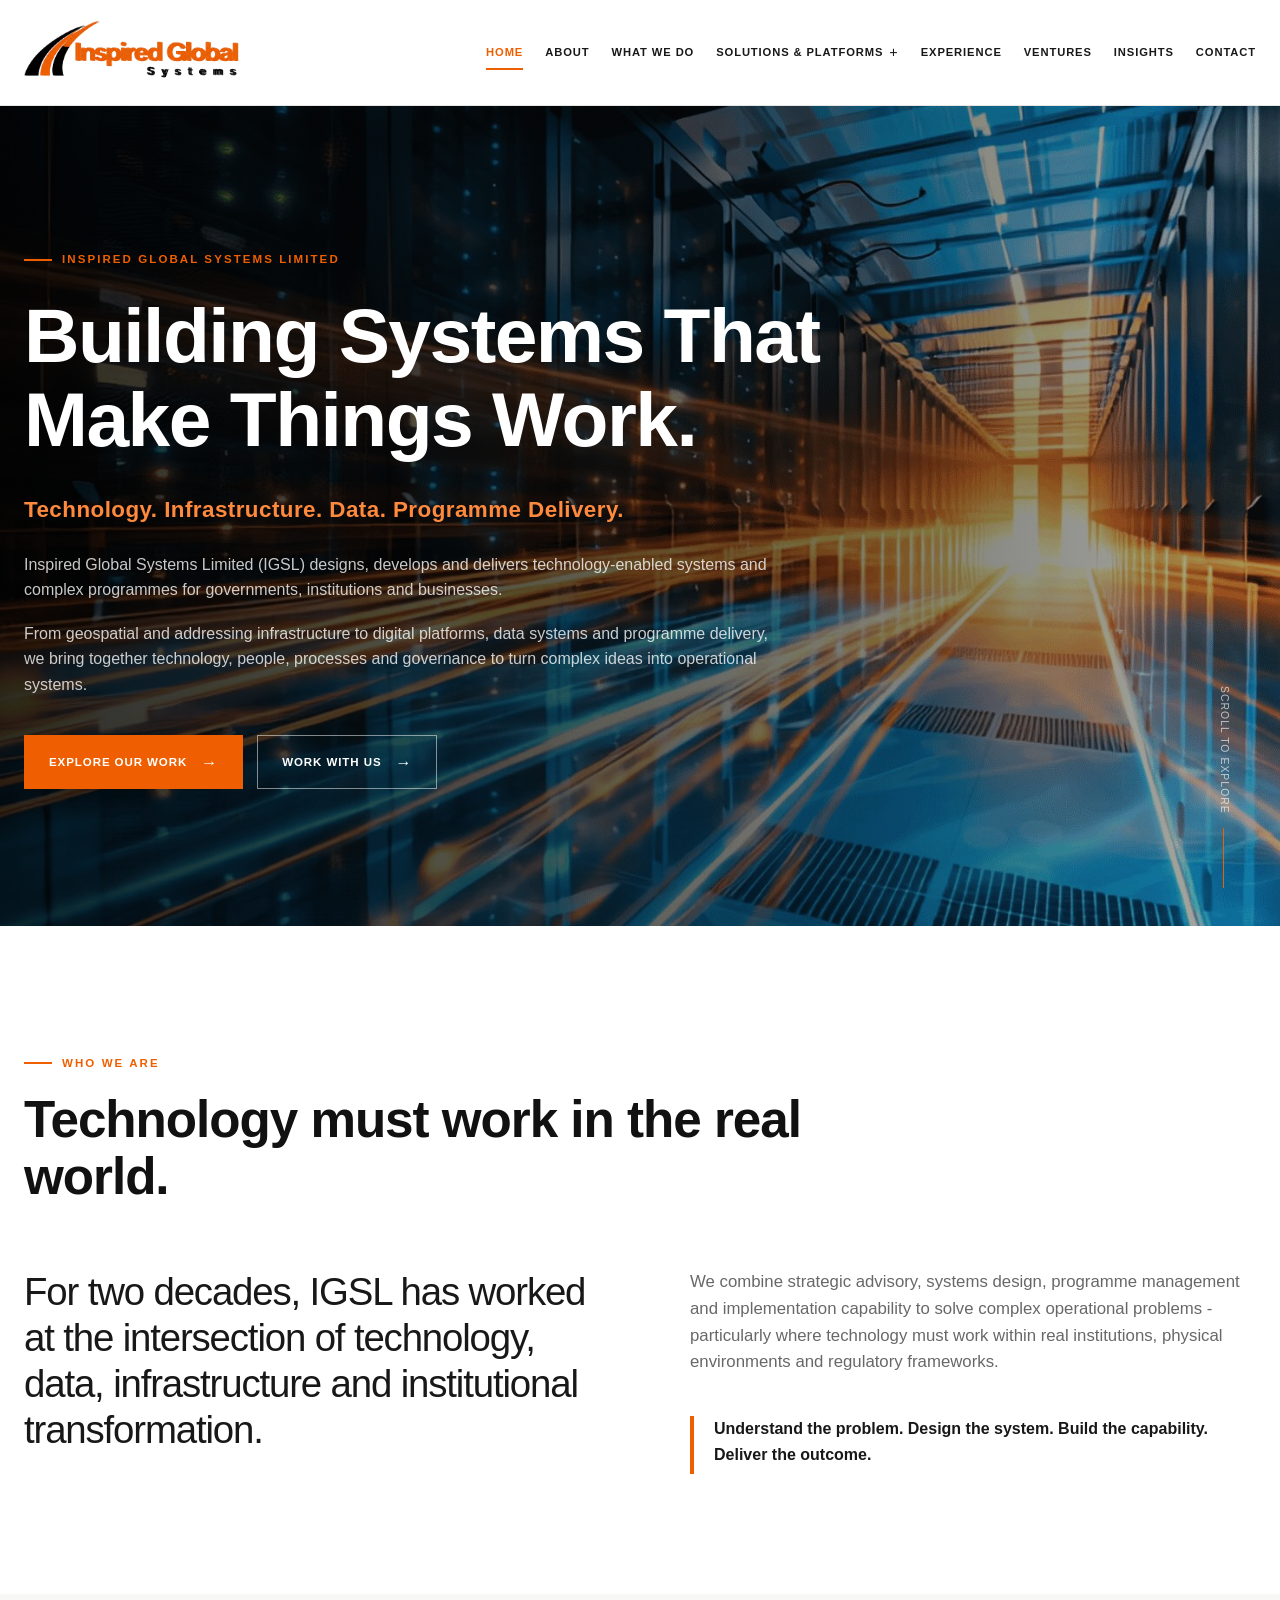
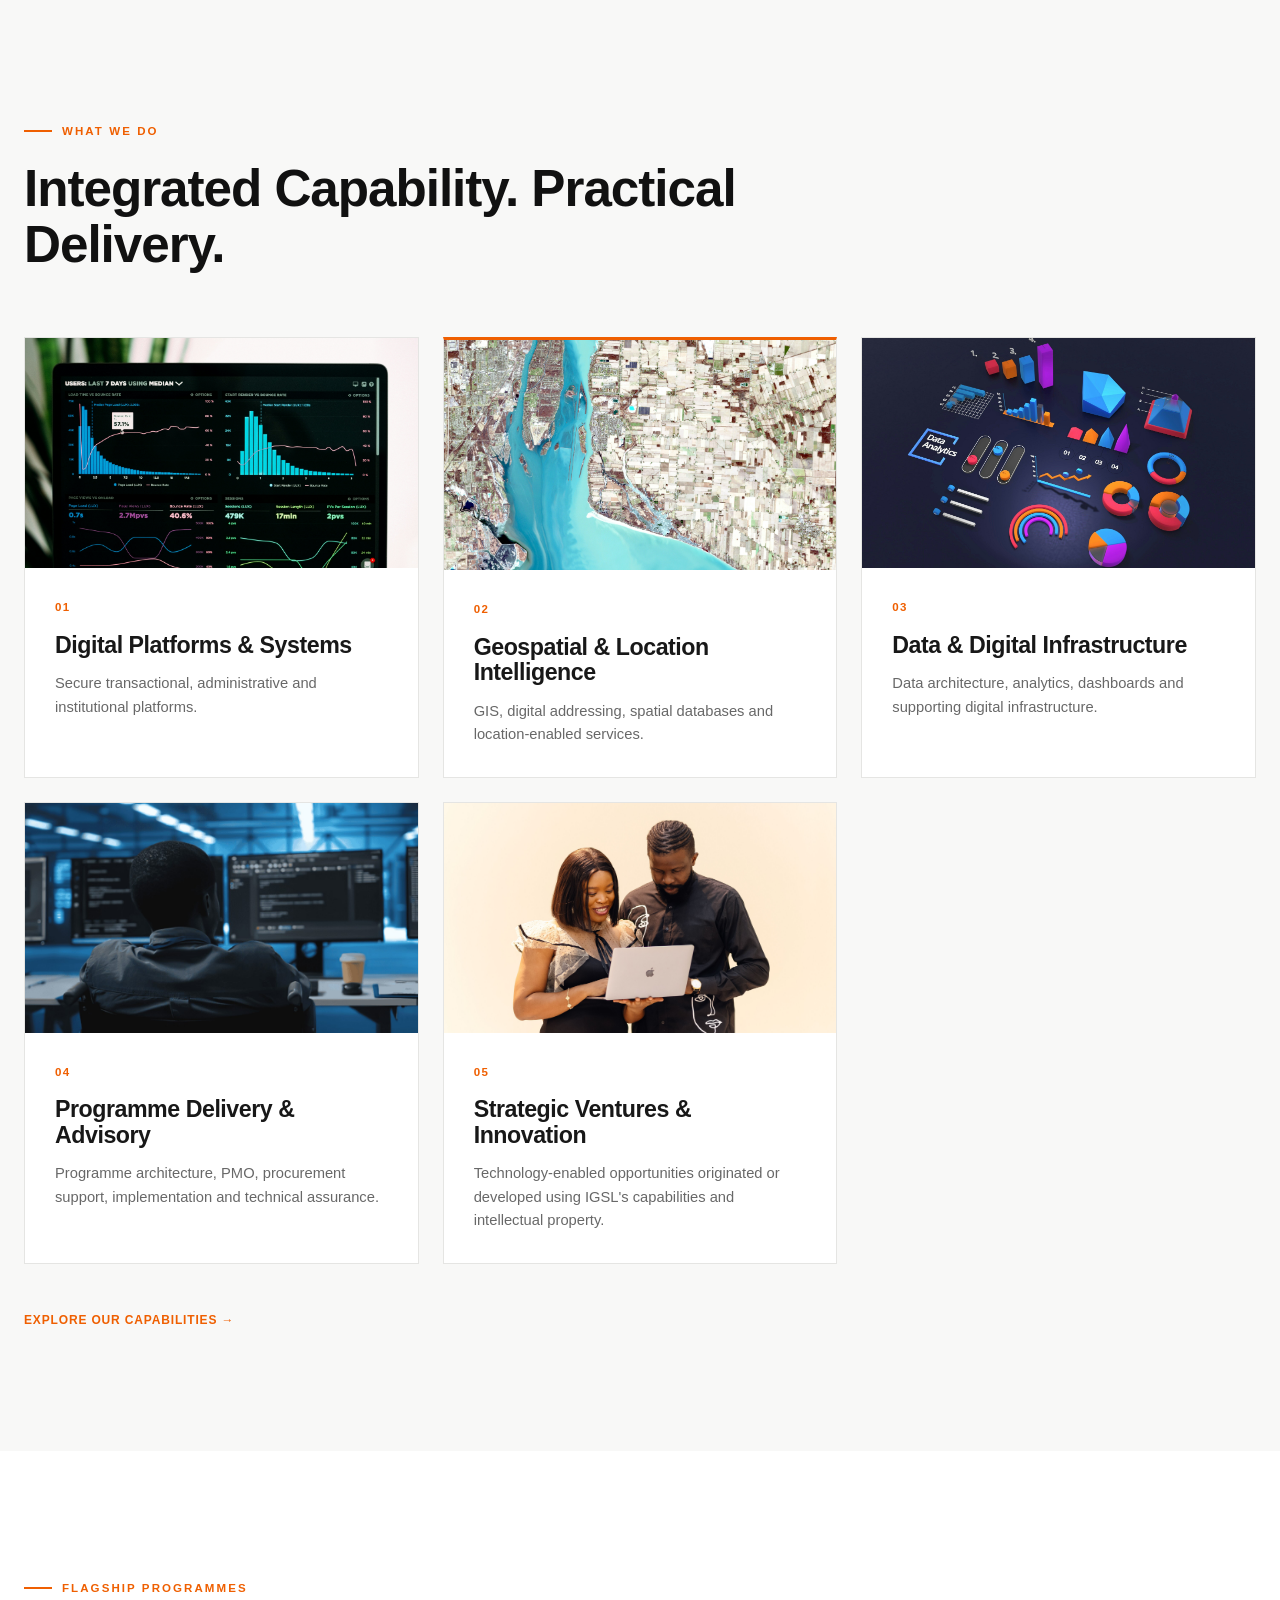
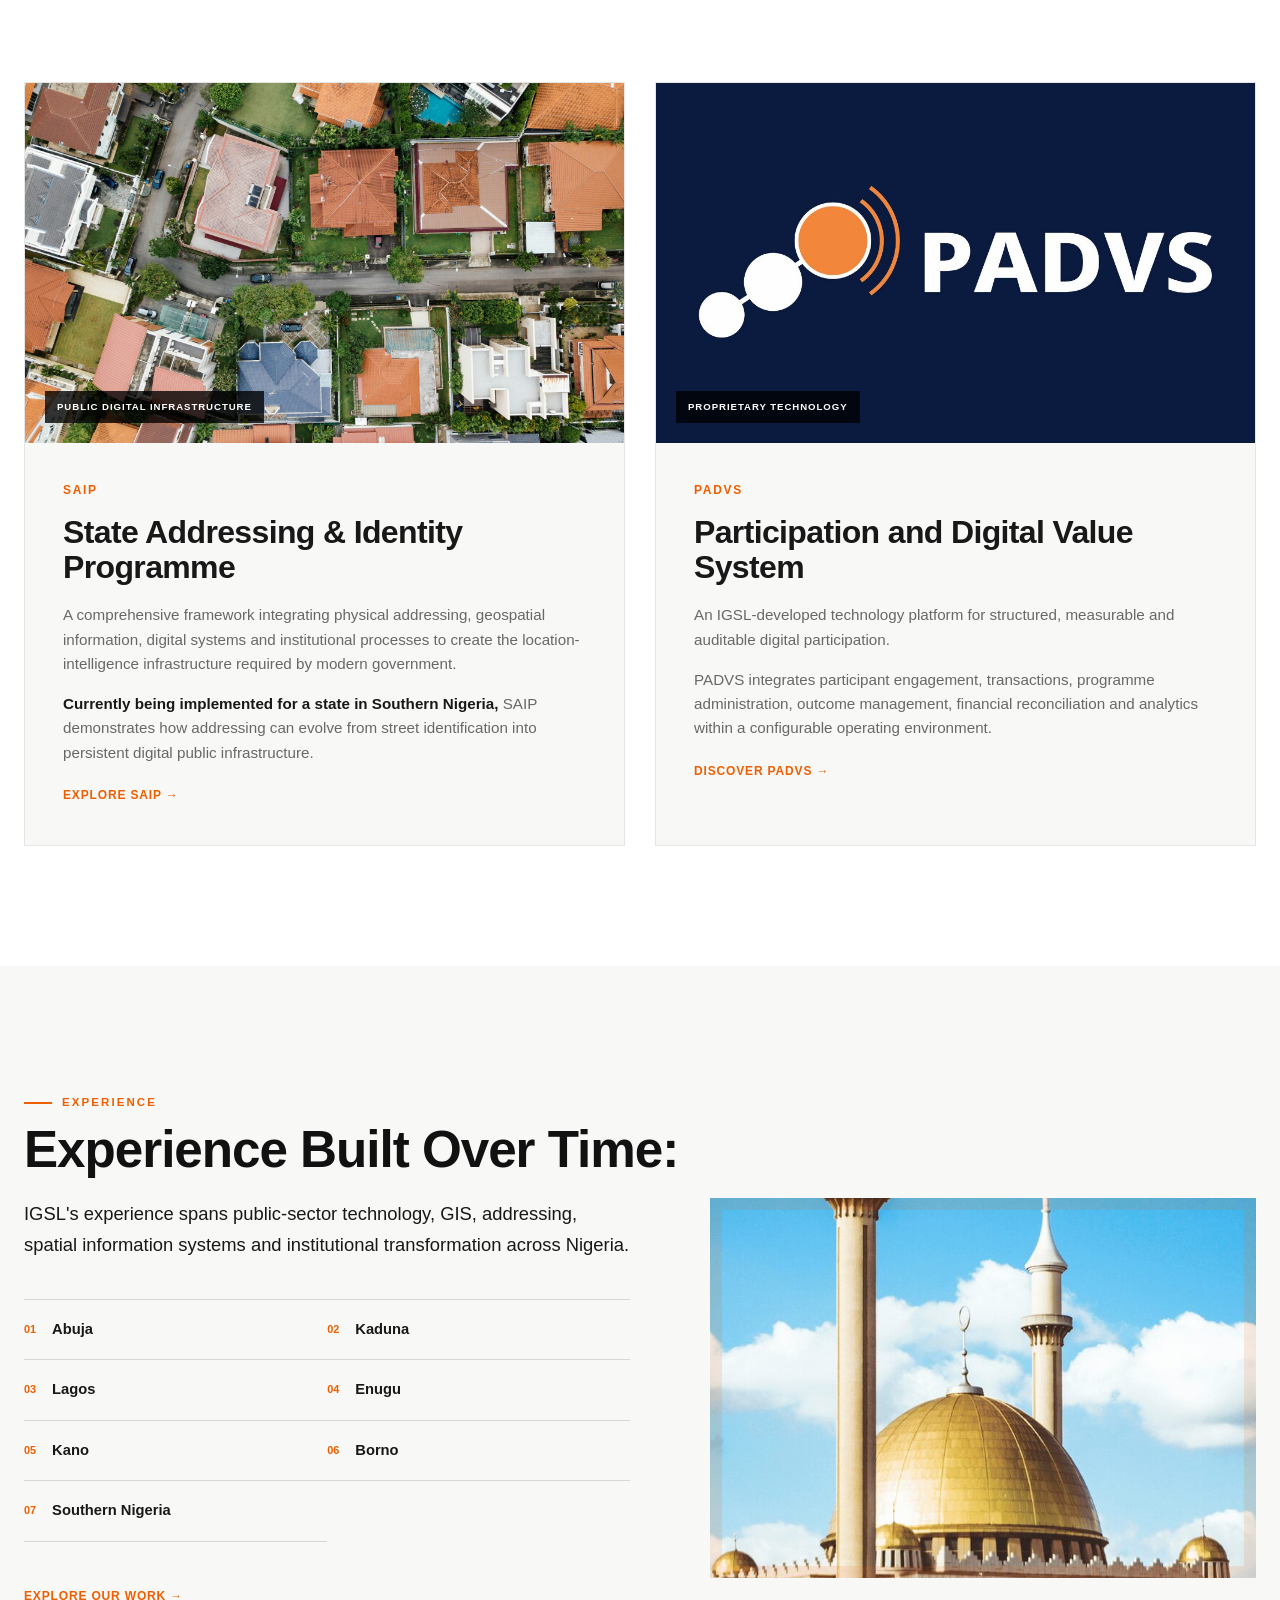
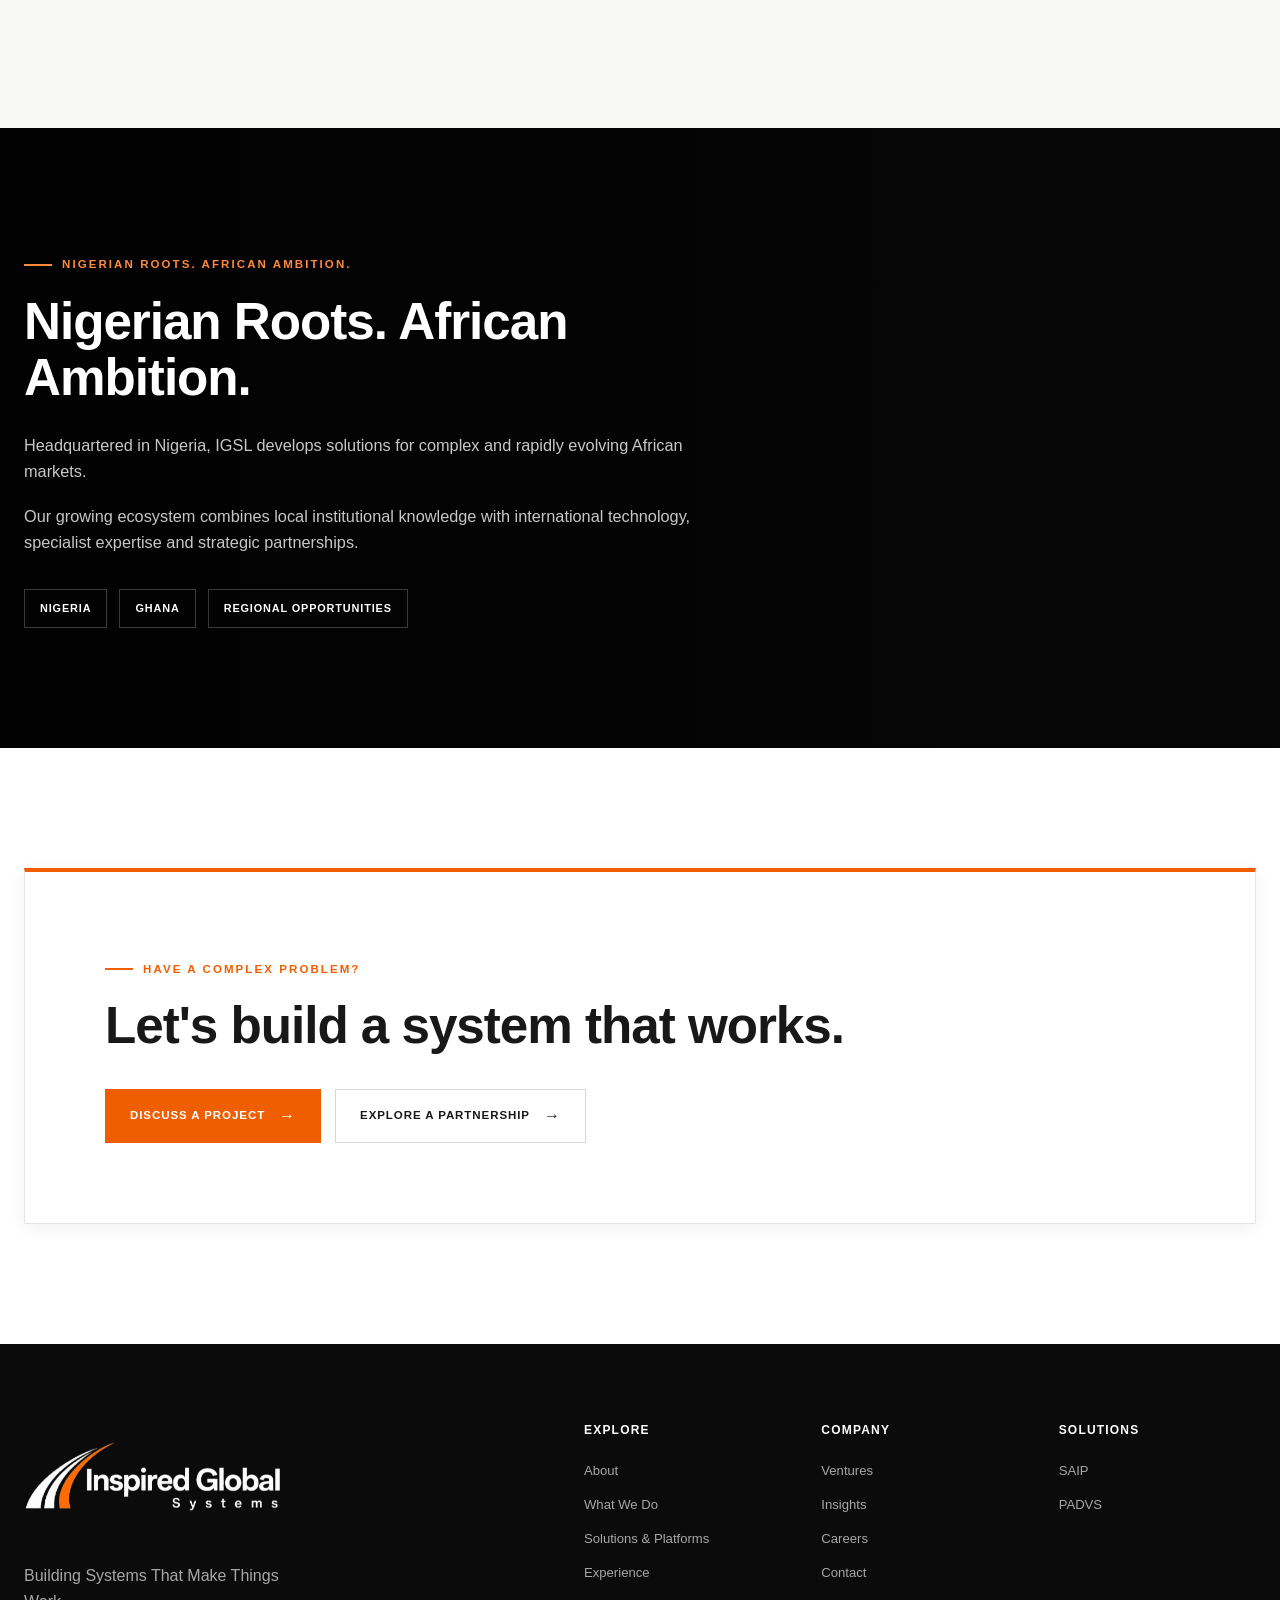
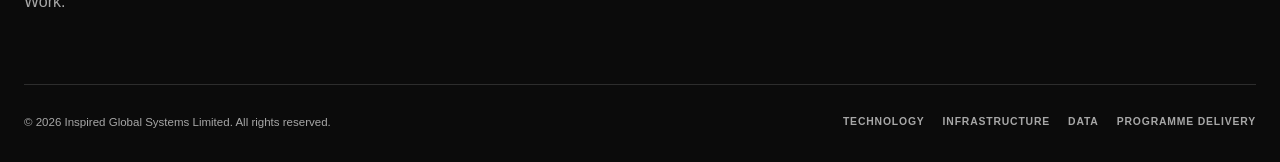
<file: index.html>
<!DOCTYPE html> 
<html lang="en"> 
 
<head> 
 
    <meta charset="UTF-8"> 
     
    <meta 
        name="viewport" 
        content="width=device-width, initial-scale=1.0" 
    > 
 
    <title> 
        Inspired Global Systems Limited | Building Systems That Make Things Work. 
    </title> 
 
    <meta 
        name="description" 
        content="Inspired Global Systems Limited (IGSL) designs, develops and delivers technology-enabled systems and complex programmes for governments, institutions and businesses." 
    > 
 
    <link rel="stylesheet" href="style.css"> 
 
    <!-- Favicon -->
    <link rel="icon" type="image/jpeg" href="images/igsl-favicon.jpeg">
    <link rel="apple-touch-icon" href="images/igsl-favicon.jpeg">

</head> 
 
 
<body> 
 
 
    <!-- ========================================= 
         HEADER 
    ========================================== --> 
 
    <header class="site-header"> 
 
        <div class="container nav-container"> 
 
            <a 
                href="index.html" 
                class="logo" 
                aria-label="Inspired Global Systems Limited Home" 
            > 
 
                <img 
                    src="images/igsl-logo.png" 
                    alt="Inspired Global Systems Limited" 
                    class="site-logo" 
                > 
 
            </a> 
 
 
            <button 
                class="menu-toggle" 
                type="button" 
                aria-label="Open navigation menu" 
                aria-expanded="false" 
            > 
 
                <span></span> 
                <span></span> 
                <span></span> 
 
            </button> 
 
 
            <nav 
                class="main-nav" 
                aria-label="Main navigation" 
            > 
 
                <a 
                    href="index.html" 
                    class="active" 
                    aria-current="page" 
                > 
                    HOME 
                </a> 
 
                <a href="about.html"> 
                    ABOUT 
                </a> 
 
                <a href="what-we-do.html"> 
                    WHAT WE DO 
                </a> 
 
 
                <div class="nav-dropdown"> 
 
                    <a 
                        href="solutions.html" 
                        class="dropdown-trigger" 
                        aria-expanded="false" 
                    > 
 
                        SOLUTIONS &amp; PLATFORMS 
 
                        <span aria-hidden="true"> 
                            + 
                        </span> 
 
                    </a> 
 
 
                    <div class="dropdown-menu"> 
 
                        <a href="saip.html"> 
                            SAIP 
                        </a> 
 
                        <a href="padvs.html"> 
                            PADVS 
                        </a> 
 
                    </div> 
 
                </div> 
 
 
                <a href="experience.html"> 
                    EXPERIENCE 
                </a> 
 
                <a href="ventures.html"> 
                    VENTURES 
                </a> 
 
                <a href="insights.html"> 
                    INSIGHTS 
                </a> 
 
                <a href="contact.html"> 
                    CONTACT 
                </a> 
 
            </nav> 
 
        </div> 
 
    </header> 
 
 
 
    <main> 
 
 
        <!-- ========================================= 
             HERO 
        ========================================== --> 
 
        <section class="hero"> 
 
            <div class="hero-background"> 
 
                <img 
                    src="images/hero-city.jpg" 
                    alt="" 
                    aria-hidden="true" 
                > 
 
                <div 
                    class="hero-overlay" 
                    aria-hidden="true" 
                ></div> 
 
            </div> 
 
 
            <div class="container hero-content"> 
 
                <div class="hero-copy"> 
 
                    <p class="eyebrow"> 
                        INSPIRED GLOBAL SYSTEMS LIMITED 
                    </p> 
 
 
                    <h1> 
                        Building Systems That Make Things Work. 
                    </h1> 
 
 
                    <p class="hero-tagline"> 
                        Technology. Infrastructure. Data. Programme Delivery. 
                    </p> 
 
 
                    <p class="hero-description"> 
 
                        Inspired Global Systems Limited (IGSL) designs, develops and 
                        delivers technology-enabled systems and complex programmes for 
                        governments, institutions and businesses. 
 
                    </p> 
 
 
                    <p class="hero-description"> 
 
                        From geospatial and addressing infrastructure to digital platforms, 
                        data systems and programme delivery, we bring together technology, 
                        people, processes and governance to turn complex ideas into 
                        operational systems. 
 
                    </p> 
 
 
                    <div class="hero-actions"> 
 
                        <a 
                            href="experience.html" 
                            class="btn btn-primary" 
                        > 
 
                            Explore Our Work 
 
                            <span aria-hidden="true"> 
                                → 
                            </span> 
 
                        </a> 
 
 
                        <a 
                            href="contact.html" 
                            class="btn btn-secondary" 
                        > 
 
                            Work With Us 
 
                            <span aria-hidden="true"> 
                                → 
                            </span> 
 
                        </a> 
 
                    </div> 
 
                </div> 
 
            </div> 
 
 
            <div class="hero-scroll"> 
 
                <span> 
                    Scroll to explore 
                </span> 
 
                <div 
                    class="scroll-line" 
                    aria-hidden="true" 
                ></div> 
 
            </div> 
 
        </section> 
 
 
 
        <!-- ========================================= 
             WHO WE ARE 
        ========================================== --> 
 
        <section class="section who-we-are"> 
 
            <div class="container"> 
 
 
                <div class="section-intro"> 
 
                    <div> 
 
                        <p class="eyebrow"> 
                            WHO WE ARE 
                        </p> 
 
                        <h2> 
                            Technology must work in the real world. 
                        </h2> 
 
                    </div> 
 
                </div> 
 
 
 
                <div class="who-grid"> 
 
 
                    <div class="who-statement"> 
 
                        <p class="large-statement"> 
 
                            For two decades, IGSL has worked at the intersection of 
                            technology, data, infrastructure and institutional transformation. 
 
                        </p> 
 
                    </div> 
 
 
 
                    <div class="who-content"> 
 
                        <p> 
 
                            We combine strategic advisory, systems design, programme 
                            management and implementation capability to solve complex 
                            operational problems - particularly where technology must work 
                            within real institutions, physical environments and regulatory 
                            frameworks. 
 
                        </p> 
 
 
                        <div class="philosophy-line"> 
 
                            <span aria-hidden="true"></span> 
 
                            <strong> 
 
                                Understand the problem. Design the system. Build the capability. 
                                Deliver the outcome. 
 
                            </strong> 
 
                        </div> 
 
                    </div> 
 
                </div> 
 
            </div> 
 
        </section> 
 
 
 
        <!-- ========================================= 
             WHAT WE DO 
        ========================================== --> 
 
        <section class="section capabilities"> 
 
            <div class="container"> 
 
 
                <div class="section-heading-row"> 
 
                    <div> 
 
                        <p class="eyebrow"> 
                            WHAT WE DO 
                        </p> 
 
                        <h2> 
                            Integrated Capability. Practical Delivery. 
                        </h2> 
 
                    </div> 
 
                </div> 
 
 
 
                <div class="capability-grid"> 
 
 
                    <!-- DIGITAL PLATFORMS & SYSTEMS --> 
 
                    <article class="capability-card"> 
 
                        <div class="capability-image"> 
 
                            <img 
                                src="images/what-we-do/digital-systems.jpg" 
                                alt="Digital platforms and systems" 
                                loading="lazy" 
                            > 
 
                        </div> 
 
 
                        <div class="capability-card-content"> 
 
                            <div class="capability-number"> 
                                01 
                            </div> 
 
 
                            <h3> 
                                Digital Platforms &amp; Systems 
                            </h3> 
 
 
                            <p> 
 
                                Secure transactional, administrative and institutional 
                                platforms. 
 
                            </p> 
 
                        </div> 
 
                    </article> 
 
 
 
                    <!-- GEOSPATIAL & LOCATION INTELLIGENCE --> 
 
                    <article class="capability-card featured-capability"> 
 
                        <div class="capability-image"> 
 
                            <img 
                                src="images/what-we-do/geospatial.jpg" 
                                alt="Geospatial and location intelligence" 
                                loading="lazy" 
                            > 
 
                        </div> 
 
 
                        <div class="capability-card-content"> 
 
                            <div class="capability-number"> 
                                02 
                            </div> 
 
 
                            <h3> 
                                Geospatial &amp; Location Intelligence 
                            </h3> 
 
 
                            <p> 
 
                                GIS, digital addressing, spatial databases and 
                                location-enabled services. 
 
                            </p> 
 
                        </div> 
 
                    </article> 
 
 
 
                    <!-- DATA & DIGITAL INFRASTRUCTURE --> 
 
                    <article class="capability-card"> 
 
                        <div class="capability-image"> 
 
                            <img 
                                src="images/what-we-do/data-analytics.jpg" 
                                alt="Data and digital infrastructure" 
                                loading="lazy" 
                            > 
 
                        </div> 
 
 
                        <div class="capability-card-content"> 
 
                            <div class="capability-number"> 
                                03 
                            </div> 
 
 
                            <h3> 
                                Data &amp; Digital Infrastructure 
                            </h3> 
 
 
                            <p> 
 
                                Data architecture, analytics, dashboards and supporting 
                                digital infrastructure. 
 
                            </p> 
 
                        </div> 
 
                    </article> 
 
 
 
                    <!-- PROGRAMME DELIVERY & ADVISORY --> 
 
                    <article class="capability-card"> 
 
                        <div class="capability-image"> 
 
                            <img 
                                src="images/what-we-do/infrastructure.jpg" 
                                alt="Infrastructure and programme delivery" 
                                loading="lazy" 
                            > 
 
                        </div> 
 
 
                        <div class="capability-card-content"> 
 
                            <div class="capability-number"> 
                                04 
                            </div> 
 
 
                            <h3> 
                                Programme Delivery &amp; Advisory 
                            </h3> 
 
 
                            <p> 
 
                                Programme architecture, PMO, procurement support, 
                                implementation and technical assurance. 
 
                            </p> 
 
                        </div> 
 
                    </article> 
 
 
 
                    <!-- STRATEGIC VENTURES & INNOVATION --> 
 
                    <article class="capability-card"> 
 
                        <div class="capability-image"> 
 
                            <img 
                                src="images/what-we-do/consulting.jpg" 
                                alt="Strategic ventures and innovation" 
                                loading="lazy" 
                            > 
 
                        </div> 
 
 
                        <div class="capability-card-content"> 
 
                            <div class="capability-number"> 
                                05 
                            </div> 
 
 
                            <h3> 
                                Strategic Ventures &amp; Innovation 
                            </h3> 
 
 
                            <p> 
 
                                Technology-enabled opportunities originated or developed 
                                using IGSL's capabilities and intellectual property. 
 
                            </p> 
 
                        </div> 
 
                    </article> 
 
 
                </div> 
 
 
 
                <div class="capabilities-cta"> 
 
                    <a 
                        href="what-we-do.html" 
                        class="arrow-link" 
                    > 
 
                        Explore Our Capabilities → 
 
                    </a> 
 
                </div> 
 
            </div> 
 
        </section> 
 
 
 
        <!-- ========================================= 
             FLAGSHIP PROGRAMMES 
        ========================================== --> 
 
        <section class="section flagship"> 
 
            <div class="container"> 
 
 
                <div class="section-heading-row"> 
 
                    <div> 
 
                        <p class="eyebrow"> 
                            FLAGSHIP PROGRAMMES 
                        </p> 
 
                    </div> 
 
                </div> 
 
 
 
                <div class="flagship-grid"> 
 
 
                    <!-- SAIP --> 
 
                    <article class="flagship-card saip-card"> 
 
                        <div class="flagship-image"> 
 
                            <img 
                                src="images/saip-location.jpg" 
                                alt="State Addressing and Identity Programme" 
                                loading="lazy" 
                            > 
 
 
                            <div class="image-label"> 
                                PUBLIC DIGITAL INFRASTRUCTURE 
                            </div> 
 
                        </div> 
 
 
                        <div class="flagship-content"> 
 
                            <div class="flagship-code"> 
                                SAIP 
                            </div> 
 
 
                            <h3> 
                                State Addressing &amp; Identity Programme 
                            </h3> 
 
 
                            <p> 
 
                                A comprehensive framework integrating physical addressing, 
                                geospatial information, digital systems and institutional 
                                processes to create the location-intelligence infrastructure 
                                required by modern government. 
 
                            </p> 
 
 
                            <p> 
 
                                <strong> 
 
                                    Currently being implemented for a state in Southern Nigeria, 
 
                                </strong> 
 
                                SAIP demonstrates how addressing can evolve from street 
                                identification into persistent digital public infrastructure. 
 
                            </p> 
 
 
                            <a 
                                href="saip.html" 
                                class="text-link" 
                            > 
 
                                Explore SAIP → 
 
                            </a> 
 
                        </div> 
 
                    </article> 
 
 
 
                    <!-- PADVS --> 
 
                    <article class="flagship-card padvs-card"> 
 
                        <div class="flagship-image"> 
 
                            <img 
                                src="images/padvs-platform.jpg" 
                                alt="Participation and Digital Value System" 
                                loading="lazy" 
                            > 
 
 
                            <div class="image-label"> 
                                PROPRIETARY TECHNOLOGY 
                            </div> 
 
                        </div> 
 
 
                        <div class="flagship-content"> 
 
                            <div class="flagship-code"> 
                                PADVS 
                            </div> 
 
 
                            <h3> 
                                Participation and Digital Value System 
                            </h3> 
 
 
                            <p> 
 
                                An IGSL-developed technology platform for structured, 
                                measurable and auditable digital participation. 
 
                            </p> 
 
 
                            <p> 
 
                                PADVS integrates participant engagement, transactions, 
                                programme administration, outcome management, financial 
                                reconciliation and analytics within a configurable 
                                operating environment. 
 
                            </p> 
 
 
                            <a 
                                href="padvs.html" 
                                class="text-link" 
                            > 
 
                                Discover PADVS → 
 
                            </a> 
 
                        </div> 
 
                    </article> 
 
 
                </div> 
 
            </div> 
 
        </section> 
 
 
 
        <!-- ========================================= 
             EXPERIENCE 
        ========================================== --> 
 
        <section class="section experience"> 
 
            <div class="container"> 
 
 
                <div class="section-heading-row"> 
 
                    <div> 
 
                        <p class="eyebrow"> 
                            EXPERIENCE 
                        </p> 
 
                        <h2> 
                            Experience Built Over Time: 
                        </h2> 
 
                    </div> 
 
                </div> 
 
 
 
                <div class="experience-grid"> 
 
 
                    <div class="experience-content"> 
 
 
                        <p class="experience-lead"> 
 
                            IGSL's experience spans public-sector technology, GIS, 
                            addressing, spatial information systems and institutional 
                            transformation across Nigeria. 
 
                        </p> 
 
 
 
                        <div class="experience-locations"> 
 
 
                            <div class="location-item"> 
 
                                <span> 
                                    01 
                                </span> 
 
                                <strong> 
                                    Abuja 
                                </strong> 
 
                            </div> 
 
 
                            <div class="location-item"> 
 
                                <span> 
                                    02 
                                </span> 
 
                                <strong> 
                                    Kaduna 
                                </strong> 
 
                            </div> 
 
 
                            <div class="location-item"> 
 
                                <span> 
                                    03 
                                </span> 
 
                                <strong> 
                                    Lagos 
                                </strong> 
 
                            </div> 
 
 
                            <div class="location-item"> 
 
                                <span> 
                                    04 
                                </span> 
 
                                <strong> 
                                    Enugu 
                                </strong> 
 
                            </div> 
 
 
                            <div class="location-item"> 
 
                                <span> 
                                    05 
                                </span> 
 
                                <strong> 
                                    Kano 
                                </strong> 
 
                            </div> 
 
 
                            <div class="location-item"> 
 
                                <span> 
                                    06 
                                </span> 
 
                                <strong> 
                                    Borno 
                                </strong> 
 
                            </div> 
 
 
                            <div class="location-item"> 
 
                                <span> 
                                    07 
                                </span> 
 
                                <strong> 
                                    Southern Nigeria 
                                </strong> 
 
                            </div> 
 
 
                        </div> 
 
 
 
                        <a 
                            href="experience.html" 
                            class="arrow-link" 
                        > 
 
                            Explore Our Work → 
 
                        </a> 
 
 
                    </div> 
 
 
 
                    <div class="experience-image"> 
 
                        <img 
                            src="images/experience-africa.jpg" 
                            alt="Experience across Nigeria" 
                            loading="lazy" 
                        > 
 
                    </div> 
 
 
                </div> 
 
            </div> 
 
        </section> 
 
 
 
        <!-- ========================================= 
             NIGERIAN ROOTS. AFRICAN AMBITION. 
        ========================================== --> 
 
        <section class="section african-ambition"> 
 
 
            <div class="african-background"> 
 
                <img 
                    src="images/african-cities.jpg" 
                    alt="" 
                    aria-hidden="true" 
                    loading="lazy" 
                > 
 
                <div 
                    class="african-overlay" 
                    aria-hidden="true" 
                ></div> 
 
            </div> 
 
 
 
            <div class="container african-content"> 
 
 
                <div class="african-copy"> 
 
 
                    <p class="eyebrow light-eyebrow"> 
 
                        NIGERIAN ROOTS. AFRICAN AMBITION. 
 
                    </p> 
 
 
                    <h2> 
 
                        Nigerian Roots. African Ambition. 
 
                    </h2> 
 
 
                    <p> 
 
                        Headquartered in Nigeria, IGSL develops solutions for complex 
                        and rapidly evolving African markets. 
 
                    </p> 
 
 
                    <p> 
 
                        Our growing ecosystem combines local institutional knowledge 
                        with international technology, specialist expertise and 
                        strategic partnerships. 
 
                    </p> 
 
 
 
                    <div class="africa-regions"> 
 
 
                        <span> 
                            Nigeria 
                        </span> 
 
 
                        <span> 
                            Ghana 
                        </span> 
 
 
                        <span> 
                            Regional Opportunities 
                        </span> 
 
 
                    </div> 
 
 
                </div> 
 
 
            </div> 
 
 
        </section> 
 
 
 
        <!-- ========================================= 
             HOMEPAGE CTA 
        ========================================== --> 
 
        <section class="section final-cta"> 
 
            <div class="container"> 
 
 
                <div class="cta-box"> 
 
 
                    <div class="cta-content"> 
 
 
                        <p class="eyebrow"> 
 
                            HAVE A COMPLEX PROBLEM? 
 
                        </p> 
 
 
                        <h2> 
 
                            Let's build a system that works. 
 
                        </h2> 
 
 
 
                        <div class="cta-actions"> 
 
 
                            <a 
                                href="contact.html" 
                                class="btn btn-primary" 
                            > 
 
                                Discuss a Project 
 
                                <span aria-hidden="true"> 
                                    → 
                                </span> 
 
                            </a> 
 
 
                            <a 
                                href="contact.html" 
                                class="btn btn-outline" 
                            > 
 
                                Explore a Partnership 
 
                                <span aria-hidden="true"> 
                                    → 
                                </span> 
 
 
                            </a> 
 
 
                        </div> 
 
 
                    </div> 
 
 
                </div> 
 
 
            </div> 
 
        </section> 
 
 
    </main> 
 
 
 
    <!-- ========================================= 
         FOOTER 
    ========================================== --> 
 
    <footer class="site-footer"> 
 
 
        <div class="container"> 
 
 
            <div class="footer-main"> 
 
 
                <div class="footer-brand"> 
 
 
                    <a 
                        href="index.html" 
                        class="logo footer-logo" 
                        aria-label="Inspired Global Systems Limited Home" 
                    > 
 
                        <img 
                            src="images/igsl-footer-logo.png" 
                            alt="Inspired Global Systems Limited" 
                            class="footer-site-logo" 
                        > 
 
                    </a> 
 
 
                    <p> 
 
                        Building Systems That Make Things Work. 
 
                    </p> 
 
 
                </div> 
 
 
 
                <div class="footer-links"> 
 
 
                    <div class="footer-column"> 
 
 
                        <h4> 
                            Explore 
                        </h4> 
 
 
                        <a href="about.html"> 
                            About 
                        </a> 
 
 
                        <a href="what-we-do.html"> 
                            What We Do 
                        </a> 
 
 
                        <a href="solutions.html"> 
                            Solutions &amp; Platforms 
                        </a> 
 
 
                        <a href="experience.html"> 
                            Experience 
                        </a> 
 
 
                    </div> 
 
 
 
                    <div class="footer-column"> 
 
 
                        <h4> 
                            Company 
                        </h4> 
 
 
                        <a href="ventures.html"> 
                            Ventures 
                        </a> 
 
 
                        <a href="insights.html"> 
                            Insights 
                        </a> 
 
 
                        <a href="careers.html"> 
                            Careers 
                        </a> 
 
 
                        <a href="contact.html"> 
                            Contact 
                        </a> 
 
 
                    </div> 
 
 
 
                    <div class="footer-column"> 
 
 
                        <h4> 
                            Solutions 
                        </h4> 
 
 
                        <a href="saip.html"> 
                            SAIP 
                        </a> 
 
 
                        <a href="padvs.html"> 
                            PADVS 
                        </a> 
 
 
                    </div> 
 
 
                </div> 
 
 
            </div> 
 
 
 
            <div class="footer-bottom"> 
 
 
                <p> 
 
                    &copy; 2026 Inspired Global Systems Limited. 
                    All rights reserved. 
 
                </p> 
 
 
                <div class="footer-meta"> 
 
 
                    <span> 
                        Technology 
                    </span> 
 
 
                    <span> 
                        Infrastructure 
                    </span> 
 
 
                    <span> 
                        Data 
                    </span> 
 
 
                    <span> 
                        Programme Delivery 
                    </span> 
 
                </div> 
 
 
            </div> 
 
 
        </div> 
 
 
    </footer> 
 
 
    <script src="script.js"></script> 
 
 
</body> 
 
</html>
</file>
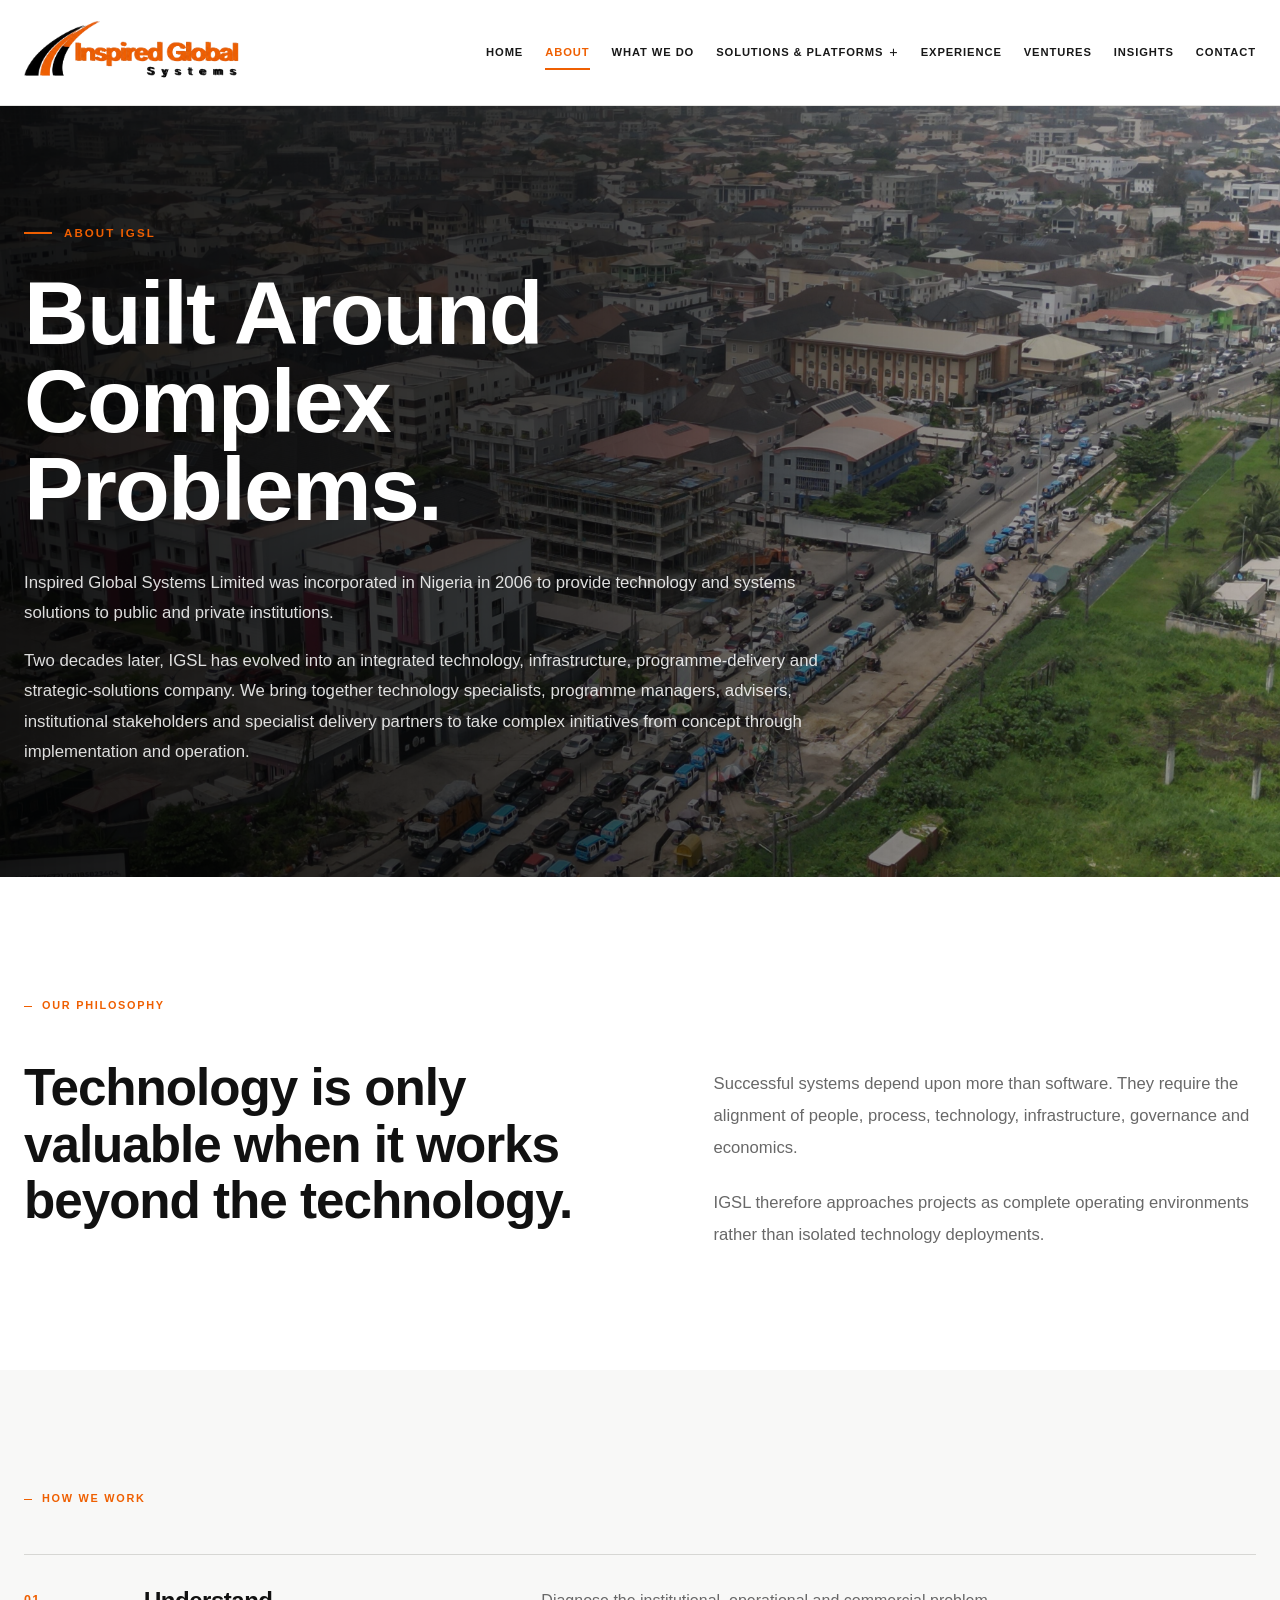
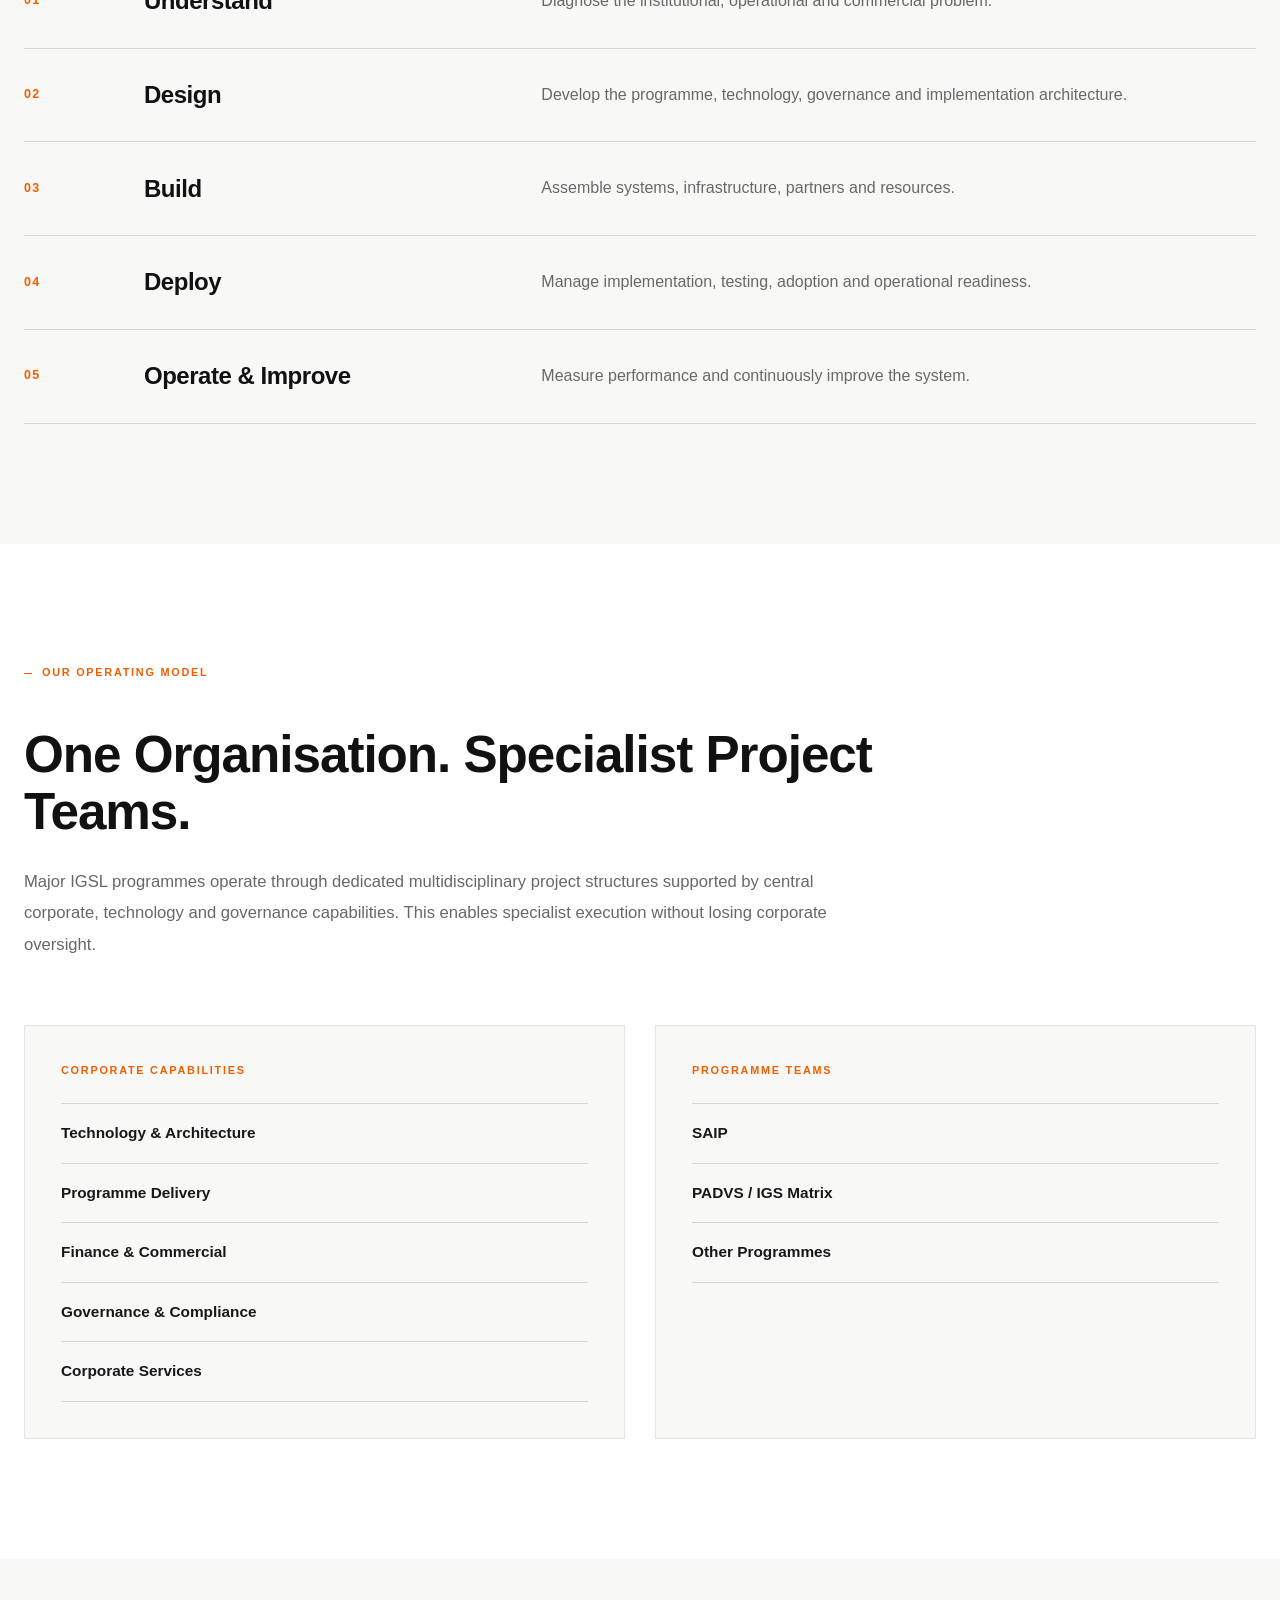
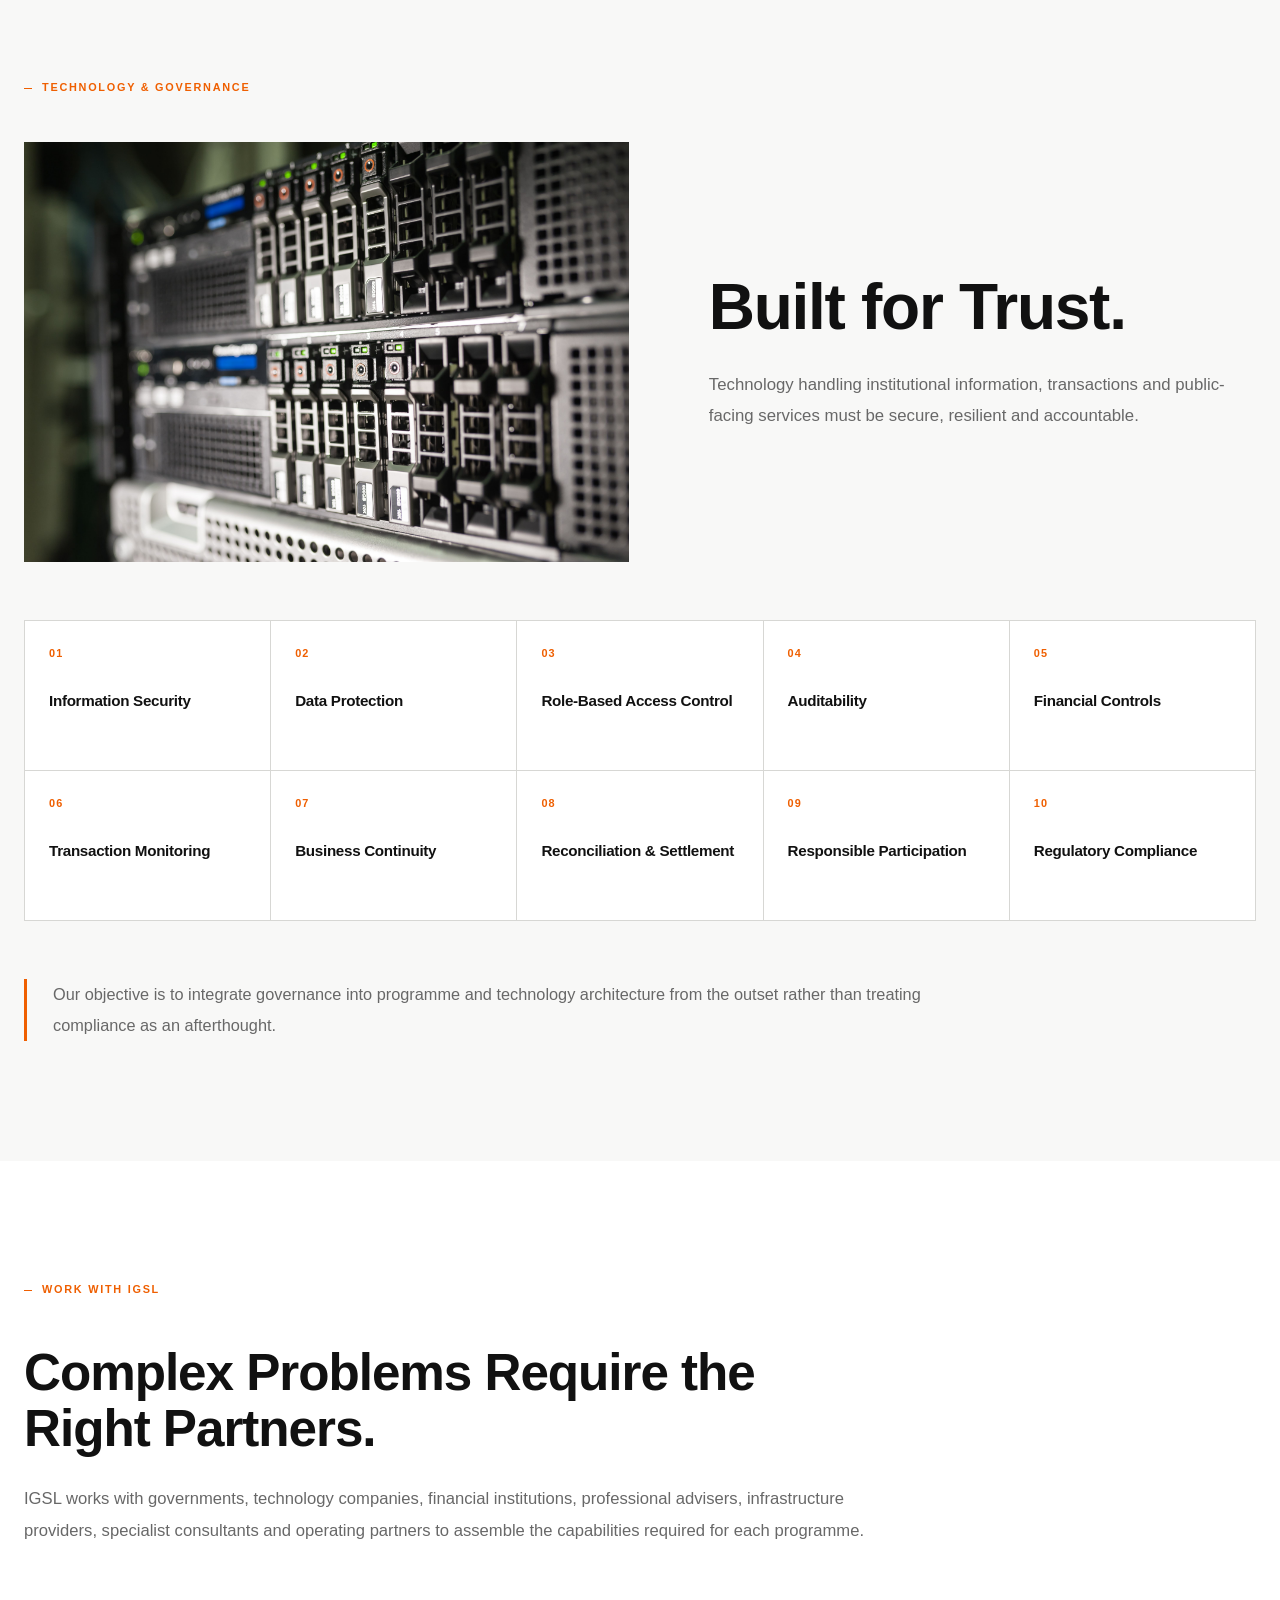
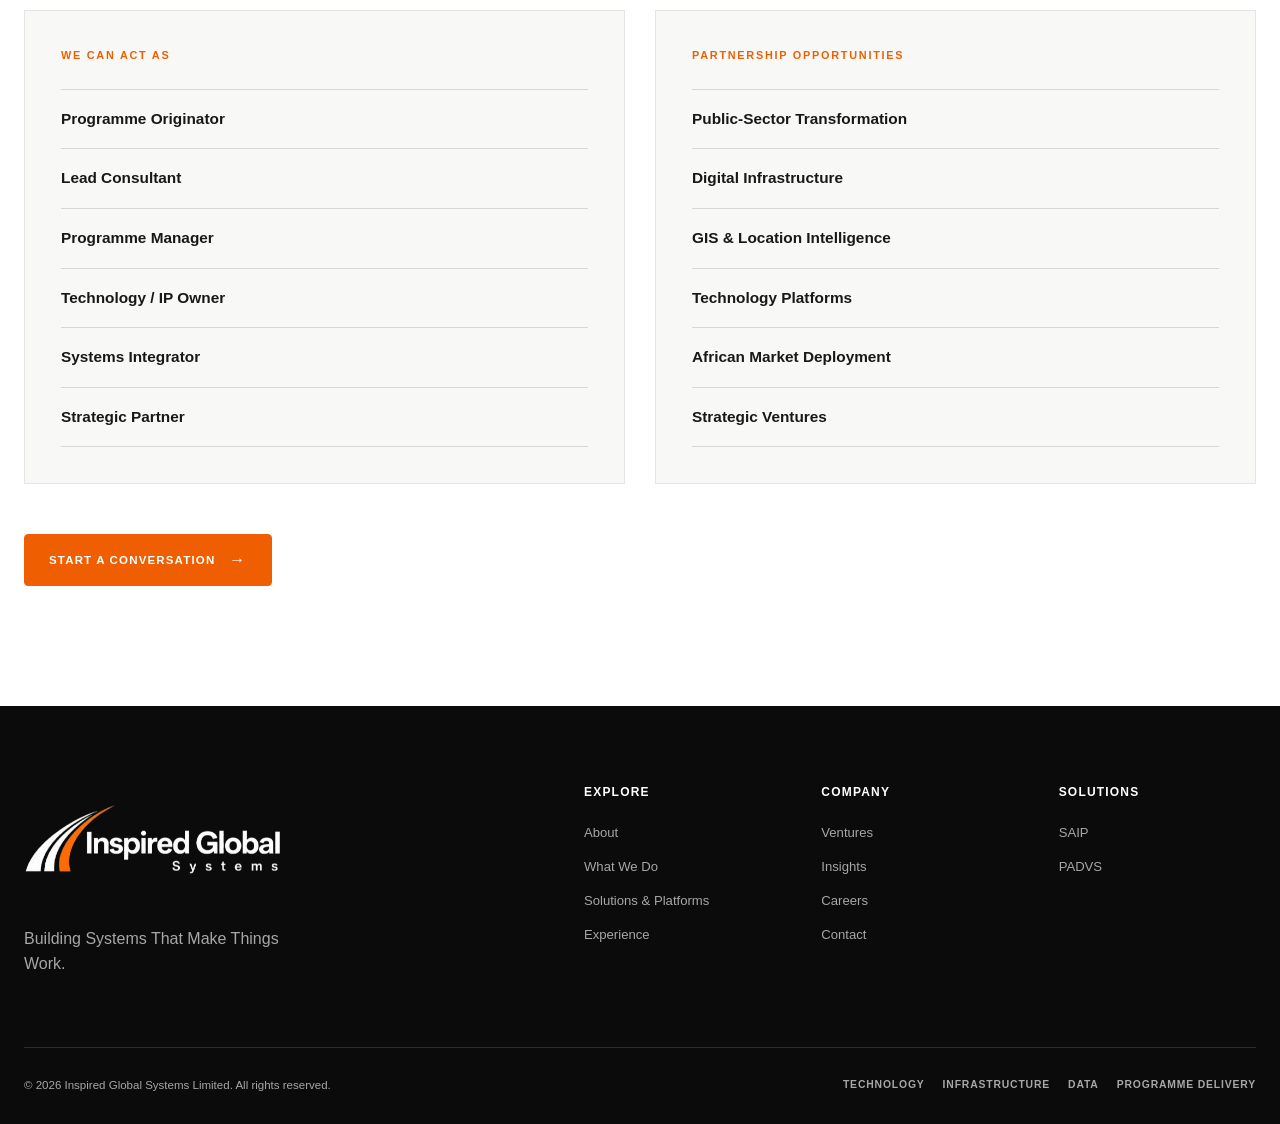
<file: about.html>
<!DOCTYPE html> 
<html lang="en"> 
 
<head> 
    <meta charset="UTF-8"> 
    <meta name="viewport" content="width=device-width, initial-scale=1.0"> 
 
    <title>About | Inspired Global Systems Limited</title> 
 
    <meta 
        name="description" 
        content="Learn about Inspired Global Systems Limited, its approach to technology, infrastructure, data and programme delivery." 
    > 
    <link rel="stylesheet" href="style.css"> 
    <link rel="stylesheet" href="about.css"> 
    <!-- Favicon -->
    <link rel="icon" type="image/jpeg" href="images/igsl-favicon.jpeg">
    <link rel="apple-touch-icon" href="images/igsl-favicon.jpeg">

</head> 
 
<body> 
 
    <!-- ========================================================= 
         HEADER 
    ========================================================== --> 
    <header class="site-header" id="siteHeader"> 
        <div class="container nav-container"> 
 
            <a 
                href="index.html" 
                class="logo" 
                aria-label="Inspired Global Systems Limited Home" 
            > 
                <img 
                    src="images/igsl-logo.png" 
                    alt="Inspired Global Systems Limited" 
                    class="site-logo" 
                > 
            </a> 
 
            <button 
                class="menu-toggle" 
                type="button" 
                aria-label="Open navigation menu" 
                aria-expanded="false" 
            > 
                <span></span> 
                <span></span> 
                <span></span> 
            </button> 
 
            <nav 
                class="main-nav" 
                id="mainNav" 
                aria-label="Main navigation" 
            > 
 
                <a href="index.html">HOME</a> 
 
                <a href="about.html" class="active" aria-current="page">ABOUT</a> 
 
                <a href="what-we-do.html">WHAT WE DO</a> 
 
                <div class="nav-dropdown"> 
 
                    <a 
                        href="solutions.html" 
                        class="dropdown-trigger" 
                        aria-expanded="false" 
                    > 
                        SOLUTIONS &amp; PLATFORMS 
                        <span aria-hidden="true">+</span> 
                    </a> 
 
                    <div class="dropdown-menu"> 
                        <a href="saip.html">SAIP</a> 
                        <a href="padvs.html">PADVS</a> 
                    </div> 
 
                </div> 
 
                <a href="experience.html">EXPERIENCE</a> 
 
                <a href="ventures.html">VENTURES</a> 
 
                <a href="insights.html">INSIGHTS</a> 
 
                <a href="contact.html">CONTACT</a> 
 
            </nav> 
 
        </div> 
    </header> 
 
 
    <main> 
 
        <!-- ===================================================== 
             HERO 
        ====================================================== --> 
        <section class="about-hero"> 
 
            <div class="container"> 
 
                <div class="about-hero-content"> 
 
                    <span class="eyebrow"> 
                        ABOUT IGSL 
                    </span> 
 
                    <h1> 
                        Built Around<br> 
                        Complex Problems. 
                    </h1> 
 
                    <p> 
                        Inspired Global Systems Limited was incorporated in Nigeria in 2006 to provide technology and systems solutions to public and private institutions. 
                    </p> 
 
                    <p> 
                        Two decades later, IGSL has evolved into an integrated technology, infrastructure, programme-delivery and strategic-solutions company. We bring together technology specialists, programme managers, advisers, institutional stakeholders and specialist delivery partners to take complex initiatives from concept through implementation and operation. 
                    </p> 
 
                </div> 
 
            </div> 
 
        </section> 
 
 
        <!-- ===================================================== 
             OUR PHILOSOPHY 
        ====================================================== --> 
        <section class="section philosophy-section"> 
 
            <div class="container"> 
 
                <div class="section-marker"> 
                    <span>OUR PHILOSOPHY</span> 
                </div> 
 
                <div class="philosophy-layout"> 
 
                    <div class="philosophy-heading"> 
 
                        <h2> 
                            Technology is only valuable when it works beyond the technology. 
                        </h2> 
 
                    </div> 
 
                    <div class="philosophy-content"> 
 
                        <p> 
                            Successful systems depend upon more than software. They require the alignment of people, process, technology, infrastructure, governance and economics. 
                        </p> 
 
                        <p> 
                            IGSL therefore approaches projects as complete operating environments rather than isolated technology deployments. 
                        </p> 
 
                    </div> 
 
                </div> 
 
            </div> 
 
        </section> 
 
 
        <!-- ===================================================== 
             HOW WE WORK 
        ====================================================== --> 
        <section class="section how-we-work-section"> 
 
            <div class="container"> 
 
                <div class="section-marker"> 
                    <span>HOW WE WORK</span> 
                </div> 
 
                <div class="process-list"> 
 
                    <div class="process-item"> 
 
                        <div class="process-number"> 
                            01 
                        </div> 
 
                        <div class="process-content"> 
 
                            <h3>Understand</h3> 
 
                            <p> 
                                Diagnose the institutional, operational and commercial problem. 
                            </p> 
 
                        </div> 
 
                    </div> 
 
 
                    <div class="process-item"> 
 
                        <div class="process-number"> 
                            02 
                        </div> 
 
                        <div class="process-content"> 
 
                            <h3>Design</h3> 
 
                            <p> 
                                Develop the programme, technology, governance and implementation architecture. 
                            </p> 
 
                        </div> 
 
                    </div> 
 
 
                    <div class="process-item"> 
 
                        <div class="process-number"> 
                            03 
                        </div> 
 
                        <div class="process-content"> 
 
                            <h3>Build</h3> 
 
                            <p> 
                                Assemble systems, infrastructure, partners and resources. 
                            </p> 
 
                        </div> 
 
                    </div> 
 
 
                    <div class="process-item"> 
 
                        <div class="process-number"> 
                            04 
                        </div> 
 
                        <div class="process-content"> 
 
                            <h3>Deploy</h3> 
 
                            <p> 
                                Manage implementation, testing, adoption and operational readiness. 
                            </p> 
 
                        </div> 
 
                    </div> 
 
 
                    <div class="process-item"> 
 
                        <div class="process-number"> 
                            05 
                        </div> 
 
                        <div class="process-content"> 
 
                            <h3>Operate &amp; Improve</h3> 
 
                            <p> 
                                Measure performance and continuously improve the system. 
                            </p> 
 
                        </div> 
 
                    </div> 
 
                </div> 
 
            </div> 
 
        </section> 
 
 
        <!-- ===================================================== 
             OUR OPERATING MODEL 
        ====================================================== --> 
        <section class="section operating-model-section"> 
 
            <div class="container"> 
 
                <div class="section-marker"> 
                    <span>OUR OPERATING MODEL</span> 
                </div> 
 
                <div class="operating-model-heading"> 
 
                    <h2> 
                        One Organisation. Specialist Project Teams. 
                    </h2> 
 
                    <p> 
                        Major IGSL programmes operate through dedicated multidisciplinary project structures supported by central corporate, technology and governance capabilities. This enables specialist execution without losing corporate oversight. 
                    </p> 
 
                </div> 
 
 
                <div class="operating-model-grid"> 
 
                    <div class="operating-column"> 
 
                        <div class="operating-label"> 
                            CORPORATE CAPABILITIES 
                        </div> 
 
                        <div class="operating-list"> 
 
                            <div class="operating-item"> 
                                Technology &amp; Architecture 
                            </div> 
 
                            <div class="operating-item"> 
                                Programme Delivery 
                            </div> 
 
                            <div class="operating-item"> 
                                Finance &amp; Commercial 
                            </div> 
 
                            <div class="operating-item"> 
                                Governance &amp; Compliance 
                            </div> 
 
                            <div class="operating-item"> 
                                Corporate Services 
                            </div> 
 
                        </div> 
 
                    </div> 
 
 
                    <div class="operating-column"> 
 
                        <div class="operating-label"> 
                            PROGRAMME TEAMS 
                        </div> 
 
                        <div class="operating-list"> 
 
                            <div class="operating-item"> 
                                SAIP 
                            </div> 
 
                            <div class="operating-item"> 
                                PADVS / IGS Matrix 
                            </div> 
 
                            <div class="operating-item"> 
                                Other Programmes 
                            </div> 
 
                        </div> 
 
                    </div> 
 
                </div> 
 
            </div> 
 
        </section> 
 
 
        <!-- ===================================================== 
             TECHNOLOGY & GOVERNANCE 
        ====================================================== --> 
        <section class="section governance-section"> 
 
            <div class="container"> 
 
                <div class="section-marker"> 
                    <span>TECHNOLOGY &amp; GOVERNANCE</span> 
                </div> 
 
                <div class="governance-layout"> 
 
                    <div class="technology-image"> 
 
                        <img 
                            src="images/about/about-technology.jpg" 
                            alt="Technology and governance infrastructure" 
                            loading="lazy" 
                        > 
 
                    </div> 
 
 
                    <div class="governance-content"> 
 
                        <div class="governance-heading"> 
 
                            <h2> 
                                Built for Trust. 
                            </h2> 
 
                        </div> 
 
                        <div class="governance-description"> 
 
                            <p> 
                                Technology handling institutional information, transactions and public-facing services must be secure, resilient and accountable. 
                            </p> 
 
                        </div> 
 
                    </div> 
 
                </div> 
 
 
                <div class="governance-grid"> 
 
                    <div class="governance-item"> 
                        <span>01</span> 
                        <h3>Information Security</h3> 
                    </div> 
 
                    <div class="governance-item"> 
                        <span>02</span> 
                        <h3>Data Protection</h3> 
                    </div> 
 
                    <div class="governance-item"> 
                        <span>03</span> 
                        <h3>Role-Based Access Control</h3> 
                    </div> 
 
                    <div class="governance-item"> 
                        <span>04</span> 
                        <h3>Auditability</h3> 
                    </div> 
 
                    <div class="governance-item"> 
                        <span>05</span> 
                        <h3>Financial Controls</h3> 
                    </div> 
 
                    <div class="governance-item"> 
                        <span>06</span> 
                        <h3>Transaction Monitoring</h3> 
                    </div> 
 
                    <div class="governance-item"> 
                        <span>07</span> 
                        <h3>Business Continuity</h3> 
                    </div> 
 
                    <div class="governance-item"> 
                        <span>08</span> 
                        <h3>Reconciliation &amp; Settlement</h3> 
                    </div> 
 
                    <div class="governance-item"> 
                        <span>09</span> 
                        <h3>Responsible Participation</h3> 
                    </div> 
 
                    <div class="governance-item"> 
                        <span>10</span> 
                        <h3>Regulatory Compliance</h3> 
                    </div> 
 
                </div> 
 
 
                <div class="governance-objective"> 
 
                    <p> 
                        Our objective is to integrate governance into programme and technology architecture from the outset rather than treating compliance as an afterthought. 
                    </p> 
 
                </div> 
 
            </div> 
 
        </section> 
 
 
        <!-- ===================================================== 
             WORK WITH IGSL 
        ====================================================== --> 
        <section class="section work-with-section"> 
 
            <div class="container"> 
 
                <div class="section-marker"> 
                    <span>WORK WITH IGSL</span> 
                </div> 
 
                <div class="work-heading"> 
 
                    <h2> 
                        Complex Problems Require the Right Partners. 
                    </h2> 
 
                    <p> 
                        IGSL works with governments, technology companies, financial institutions, professional advisers, infrastructure providers, specialist consultants and operating partners to assemble the capabilities required for each programme. 
                    </p> 
 
                </div> 
 
 
                <div class="work-grid"> 
 
                    <div class="work-column"> 
 
                        <div class="work-label"> 
                            WE CAN ACT AS 
                        </div> 
 
                        <div class="work-list"> 
 
                            <div class="work-item"> 
                                Programme Originator 
                            </div> 
 
                            <div class="work-item"> 
                                Lead Consultant 
                            </div> 
 
                            <div class="work-item"> 
                                Programme Manager 
                            </div> 
 
                            <div class="work-item"> 
                                Technology / IP Owner 
                            </div> 
 
                            <div class="work-item"> 
                                Systems Integrator 
                            </div> 
 
                            <div class="work-item"> 
                                Strategic Partner 
                            </div> 
 
                        </div> 
 
                    </div> 
 
 
                    <div class="work-column"> 
 
                        <div class="work-label"> 
                            PARTNERSHIP OPPORTUNITIES 
                        </div> 
 
                        <div class="work-list"> 
 
                            <div class="work-item"> 
                                Public-Sector Transformation 
                            </div> 
 
                            <div class="work-item"> 
                                Digital Infrastructure 
                            </div> 
 
                            <div class="work-item"> 
                                GIS &amp; Location Intelligence 
                            </div> 
 
                            <div class="work-item"> 
                                Technology Platforms 
                            </div> 
 
                            <div class="work-item"> 
                                African Market Deployment 
                            </div> 
 
                            <div class="work-item"> 
                                Strategic Ventures 
                            </div> 
 
                        </div> 
 
                    </div> 
 
                </div> 
 
 
                <div class="work-cta"> 
 
                    <a 
                        href="contact.html" 
                        class="btn btn-primary" 
                    > 
                        Start a Conversation 
                        <span aria-hidden="true">→</span> 
                    </a> 
 
                </div> 
 
            </div> 
 
        </section> 
 
    </main> 
 
 
    <!-- ========================================================= 
         GLOBAL FOOTER 
    ========================================================== --> 
    <footer class="site-footer"> 
 
        <div class="container"> 
 
            <div class="footer-main"> 
 
                <div class="footer-brand"> 
 
                    <a 
                        href="index.html" 
                        class="logo footer-logo" 
                        aria-label="Inspired Global Systems Limited Home" 
                    > 
                        <img 
                            src="images/igsl-footer-logo.png" 
                            alt="Inspired Global Systems Limited" 
                            class="footer-site-logo" 
                        > 
                    </a> 
 
                    <p> 
                        Building Systems That Make Things Work. 
                    </p> 
 
                </div> 
 
 
                <div class="footer-links"> 
 
                    <div class="footer-column"> 
 
                        <h4>Explore</h4> 
 
                        <a href="about.html">About</a> 
                        <a href="what-we-do.html">What We Do</a> 
                        <a href="solutions.html">Solutions &amp; Platforms</a> 
                        <a href="experience.html">Experience</a> 
 
                    </div> 
 
 
                    <div class="footer-column"> 
 
                        <h4>Company</h4> 
 
                        <a href="ventures.html">Ventures</a> 
                        <a href="insights.html">Insights</a> 
                        <a href="careers.html">Careers</a> 
                        <a href="contact.html">Contact</a> 
 
                    </div> 
 
 
                    <div class="footer-column"> 
 
                        <h4>Solutions</h4> 
 
                        <a href="saip.html">SAIP</a> 
                        <a href="padvs.html">PADVS</a> 
 
                    </div> 
 
                </div> 
 
            </div> 
 
 
            <div class="footer-bottom"> 
 
                <p> 
                    © 2026 Inspired Global Systems Limited. All rights reserved. 
                </p> 
 
                <div class="footer-meta"> 
 
                    <span>Technology</span> 
                    <span>Infrastructure</span> 
                    <span>Data</span> 
                    <span>Programme Delivery</span> 
 
                </div> 
 
            </div> 
 
        </div> 
 
    </footer> 
 
 
    <script src="script.js"></script> 
 
</body> 
 
</html>
</file>
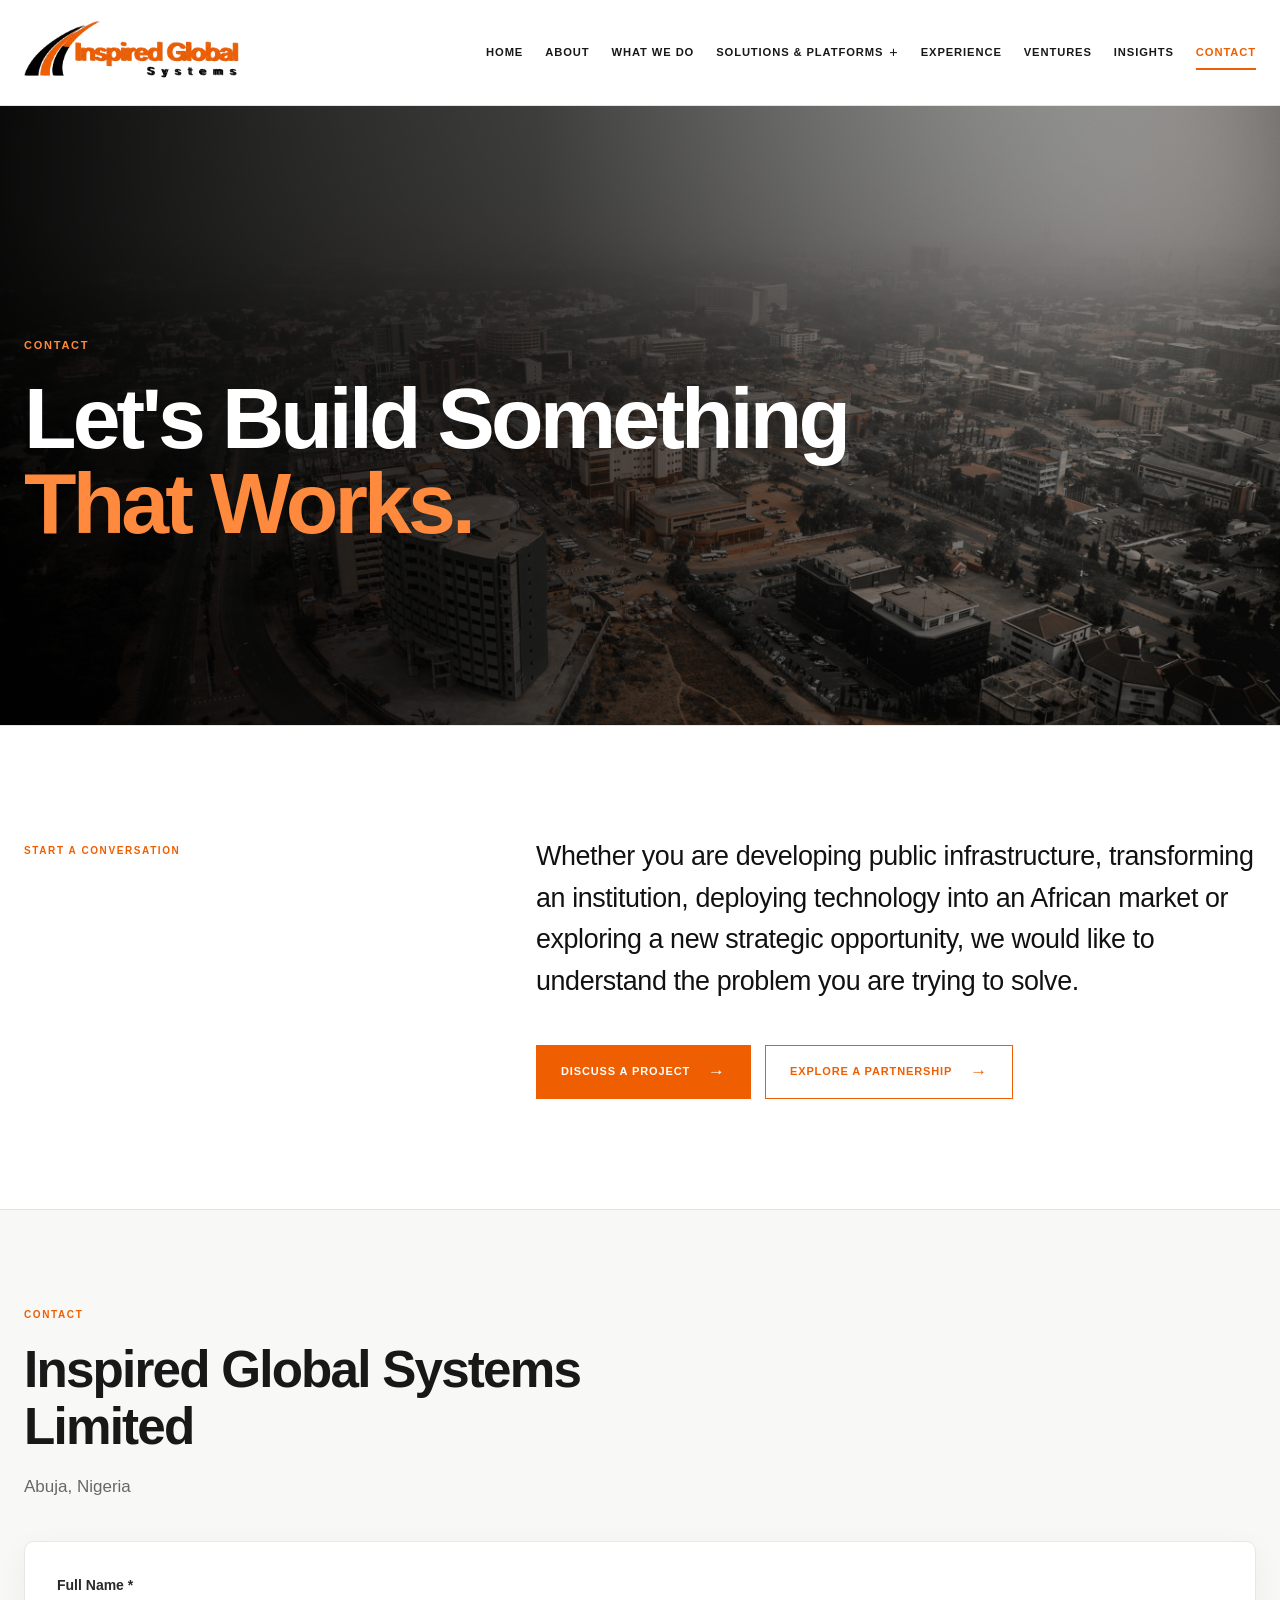
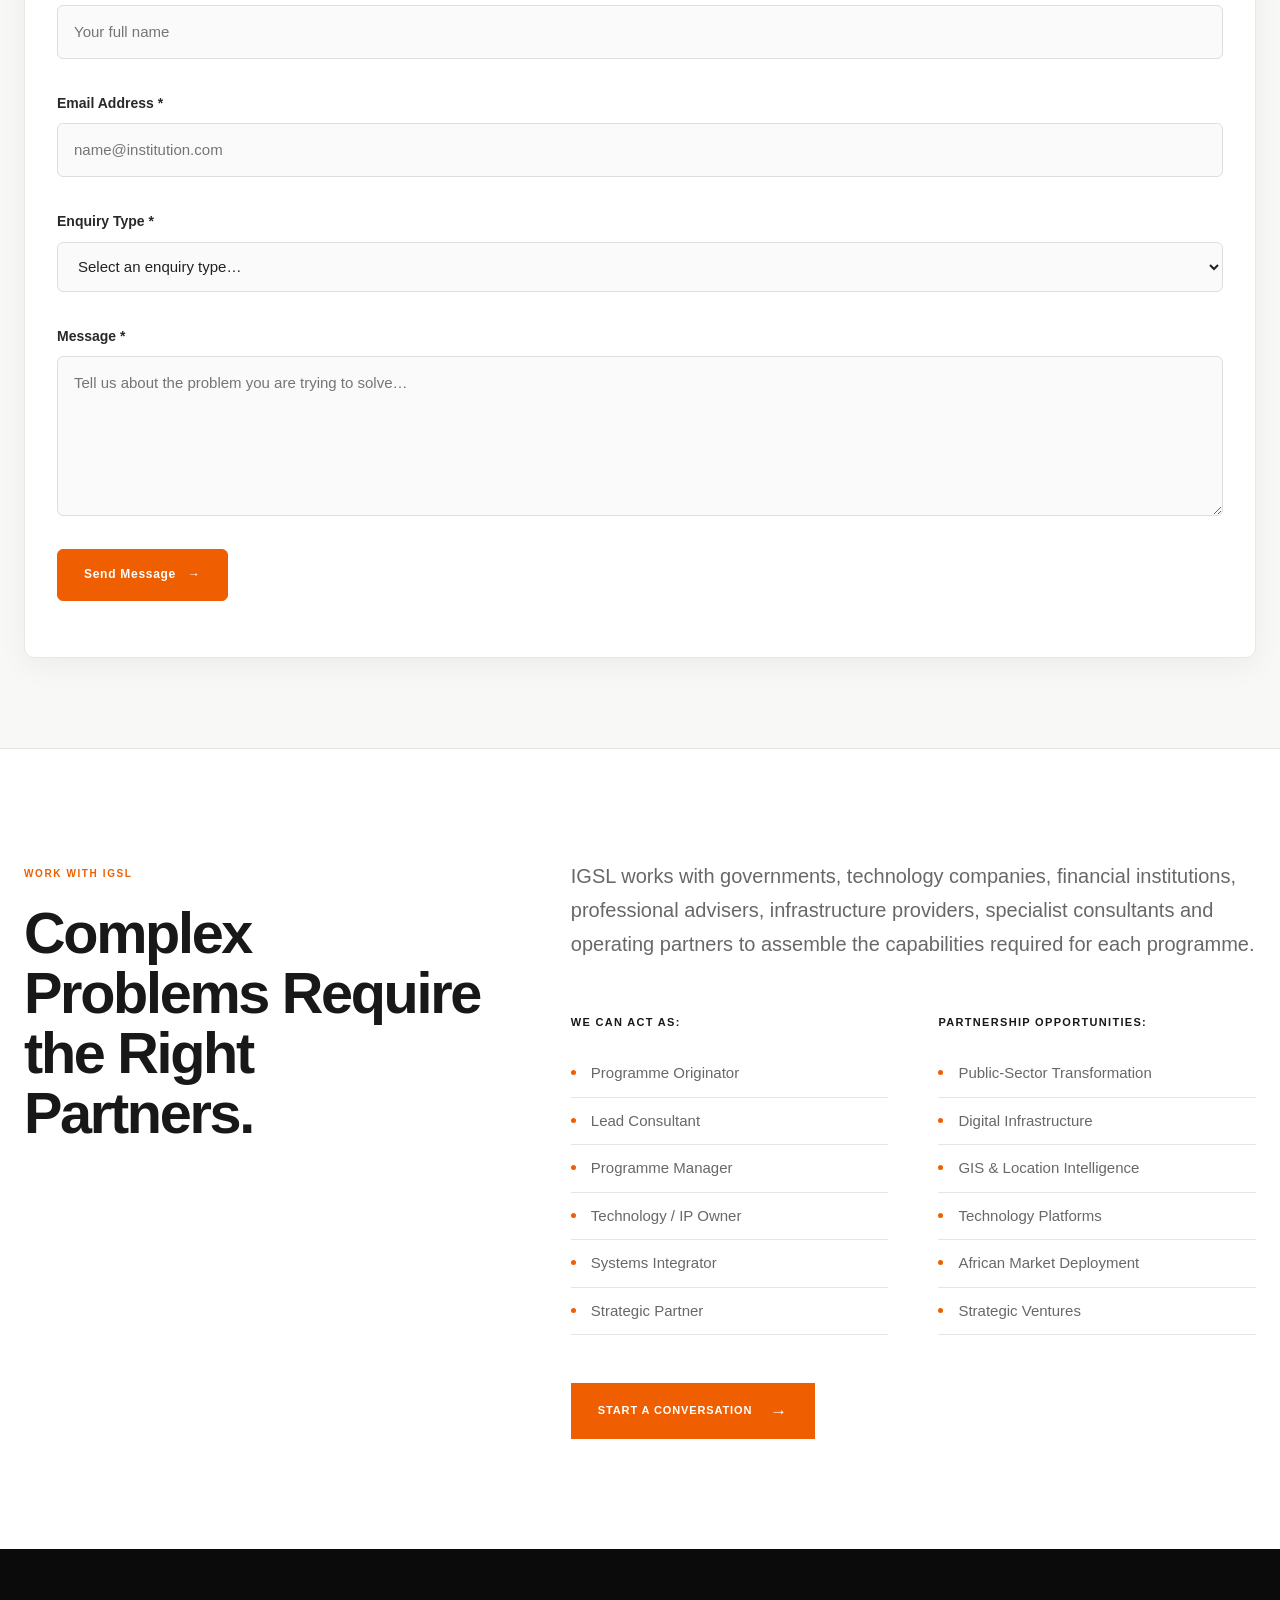
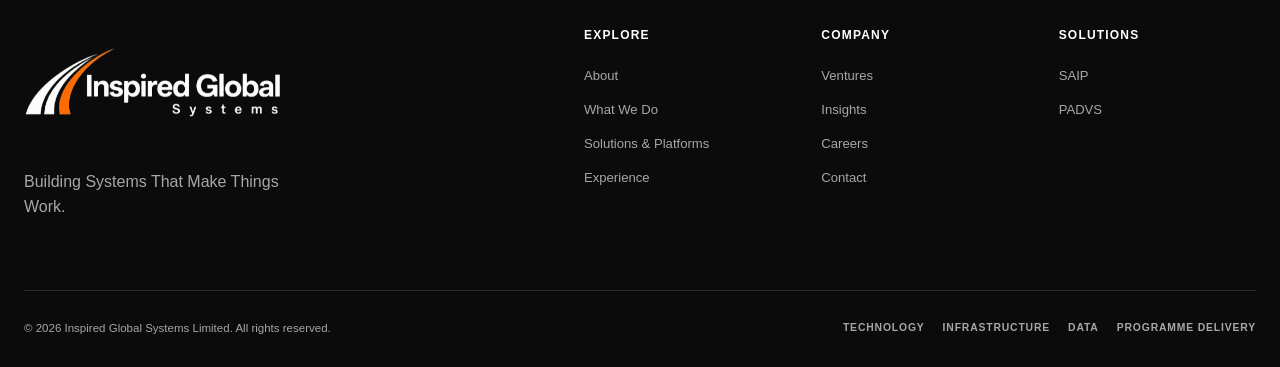
<file: contact.html>
<!DOCTYPE html>

<html lang="en">



<head>

    <meta charset="UTF-8">

    <meta
        name="viewport"
        content="width=device-width, initial-scale=1.0"
    >



    <title>Contact | Inspired Global Systems Limited</title>



    <link rel="stylesheet" href="style.css">
    <link rel="stylesheet" href="contact.css">

    <!-- Favicon -->
    <link rel="icon" type="image/jpeg" href="images/igsl-favicon.jpeg">
    <link rel="apple-touch-icon" href="images/igsl-favicon.jpeg">

</head>



<body class="contact-page">



    <!-- =========================================================
         HEADER
    ========================================================== -->



    <header class="site-header">

        <div class="container nav-container">



            <a
                href="index.html"
                class="logo"
                aria-label="Inspired Global Systems Limited Home"
            >

                <img
                    src="images/igsl-logo.png"
                    alt="Inspired Global Systems Limited"
                    class="site-logo"
                >

            </a>



            <button
                class="menu-toggle"
                type="button"
                aria-label="Open navigation menu"
                aria-expanded="false"
            >

                <span></span>
                <span></span>
                <span></span>

            </button>



            <nav
                class="main-nav"
                aria-label="Main navigation"
            >

                <a href="index.html">HOME</a>



                <a href="about.html">ABOUT</a>



                <a href="what-we-do.html">WHAT WE DO</a>



                <div class="nav-dropdown">

                    <a
                        href="solutions.html"
                        class="dropdown-trigger"
                        aria-expanded="false"
                    >

                        SOLUTIONS &amp; PLATFORMS

                        <span aria-hidden="true">+</span>

                    </a>



                    <div class="dropdown-menu">

                        <a href="saip.html">SAIP</a>
                        <a href="padvs.html">PADVS</a>

                    </div>

                </div>



                <a href="experience.html">EXPERIENCE</a>



                <a href="ventures.html">VENTURES</a>



                <a href="insights.html">INSIGHTS</a>



                <a
                    href="contact.html"
                    class="active"
                    aria-current="page"
                >

                    CONTACT

                </a>

            </nav>



        </div>

    </header>



    <main>



        <!-- =====================================================
             CONTACT HERO
        ====================================================== -->



        <section class="contact-hero">

            <div class="contact-hero-image"></div>



            <div class="contact-hero-overlay"></div>



            <div class="contact-hero-content">

                <span class="contact-marker">

                    Contact

                </span>



                <h1>

                    Let's Build Something

                    <span>

                        That Works.

                    </span>

                </h1>

            </div>

        </section>



        <!-- =====================================================
             CONTACT INTRO
        ====================================================== -->



        <section class="contact-intro">

            <div class="container contact-intro-grid">



                <div class="contact-intro-heading">

                    <span class="section-marker">

                        Start a Conversation

                    </span>

                </div>



                <div class="contact-intro-content">

                    <p>

                        Whether you are developing public infrastructure,

                        transforming an institution, deploying technology

                        into an African market or exploring a new strategic

                        opportunity, we would like to understand the problem

                        you are trying to solve.

                    </p>



                    <div class="contact-actions">

                        <a
                            href="#contact-details"
                            class="contact-action"
                        >

                            Discuss a Project

                            <span>→</span>

                        </a>



                        <a
                            href="#work-with-igsl"
                            class="contact-action contact-action-outline"
                        >

                            Explore a Partnership

                            <span>→</span>

                        </a>

                    </div>

                </div>



            </div>

        </section>



        <!-- =====================================================
             CONTACT DETAILS AND FORM
        ====================================================== -->



        <section
            class="contact-details"
            id="contact-details"
        >

            <div class="container contact-details-grid">



                <div class="contact-company">

                    <span class="company-marker">

                        Contact

                    </span>



                    <h2>

                        Inspired Global Systems Limited

                    </h2>



                    <p class="contact-location">

                        Abuja, Nigeria

                    </p>

                </div>



                <div class="contact-information">

                    <form id="igsl-contact-form" class="contact-form" novalidate>

                        <div class="form-field">
                            <label for="contact-name">Full Name *</label>
                            <input
                                type="text"
                                id="contact-name"
                                name="name"
                                required
                                placeholder="Your full name"
                                autocomplete="name"
                            >
                            <span id="name-error" class="field-error" role="alert"></span>
                        </div>

                        <div class="form-field">
                            <label for="contact-email">Email Address *</label>
                            <input
                                type="email"
                                id="contact-email"
                                name="email"
                                required
                                placeholder="name@institution.com"
                                autocomplete="email"
                            >
                            <span id="email-error" class="field-error" role="alert"></span>
                        </div>

                        <div class="form-field">
                            <label for="contact-enquiry">Enquiry Type *</label>
                            <select id="contact-enquiry" name="enquiry" required>
                                <option value="">Select an enquiry type…</option>
                                <option value="programme">Programme / Project Enquiry</option>
                                <option value="saip">SAIP — Spatial Addressing</option>
                                <option value="padvs">PADVS — Digital Value System</option>
                                <option value="partnership">Strategic Partnership</option>
                                <option value="consulting">Consulting &amp; Advisory</option>
                                <option value="other">General Enquiry</option>
                            </select>
                            <span id="enquiry-error" class="field-error" role="alert"></span>
                        </div>

                        <div class="form-field">
                            <label for="contact-message">Message *</label>
                            <textarea
                                id="contact-message"
                                name="message"
                                required
                                rows="5"
                                placeholder="Tell us about the problem you are trying to solve…"
                            ></textarea>
                            <span id="message-error" class="field-error" role="alert"></span>
                        </div>

                        <button type="submit" class="contact-form-button">
                            <span>Send Message</span>
                            <span>→</span>
                        </button>

                        <p id="contact-form-feedback" class="contact-form-feedback" tabindex="-1" role="status" aria-live="polite"></p>

                    </form>

                </div>



            </div>

        </section>



        <!-- =====================================================
             WORK WITH IGSL
        ====================================================== -->



        <section
            class="work-with-igsl"
            id="work-with-igsl"
        >

            <div class="container work-with-grid">



                <div class="work-with-heading">

                    <span class="section-marker">

                        Work With IGSL

                    </span>



                    <h2>

                        Complex Problems Require

                        the Right Partners.

                    </h2>

                </div>



                <div class="work-with-content">



                    <p class="work-with-intro">

                        IGSL works with governments, technology companies,

                        financial institutions, professional advisers,

                        infrastructure providers, specialist consultants

                        and operating partners to assemble the capabilities

                        required for each programme.

                    </p>



                    <div class="work-with-lists">



                        <div class="work-list">

                            <h3>

                                We Can Act As:

                            </h3>



                            <ul>

                                <li>Programme Originator</li>
                                <li>Lead Consultant</li>
                                <li>Programme Manager</li>
                                <li>Technology / IP Owner</li>
                                <li>Systems Integrator</li>
                                <li>Strategic Partner</li>

                            </ul>

                        </div>



                        <div class="work-list">

                            <h3>

                                Partnership Opportunities:

                            </h3>



                            <ul>

                                <li>Public-Sector Transformation</li>
                                <li>Digital Infrastructure</li>
                                <li>GIS &amp; Location Intelligence</li>
                                <li>Technology Platforms</li>
                                <li>African Market Deployment</li>
                                <li>Strategic Ventures</li>

                            </ul>

                        </div>



                    </div>



                    <a
                        href="#contact-details"
                        class="work-cta"
                    >

                        Start a Conversation

                        <span>→</span>

                    </a>



                </div>



            </div>

        </section>



    </main>



    <!-- =========================================================
         FOOTER
    ========================================================== -->



    <footer class="site-footer">

        <div class="container">



            <div class="footer-main">



                <div class="footer-brand">

                    <a
                        href="index.html"
                        class="logo footer-logo"
                        aria-label="Inspired Global Systems Limited Home"
                    >

                        <img
                            src="images/igsl-footer-logo.png"
                            alt="Inspired Global Systems Limited"
                            class="footer-site-logo"
                        >

                    </a>



                    <p>

                        Building Systems That Make Things Work.

                    </p>

                </div>



                <div class="footer-links">



                    <div class="footer-column">

                        <h4>Explore</h4>



                        <a href="about.html">About</a>



                        <a href="what-we-do.html">

                            What We Do

                        </a>



                        <a href="solutions.html">

                            Solutions &amp; Platforms

                        </a>



                        <a href="experience.html">

                            Experience

                        </a>

                    </div>



                    <div class="footer-column">

                        <h4>Company</h4>



                        <a href="ventures.html">

                            Ventures

                        </a>



                        <a href="insights.html">

                            Insights

                        </a>



                        <a href="careers.html">

                            Careers

                        </a>



                        <a
                            href="contact.html"
                            class="active"
                        >

                            Contact

                        </a>

                    </div>



                    <div class="footer-column">

                        <h4>Solutions</h4>



                        <a href="saip.html">SAIP</a>



                        <a href="padvs.html">PADVS</a>

                    </div>



                </div>



            </div>



            <div class="footer-bottom">

                <p>

                    © 2026 Inspired Global Systems Limited. All rights reserved.

                </p>



                <div class="footer-meta">

                    <span>Technology</span>
                    <span>Infrastructure</span>
                    <span>Data</span>
                    <span>Programme Delivery</span>

                </div>

            </div>



        </div>

    </footer>



    <!-- =========================================================
         GLOBAL NAVIGATION AND CONTACT FORM SCRIPTS
    ========================================================== -->



    <script src="script.js"></script>
    <script src="contact-form.js"></script>



</body>



</html>
</file>
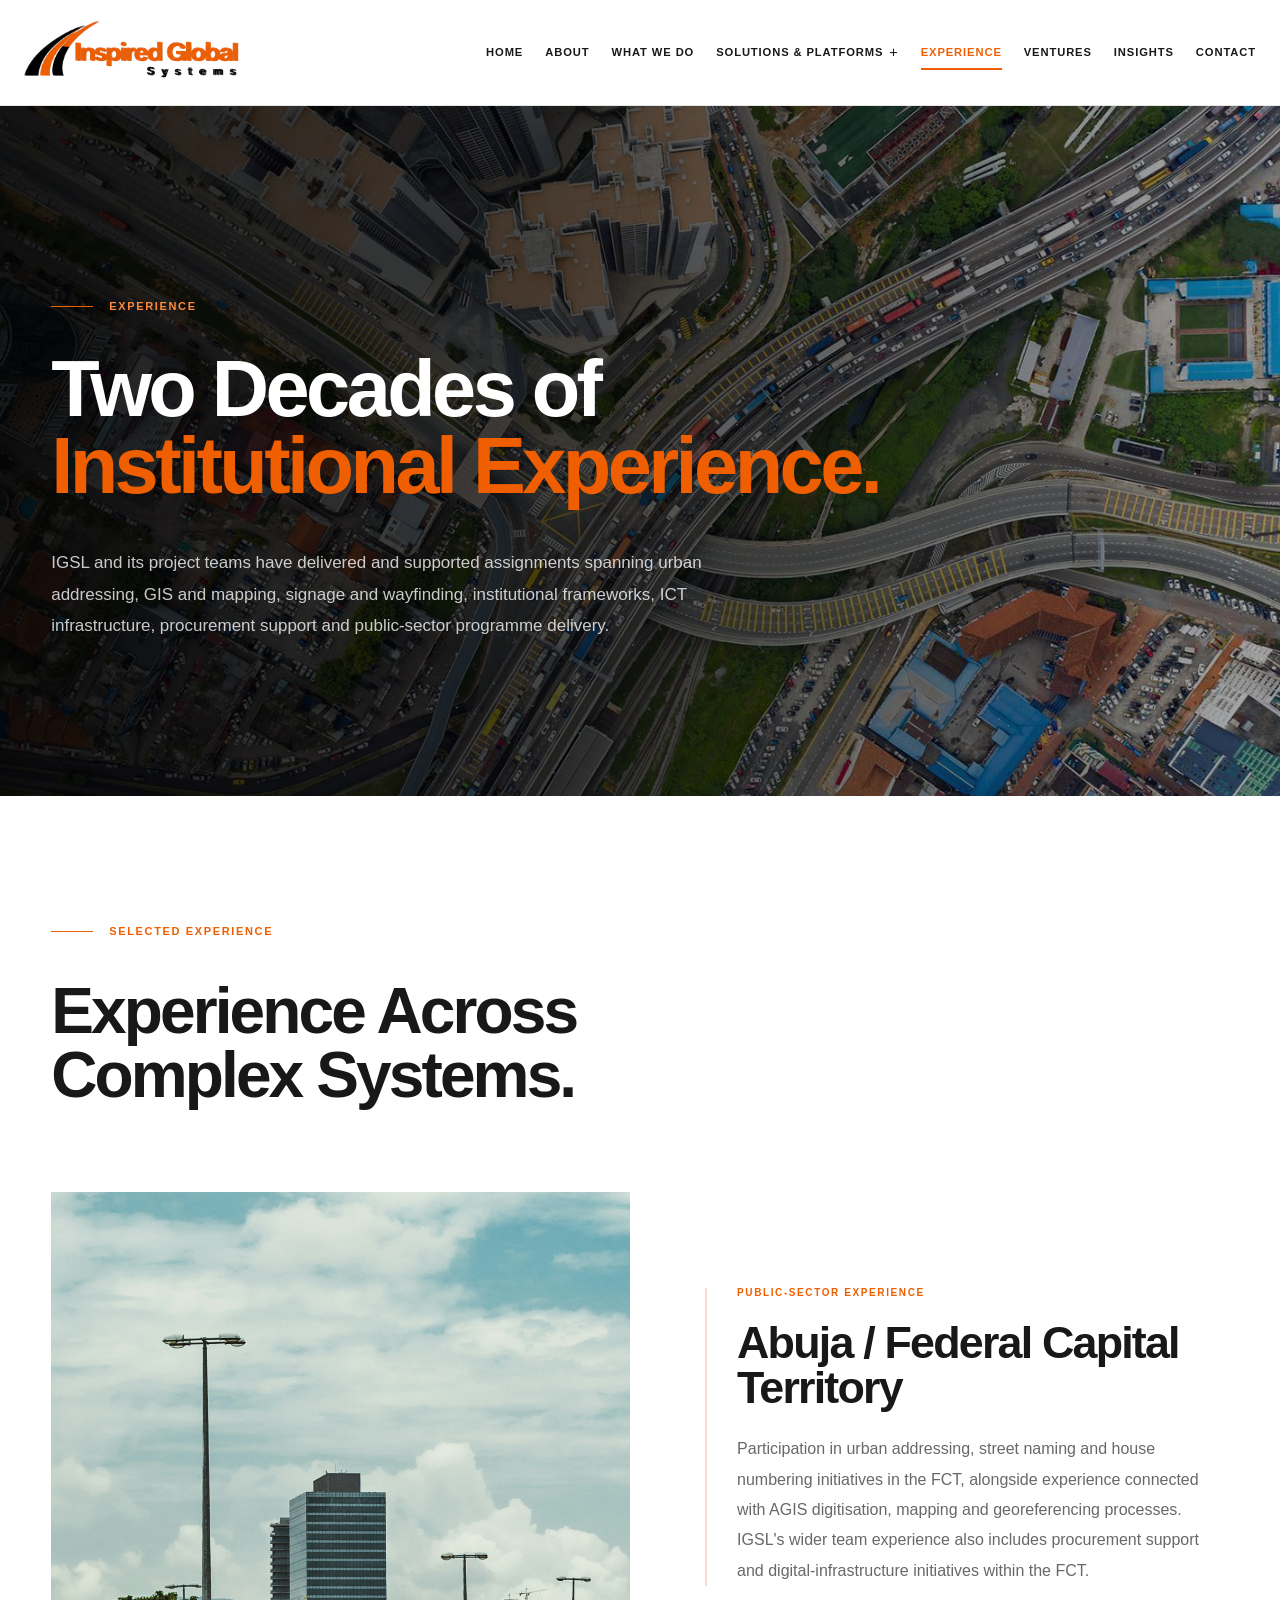
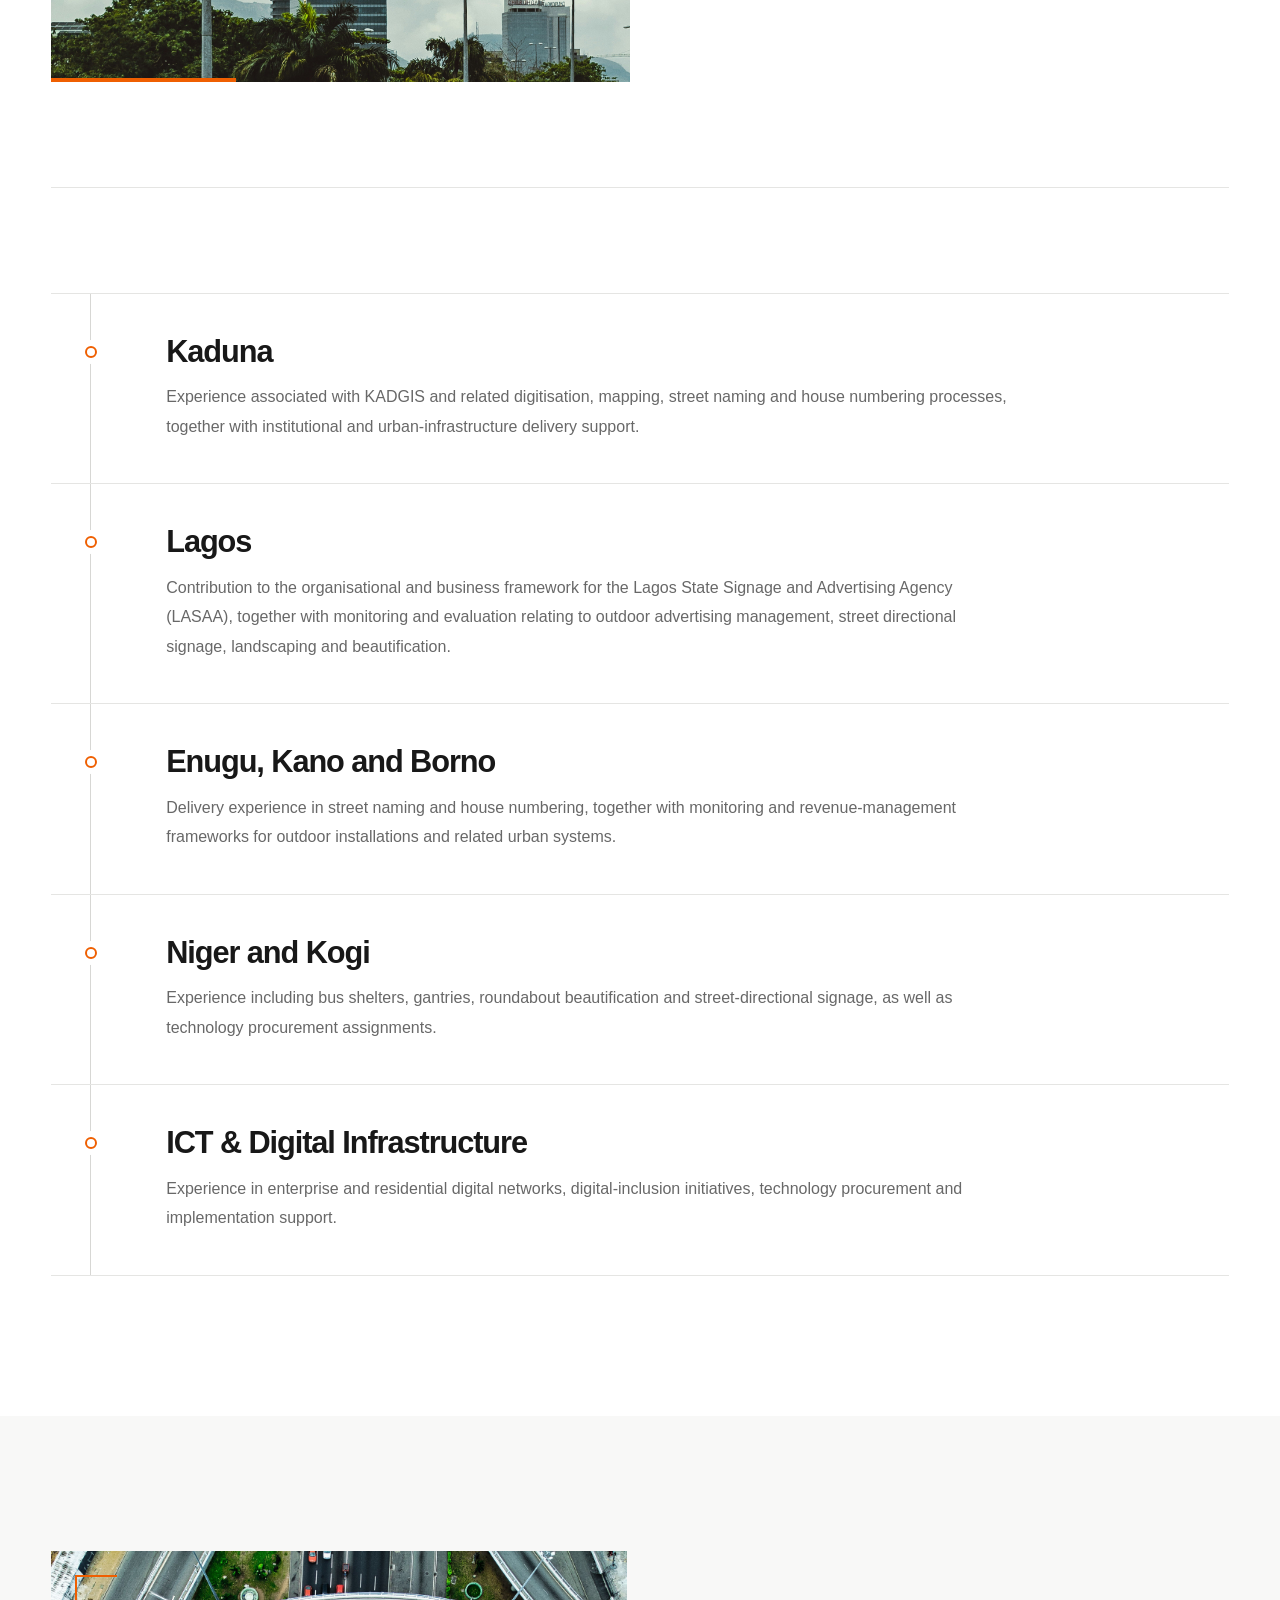
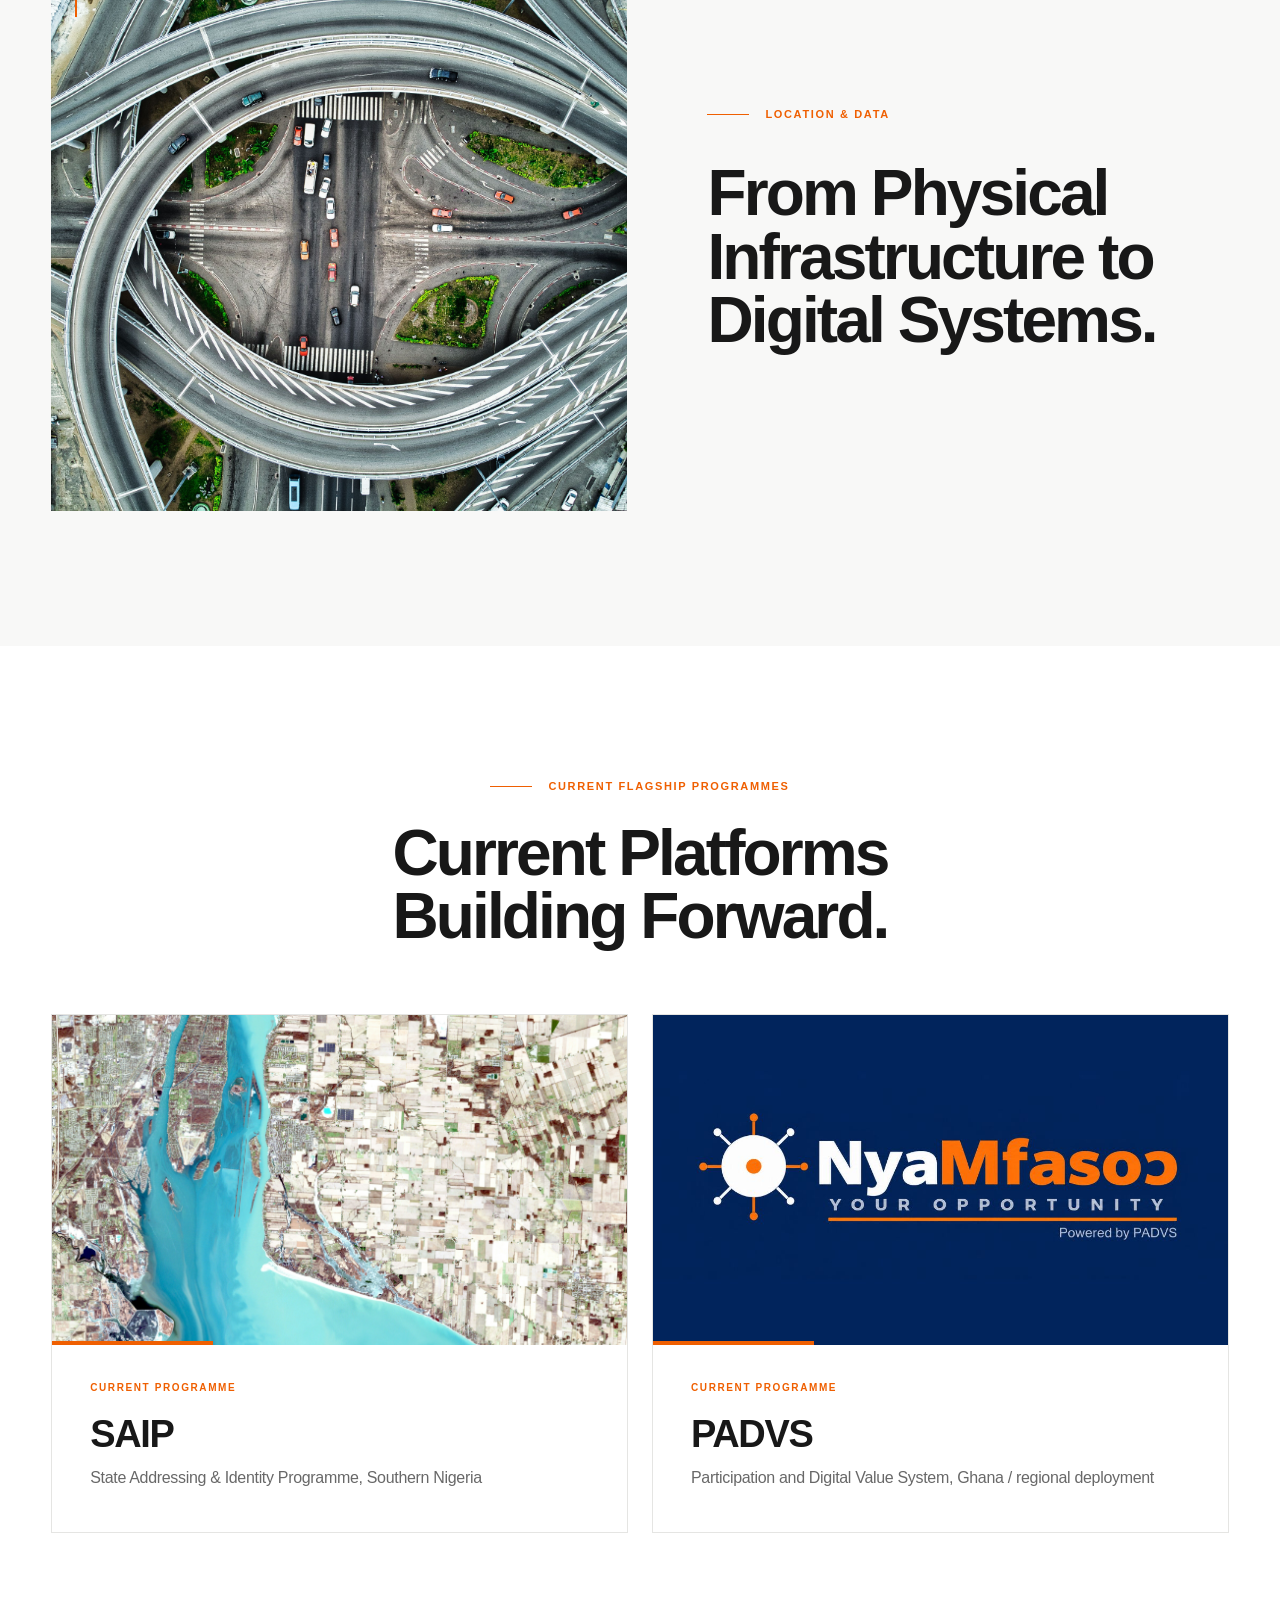
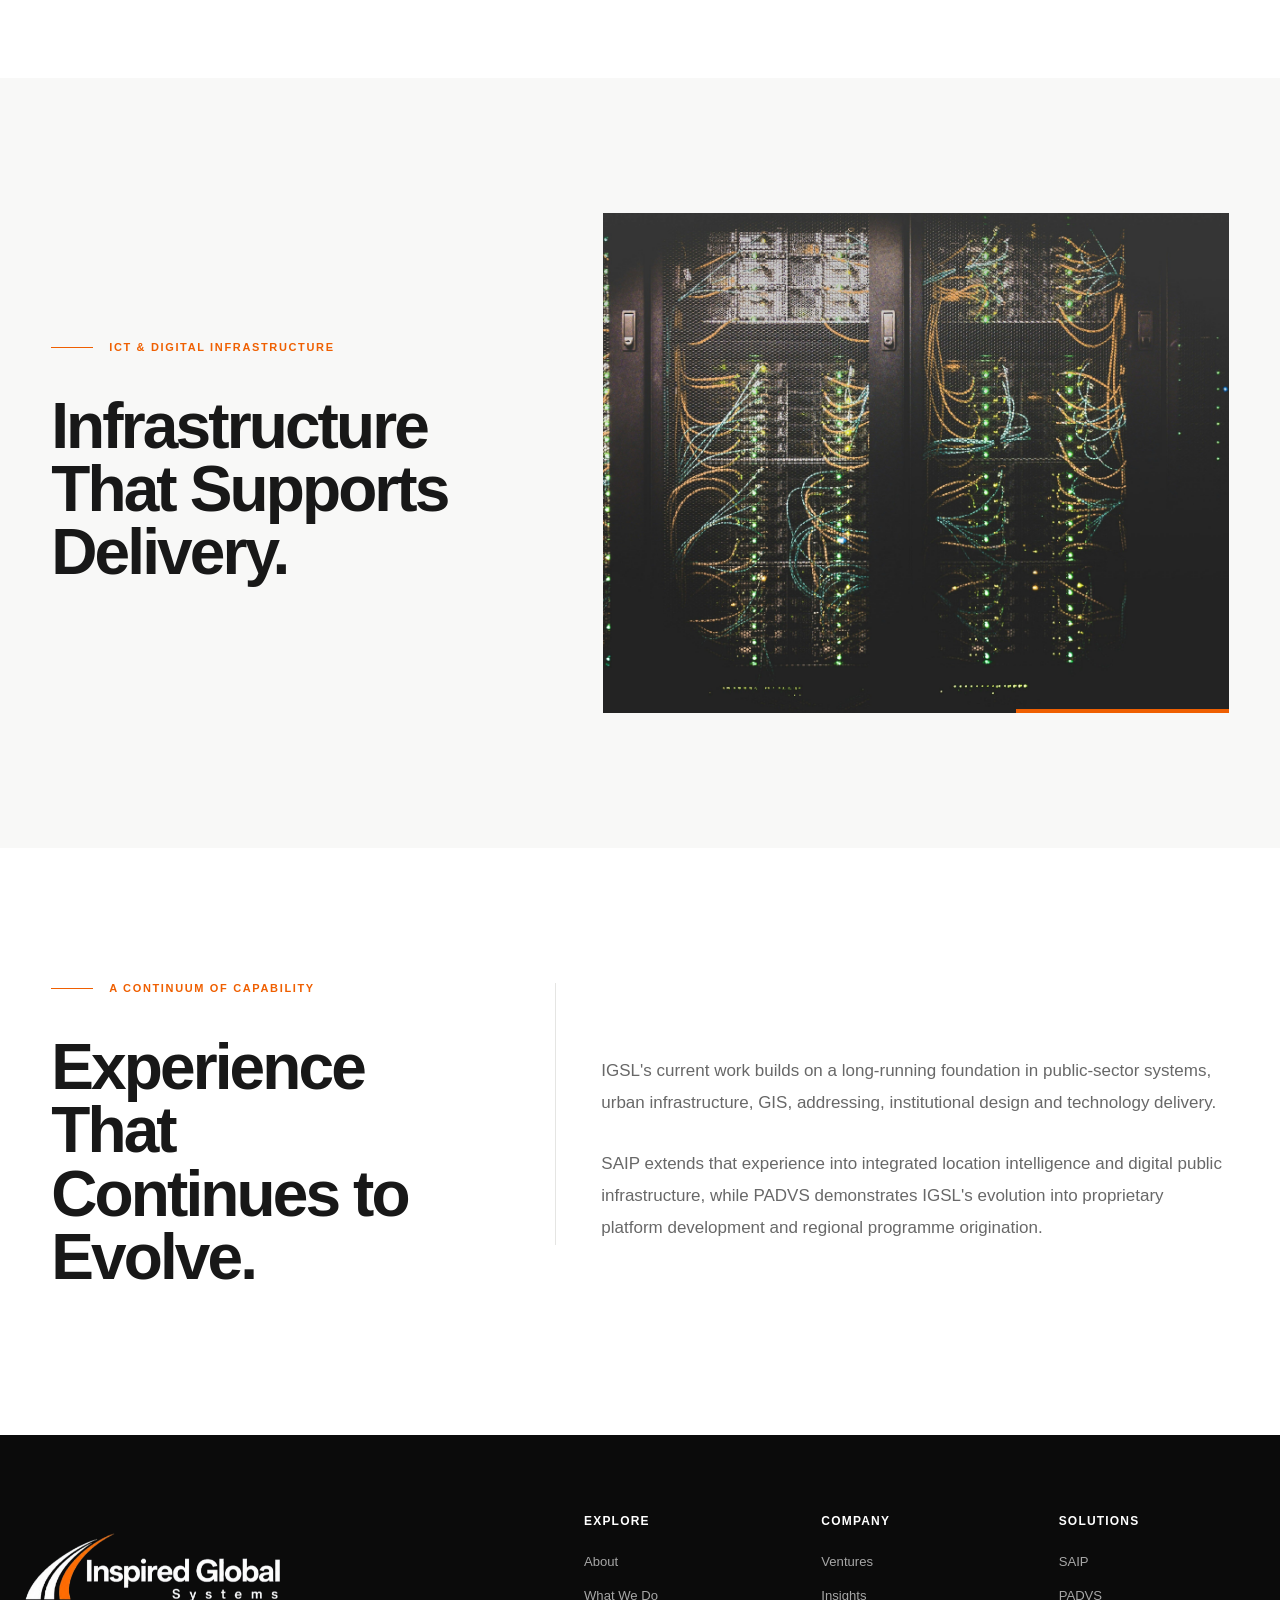
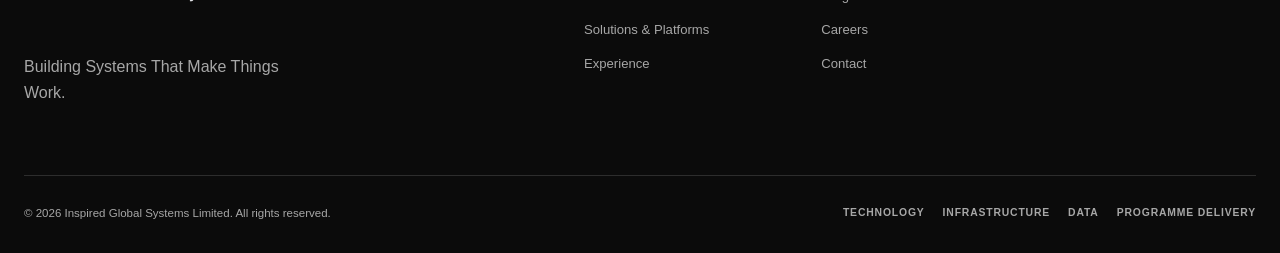
<file: experience.html>
<!DOCTYPE html> 
<html lang="en"> 
 
<head> 
 
    <meta charset="UTF-8"> 
 
    <meta 
        name="viewport" 
        content="width=device-width, initial-scale=1.0" 
    > 
 
    <title>Experience | Inspired Global Systems Limited</title> 
 
    <meta 
        name="description" 
        content="IGSL's institutional experience across urban addressing, GIS, mapping, infrastructure, ICT and public-sector programme delivery." 
    > 
 
    <link rel="stylesheet" href="style.css"> 
    <link rel="stylesheet" href="experience.css"> 
 
    <!-- Favicon -->
    <link rel="icon" type="image/jpeg" href="images/igsl-favicon.jpeg">
    <link rel="apple-touch-icon" href="images/igsl-favicon.jpeg">

</head> 
 
 
<body> 
 
 
    <!-- ========================================================= 
         HEADER 
    ========================================================== --> 
 
    <header class="site-header"> 
 
        <div class="container nav-container"> 
 
            <a 
                href="index.html" 
                class="logo" 
                aria-label="Inspired Global Systems Limited Home" 
            > 
                <img 
                    src="images/igsl-logo.png" 
                    alt="Inspired Global Systems Limited" 
                    class="site-logo" 
                > 
            </a> 
 
 
            <button 
                class="menu-toggle" 
                type="button" 
                aria-label="Open navigation menu" 
                aria-expanded="false" 
            > 
                <span></span> 
                <span></span> 
                <span></span> 
            </button> 
 
 
            <nav 
                class="main-nav" 
                aria-label="Main navigation" 
            > 
 
                <a href="index.html"> 
                    HOME 
                </a> 
 
                <a href="about.html"> 
                    ABOUT 
                </a> 
 
                <a href="what-we-do.html"> 
                    WHAT WE DO 
                </a> 
 
 
                <div class="nav-dropdown"> 
 
                    <a 
                        href="solutions.html" 
                        class="dropdown-trigger" 
                        aria-expanded="false" 
                    > 
                        SOLUTIONS &amp; PLATFORMS 
                        <span aria-hidden="true">+</span> 
                    </a> 
 
                    <div class="dropdown-menu"> 
 
                        <a href="saip.html"> 
                            SAIP 
                        </a> 
 
                        <a href="padvs.html"> 
                            PADVS 
                        </a> 
 
                    </div> 
 
                </div> 
 
 
                <a 
                    href="experience.html" 
                    class="active" 
                    aria-current="page" 
                > 
                    EXPERIENCE 
                </a> 
 
                <a href="ventures.html"> 
                    VENTURES 
                </a> 
 
                <a href="insights.html"> 
                    INSIGHTS 
                </a> 
 
                <a href="contact.html"> 
                    CONTACT 
                </a> 
 
            </nav> 
 
        </div> 
 
    </header> 
 
 
 
    <!-- ========================================================= 
         MAIN EXPERIENCE PAGE 
    ========================================================== --> 
 
    <main class="experience-page"> 
 
 
        <!-- ===================================================== 
             EXPERIENCE HERO 
        ====================================================== --> 
 
        <section class="experience-hero"> 
 
            <div class="experience-hero-image"></div> 
 
            <div 
                class="experience-hero-overlay" 
                aria-hidden="true" 
            ></div> 
 
 
            <div class="container experience-hero-inner"> 
 
                <div class="experience-hero-content"> 
 
                    <div class="section-marker"> 
 
                        <span></span> 
 
                        <p> 
                            EXPERIENCE 
                        </p> 
 
                    </div> 
 
 
                    <h1> 
                        Two Decades of 
                        <span> 
                            Institutional Experience. 
                        </span> 
                    </h1> 
 
 
                    <p class="experience-hero-intro"> 
                        IGSL and its project teams have delivered and supported 
                        assignments spanning urban addressing, GIS and mapping, 
                        signage and wayfinding, institutional frameworks, ICT 
                        infrastructure, procurement support and public-sector 
                        programme delivery. 
                    </p> 
 
                </div> 
 
            </div> 
 
        </section> 
 
 
 
        <!-- ===================================================== 
             SELECTED EXPERIENCE 
        ====================================================== --> 
 
        <section class="selected-experience"> 
 
            <div class="container"> 
 
 
                <div class="section-heading"> 
 
                    <div class="section-marker"> 
 
                        <span></span> 
 
                        <p> 
                            SELECTED EXPERIENCE 
                        </p> 
 
                    </div> 
 
 
                    <h2> 
                        Experience Across 
                        <span> 
                            Complex Systems. 
                        </span> 
 
                    </h2> 
 
                </div> 
 
 
 
                <!-- Abuja / FCT Feature --> 
 
                <div class="experience-feature"> 
 
 
                    <div class="experience-feature-image"> 
 
                        <img 
                            src="images/experience/experience-abuja.jpg" 
                            alt="Urban infrastructure in Abuja" 
                        > 
 
                    </div> 
 
 
                    <div class="experience-feature-content"> 
 
                        <span class="experience-feature-label"> 
                            PUBLIC-SECTOR EXPERIENCE 
                        </span> 
 
 
                        <h3> 
                            Abuja / Federal Capital Territory 
                        </h3> 
 
 
                        <p> 
                            Participation in urban addressing, street naming 
                            and house numbering initiatives in the FCT, 
                            alongside experience connected with AGIS 
                            digitisation, mapping and georeferencing processes. 
                            IGSL's wider team experience also includes 
                            procurement support and digital-infrastructure 
                            initiatives within the FCT. 
                        </p> 
 
                    </div> 
 
                </div> 
 
 
 
                <!-- Experience Timeline --> 
 
                <div class="experience-list"> 
 
 
                    <!-- Kaduna --> 
 
                    <article class="experience-item"> 
 
                        <div class="experience-item-number"> 
                            <span></span> 
                        </div> 
 
 
                        <div class="experience-item-content"> 
 
                            <h3> 
                                Kaduna 
                            </h3> 
 
                            <p> 
                                Experience associated with KADGIS and related 
                                digitisation, mapping, street naming and house 
                                numbering processes, together with institutional 
                                and urban-infrastructure delivery support. 
                            </p> 
 
                        </div> 
 
                    </article> 
 
 
 
                    <!-- Lagos --> 
 
                    <article class="experience-item"> 
 
                        <div class="experience-item-number"> 
                            <span></span> 
                        </div> 
 
 
                        <div class="experience-item-content"> 
 
                            <h3> 
                                Lagos 
                            </h3> 
 
                            <p> 
                                Contribution to the organisational and business 
                                framework for the Lagos State Signage and 
                                Advertising Agency (LASAA), together with 
                                monitoring and evaluation relating to outdoor 
                                advertising management, street directional 
                                signage, landscaping and beautification. 
                            </p> 
 
                        </div> 
 
                    </article> 
 
 
 
                    <!-- Enugu / Kano / Borno --> 
 
                    <article class="experience-item"> 
 
                        <div class="experience-item-number"> 
                            <span></span> 
 
                        </div> 
 
 
                        <div class="experience-item-content"> 
 
                            <h3> 
                                Enugu, Kano and Borno 
                            </h3> 
 
                            <p> 
                                Delivery experience in street naming and house 
                                numbering, together with monitoring and 
                                revenue-management frameworks for outdoor 
                                installations and related urban systems. 
                            </p> 
 
                        </div> 
 
                    </article> 
 
 
 
                    <!-- Niger / Kogi --> 
 
                    <article class="experience-item"> 
 
                        <div class="experience-item-number"> 
                            <span></span> 
 
                        </div> 
 
 
                        <div class="experience-item-content"> 
 
                            <h3> 
                                Niger and Kogi 
                            </h3> 
 
                            <p> 
                                Experience including bus shelters, gantries, 
                                roundabout beautification and street-directional 
                                signage, as well as technology procurement 
                                assignments. 
                            </p> 
 
                        </div> 
 
                    </article> 
 
 
 
                    <!-- ICT --> 
 
                    <article class="experience-item experience-item-last"> 
 
                        <div class="experience-item-number"> 
                            <span></span> 
 
                        </div> 
 
 
                        <div class="experience-item-content"> 
 
                            <h3> 
                                ICT &amp; Digital Infrastructure 
                            </h3> 
 
                            <p> 
                                Experience in enterprise and residential digital 
                                networks, digital-inclusion initiatives, 
                                technology procurement and implementation 
                                support. 
                            </p> 
 
                        </div> 
 
                    </article> 
 
 
                </div> 
 
            </div> 
 
        </section> 
 
 
 
        <!-- ===================================================== 
             GIS VISUAL SECTION 
        ====================================================== --> 
 
        <section class="experience-visual-section"> 
 
            <div class="container"> 
 
                <div class="experience-visual-grid"> 
 
 
                    <div class="experience-visual-image"> 
 
                        <img 
                            src="images/experience/experience-gis.jpg" 
                            alt="GIS and urban mapping" 
                        > 
 
                    </div> 
 
 
                    <div class="experience-visual-content"> 
 
                        <div class="section-marker"> 
 
                            <span></span> 
 
                            <p> 
                                LOCATION &amp; DATA 
                            </p> 
 
                        </div> 
 
 
                        <h2> 
                            From Physical 
                            Infrastructure to 
                            <span> 
                                Digital Systems. 
                            </span> 
 
                        </h2> 
 
                    </div> 
 
 
                </div> 
 
            </div> 
 
        </section> 
 
 
 
        <!-- ===================================================== 
             CURRENT FLAGSHIP PROGRAMMES 
        ====================================================== --> 
 
        <section class="flagship-programmes"> 
 
            <div class="container"> 
 
 
                <div class="flagship-heading"> 
 
                    <div class="section-marker"> 
 
                        <span></span> 
 
                        <p> 
                            CURRENT FLAGSHIP PROGRAMMES 
                        </p> 
 
                    </div> 
 
 
                    <h2> 
                        Current Platforms 
                        <span> 
                            Building Forward. 
                        </span> 
 
                    </h2> 
 
                </div> 
 
 
 
                <div class="flagship-grid"> 
 
 
                    <!-- SAIP --> 
 
                    <article class="flagship-card"> 
 
 
                        <div class="flagship-card-image"> 
 
                            <img 
                                src="images/saip-gis.jpg" 
                                alt="SAIP geospatial and location infrastructure" 
                            > 
 
                        </div> 
 
 
                        <div class="flagship-card-content"> 
 
                            <span class="flagship-label"> 
                                CURRENT PROGRAMME 
                            </span> 
 
 
                            <h3> 
                                SAIP 
                            </h3> 
 
 
                            <h4> 
                                State Addressing &amp; Identity Programme, 
                                Southern Nigeria 
                            </h4> 
 
                        </div> 
 
                    </article> 
 
 
 
                    <!-- PADVS --> 
 
                    <article class="flagship-card"> 
 
 
                        <div class="flagship-card-image"> 
 
                            <img 
                                src="images/padvs/padvs-ghana.jpg" 
                                alt="PADVS digital participation platform" 
                            > 
 
                        </div> 
 
 
                        <div class="flagship-card-content"> 
 
                            <span class="flagship-label"> 
                                CURRENT PROGRAMME 
                            </span> 
 
 
                            <h3> 
                                PADVS 
                            </h3> 
 
 
                            <h4> 
                                Participation and Digital Value System, 
                                Ghana / regional deployment 
                            </h4> 
 
                        </div> 
 
                    </article> 
 
 
                </div> 
 
            </div> 
 
        </section> 
 
 
 
        <!-- ===================================================== 
             DIGITAL INFRASTRUCTURE VISUAL 
        ====================================================== --> 
 
        <section class="digital-infrastructure-section"> 
 
            <div class="container"> 
 
                <div class="digital-infrastructure-grid"> 
 
 
                    <div class="digital-infrastructure-content"> 
 
                        <div class="section-marker"> 
 
                            <span></span> 
 
                            <p> 
                                ICT &amp; DIGITAL INFRASTRUCTURE 
                            </p> 
 
                        </div> 
 
 
                        <h2> 
                            Infrastructure That 
                            Supports 
                            <span> 
                                Delivery. 
                            </span> 
 
                        </h2> 
 
                    </div> 
 
 
                    <div class="digital-infrastructure-image"> 
 
                        <img 
                            src="images/experience/experience-digital-infrastructure.jpg" 
                            alt="Digital infrastructure and technology systems" 
                        > 
 
                    </div> 
 
 
                </div> 
 
            </div> 
 
        </section> 
 
 
 
        <!-- ===================================================== 
             A CONTINUUM OF CAPABILITY 
        ====================================================== --> 
 
        <section class="capability-continuum"> 
 
            <div class="container"> 
 
                <div class="capability-grid"> 
 
 
                    <div class="capability-heading"> 
 
                        <div class="section-marker"> 
 
                            <span></span> 
 
                            <p> 
                                A CONTINUUM OF CAPABILITY 
                            </p> 
 
                        </div> 
 
 
                        <h2> 
                            Experience That 
                            Continues to 
                            <span> 
                                Evolve. 
                            </span> 
 
                        </h2> 
 
                    </div> 
 
 
                    <div class="capability-content"> 
 
                        <p> 
                            IGSL's current work builds on a long-running 
                            foundation in public-sector systems, urban 
                            infrastructure, GIS, addressing, institutional 
                            design and technology delivery. 
                        </p> 
 
 
                        <p> 
                            SAIP extends that experience into integrated 
                            location intelligence and digital public 
                            infrastructure, while PADVS demonstrates IGSL's 
                            evolution into proprietary platform development 
                            and regional programme origination. 
                        </p> 
 
                    </div> 
 
 
                </div> 
 
            </div> 
 
        </section> 
 
 
    </main> 
 
 
 
    <!-- ========================================================= 
         FOOTER 
    ========================================================== --> 
 
    <footer class="site-footer"> 
 
        <div class="container footer-main"> 
 
 
            <div class="footer-brand"> 
 
                <a 
                    href="index.html" 
                    class="logo footer-logo" 
                    aria-label="Inspired Global Systems Limited Home" 
                > 
                    <img 
                        src="images/igsl-footer-logo.png" 
                        alt="Inspired Global Systems Limited" 
                        class="footer-site-logo" 
                    > 
                </a> 
 
 
                <p> 
                    Building Systems That Make Things Work. 
                </p> 
 
            </div> 
 
 
 
            <div class="footer-links"> 
 
 
                <div class="footer-column"> 
 
                    <h4> 
                        Explore 
                    </h4> 
 
                    <a href="about.html"> 
                        About 
                    </a> 
 
                    <a href="what-we-do.html"> 
                        What We Do 
                    </a> 
 
                    <a href="solutions.html"> 
                        Solutions &amp; Platforms 
                    </a> 
 
                    <a href="experience.html"> 
                        Experience 
                    </a> 
 
                </div> 
 
 
 
                <div class="footer-column"> 
 
                    <h4> 
                        Company 
                    </h4> 
 
                    <a href="ventures.html"> 
                        Ventures 
                    </a> 
 
                    <a href="insights.html"> 
                        Insights 
                    </a> 
 
                    <a href="careers.html"> 
                        Careers 
                    </a> 
 
                    <a href="contact.html"> 
                        Contact 
                    </a> 
 
                </div> 
 
 
 
                <div class="footer-column"> 
 
                    <h4> 
                        Solutions 
                    </h4> 
 
                    <a href="saip.html"> 
                        SAIP 
                    </a> 
 
                    <a href="padvs.html"> 
                        PADVS 
                    </a> 
 
                </div> 
 
 
            </div> 
 
        </div> 
 
 
 
        <div class="container footer-bottom"> 
 
            <p> 
                © 2026 Inspired Global Systems Limited. All rights reserved. 
            </p> 
 
 
            <div class="footer-meta"> 
 
                <span> 
                    Technology 
                </span> 
 
                <span> 
                    Infrastructure 
                </span> 
 
                <span> 
                    Data 
                </span> 
 
                <span> 
                    Programme Delivery 
                </span> 
 
            </div> 
 
        </div> 
 
    </footer> 
 
 
 
    <!-- ========================================================= 
         GLOBAL NAVIGATION SCRIPT 
    ========================================================== --> 
 
    <script src="script.js"></script> 
 
 
</body> 
 
</html>
</file>
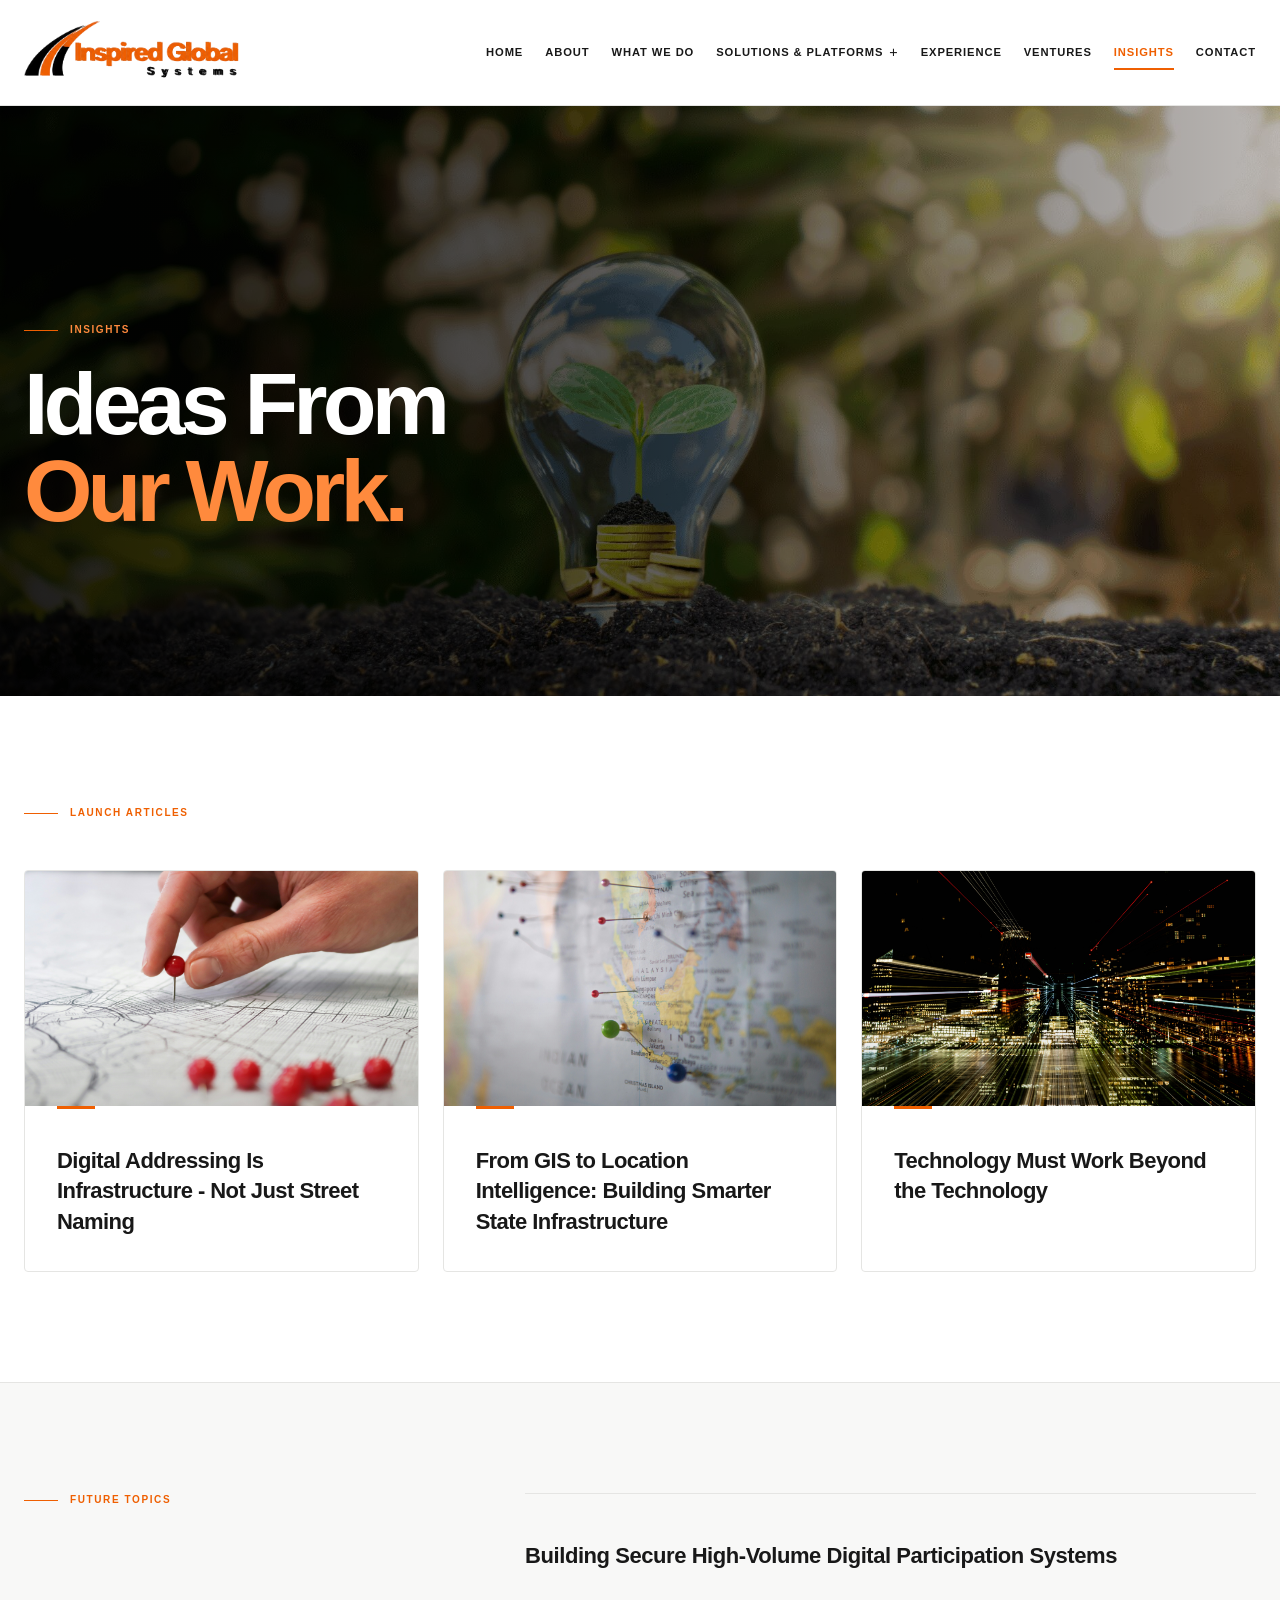
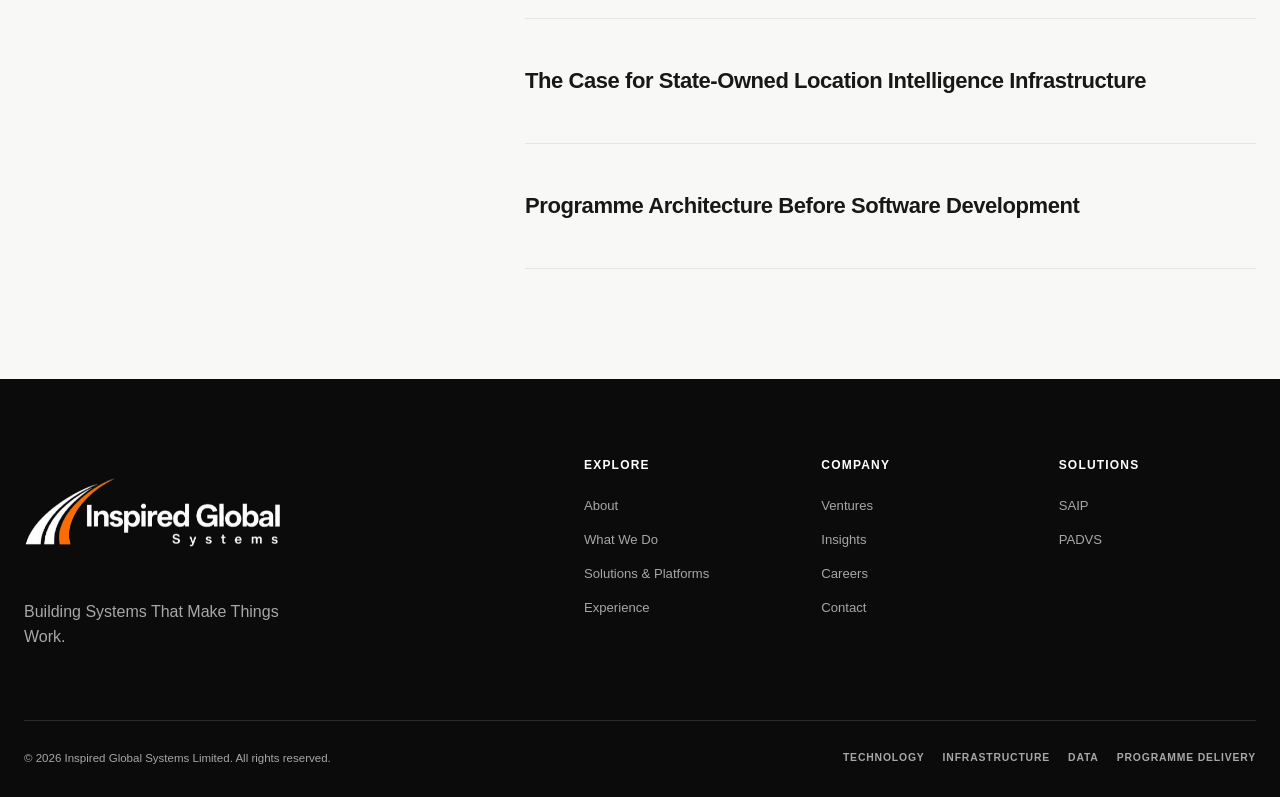
<file: insights.html>
<!DOCTYPE html> 
<html lang="en"> 
 
<head> 
 
    <meta charset="UTF-8"> 
 
    <meta 
        name="viewport" 
        content="width=device-width, initial-scale=1.0" 
    > 
 
    <title>Insights | Inspired Global Systems Limited</title> 
 
    <meta 
        name="description" 
        content="Insights from Inspired Global Systems Limited." 
    > 
 
    <link rel="stylesheet" href="style.css"> 
    <link rel="stylesheet" href="insights.css"> 
 
    <!-- Favicon -->
    <link rel="icon" type="image/jpeg" href="images/igsl-favicon.jpeg">
    <link rel="apple-touch-icon" href="images/igsl-favicon.jpeg">

</head> 
 
 
<body class="insights-page"> 
 
 
    <!-- ========================================================= 
         HEADER 
    ========================================================== --> 
 
    <header class="site-header"> 
 
        <div class="container nav-container"> 
 
            <a 
                href="index.html" 
                class="logo" 
                aria-label="Inspired Global Systems Limited Home" 
            > 
                <img 
                    src="images/igsl-logo.png" 
                    alt="Inspired Global Systems Limited" 
                    class="site-logo" 
                > 
            </a> 
 
 
            <button 
                class="menu-toggle" 
                type="button" 
                aria-label="Open navigation menu" 
                aria-expanded="false" 
            > 
                <span></span> 
                <span></span> 
                <span></span> 
            </button> 
 
 
            <nav 
                class="main-nav" 
                aria-label="Main navigation" 
            > 
 
                <a href="index.html"> 
                    HOME 
                </a> 
 
                <a href="about.html"> 
                    ABOUT 
                </a> 
 
                <a href="what-we-do.html"> 
                    WHAT WE DO 
                </a> 
 
 
                <div class="nav-dropdown"> 
 
                    <a 
                        href="solutions.html" 
                        class="dropdown-trigger" 
                        aria-expanded="false" 
                    > 
                        SOLUTIONS &amp; PLATFORMS 
                        <span aria-hidden="true">+</span> 
                    </a> 
 
                    <div class="dropdown-menu"> 
 
                        <a href="saip.html"> 
                            SAIP 
                        </a> 
 
                        <a href="padvs.html"> 
                            PADVS 
                        </a> 
 
                    </div> 
 
                </div> 
 
 
                <a href="experience.html"> 
                    EXPERIENCE 
                </a> 
 
                <a href="ventures.html"> 
                    VENTURES 
                </a> 
 
                <a 
                    href="insights.html" 
                    class="active" 
                    aria-current="page" 
                > 
                    INSIGHTS 
                </a> 
 
                <a href="contact.html"> 
                    CONTACT 
                </a> 
 
            </nav> 
 
        </div> 
 
    </header> 
 
 
 
 
    <!-- ========================================================= 
         MAIN INSIGHTS PAGE 
    ========================================================== --> 
 
    <main> 
 
 
        <!-- ===================================================== 
             INSIGHTS HERO 
        ====================================================== --> 
 
        <section class="insights-hero"> 
 
            <div class="insights-hero-image"> 
 
                <img 
                    src="images/insights/insights-hero.jpg" 
                    alt="" 
                > 
 
            </div> 
 
            <div class="insights-hero-overlay"></div> 
 
 
            <div class="container"> 
 
                <div class="insights-hero-content"> 
 
                    <div class="section-marker"> 
 
                        <span></span> 
 
                        <p> 
                            Insights 
                        </p> 
 
                    </div> 
 
 
                    <h1> 
                        Ideas From 
                        <span> 
                            Our Work. 
                        </span> 
 
                    </h1> 
 
                </div> 
 
            </div> 
 
        </section> 
 
 
 
 
        <!-- ===================================================== 
             LAUNCH ARTICLES 
        ====================================================== --> 
 
        <section class="insights-launch"> 
 
            <div class="container"> 
 
                <div class="insights-section-heading"> 
 
                    <div class="section-marker"> 
 
                        <span></span> 
 
                        <p> 
                            Launch Articles 
                        </p> 
 
                    </div> 
 
                </div> 
 
 
 
                <div class="article-grid"> 
 
 
                    <article class="insight-card"> 
 
                        <div class="insight-card-image"> 
 
                            <img 
                                src="images/insights/digital-addressing.jpg" 
                                alt="" 
                            > 
 
                        </div> 
 
 
                        <div class="insight-card-content"> 
 
                            <h3> 
                                Digital Addressing Is Infrastructure - Not Just Street Naming 
                            </h3> 
 
                        </div> 
 
                    </article> 
 
 
 
                    <article class="insight-card"> 
 
                        <div class="insight-card-image"> 
 
                            <img 
                                src="images/insights/gis-location-intelligence.jpg" 
                                alt="" 
                            > 
 
                        </div> 
 
 
                        <div class="insight-card-content"> 
 
                            <h3> 
                                From GIS to Location Intelligence: Building Smarter State Infrastructure 
                            </h3> 
 
                        </div> 
 
                    </article> 
 
 
 
                    <article class="insight-card"> 
 
                        <div class="insight-card-image"> 
 
                            <img 
                                src="images/insights/technology-systems.jpg" 
                                alt="" 
                            > 
 
                        </div> 
 
 
                        <div class="insight-card-content"> 
 
                            <h3> 
                                Technology Must Work Beyond the Technology 
                            </h3> 
 
                        </div> 
 
                    </article> 
 
 
                </div> 
 
            </div> 
 
        </section> 
 
 
 
 
        <!-- ===================================================== 
             FUTURE TOPICS 
        ====================================================== --> 
 
        <section class="insights-future"> 
 
            <div class="container"> 
 
                <div class="future-layout"> 
 
 
                    <div class="future-heading"> 
 
                        <div class="section-marker"> 
 
                            <span></span> 
 
                            <p> 
                                Future Topics 
                            </p> 
 
                        </div> 
 
                    </div> 
 
 
 
                    <div class="future-list"> 
 
 
                        <div class="future-topic"> 
 
                            <h3> 
                                Building Secure High-Volume Digital Participation Systems 
                            </h3> 
 
                        </div> 
 
 
 
                        <div class="future-topic"> 
 
                            <h3> 
                                The Case for State-Owned Location Intelligence Infrastructure 
                            </h3> 
 
                        </div> 
 
 
 
                        <div class="future-topic"> 
 
                            <h3> 
                                Programme Architecture Before Software Development 
                            </h3> 
 
                        </div> 
 
 
                    </div> 
 
                </div> 
 
            </div> 
 
        </section> 
 
 
    </main> 
 
 
 
 
    <!-- ========================================================= 
         FOOTER 
    ========================================================== --> 
 
    <footer class="site-footer"> 
 
        <div class="container footer-main"> 
 
 
            <!-- Footer Brand --> 
 
            <div class="footer-brand"> 
 
                <a 
                    href="index.html" 
                    class="logo footer-logo" 
                    aria-label="Inspired Global Systems Limited Home" 
                > 
                    <img 
                        src="images/igsl-footer-logo.png" 
                        alt="Inspired Global Systems Limited" 
                        class="footer-site-logo" 
                    > 
                </a> 
 
 
                <p> 
                    Building Systems That Make Things Work. 
                </p> 
 
            </div> 
 
 
 
 
            <!-- Footer Links --> 
 
            <div class="footer-links"> 
 
 
                <div class="footer-column"> 
 
                    <h4> 
                        Explore 
                    </h4> 
 
                    <a href="about.html"> 
                        About 
                    </a> 
 
                    <a href="what-we-do.html"> 
                        What We Do 
                    </a> 
 
                    <a href="solutions.html"> 
                        Solutions &amp; Platforms 
                    </a> 
 
                    <a href="experience.html"> 
                        Experience 
                    </a> 
 
                </div> 
 
 
 
                <div class="footer-column"> 
 
                    <h4> 
                        Company 
                    </h4> 
 
                    <a href="ventures.html"> 
                        Ventures 
                    </a> 
 
                    <a 
                        href="insights.html" 
                        class="active" 
                    > 
                        Insights 
                    </a> 
 
                    <a href="careers.html"> 
                        Careers 
                    </a> 
 
                    <a href="contact.html"> 
                        Contact 
                    </a> 
 
                </div> 
 
 
 
                <div class="footer-column"> 
 
                    <h4> 
                        Solutions 
                    </h4> 
 
                    <a href="saip.html"> 
                        SAIP 
                    </a> 
 
                    <a href="padvs.html"> 
                        PADVS 
                    </a> 
 
                </div> 
 
 
            </div> 
 
        </div> 
 
 
 
 
        <!-- Footer Bottom --> 
 
        <div class="container"> 
 
            <div class="footer-bottom"> 
 
                <p> 
                    © 2026 Inspired Global Systems Limited. All rights reserved. 
                </p> 
 
 
                <div class="footer-meta"> 
 
                    <span> 
                        Technology 
                    </span> 
 
                    <span> 
                        Infrastructure 
                    </span> 
 
                    <span> 
                        Data 
                    </span> 
 
                    <span> 
                        Programme Delivery 
                    </span> 
 
                </div> 
 
            </div> 
 
        </div> 
 
    </footer> 
 
 
 
 
    <!-- ========================================================= 
         GLOBAL NAVIGATION SCRIPT 
    ========================================================== --> 
 
    <script src="script.js"></script> 
 
 
</body> 
 
</html>
</file>
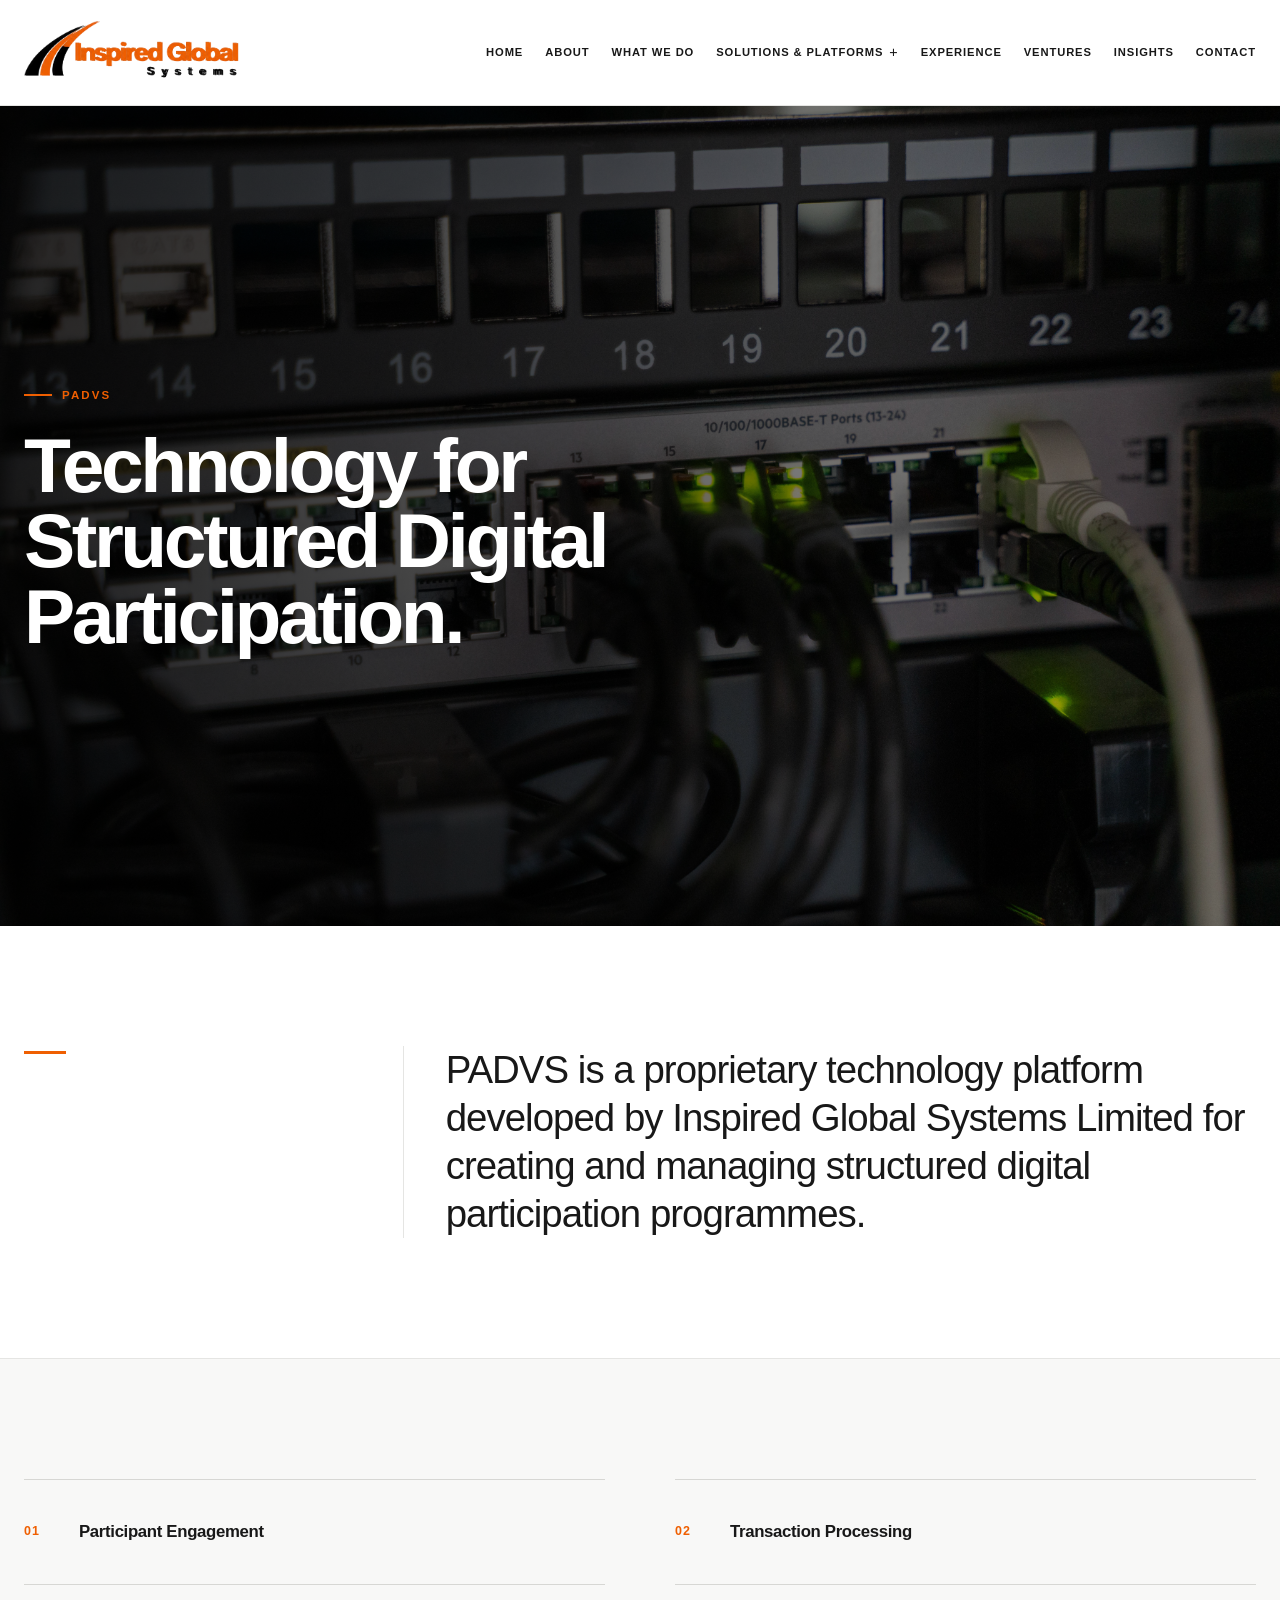
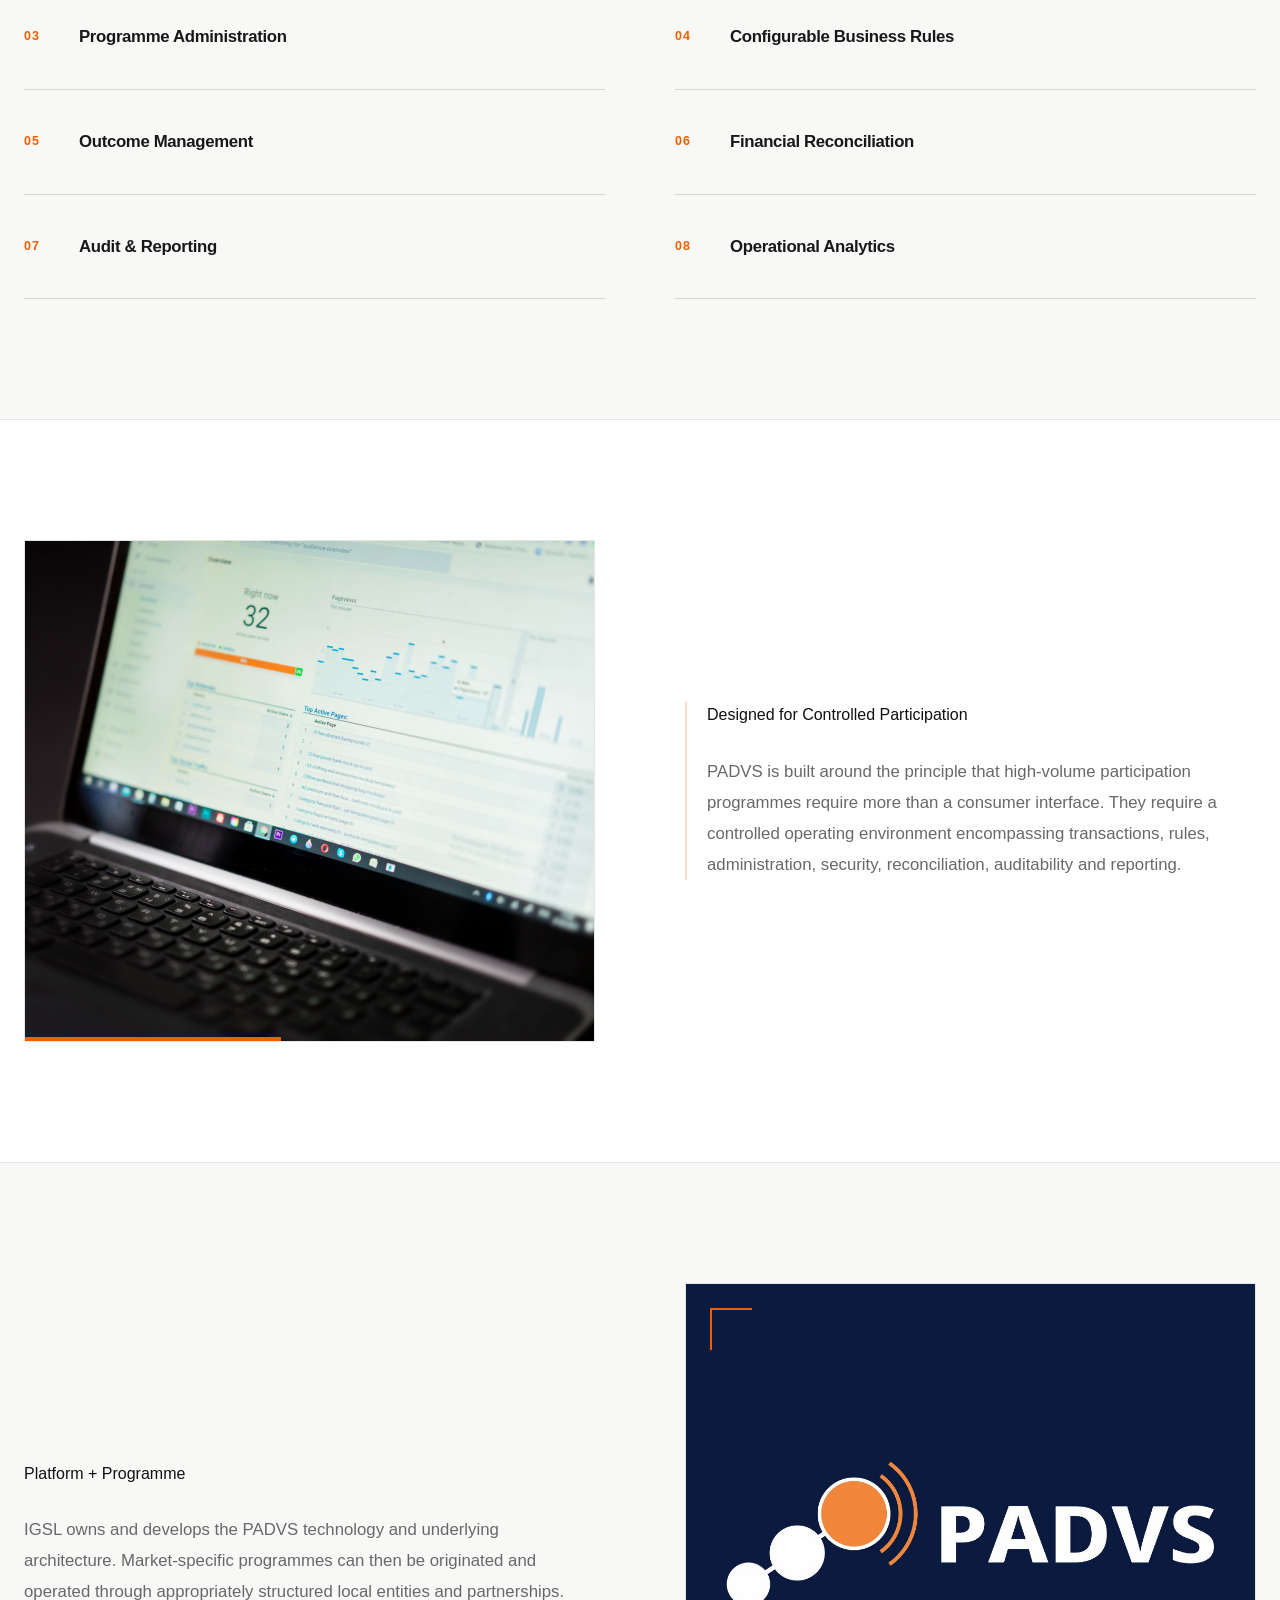
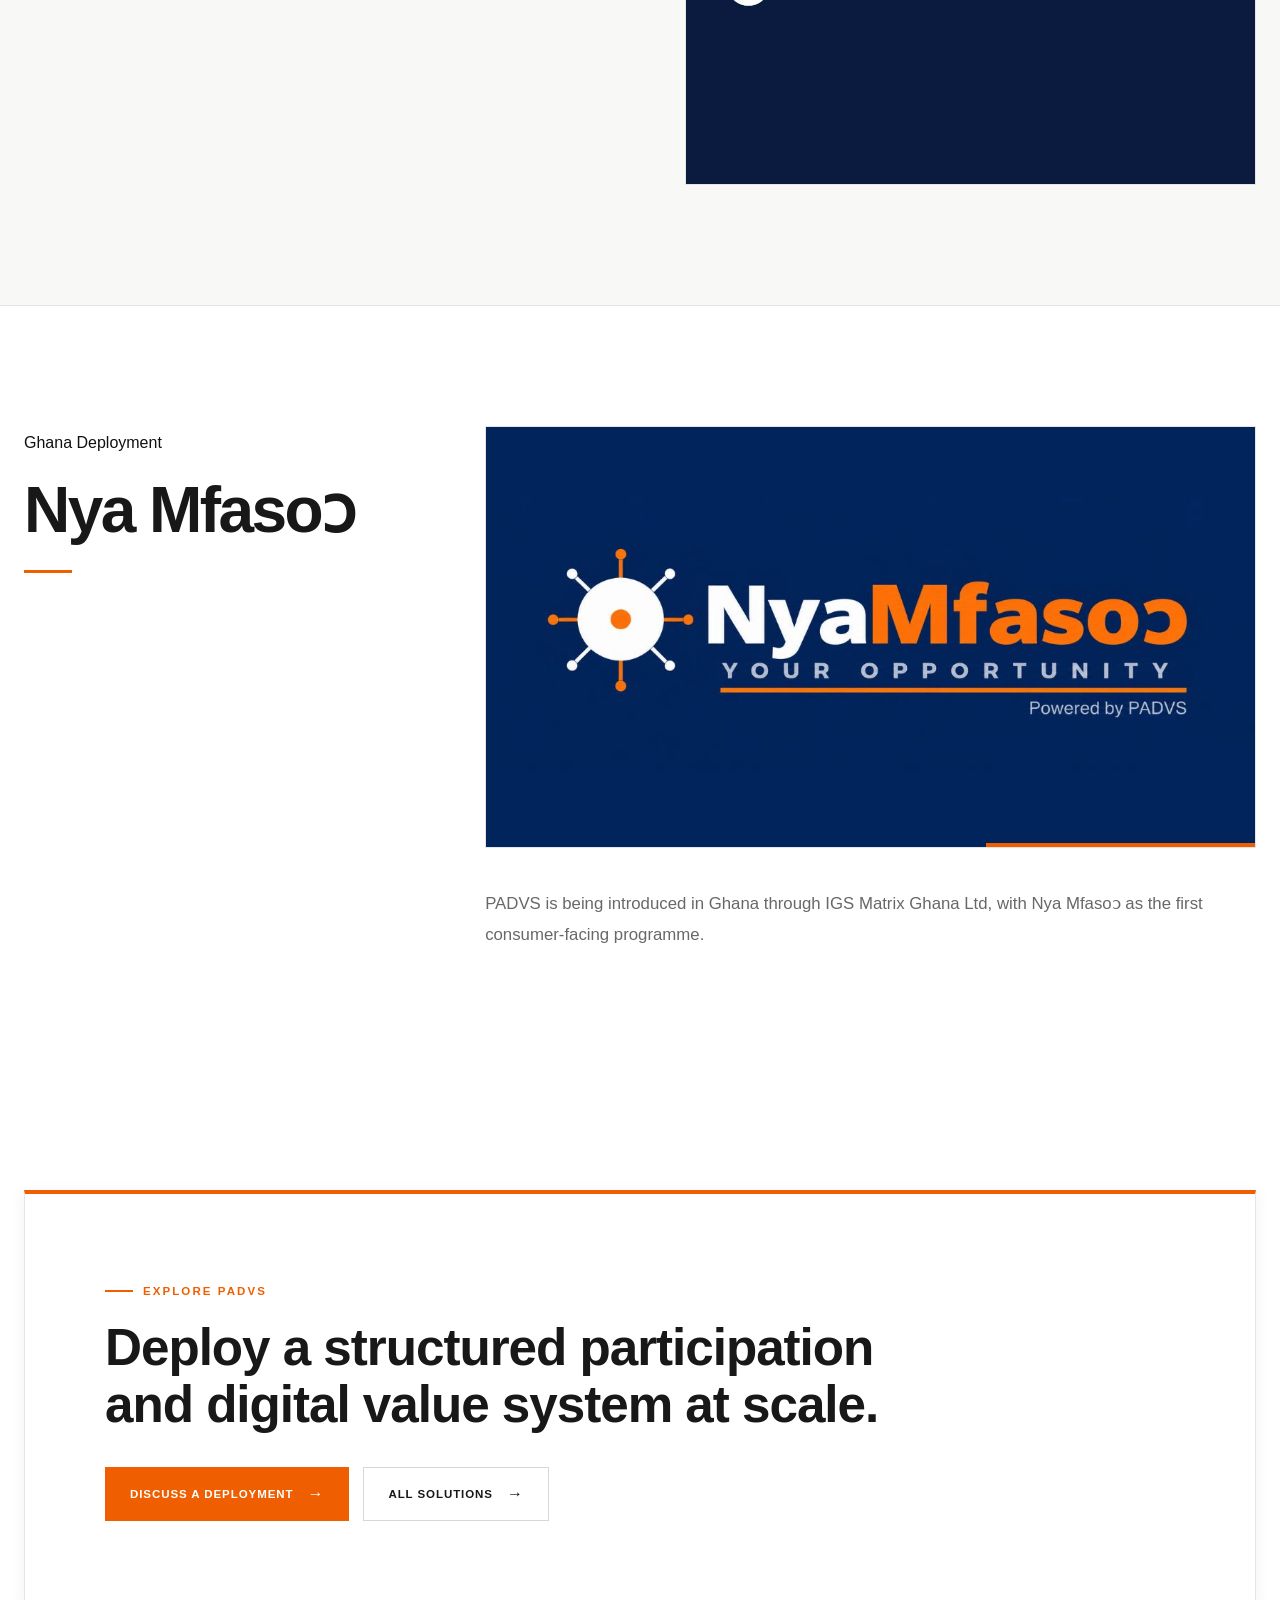
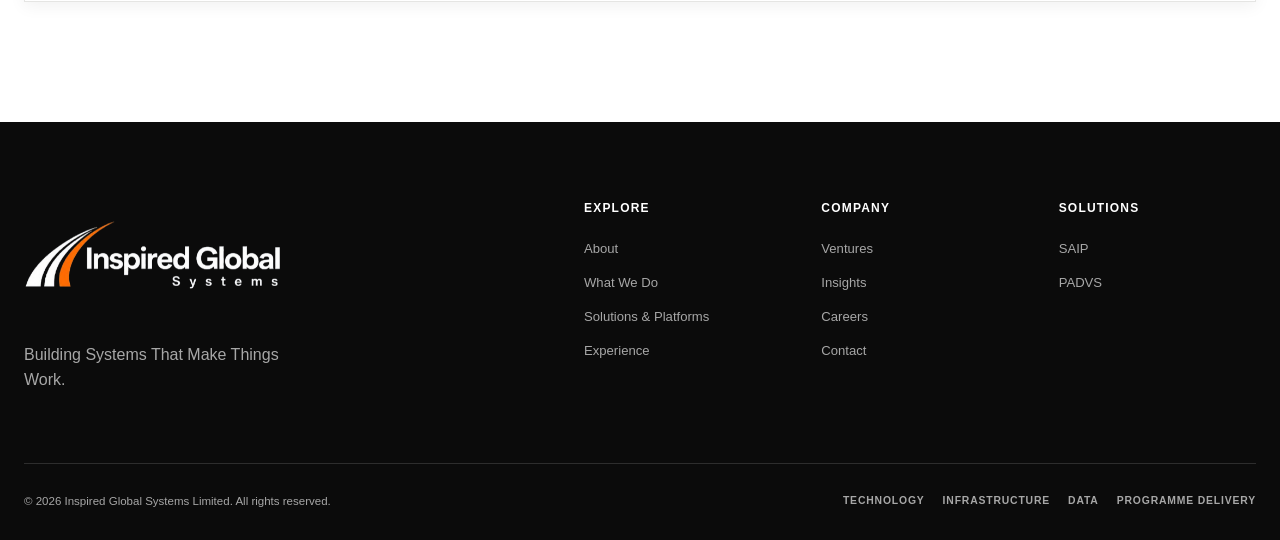
<file: padvs.html>
<!DOCTYPE html>
<html lang="en">

<head>

    <meta charset="UTF-8">

    <meta
        name="viewport"
        content="width=device-width, initial-scale=1.0"
    >

    <title>
        PADVS | Participation and Digital Value System | IGSL
    </title>

    <link rel="stylesheet" href="style.css">
    <link rel="stylesheet" href="padvs.css">

    <!-- Favicon -->
    <link rel="icon" type="image/jpeg" href="images/igsl-favicon.jpeg">
    <link rel="apple-touch-icon" href="images/igsl-favicon.jpeg">

</head>


<body>


    <!-- =========================================
         HEADER
    ========================================== -->

    <header class="site-header">

        <div class="container nav-container">

            <a
                href="index.html"
                class="logo"
                aria-label="Inspired Global Systems Limited Home"
            >

                <img
                    src="images/igsl-logo.png"
                    alt="Inspired Global Systems Limited"
                    class="site-logo"
                >

            </a>


            <button
                class="menu-toggle"
                type="button"
                aria-label="Open navigation menu"
                aria-expanded="false"
            >

                <span></span>
                <span></span>
                <span></span>

            </button>


            <nav
                class="main-nav"
                aria-label="Main navigation"
            >

                <a href="index.html">
                    HOME
                </a>

                <a href="about.html">
                    ABOUT
                </a>

                <a href="what-we-do.html">
                    WHAT WE DO
                </a>


                <div class="nav-dropdown">

                    <a
                        href="solutions.html"
                        class="dropdown-trigger active"
                        aria-expanded="false"
                    >

                        SOLUTIONS &amp; PLATFORMS

                        <span aria-hidden="true">
                            +
                        </span>

                    </a>


                    <div class="dropdown-menu">

                        <a href="saip.html">
                            SAIP
                        </a>

                        <a
                            href="padvs.html"
                            class="active"
                            aria-current="page"
                        >
                            PADVS
                        </a>

                    </div>

                </div>


                <a href="experience.html">
                    EXPERIENCE
                </a>

                <a href="ventures.html">
                    VENTURES
                </a>

                <a href="insights.html">
                    INSIGHTS
                </a>

                <a href="contact.html">
                    CONTACT
                </a>

            </nav>

        </div>

    </header>



    <main>


        <!-- =========================================
             HERO
        ========================================== -->

        <section class="hero">

            <div class="hero-background">

                <img
                    src="images/padvs/padvs-hero.jpg"
                    alt="Digital network infrastructure"
                >

                <div
                    class="hero-overlay"
                    aria-hidden="true"
                ></div>

            </div>


            <div class="container hero-content">

                <div class="hero-copy">

                    <p class="eyebrow">
                        PADVS
                    </p>


                    <p class="padvs-hero-statement">
                        Technology for Structured Digital Participation.
                    </p>

                </div>

            </div>

        </section>



        <!-- =========================================
             INTRODUCTION
        ========================================== -->

        <section class="padvs-intro">

            <div class="container">

                <div class="padvs-intro-grid">

                    <div class="padvs-intro-heading">

                        <span class="section-marker">
                        </span>

                    </div>


                    <div class="padvs-intro-content">

                        <p>

                            PADVS is a proprietary technology platform developed by
                            Inspired Global Systems Limited for creating and managing
                            structured digital participation programmes.

                        </p>

                    </div>

                </div>

            </div>

        </section>



        <!-- =========================================
             PLATFORM CAPABILITIES
        ========================================== -->

        <section class="padvs-capabilities">

            <div class="container">

                <div class="capabilities-grid">


                    <article class="capability-card">

                        <span class="capability-line"></span>

                        <h3>
                            Participant Engagement
                        </h3>

                    </article>



                    <article class="capability-card">

                        <span class="capability-line"></span>

                        <h3>
                            Transaction Processing
                        </h3>

                    </article>



                    <article class="capability-card">

                        <span class="capability-line"></span>

                        <h3>
                            Programme Administration
                        </h3>

                    </article>



                    <article class="capability-card">

                        <span class="capability-line"></span>

                        <h3>
                            Configurable Business Rules
                        </h3>

                    </article>



                    <article class="capability-card">

                        <span class="capability-line"></span>

                        <h3>
                            Outcome Management
                        </h3>

                    </article>



                    <article class="capability-card">

                        <span class="capability-line"></span>

                        <h3>
                            Financial Reconciliation
                        </h3>

                    </article>



                    <article class="capability-card">

                        <span class="capability-line"></span>

                        <h3>
                            Audit &amp; Reporting
                        </h3>

                    </article>



                    <article class="capability-card">

                        <span class="capability-line"></span>

                        <h3>
                            Operational Analytics
                        </h3>

                    </article>


                </div>

            </div>

        </section>



        <!-- =========================================
             DESIGNED FOR CONTROLLED PARTICIPATION
        ========================================== -->

        <section class="padvs-controlled">

            <div class="container">

                <div class="controlled-grid">


                    <div class="controlled-image">

                        <img
                            src="images/padvs/padvs-control.jpg"
                            alt="Digital data and platform infrastructure"
                        >

                    </div>



                    <div class="controlled-content">

                        <span class="section-marker">
                            Designed for Controlled Participation
                        </span>

                        <p>

                            PADVS is built around the principle that high-volume
                            participation programmes require more than a consumer
                            interface. They require a controlled operating environment
                            encompassing transactions, rules, administration, security,
                            reconciliation, auditability and reporting.

                        </p>

                    </div>


                </div>

            </div>

        </section>



        <!-- =========================================
             PLATFORM + PROGRAMME
        ========================================== -->

        <section class="padvs-platform">

            <div class="container">

                <div class="platform-grid">


                    <div class="platform-copy">

                        <span class="section-marker">
                            Platform + Programme
                        </span>

                        <p>

                            IGSL owns and develops the PADVS technology and underlying
                            architecture. Market-specific programmes can then be
                            originated and operated through appropriately structured
                            local entities and partnerships.

                        </p>

                    </div>



                    <div class="platform-image">

                        <img
                            src="images/padvs/padvs-platform.jpg"
                            alt="Digital platform and data network"
                        >

                    </div>


                </div>

            </div>

        </section>



        <!-- =========================================
             GHANA DEPLOYMENT
        ========================================== -->

        <section class="padvs-ghana">

            <div class="container">

                <div class="ghana-grid">


                    <div class="ghana-heading">

                        <span class="section-marker">
                            Ghana Deployment
                        </span>

                        <h2>
                            Nya Mfasoɔ
                        </h2>

                    </div>



                    <div class="ghana-content">

                        <div class="ghana-image">

                            <img
                                src="images/padvs/padvs-ghana.jpg"
                                alt="Digital transaction between smartphones"
                            >

                        </div>


                        <p>

                            PADVS is being introduced in Ghana through IGS Matrix
                            Ghana Ltd, with Nya Mfasoɔ as the first consumer-facing
                            programme.

                        </p>

                    </div>


                </div>

            </div>

        </section>

        <!-- =========================================
             FINAL CTA
        ========================================== -->
        <section class="section final-cta">
            <div class="container">
                <div class="cta-box">
                    <div class="cta-content">
                        <p class="eyebrow">
                            EXPLORE PADVS
                        </p>
                        <h2>
                            Deploy a structured participation and digital value system at scale.
                        </h2>
                        <div class="cta-actions">
                            <a href="contact.html" class="btn btn-primary">
                                Discuss a Deployment
                                <span>→</span>
                            </a>
                            <a href="solutions.html" class="btn btn-outline">
                                All Solutions
                                <span>→</span>
                            </a>
                        </div>
                    </div>
                </div>
            </div>
        </section>

    

    </main>



    <!-- =========================================
         FOOTER
    ========================================== -->

    <footer class="site-footer">


        <div class="container">


            <div class="footer-main">


                <div class="footer-brand">


                    <a
                        href="index.html"
                        class="logo footer-logo"
                        aria-label="Inspired Global Systems Limited Home"
                    >

                        <img
                            src="images/igsl-footer-logo.png"
                            alt="Inspired Global Systems Limited"
                            class="footer-site-logo"
                        >

                    </a>


                    <p>

                        Building Systems That Make Things Work.

                    </p>


                </div>



                <div class="footer-links">


                    <div class="footer-column">


                        <h4>
                            Explore
                        </h4>


                        <a href="about.html">
                            About
                        </a>


                        <a href="what-we-do.html">
                            What We Do
                        </a>


                        <a href="solutions.html">
                            Solutions &amp; Platforms
                        </a>


                        <a href="experience.html">
                            Experience
                        </a>


                    </div>



                    <div class="footer-column">


                        <h4>
                            Company
                        </h4>


                        <a href="ventures.html">
                            Ventures
                        </a>


                        <a href="insights.html">
                            Insights
                        </a>


                        <a href="careers.html">
                            Careers
                        </a>


                        <a href="contact.html">
                            Contact
                        </a>


                    </div>



                    <div class="footer-column">


                        <h4>
                            Solutions
                        </h4>


                        <a href="saip.html">
                            SAIP
                        </a>


                        <a href="padvs.html">
                            PADVS
                        </a>


                    </div>


                </div>


            </div>



            <div class="footer-bottom">


                <p>

                    &copy; 2026 Inspired Global Systems Limited.
                    All rights reserved.

                </p>


                <div class="footer-meta">


                    <span>
                        Technology
                    </span>


                    <span>
                        Infrastructure
                    </span>


                    <span>
                        Data
                    </span>


                    <span>
                        Programme Delivery
                    </span>


                </div>


            </div>


        </div>


    </footer>



    <script src="script.js"></script>


</body>

</html>
</file>
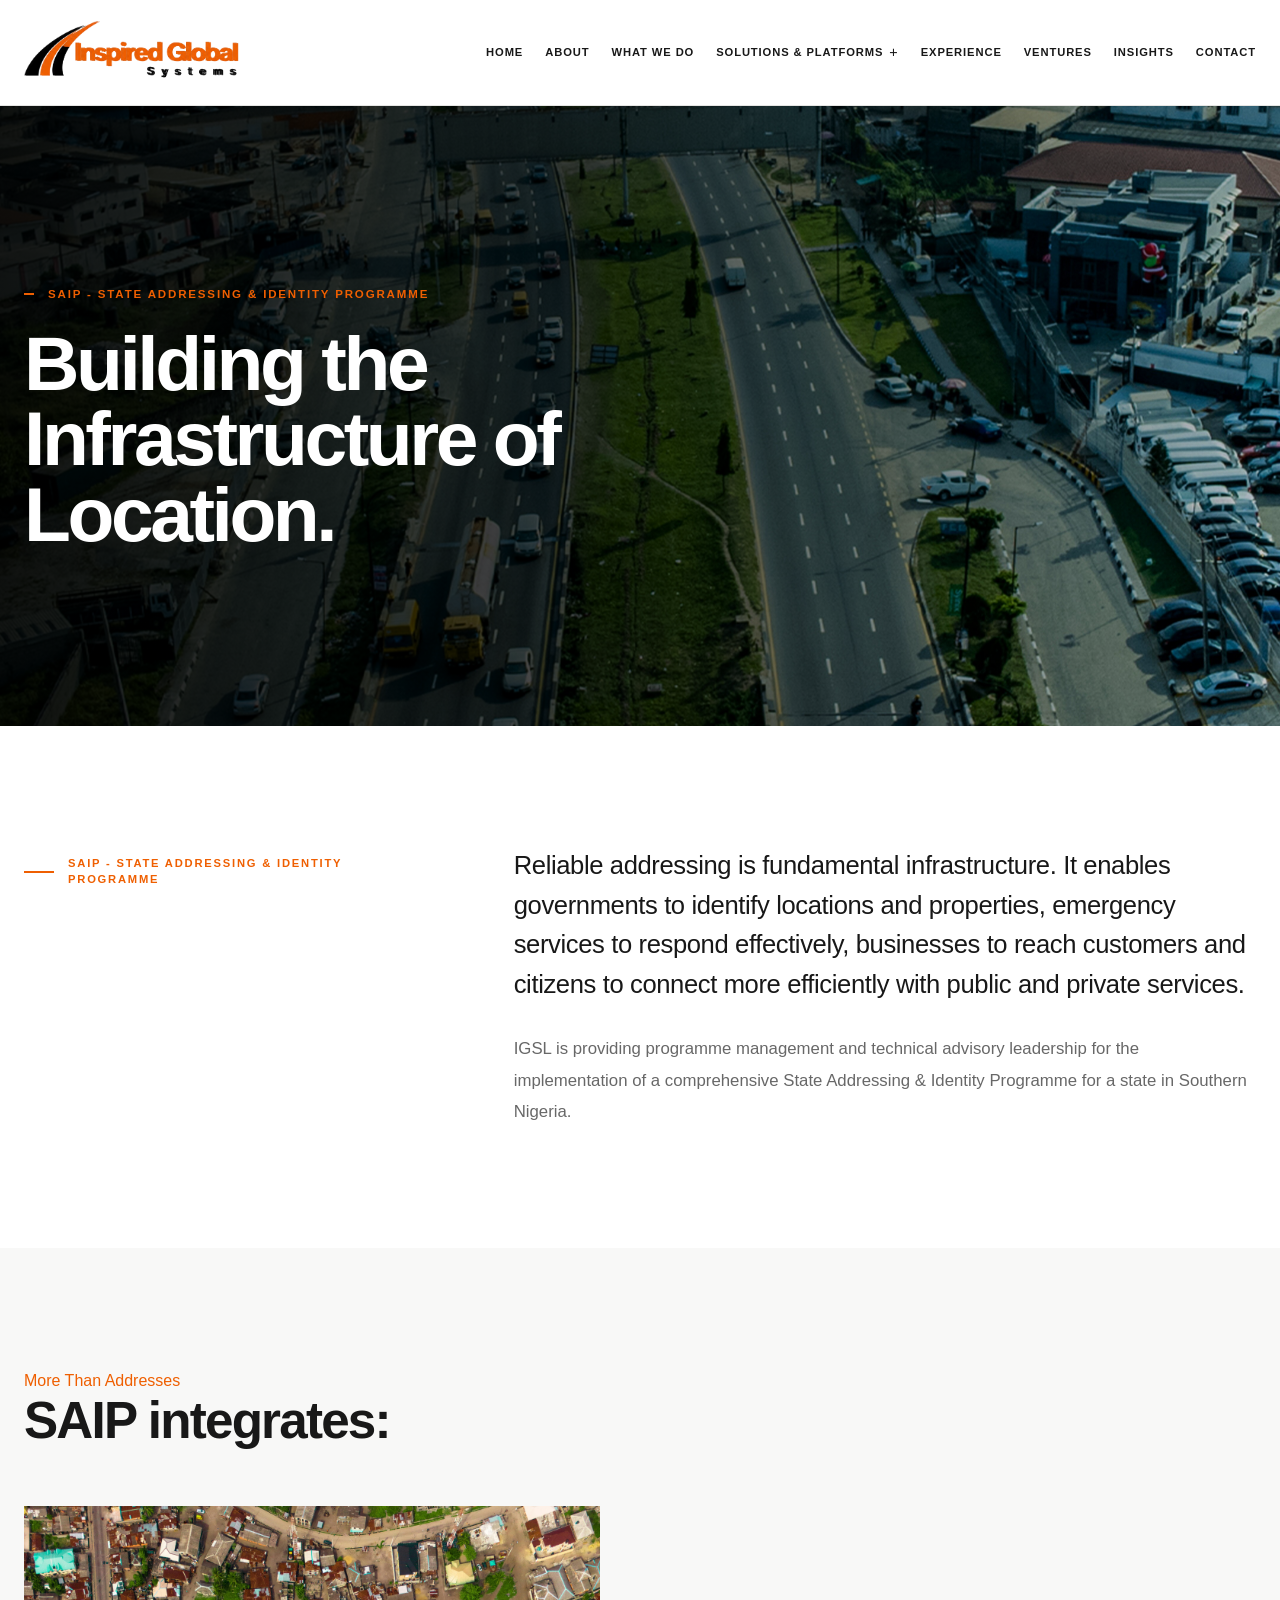
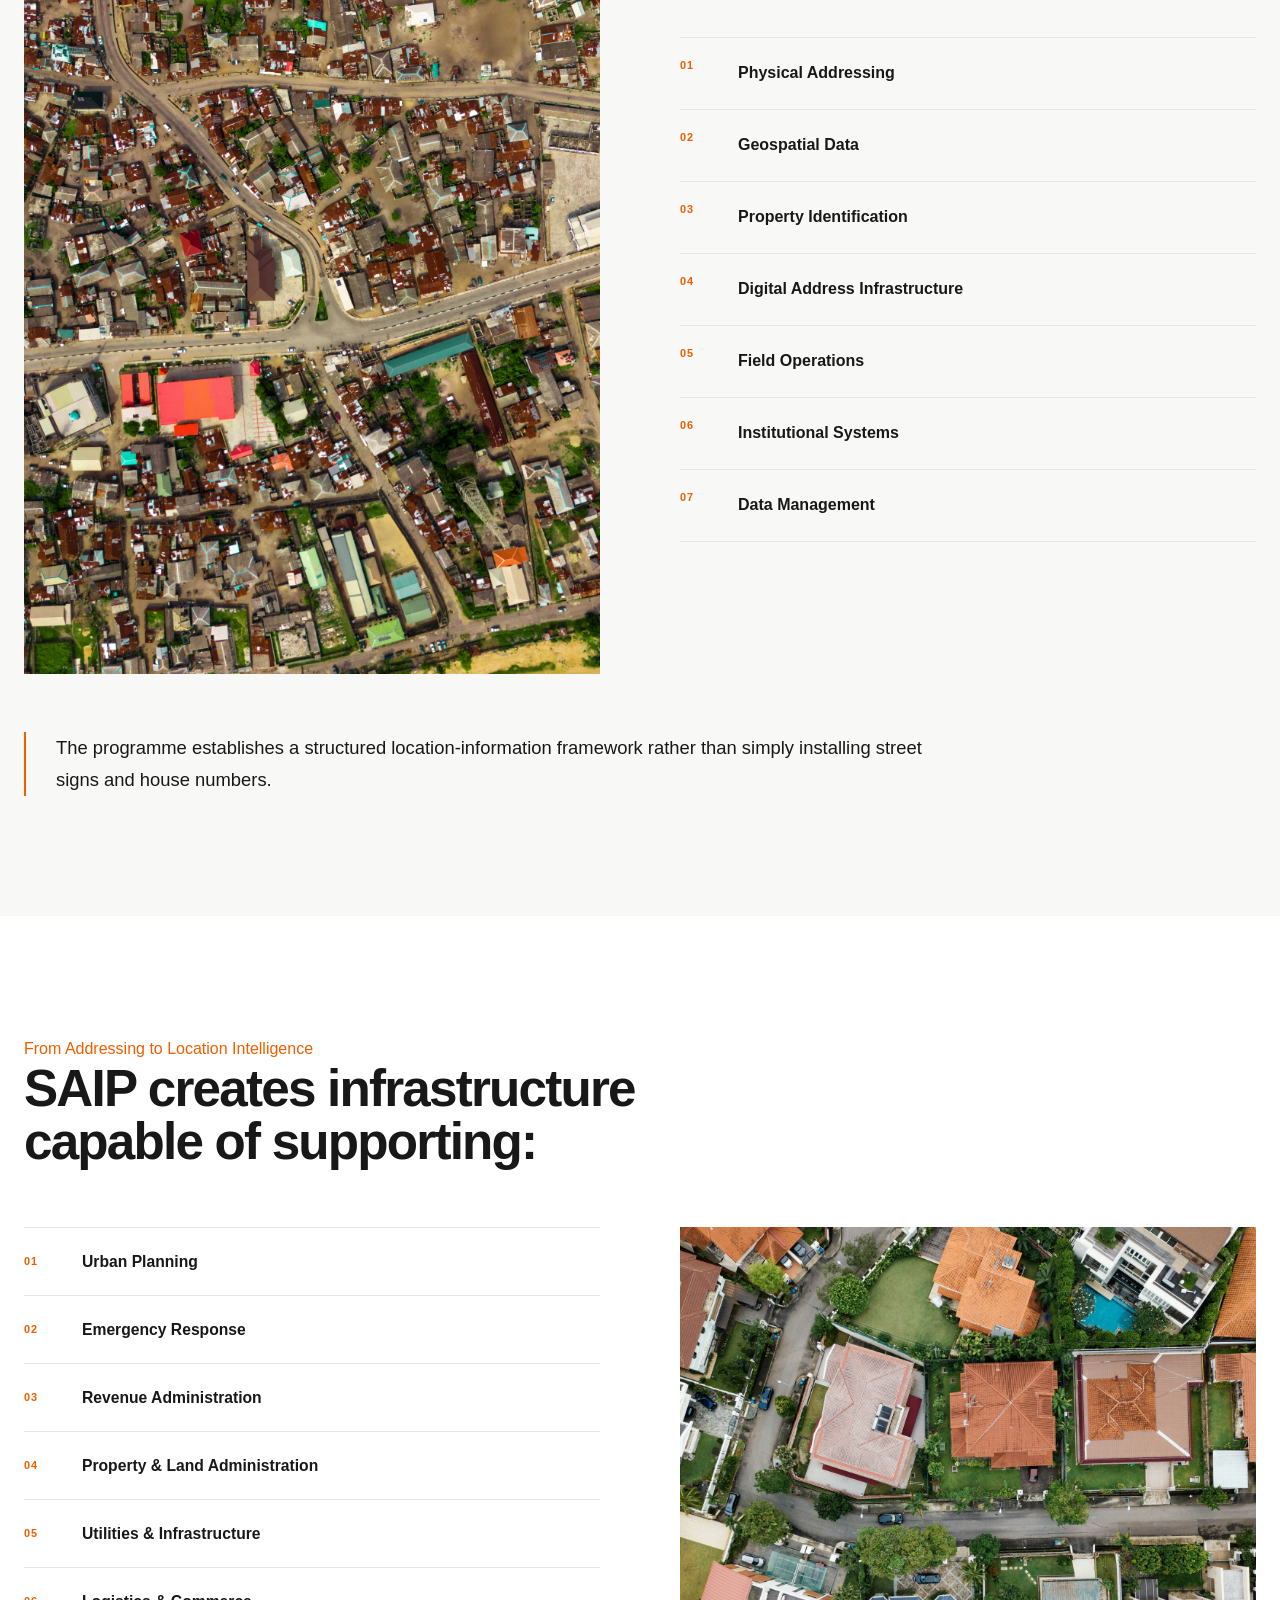
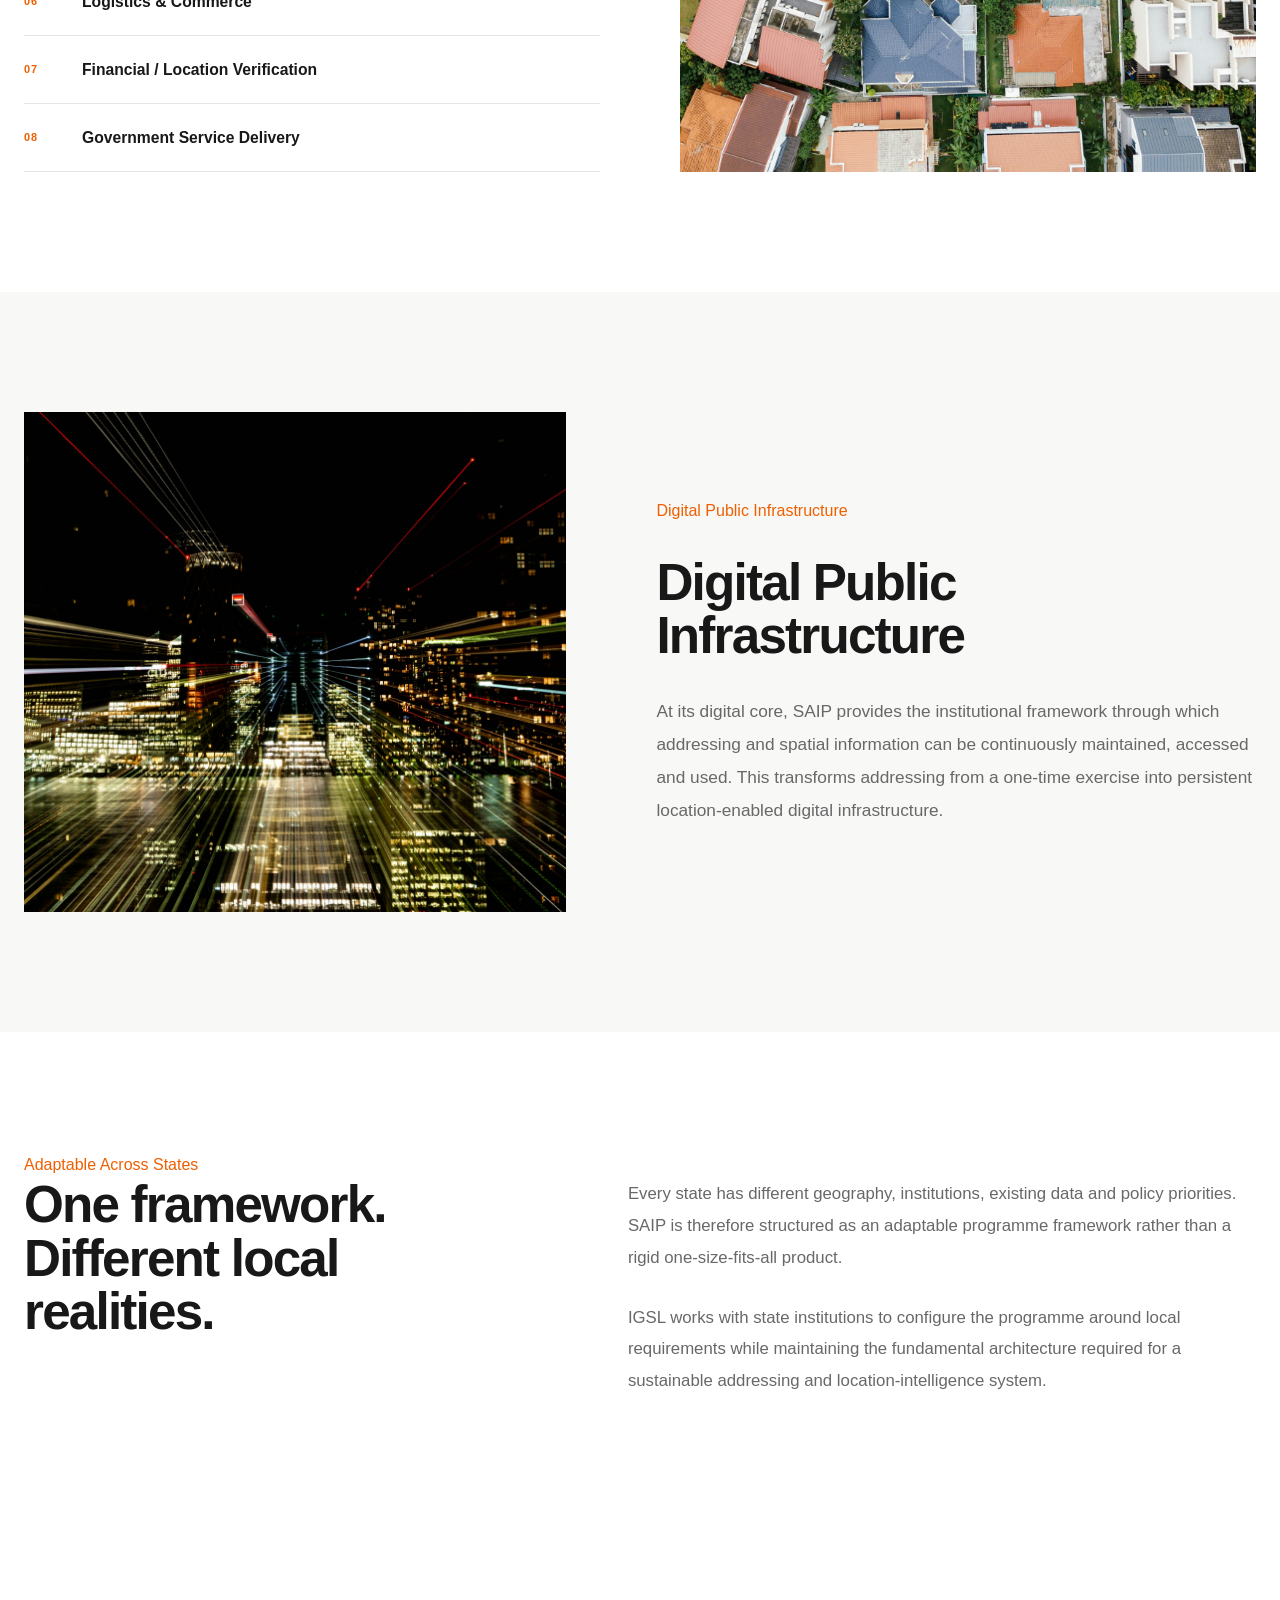
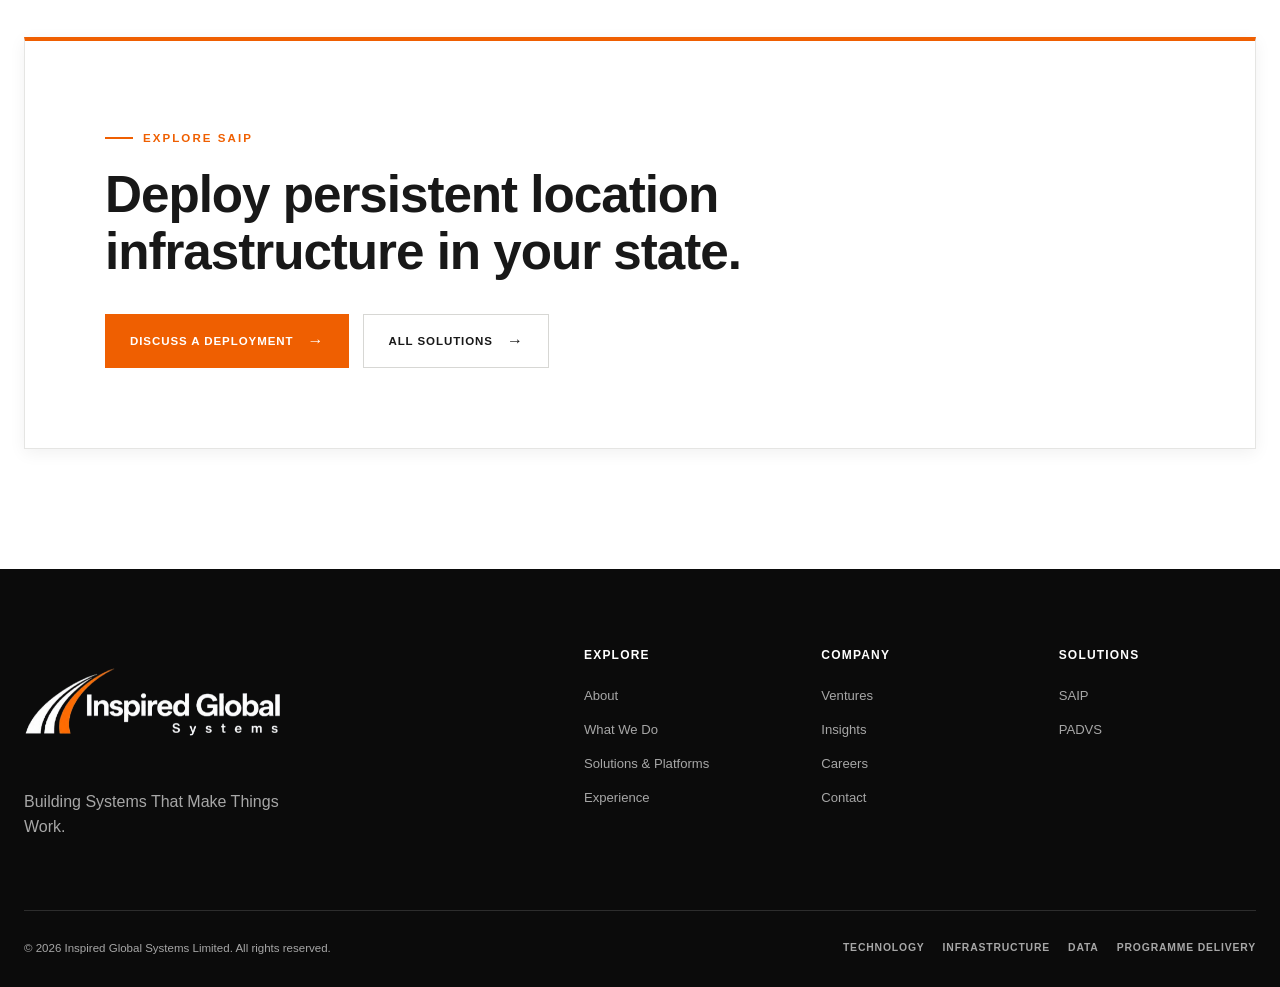
<file: saip.html>
<!DOCTYPE html>
<html lang="en">

<head>

    <meta charset="UTF-8">

    <meta
        name="viewport"
        content="width=device-width, initial-scale=1.0"
    >

    <title>
        SAIP - State Addressing &amp; Identity Programme | Inspired Global Systems Limited
    </title>

    <meta
        name="description"
        content="SAIP - State Addressing &amp; Identity Programme. Building the infrastructure of location."
    >

    <link rel="stylesheet" href="style.css">
    <link rel="stylesheet" href="saip.css">

    <!-- Favicon -->
    <link rel="icon" type="image/jpeg" href="images/igsl-favicon.jpeg">
    <link rel="apple-touch-icon" href="images/igsl-favicon.jpeg">

</head>


<body>


    <!-- =====================================================
         HEADER
    ====================================================== -->

    <header class="site-header">

        <div class="container nav-container">

            <a
                href="index.html"
                class="logo"
                aria-label="Inspired Global Systems Limited Home"
            >
                <img
                    src="images/igsl-logo.png"
                    alt="Inspired Global Systems Limited"
                    class="site-logo"
                >
            </a>


            <button
                class="menu-toggle"
                type="button"
                aria-label="Open navigation menu"
                aria-expanded="false"
            >
                <span></span>
                <span></span>
                <span></span>
            </button>


            <nav
                class="main-nav"
                aria-label="Main navigation"
            >

                <a href="index.html">
                    HOME
                </a>

                <a href="about.html">
                    ABOUT
                </a>

                <a href="what-we-do.html">
                    WHAT WE DO
                </a>


                <div class="nav-dropdown">

                    <a
                        href="solutions.html"
                        class="dropdown-trigger active"
                        aria-expanded="false"
                    >
                        SOLUTIONS &amp; PLATFORMS
                        <span aria-hidden="true">+</span>
                    </a>


                    <div class="dropdown-menu">

                        <a
                            href="saip.html"
                            class="active"
                            aria-current="page"
                        >
                            SAIP
                        </a>

                        <a href="padvs.html">
                            PADVS
                        </a>

                    </div>

                </div>


                <a href="experience.html">
                    EXPERIENCE
                </a>

                <a href="ventures.html">
                    VENTURES
                </a>

                <a href="insights.html">
                    INSIGHTS
                </a>

                <a href="contact.html">
                    CONTACT
                </a>

            </nav>

        </div>

    </header>



    <main class="saip-page">


        <!-- =====================================================
             HERO
        ====================================================== -->

        <section class="saip-hero">

            <div class="container saip-hero-inner">

                <div class="saip-hero-content">

                    <p class="saip-hero-eyebrow">
                        SAIP - State Addressing &amp; Identity Programme
                    </p>

                    <h1>
                        Building the Infrastructure of Location.
                    </h1>

                </div>

            </div>

        </section>



        <!-- =====================================================
             INTRODUCTION
        ====================================================== -->

        <section class="saip-introduction section">

            <div class="container">

                <div class="saip-intro-layout">

                    <div class="saip-intro-heading">

                        <span
                            class="intro-line"
                            aria-hidden="true"
                        ></span>

                        <p>
                            SAIP - State Addressing &amp; Identity Programme
                        </p>

                    </div>


                    <div class="saip-intro-content">

                        <p class="saip-lead">
                            Reliable addressing is fundamental infrastructure. It enables governments to identify locations and properties, emergency services to respond effectively, businesses to reach customers and citizens to connect more efficiently with public and private services.
                        </p>

                        <p>
                            IGSL is providing programme management and technical advisory leadership for the implementation of a comprehensive State Addressing &amp; Identity Programme for a state in Southern Nigeria.
                        </p>

                    </div>

                </div>

            </div>

        </section>



        <!-- =====================================================
             MORE THAN ADDRESSES
        ====================================================== -->

        <section class="saip-addressing section">

            <div class="container">

                <div class="section-marker">
                    <span>More Than Addresses</span>
                </div>


                <div class="saip-section-heading">

                    <h2>
                        SAIP integrates:
                    </h2>

                </div>


                <div class="addressing-layout">


                    <div class="addressing-image">

                        <img
                            src="images/saip/saip-addressing.jpg"
                            alt="Addressing and urban infrastructure"
                            loading="lazy"
                        >

                    </div>


                    <div class="addressing-content">

                        <div class="capability-list">


                            <div class="saip-capability">
                                <span class="capability-number">01</span>
                                <span class="capability-name">Physical Addressing</span>
                            </div>


                            <div class="saip-capability">
                                <span class="capability-number">02</span>
                                <span class="capability-name">Geospatial Data</span>
                            </div>


                            <div class="saip-capability">
                                <span class="capability-number">03</span>
                                <span class="capability-name">Property Identification</span>
                            </div>


                            <div class="saip-capability">
                                <span class="capability-number">04</span>
                                <span class="capability-name">Digital Address Infrastructure</span>
                            </div>


                            <div class="saip-capability">
                                <span class="capability-number">05</span>
                                <span class="capability-name">Field Operations</span>
                            </div>


                            <div class="saip-capability">
                                <span class="capability-number">06</span>
                                <span class="capability-name">Institutional Systems</span>
                            </div>


                            <div class="saip-capability">
                                <span class="capability-number">07</span>
                                <span class="capability-name">Data Management</span>
                            </div>


                        </div>

                    </div>

                </div>


                <div class="saip-statement">

                    <p>
                        The programme establishes a structured location-information framework rather than simply installing street signs and house numbers.
                    </p>

                </div>

            </div>

        </section>



        <!-- =====================================================
             FROM ADDRESSING TO LOCATION INTELLIGENCE
        ====================================================== -->

        <section class="saip-location section">

            <div class="container">

                <div class="section-marker">
                    <span>From Addressing to Location Intelligence</span>
                </div>


                <div class="location-heading">

                    <h2>
                        SAIP creates infrastructure capable of supporting:
                    </h2>

                </div>


                <div class="location-layout">


                    <div class="location-content">

                        <div class="location-list">


                            <div class="saip-location-item">
                                <span class="location-number">01</span>
                                <span>Urban Planning</span>
                            </div>


                            <div class="saip-location-item">
                                <span class="location-number">02</span>
                                <span>Emergency Response</span>
                            </div>


                            <div class="saip-location-item">
                                <span class="location-number">03</span>
                                <span>Revenue Administration</span>
                            </div>


                            <div class="saip-location-item">
                                <span class="location-number">04</span>
                                <span>Property &amp; Land Administration</span>
                            </div>


                            <div class="saip-location-item">
                                <span class="location-number">05</span>
                                <span>Utilities &amp; Infrastructure</span>
                            </div>


                            <div class="saip-location-item">
                                <span class="location-number">06</span>
                                <span>Logistics &amp; Commerce</span>
                            </div>


                            <div class="saip-location-item">
                                <span class="location-number">07</span>
                                <span>Financial / Location Verification</span>
                            </div>


                            <div class="saip-location-item">
                                <span class="location-number">08</span>
                                <span>Government Service Delivery</span>
                            </div>


                        </div>

                    </div>


                    <div class="location-image">

                        <img
                            src="images/saip/saip-location.jpg"
                            alt="Geospatial location intelligence and mapped infrastructure"
                            loading="lazy"
                        >

                    </div>

                </div>

            </div>

        </section>



        <!-- =====================================================
             DIGITAL PUBLIC INFRASTRUCTURE
        ====================================================== -->

        <section class="saip-digital section">

            <div class="container">

                <div class="digital-layout">


                    <div class="digital-image">

                        <img
                            src="images/saip/saip-infrastructure.jpg"
                            alt="Digital public infrastructure and connected systems"
                            loading="lazy"
                        >

                    </div>


                    <div class="digital-content">

                        <div class="section-marker">
                            <span>Digital Public Infrastructure</span>
                        </div>


                        <h2>
                            Digital Public Infrastructure
                        </h2>


                        <p>
                            At its digital core, SAIP provides the institutional framework through which addressing and spatial information can be continuously maintained, accessed and used. This transforms addressing from a one-time exercise into persistent location-enabled digital infrastructure.
                        </p>

                    </div>

                </div>

            </div>

        </section>



        <!-- =====================================================
             ADAPTABLE ACROSS STATES
        ====================================================== -->

        <section class="saip-adaptable section">

            <div class="container">

                <div class="section-marker">
                    <span>Adaptable Across States</span>
                </div>


                <div class="adaptable-layout">


                    <div class="adaptable-heading">

                        <h2>
                            One framework. Different local realities.
                        </h2>

                    </div>


                    <div class="adaptable-content">

                        <p>
                            Every state has different geography, institutions, existing data and policy priorities. SAIP is therefore structured as an adaptable programme framework rather than a rigid one-size-fits-all product.
                        </p>

                        <p>
                            IGSL works with state institutions to configure the programme around local requirements while maintaining the fundamental architecture required for a sustainable addressing and location-intelligence system.
                        </p>

                    </div>

                </div>

            </div>

        </section>

        <!-- =========================================
             FINAL CTA
        ========================================== -->
        <section class="section final-cta">
            <div class="container">
                <div class="cta-box">
                    <div class="cta-content">
                        <p class="eyebrow">
                            EXPLORE SAIP
                        </p>
                        <h2>
                            Deploy persistent location infrastructure in your state.
                        </h2>
                        <div class="cta-actions">
                            <a href="contact.html" class="btn btn-primary">
                                Discuss a Deployment
                                <span>→</span>
                            </a>
                            <a href="solutions.html" class="btn btn-outline">
                                All Solutions
                                <span>→</span>
                            </a>
                        </div>
                    </div>
                </div>
            </div>
        </section>

    


    </main>



    <!-- =====================================================
         FOOTER
    ====================================================== -->

    <footer class="site-footer">

        <div class="container">

            <div class="footer-main">


                <div class="footer-brand">

                    <a
                        href="index.html"
                        class="logo footer-logo"
                        aria-label="Inspired Global Systems Limited Home"
                    >
                        <img
                            src="images/igsl-footer-logo.png"
                            alt="Inspired Global Systems Limited"
                            class="footer-site-logo"
                        >
                    </a>

                    <p>
                        Building Systems That Make Things Work.
                    </p>

                </div>



                <div class="footer-links">


                    <div class="footer-column">

                        <h4>
                            Explore
                        </h4>

                        <a href="about.html">
                            About
                        </a>

                        <a href="what-we-do.html">
                            What We Do
                        </a>

                        <a href="solutions.html">
                            Solutions &amp; Platforms
                        </a>

                        <a href="experience.html">
                            Experience
                        </a>

                    </div>



                    <div class="footer-column">

                        <h4>
                            Company
                        </h4>

                        <a href="ventures.html">
                            Ventures
                        </a>

                        <a href="insights.html">
                            Insights
                        </a>

                        <a href="careers.html">
                            Careers
                        </a>

                        <a href="contact.html">
                            Contact
                        </a>

                    </div>



                    <div class="footer-column">

                        <h4>
                            Solutions
                        </h4>

                        <a href="saip.html">
                            SAIP
                        </a>

                        <a href="padvs.html">
                            PADVS
                        </a>

                    </div>


                </div>

            </div>



            <div class="footer-bottom">

                <p>
                    © 2026 Inspired Global Systems Limited. All rights reserved.
                </p>


                <div class="footer-meta">

                    <span>
                        Technology
                    </span>

                    <span>
                        Infrastructure
                    </span>

                    <span>
                        Data
                    </span>

                    <span>
                        Programme Delivery
                    </span>

                </div>

            </div>

        </div>

    </footer>



    <script src="script.js"></script>

</body>

</html>
</file>
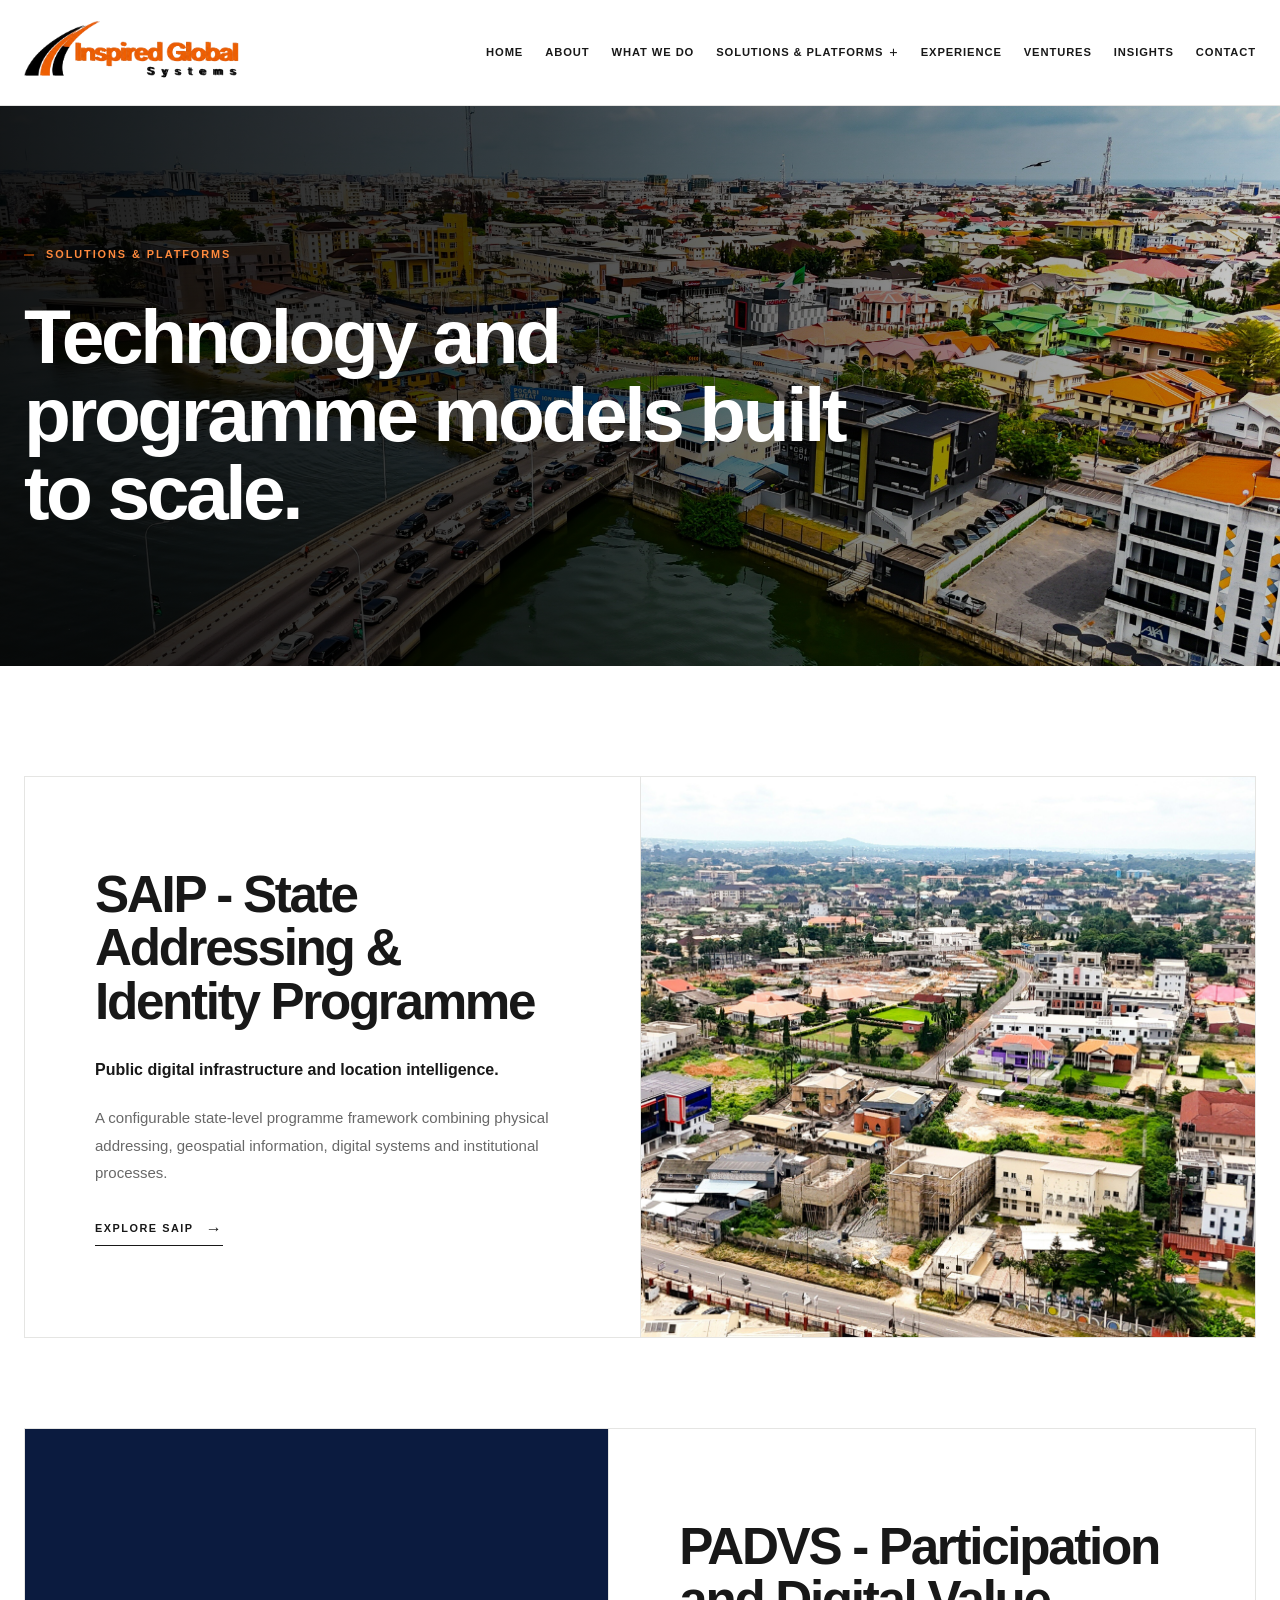
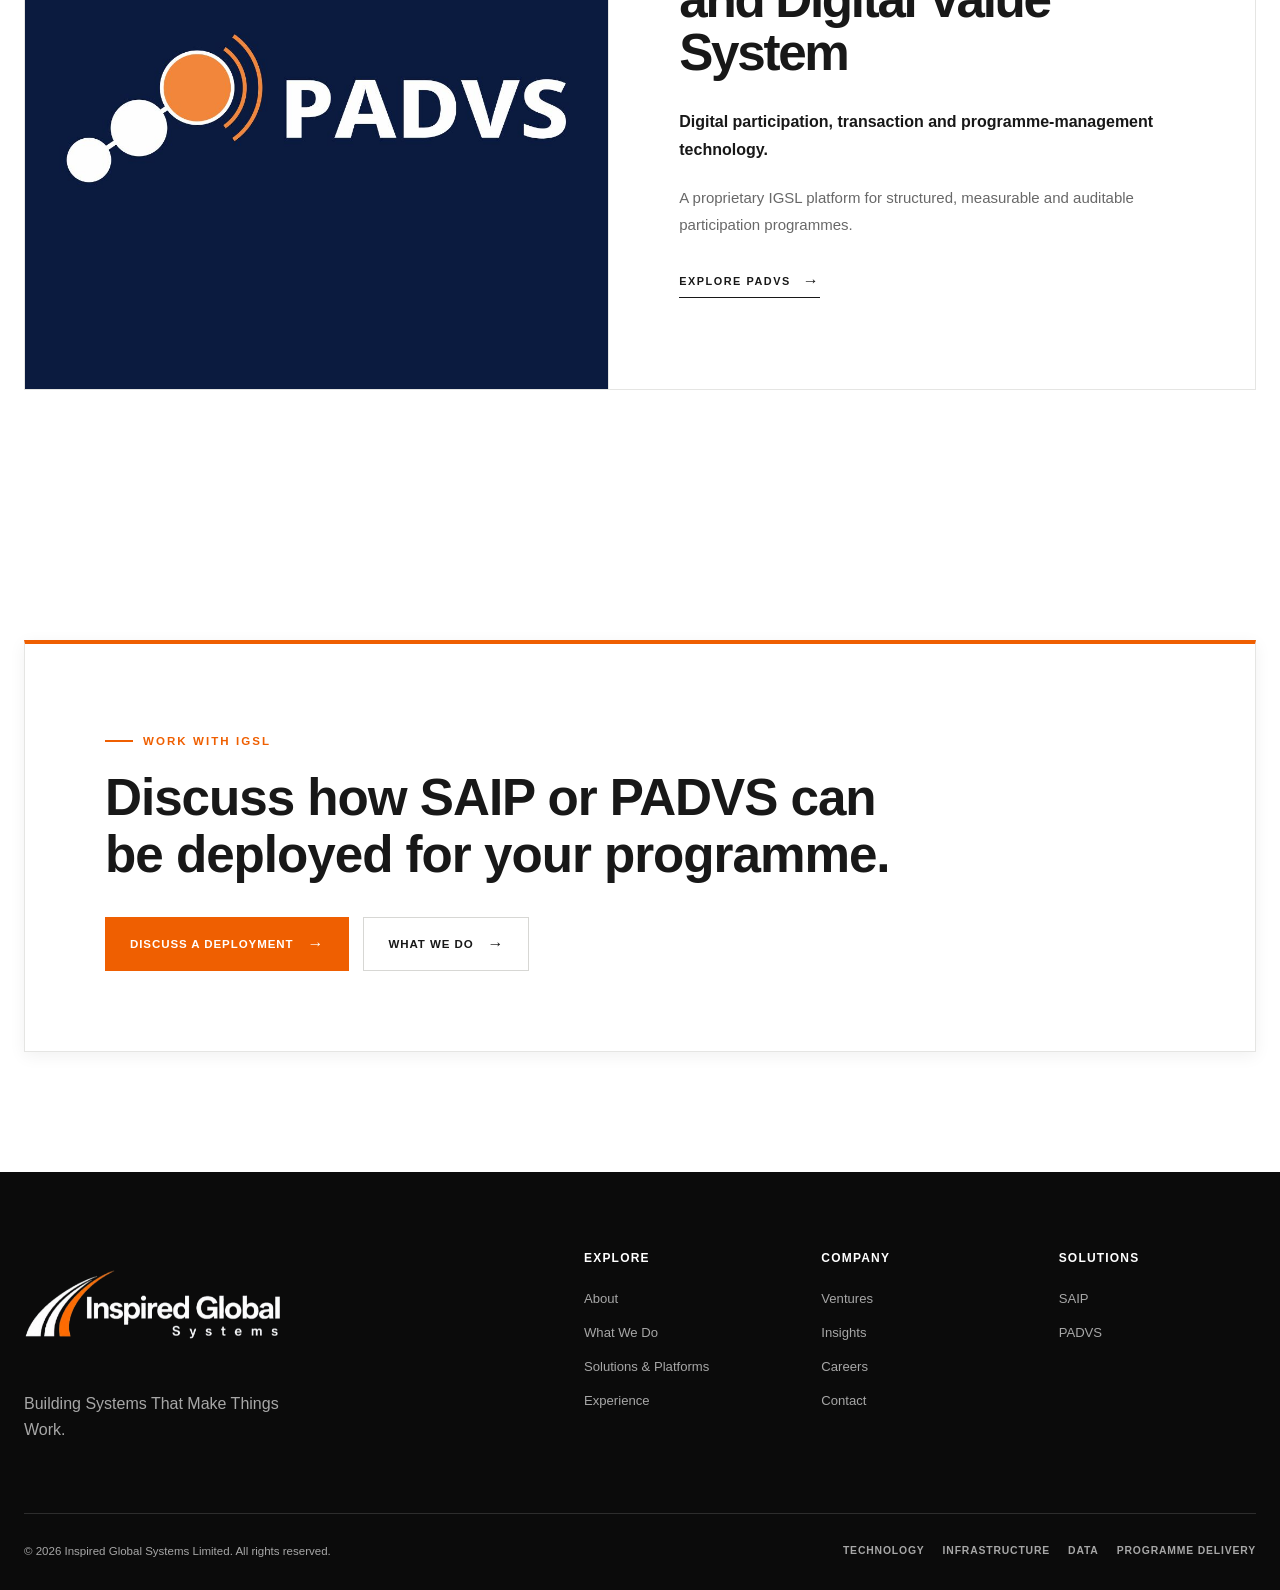
<file: solutions.html>
<!DOCTYPE html>

<html lang="en">

<head>

    <meta charset="UTF-8">

    <meta
        name="viewport"
        content="width=device-width, initial-scale=1.0"
    >

    <title>
        Solutions &amp; Platforms | Inspired Global Systems Limited
    </title>

    <meta
        name="description"
        content="Technology and programme models built to scale."
    >

    <link rel="stylesheet" href="style.css">
    <link rel="stylesheet" href="solutions.css">

    <!-- Favicon -->
    <link rel="icon" type="image/jpeg" href="images/igsl-favicon.jpeg">
    <link rel="apple-touch-icon" href="images/igsl-favicon.jpeg">

</head>


<body>


    <!-- =========================================================
         HEADER
    ========================================================== -->

    <header class="site-header">

        <div class="container nav-container">

            <a
                href="index.html"
                class="logo"
                aria-label="Inspired Global Systems Limited Home"
            >
                <img
                    src="images/igsl-logo.png"
                    alt="Inspired Global Systems Limited"
                    class="site-logo"
                >
            </a>


            <button
                class="menu-toggle"
                type="button"
                aria-label="Open navigation menu"
                aria-expanded="false"
            >
                <span></span>
                <span></span>
                <span></span>
            </button>


            <nav
                class="main-nav"
                aria-label="Main navigation"
            >

                <a href="index.html">
                    HOME
                </a>

                <a href="about.html">
                    ABOUT
                </a>

                <a href="what-we-do.html">
                    WHAT WE DO
                </a>


                <div class="nav-dropdown">

                    <a
                        href="solutions.html"
                        class="dropdown-trigger active"
                        aria-expanded="false"
                        aria-current="page"
                    >
                        SOLUTIONS &amp; PLATFORMS
                        <span aria-hidden="true">+</span>
                    </a>

                    <div class="dropdown-menu">

                        <a href="saip.html">
                            SAIP
                        </a>

                        <a href="padvs.html">
                            PADVS
                        </a>

                    </div>

                </div>


                <a href="experience.html">
                    EXPERIENCE
                </a>

                <a href="ventures.html">
                    VENTURES
                </a>

                <a href="insights.html">
                    INSIGHTS
                </a>

                <a href="contact.html">
                    CONTACT
                </a>

            </nav>

        </div>

    </header>



    <!-- =========================================================
         MAIN CONTENT
    ========================================================== -->

    <main class="solutions-page">


        <!-- =====================================================
             HERO
        ====================================================== -->

        <section class="solutions-hero">

            <div class="container solutions-hero-inner">

                <div class="solutions-hero-content">

                    <p class="solutions-eyebrow">
                        SOLUTIONS &amp; PLATFORMS
                    </p>

                    <h1>
                        Technology and programme models built to scale.
                    </h1>

                </div>

            </div>

        </section>



        <!-- =====================================================
             PLATFORMS
        ====================================================== -->

        <section class="platforms-section">

            <div class="container platforms-container">


                <!-- =================================================
                     SAIP
                ================================================== -->

                <article class="platform-card platform-saip">


                    <div class="platform-content">

                        <div class="platform-heading">

                            <h2>
                                SAIP - State Addressing &amp; Identity Programme
                            </h2>

                        </div>


                        <p class="platform-description">
                            Public digital infrastructure and location intelligence.
                        </p>


                        <p class="platform-copy">
                            A configurable state-level programme framework combining physical addressing, geospatial information, digital systems and institutional processes.
                        </p>


                        <a
                            href="saip.html"
                            class="platform-link"
                        >
                            <span>
                                Explore SAIP
                            </span>

                            <span
                                class="link-arrow"
                                aria-hidden="true"
                            >
                                →
                            </span>

                        </a>

                    </div>



                    <div class="platform-visual">

                        <img
                            src="images/solutions/saip-solutions.jpg"
                            alt="Urban infrastructure and location patterns"
                            class="platform-image"
                            loading="lazy"
                        >

                    </div>

                </article>



                <!-- =================================================
                     PADVS
                ================================================== -->

                <article class="platform-card platform-padvs">


                    <div class="platform-visual">

                        <img
                            src="images/solutions/padvs-solutions.jpg"
                            alt="Digital technology and platform systems"
                            class="platform-image"
                            loading="lazy"
                        >

                    </div>



                    <div class="platform-content">

                        <div class="platform-heading">

                            <h2>
                                PADVS - Participation and Digital Value System
                            </h2>

                        </div>


                        <p class="platform-description">
                            Digital participation, transaction and programme-management technology.
                        </p>


                        <p class="platform-copy">
                            A proprietary IGSL platform for structured, measurable and auditable participation programmes.
                        </p>


                        <a
                            href="padvs.html"
                            class="platform-link"
                        >
                            <span>
                                Explore PADVS
                            </span>

                            <span
                                class="link-arrow"
                                aria-hidden="true"
                            >
                                →
                            </span>

                        </a>

                    </div>

                </article>


            </div>

        </section>

        <!-- =========================================
             FINAL CTA
        ========================================== -->
        <section class="section final-cta">
            <div class="container">
                <div class="cta-box">
                    <div class="cta-content">
                        <p class="eyebrow">
                            WORK WITH IGSL
                        </p>
                        <h2>
                            Discuss how SAIP or PADVS can be deployed for your programme.
                        </h2>
                        <div class="cta-actions">
                            <a href="contact.html" class="btn btn-primary">
                                Discuss a Deployment
                                <span>→</span>
                            </a>
                            <a href="what-we-do.html" class="btn btn-outline">
                                What We Do
                                <span>→</span>
                            </a>
                        </div>
                    </div>
                </div>
            </div>
        </section>

    

    </main>



    <!-- =========================================================
         FOOTER
    ========================================================== -->

    <footer class="site-footer">

        <div class="container">

            <div class="footer-main">


                <div class="footer-brand">

                    <a
                        href="index.html"
                        class="logo footer-logo"
                        aria-label="Inspired Global Systems Limited Home"
                    >
                        <img
                            src="images/igsl-footer-logo.png"
                            alt="Inspired Global Systems Limited"
                            class="footer-site-logo"
                        >

                    </a>

                    <p>
                        Building Systems That Make Things Work.
                    </p>

                </div>



                <div class="footer-links">


                    <div class="footer-column">

                        <h4>
                            Explore
                        </h4>

                        <a href="about.html">
                            About
                        </a>

                        <a href="what-we-do.html">
                            What We Do
                        </a>

                        <a href="solutions.html">
                            Solutions &amp; Platforms
                        </a>

                        <a href="experience.html">
                            Experience
                        </a>

                    </div>



                    <div class="footer-column">

                        <h4>
                            Company
                        </h4>

                        <a href="ventures.html">
                            Ventures
                        </a>

                        <a href="insights.html">
                            Insights
                        </a>

                        <a href="careers.html">
                            Careers
                        </a>

                        <a href="contact.html">
                            Contact
                        </a>

                    </div>



                    <div class="footer-column">

                        <h4>
                            Solutions
                        </h4>

                        <a href="saip.html">
                            SAIP
                        </a>

                        <a href="padvs.html">
                            PADVS
                        </a>

                    </div>


                </div>

            </div>



            <div class="footer-bottom">

                <p>
                    © 2026 Inspired Global Systems Limited. All rights reserved.
                </p>

                <div class="footer-meta">

                    <span>
                        Technology
                    </span>

                    <span>
                        Infrastructure
                    </span>

                    <span>
                        Data
                    </span>

                    <span>
                        Programme Delivery
                    </span>

                </div>

            </div>

        </div>

    </footer>



    <!-- =========================================================
         JAVASCRIPT
    ========================================================== -->

    <script src="script.js"></script>

</body>

</html>
</file>
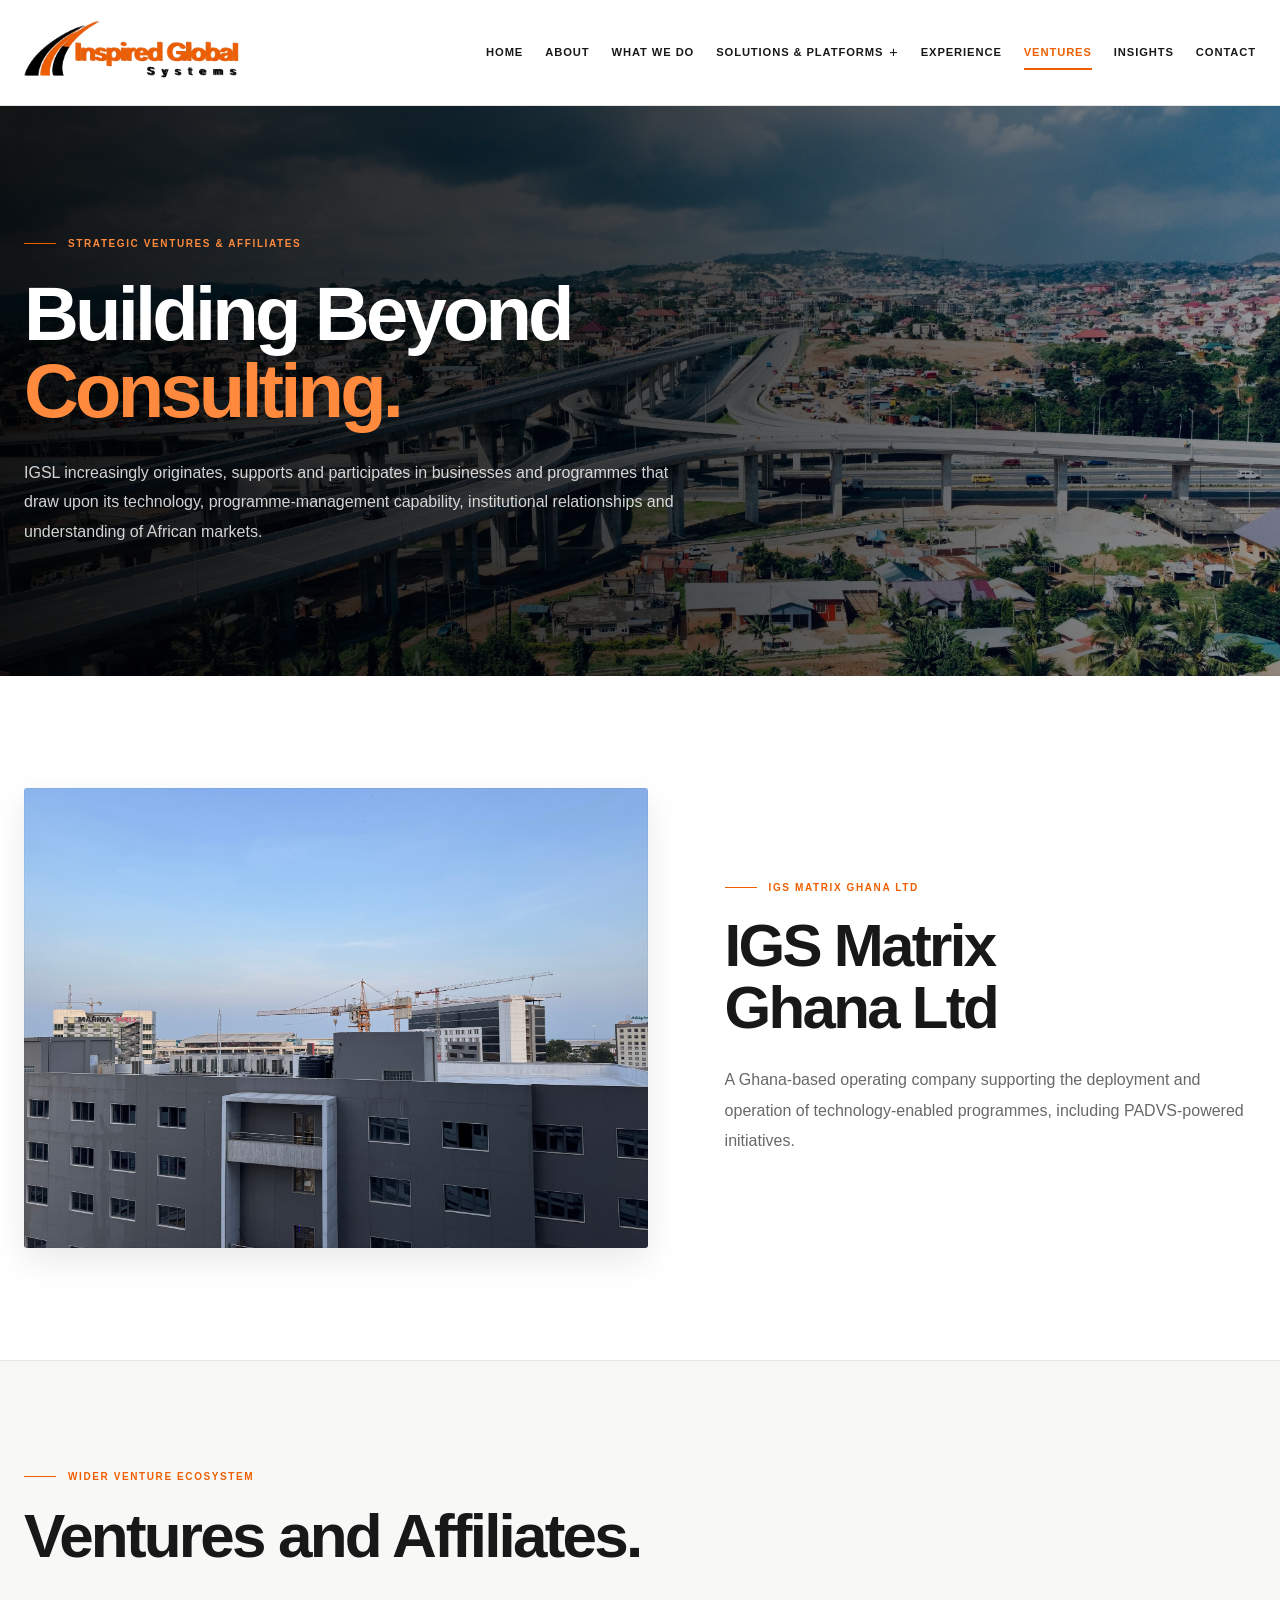
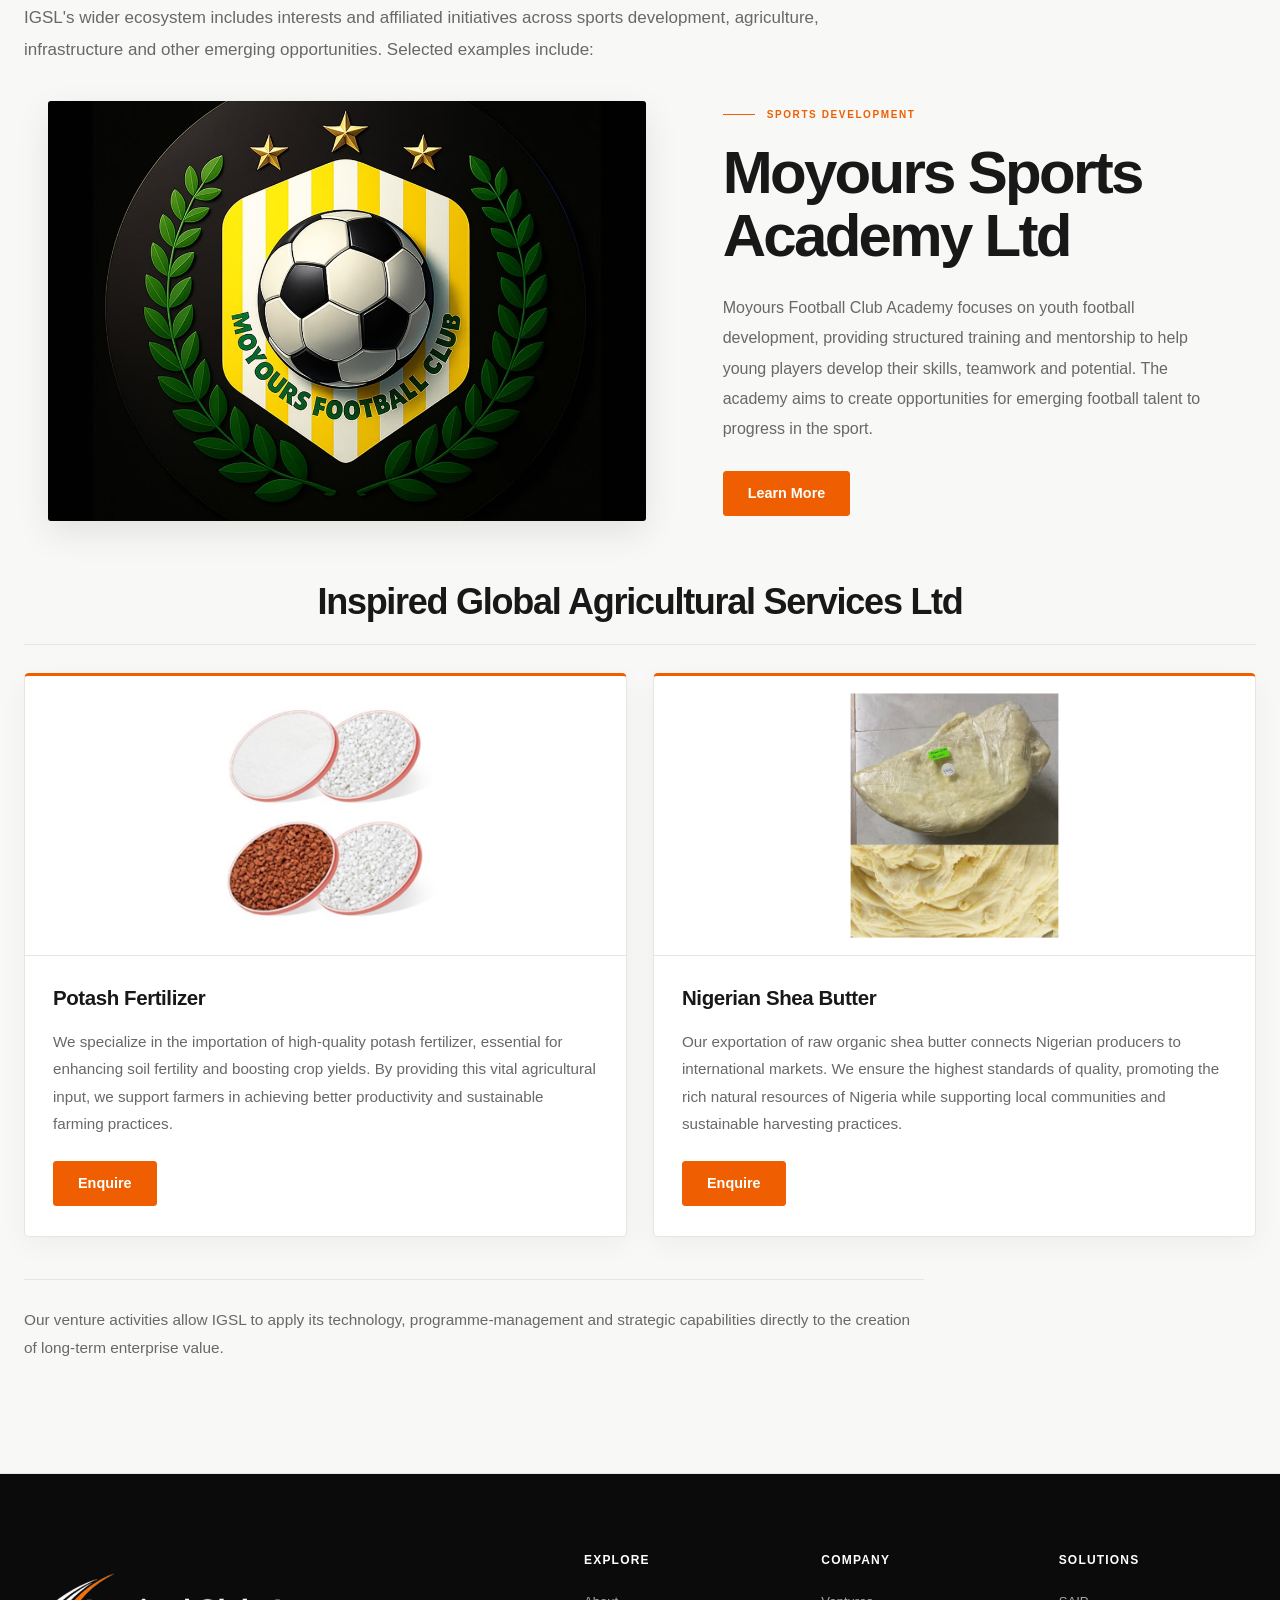
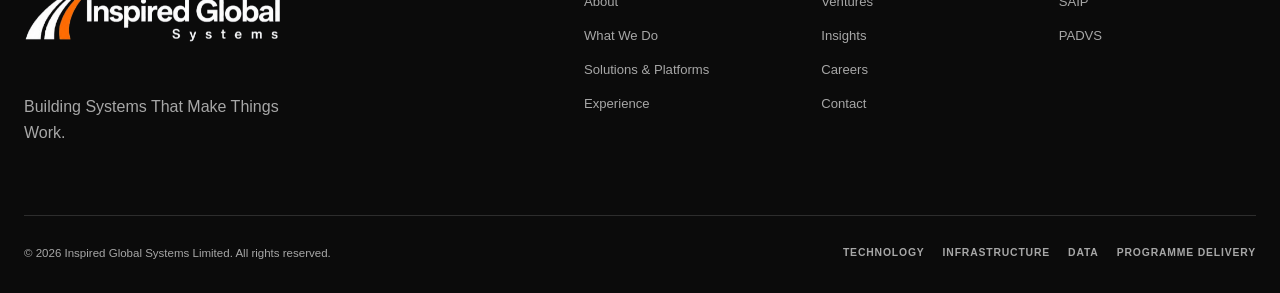
<file: ventures.html>
<!DOCTYPE html>
<html lang="en">
<head>
    <meta charset="UTF-8">
    <meta name="viewport" content="width=device-width, initial-scale=1.0">

    <title>Ventures | Inspired Global Systems Limited</title>

    <meta
        name="description"
        content="IGSL's strategic ventures and affiliates across technology-enabled businesses and programmes."
    >

    <link rel="stylesheet" href="style.css">
    <link rel="stylesheet" href="ventures.css">
    <!-- Favicon -->
    <link rel="icon" type="image/jpeg" href="images/igsl-favicon.jpeg">
    <link rel="apple-touch-icon" href="images/igsl-favicon.jpeg">

</head>

<body>
    <!-- HEADER -->
    <header class="site-header">
        <div class="container nav-container">
            <a
                href="index.html"
                class="logo"
                aria-label="Inspired Global Systems Limited Home"
            >
                <img
                    src="images/igsl-logo.png"
                    alt="Inspired Global Systems Limited"
                    class="site-logo"
                >
            </a>

            <button
                class="menu-toggle"
                type="button"
                aria-label="Open navigation menu"
                aria-expanded="false"
            >
                <span></span>
                <span></span>
                <span></span>
            </button>

            <nav class="main-nav" aria-label="Main navigation">
                <a href="index.html">HOME</a>
                <a href="about.html">ABOUT</a>
                <a href="what-we-do.html">WHAT WE DO</a>

                <div class="nav-dropdown">
                    <a
                        href="solutions.html"
                        class="dropdown-trigger"
                        aria-expanded="false"
                    >
                        SOLUTIONS &amp; PLATFORMS
                        <span aria-hidden="true">+</span>
                    </a>

                    <div class="dropdown-menu">
                        <a href="saip.html">SAIP</a>
                        <a href="padvs.html">PADVS</a>
                    </div>
                </div>

                <a href="experience.html">EXPERIENCE</a>

                <a
                    href="ventures.html"
                    class="active"
                    aria-current="page"
                >
                    VENTURES
                </a>

                <a href="insights.html">INSIGHTS</a>
                <a href="contact.html">CONTACT</a>
            </nav>
        </div>
    </header>

    <!-- MAIN VENTURES PAGE -->
    <main class="ventures-page">

        <!-- VENTURES HERO -->
        <section class="ventures-hero">
            <div class="ventures-hero-image">
                <img
                    src="images/ventures/ventures-hero.jpg"
                    alt=""
                >
            </div>

            <div class="ventures-hero-overlay"></div>

            <div class="container ventures-hero-inner">
                <div class="ventures-hero-content">
                    <div class="section-marker">
                        <span></span>
                        <p>STRATEGIC VENTURES &amp; AFFILIATES</p>
                    </div>

                    <h1>
                        Building Beyond
                        <span>Consulting.</span>
                    </h1>

                    <p class="ventures-hero-intro">
                        IGSL increasingly originates, supports and participates
                        in businesses and programmes that draw upon its
                        technology, programme-management capability,
                        institutional relationships and understanding of
                        African markets.
                    </p>
                </div>
            </div>
        </section>

        <!-- IGS MATRIX GHANA -->
        <section class="matrix-section">
            <div class="container">
                <div class="matrix-grid">
                    <div class="matrix-image">
                        <img
                            src="images/ventures/igs-matrix-ghana.jpg"
                            alt="IGS Matrix Ghana"
                        >
                    </div>

                    <div class="matrix-content">
                        <div class="section-marker">
                            <span></span>
                            <p>IGS MATRIX GHANA LTD</p>
                        </div>

                        <h2>
                            IGS Matrix
                            <span>Ghana Ltd</span>
                        </h2>

                        <p>
                            A Ghana-based operating company supporting the
                            deployment and operation of technology-enabled
                            programmes, including PADVS-powered initiatives.
                        </p>
                    </div>
                </div>
            </div>
        </section>

        <!-- WIDER VENTURE ECOSYSTEM -->
        <section class="venture-ecosystem">
            <div class="container">

                <!-- SECTION HEADING -->
                <div class="ecosystem-heading">
                    <div class="section-marker">
                        <span></span>
                        <p>WIDER VENTURE ECOSYSTEM</p>
                    </div>

                    <h2>
                        Ventures and
                        <span>Affiliates.</span>
                    </h2>
                </div>

                <!-- INTRODUCTION -->
                <div class="ecosystem-content">
                    <p>
                        IGSL's wider ecosystem includes interests and
                        affiliated initiatives across sports development,
                        agriculture, infrastructure and other emerging
                        opportunities. Selected examples include:
                    </p>
                </div>

                <!-- MOYOURS SPORTS ACADEMY LTD -->
                <section
                    class="venture-example venture-sports-section"
                    aria-labelledby="moyours-heading"
                >
                    <div class="container matrix-grid moyours-grid">

                        <div class="matrix-image moyours-image">
                            <img
                                src="images/ventures/moyours-academy-logo.png"
                                alt="Moyours Sports Academy Ltd logo"
                                loading="lazy"
                            >
                        </div>

                        <div class="matrix-content moyours-content">
                            <div class="section-marker">
                                <span></span>
                                <p>SPORTS DEVELOPMENT</p>
                            </div>

                            <h2 id="moyours-heading">
                                Moyours Sports
                                <span>Academy Ltd</span>
                            </h2>

                            <p>
                                Moyours Football Club Academy focuses on
                                youth football development, providing
                                structured training and mentorship to help
                                young players develop their skills,
                                teamwork and potential. The academy aims
                                to create opportunities for emerging
                                football talent to progress in the sport.
                            </p>

                            <a
                                href="https://www.moyoursacademy.com"
                                class="agricultural-enquire moyours-learn-more"
                                target="_blank"
                                rel="noopener noreferrer"
                            >
                                Learn More
                            </a>
                        </div>

                    </div>
                </section>

                <!-- INSPIRED GLOBAL AGRICULTURAL SERVICES LTD -->
                <section
                    class="venture-example agricultural-section"
                    aria-labelledby="agricultural-heading"
                >
                    <div class="agricultural-section-heading">
                        <h3 id="agricultural-heading">
                            Inspired Global Agricultural Services Ltd
                        </h3>
                    </div>

                    <div
                        class="agricultural-products"
                        aria-label="Agricultural products"
                    >

                        <!-- POTASH FERTILIZER -->
                        <article class="agricultural-product-card">
                            <div class="agricultural-product-image">
                                <img
                                    src="images/ventures/potash-fertilizer.jpg"
                                    alt="Potash fertilizer"
                                    loading="lazy"
                                >
                            </div>

                            <div class="agricultural-product-content">
                                <h4>Potash Fertilizer</h4>

                                <p>
                                    We specialize in the importation of
                                    high-quality potash fertilizer, essential
                                    for enhancing soil fertility and boosting
                                    crop yields. By providing this vital
                                    agricultural input, we support farmers in
                                    achieving better productivity and
                                    sustainable farming practices.
                                </p>

                                <a
                                    href="contact.html"
                                    class="agricultural-enquire"
                                >
                                    Enquire
                                </a>
                            </div>
                        </article>

                        <!-- NIGERIAN SHEA BUTTER -->
                        <article class="agricultural-product-card">
                            <div class="agricultural-product-image">
                                <img
                                    src="images/ventures/shea-butter.jpg"
                                    alt="Nigerian shea butter"
                                    loading="lazy"
                                >
                            </div>

                            <div class="agricultural-product-content">
                                <h4>Nigerian Shea Butter</h4>

                                <p>
                                    Our exportation of raw organic shea butter
                                    connects Nigerian producers to
                                    international markets. We ensure the
                                    highest standards of quality, promoting
                                    the rich natural resources of Nigeria
                                    while supporting local communities and
                                    sustainable harvesting practices.
                                </p>

                                <a
                                    href="contact.html"
                                    class="agricultural-enquire"
                                >
                                    Enquire
                                </a>
                            </div>
                        </article>

                    </div>
                </section>

                <!-- CLOSING STATEMENT -->
                <div class="venture-ecosystem-note">
                    <p>
                        Our venture activities allow IGSL to apply its
                        technology, programme-management and strategic
                        capabilities directly to the creation of long-term
                        enterprise value.
                    </p>
                </div>

            </div>
        </section>
    </main>

    <!-- FOOTER -->
    <footer class="site-footer">
        <div class="container footer-main">
            <div class="footer-brand">
                <a
                    href="index.html"
                    class="logo footer-logo"
                    aria-label="Inspired Global Systems Limited Home"
                >
                    <img
                        src="images/igsl-footer-logo.png"
                        alt="Inspired Global Systems Limited"
                        class="footer-site-logo"
                    >
                </a>

                <p>
                    Building Systems That Make Things Work.
                </p>
            </div>

            <div class="footer-links">
                <div class="footer-column">
                    <h4>Explore</h4>
                    <a href="about.html">About</a>
                    <a href="what-we-do.html">What We Do</a>
                    <a href="solutions.html">Solutions &amp; Platforms</a>
                    <a href="experience.html">Experience</a>
                </div>

                <div class="footer-column">
                    <h4>Company</h4>
                    <a href="ventures.html" class="active">Ventures</a>
                    <a href="insights.html">Insights</a>
                    <a href="careers.html">Careers</a>
                    <a href="contact.html">Contact</a>
                </div>

                <div class="footer-column">
                    <h4>Solutions</h4>
                    <a href="saip.html">SAIP</a>
                    <a href="padvs.html">PADVS</a>
                </div>
            </div>
        </div>

        <div class="container footer-bottom">
            <p>
                © 2026 Inspired Global Systems Limited. All rights reserved.
            </p>

            <div class="footer-meta">
                <span>Technology</span>
                <span>Infrastructure</span>
                <span>Data</span>
                <span>Programme Delivery</span>
            </div>
        </div>
    </footer>

    <script src="script.js"></script>
</body>
</html>
</file>
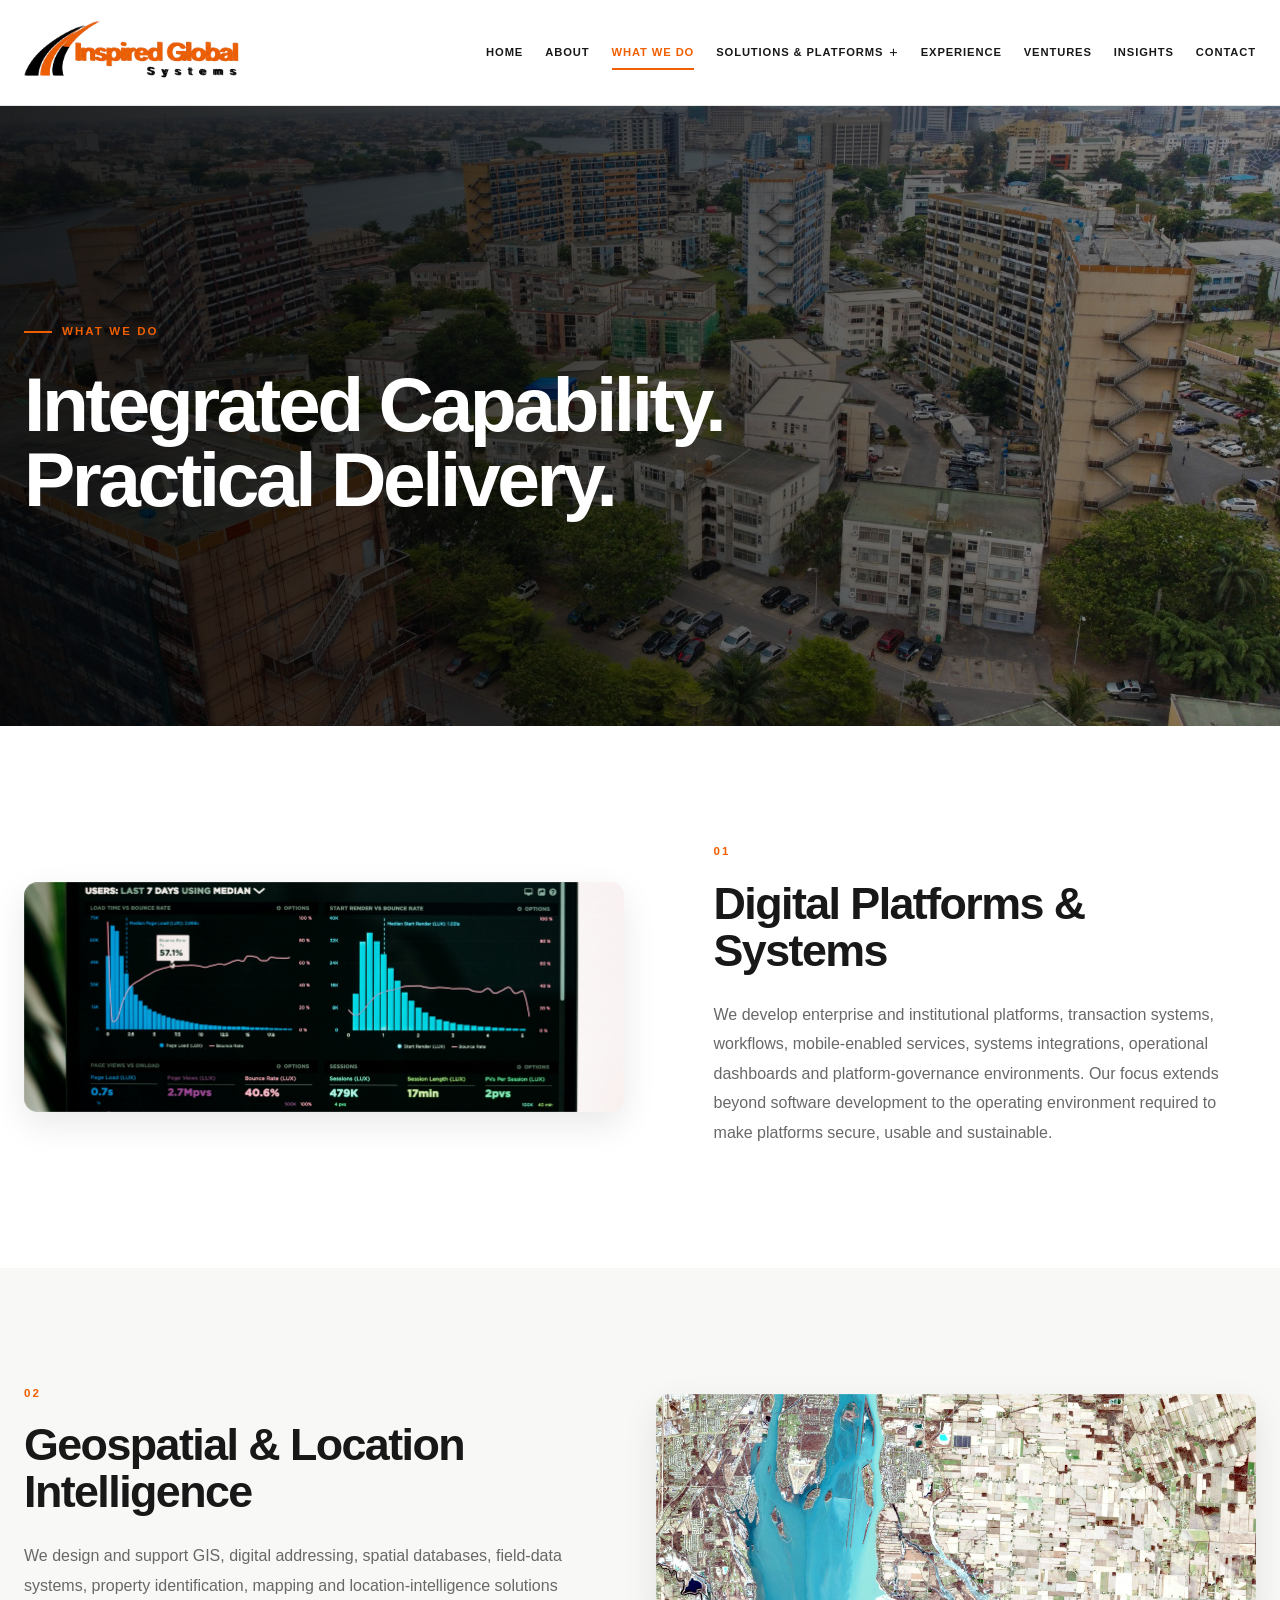
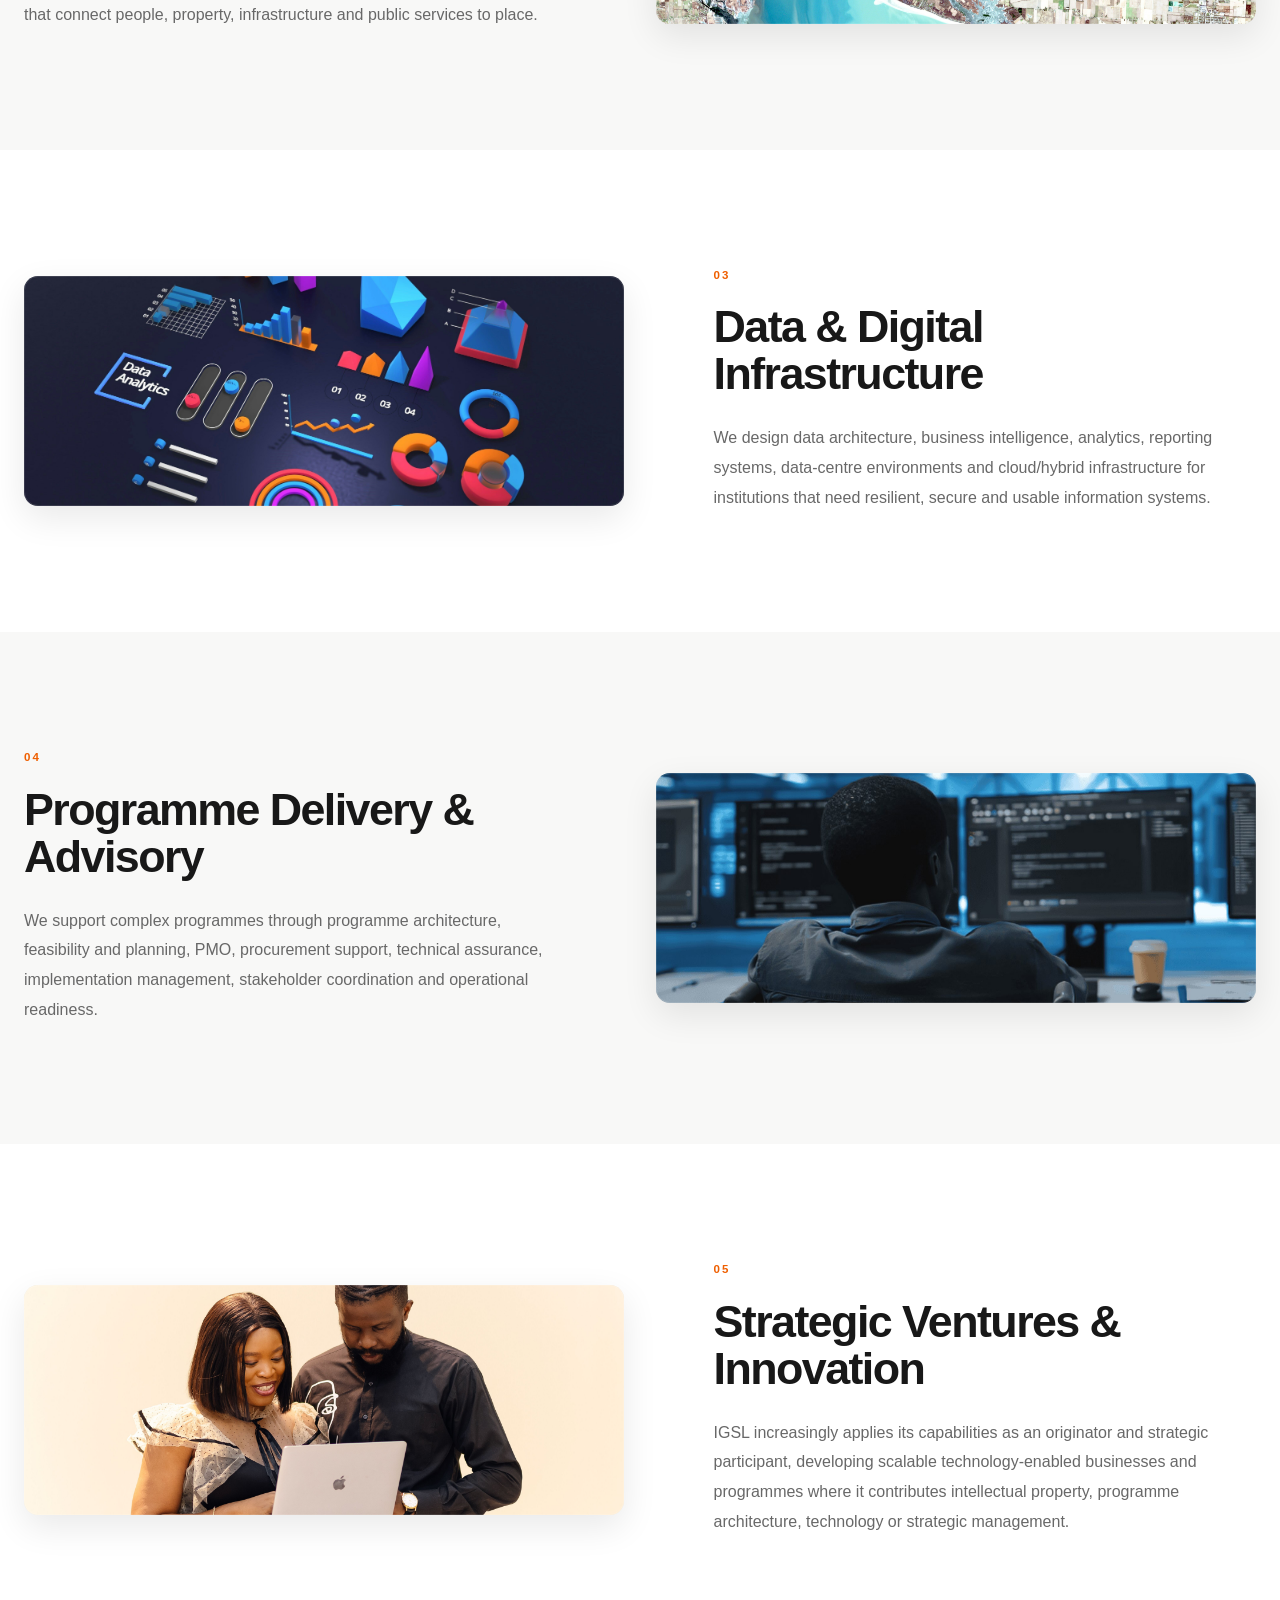
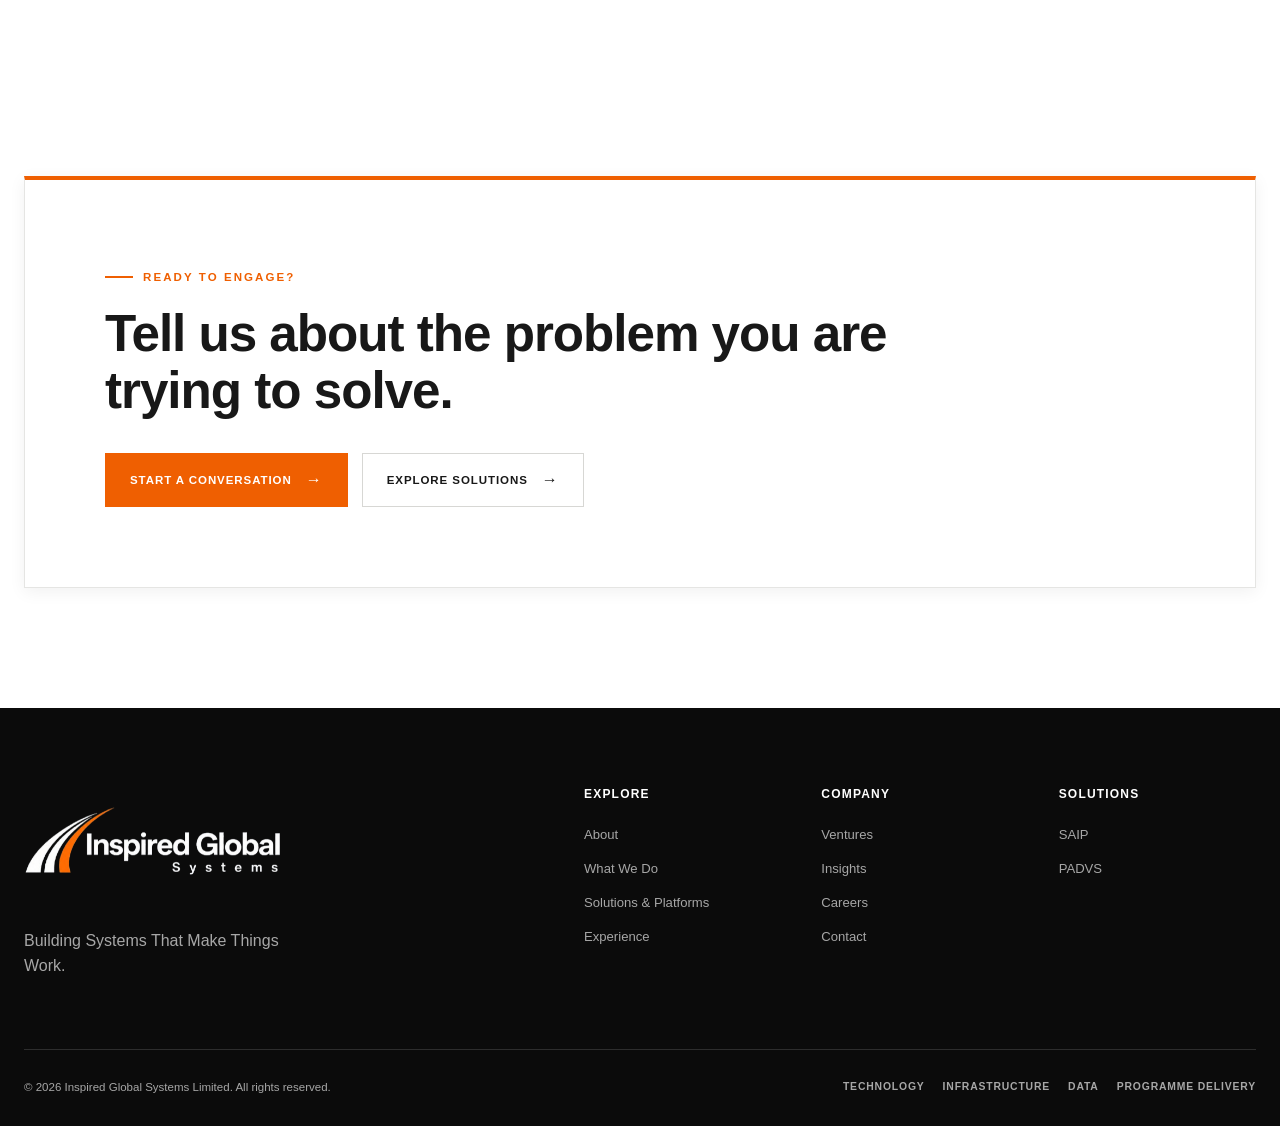
<file: what-we-do.html>
<!DOCTYPE html>
<html lang="en">
<head>
    <meta charset="UTF-8">
    <meta name="viewport" content="width=device-width, initial-scale=1.0">

    <title>What We Do | Inspired Global Systems Limited</title>

    <meta
        name="description"
        content="Technology, infrastructure, data and programme delivery capabilities from Inspired Global Systems Limited."
    >

    <link rel="stylesheet" href="style.css">
    <link rel="stylesheet" href="what-we-do.css">
    <!-- Favicon -->
    <link rel="icon" type="image/jpeg" href="images/igsl-favicon.jpeg">
    <link rel="apple-touch-icon" href="images/igsl-favicon.jpeg">

</head>

<body>

    <!-- =========================================================
         HEADER
    ========================================================== -->
    <header class="site-header" id="siteHeader">

        <div class="container nav-container">

            <a
                href="index.html"
                class="logo"
                aria-label="Inspired Global Systems Limited Home"
            >
                <img
                    src="images/igsl-logo.png"
                    alt="Inspired Global Systems Limited"
                    class="site-logo"
                >
            </a>


            <button
                class="menu-toggle"
                type="button"
                aria-label="Open navigation menu"
                aria-expanded="false"
            >
                <span></span>
                <span></span>
                <span></span>
            </button>


            <nav
                class="main-nav"
                id="mainNav"
                aria-label="Main navigation"
            >

                <a href="index.html">HOME</a>

                <a href="about.html">ABOUT</a>

                <a
                    href="what-we-do.html"
                    class="active"
                >
                    WHAT WE DO
                </a>


                <div class="nav-dropdown">

                    <a
                        href="solutions.html"
                        class="dropdown-trigger"
                        aria-expanded="false"
                    >
                        SOLUTIONS &amp; PLATFORMS
                        <span aria-hidden="true">+</span>
                    </a>


                    <div class="dropdown-menu">

                        <a href="saip.html">SAIP</a>

                        <a href="padvs.html">PADVS</a>

                    </div>

                </div>


                <a href="experience.html">EXPERIENCE</a>

                <a href="ventures.html">VENTURES</a>

                <a href="insights.html">INSIGHTS</a>

                <a href="contact.html">CONTACT</a>

            </nav>

        </div>

    </header>



    <!-- =========================================================
         MAIN CONTENT
    ========================================================== -->
    <main>


        <!-- =====================================================
             HERO
        ====================================================== -->
        <section class="what-we-do-hero">

            <div class="what-we-do-hero-overlay"></div>


            <div class="container what-we-do-hero-inner">

                <div class="what-we-do-hero-content">

                    <p class="eyebrow">
                        WHAT WE DO
                    </p>


                    <h1>
                        Integrated Capability. Practical Delivery.
                    </h1>

                </div>

            </div>

        </section>



        <!-- =====================================================
             DIGITAL PLATFORMS & SYSTEMS
        ====================================================== -->
        <section class="capability-section">

            <div class="container">

                <div class="capability-grid">


                    <div class="capability-image">

                        <img
                            src="images/what-we-do/digital-systems.jpg"
                            alt="Digital Platforms and Systems"
                        >

                    </div>


                    <div class="capability-content">

                        <p class="section-eyebrow">
                            01
                        </p>


                        <h2>
                            Digital Platforms &amp; Systems
                        </h2>


                        <p>
                            We develop enterprise and institutional platforms,
                            transaction systems, workflows, mobile-enabled
                            services, systems integrations, operational
                            dashboards and platform-governance environments.
                            Our focus extends beyond software development to
                            the operating environment required to make
                            platforms secure, usable and sustainable.
                        </p>

                    </div>

                </div>

            </div>

        </section>



        <!-- =====================================================
             GEOSPATIAL & LOCATION INTELLIGENCE
        ====================================================== -->
        <section class="capability-section capability-section-soft">

            <div class="container">

                <div class="capability-grid capability-grid-reverse">


                    <div class="capability-image">

                        <img
                            src="images/what-we-do/geospatial.jpg"
                            alt="Geospatial and Location Intelligence"
                        >

                    </div>


                    <div class="capability-content">

                        <p class="section-eyebrow">
                            02
                        </p>


                        <h2>
                            Geospatial &amp; Location Intelligence
                        </h2>


                        <p>
                            We design and support GIS, digital addressing,
                            spatial databases, field-data systems, property
                            identification, mapping and location-intelligence
                            solutions that connect people, property,
                            infrastructure and public services to place.
                        </p>

                    </div>

                </div>

            </div>

        </section>



        <!-- =====================================================
             DATA & DIGITAL INFRASTRUCTURE
        ====================================================== -->
        <section class="capability-section">

            <div class="container">

                <div class="capability-grid">


                    <div class="capability-image">

                        <img
                            src="images/what-we-do/data-analytics.jpg"
                            alt="Data and Digital Infrastructure"
                        >

                    </div>


                    <div class="capability-content">

                        <p class="section-eyebrow">
                            03
                        </p>


                        <h2>
                            Data &amp; Digital Infrastructure
                        </h2>


                        <p>
                            We design data architecture, business intelligence,
                            analytics, reporting systems, data-centre
                            environments and cloud/hybrid infrastructure for
                            institutions that need resilient, secure and
                            usable information systems.
                        </p>

                    </div>

                </div>

            </div>

        </section>



        <!-- =====================================================
             PROGRAMME DELIVERY & ADVISORY
        ====================================================== -->
        <section class="capability-section capability-section-soft">

            <div class="container">

                <div class="capability-grid capability-grid-reverse">


                    <div class="capability-image">

                        <img
                            src="images/what-we-do/infrastructure.jpg"
                            alt="Programme Delivery and Advisory"
                        >

                    </div>


                    <div class="capability-content">

                        <p class="section-eyebrow">
                            04
                        </p>


                        <h2>
                            Programme Delivery &amp; Advisory
                        </h2>


                        <p>
                            We support complex programmes through programme
                            architecture, feasibility and planning, PMO,
                            procurement support, technical assurance,
                            implementation management, stakeholder
                            coordination and operational readiness.
                        </p>

                    </div>

                </div>

            </div>

        </section>



        <!-- =====================================================
             STRATEGIC VENTURES & INNOVATION
        ====================================================== -->
        <section class="capability-section">

            <div class="container">

                <div class="capability-grid">


                    <div class="capability-image">

                        <img
                            src="images/what-we-do/consulting.jpg"
                            alt="Strategic Ventures and Innovation"
                        >

                    </div>


                    <div class="capability-content">

                        <p class="section-eyebrow">
                            05
                        </p>


                        <h2>
                            Strategic Ventures &amp; Innovation
                        </h2>


                        <p>
                            IGSL increasingly applies its capabilities as an
                            originator and strategic participant, developing
                            scalable technology-enabled businesses and
                            programmes where it contributes intellectual
                            property, programme architecture, technology or
                            strategic management.
                        </p>

                    </div>

                </div>

            </div>

        </section>

        <!-- =========================================
             FINAL CTA
        ========================================== -->
        <section class="section final-cta">
            <div class="container">
                <div class="cta-box">
                    <div class="cta-content">
                        <p class="eyebrow">
                            READY TO ENGAGE?
                        </p>
                        <h2>
                            Tell us about the problem you are trying to solve.
                        </h2>
                        <div class="cta-actions">
                            <a href="contact.html" class="btn btn-primary">
                                Start a Conversation
                                <span>→</span>
                            </a>
                            <a href="solutions.html" class="btn btn-outline">
                                Explore Solutions
                                <span>→</span>
                            </a>
                        </div>
                    </div>
                </div>
            </div>
        </section>

    

    </main>



    <!-- =========================================================
         FOOTER
    ========================================================== -->
    <footer class="site-footer">

        <div class="container">

            <div class="footer-main">

                <div class="footer-brand">

                    <a
                        href="index.html"
                        class="logo footer-logo"
                        aria-label="Inspired Global Systems Limited Home"
                    >
                        <img
                            src="images/igsl-footer-logo.png"
                            alt="Inspired Global Systems Limited"
                            class="footer-site-logo"
                        >
                    </a>

                    <p>
                        Building Systems That Make Things Work.
                    </p>

                </div>


                <div class="footer-links">

                    <div class="footer-column">

                        <h4>
                            Explore
                        </h4>

                        <a href="about.html">
                            About
                        </a>

                        <a href="what-we-do.html">
                            What We Do
                        </a>

                        <a href="solutions.html">
                            Solutions &amp; Platforms
                        </a>

                        <a href="experience.html">
                            Experience
                        </a>

                    </div>


                    <div class="footer-column">

                        <h4>
                            Company
                        </h4>

                        <a href="ventures.html">
                            Ventures
                        </a>

                        <a href="insights.html">
                            Insights
                        </a>

                        <a href="careers.html">
                            Careers
                        </a>

                        <a href="contact.html">
                            Contact
                        </a>

                    </div>


                    <div class="footer-column">

                        <h4>
                            Solutions
                        </h4>

                        <a href="saip.html">
                            SAIP
                        </a>

                        <a href="padvs.html">
                            PADVS
                        </a>

                    </div>

                </div>

            </div>


            <div class="footer-bottom">

                <p>
                    © 2026 Inspired Global Systems Limited. All rights reserved.
                </p>

                <div class="footer-meta">

                    <span>Technology</span>
                    <span>Infrastructure</span>
                    <span>Data</span>
                    <span>Programme Delivery</span>

                </div>

            </div>

        </div>

    </footer>



    <!-- =========================================================
         JAVASCRIPT
    ========================================================== -->
    <script src="script.js"></script>

</body>
</html>
</file>
<file: style.css>
/* =========================================================
   IGSL — GLOBAL STYLES
   Brand Direction: Orange / Black / White
   ========================================================= */

/* ROOT VARIABLES */
:root {
    --orange: #ef5f01;
    --orange-dark: #c94d00;
    --orange-light: #ff8a3d;
    --orange-soft: rgba(239, 95, 1, 0.08);
    --orange-border: rgba(239, 95, 1, 0.22);

    --black: #000000;

    --bg-main: #ffffff;
    --bg-soft: #f8f8f7;
    --bg-muted: #efefed;
    --bg-dark: #0b0b0b;
    --bg-dark-soft: #151515;

    --text-main: #111111;
    --text-dark: #181818;
    --text-muted: #686868;
    --text-light: #a7a7a7;
    --text-white: #ffffff;

    --border-light: #e5e5e3;
    --border-medium: #d7d7d4;
    --border-dark: rgba(255, 255, 255, 0.14);

    --shadow-sm: 0 4px 16px rgba(0, 0, 0, 0.06);
    --shadow-md: 0 12px 35px rgba(0, 0, 0, 0.09);
    --shadow-lg: 0 20px 55px rgba(0, 0, 0, 0.13);

    --container: 1240px;

    --radius-sm: 4px;
    --radius-md: 8px;
    --radius-lg: 14px;

    --transition: 0.3s ease;
}

/* RESET */
*,
*::before,
*::after {
    margin: 0;
    padding: 0;
    box-sizing: border-box;
}

html {
    scroll-behavior: smooth;
}

body {
    font-family: Arial, Helvetica, sans-serif;
    background: var(--bg-main);
    color: var(--text-main);
    line-height: 1.6;
    overflow-x: hidden;
}

img {
    display: block;
    width: 100%;
    height: auto;
}

a {
    color: inherit;
    text-decoration: none;
}

button,
a {
    -webkit-tap-highlight-color: transparent;
}

button {
    font: inherit;
}

ul,
ol {
    list-style: none;
}

/* GLOBAL CONTAINER */
.container {
    width: min(calc(100% - 48px), var(--container));
    margin-inline: auto;
}

/* TYPOGRAPHY */
h1,
h2,
h3,
h4 {
    font-weight: 600;
    line-height: 1.1;
    letter-spacing: -0.02em;
}

h1 {
    font-size: clamp(3rem, 6vw, 6.5rem);
}

h2 {
    font-size: clamp(2.2rem, 4vw, 4.4rem);
}

h3 {
    font-size: 1.45rem;
}

p {
    color: var(--text-muted);
}

/* SECTION */
.section {
    padding: 120px 0;
}

.section-heading-row,
.section-intro {
    margin-bottom: 64px;
}

.section-heading-row > div,
.section-intro > div {
    max-width: 850px;
}

/* EYEBROW */
.eyebrow {
    display: inline-flex;
    align-items: center;
    gap: 10px;
    margin-bottom: 20px;
    color: var(--orange);
    font-size: 0.72rem;
    font-weight: 700;
    letter-spacing: 0.18em;
    text-transform: uppercase;
}

.eyebrow::before {
    content: "";
    width: 28px;
    height: 2px;
    background: var(--orange);
    flex-shrink: 0;
}

.light-eyebrow {
    color: var(--orange-light);
}

.light-eyebrow::before {
    background: var(--orange-light);
}

/* HEADER */
.site-header {
    position: relative;
    z-index: 1000;
    background: rgba(255, 255, 255, 0.97);
    border-bottom: 1px solid var(--border-light);
    backdrop-filter: blur(12px);
}

.nav-container {
    min-height: 105px;
    display: flex;
    align-items: center;
    justify-content: space-between;
    gap: 24px;
}

/* HEADER LOGO — DESKTOP */
.logo {
    display: inline-flex;
    align-items: center;
    flex-shrink: 0;
}

.site-logo {
    display: block;
    width: auto;
    height: 72px;
    max-width: 220px;
    object-fit: contain;
}

/* NAVIGATION */
.main-nav {
    display: flex;
    align-items: center;
    gap: 22px;
}

.main-nav > a,
.dropdown-trigger {
    position: relative;
    display: inline-flex;
    align-items: center;
    gap: 6px;
    padding: 32px 0;
    color: var(--text-dark);
    font-size: 0.7rem;
    font-weight: 700;
    letter-spacing: 0.08em;
}

.main-nav > a::after,
.dropdown-trigger::after {
    content: "";
    position: absolute;
    left: 0;
    bottom: 23px;
    width: 0;
    height: 2px;
    background: var(--orange);
    transition: width var(--transition);
}

.main-nav > a:hover,
.dropdown-trigger:hover,
.main-nav > a.active {
    color: var(--orange);
}

.main-nav > a:hover::after,
.dropdown-trigger:hover::after,
.main-nav > a.active::after {
    width: 100%;
}

/* DROPDOWN */
.nav-dropdown {
    position: relative;
}

.dropdown-trigger span {
    font-size: 0.9rem;
    font-weight: 400;
}

.dropdown-menu {
    position: absolute;
    top: calc(100% - 1px);
    left: 50%;
    min-width: 190px;
    padding: 12px;
    background: var(--bg-main);
    border: 1px solid var(--border-light);
    box-shadow: var(--shadow-md);
    opacity: 0;
    visibility: hidden;
    transform: translate(-50%, 10px);
    transition:
        opacity var(--transition),
        visibility var(--transition),
        transform var(--transition);
}

.nav-dropdown:hover .dropdown-menu {
    opacity: 1;
    visibility: visible;
    transform: translate(-50%, 0);
}

.dropdown-menu a {
    display: block;
    padding: 12px 14px;
    color: var(--text-dark);
    font-size: 0.72rem;
    font-weight: 700;
    letter-spacing: 0.08em;
}

.dropdown-menu a:hover {
    background: var(--orange-soft);
    color: var(--orange);
}

/* MOBILE MENU BUTTON */
.menu-toggle {
    display: none;
    width: 44px;
    height: 44px;
    padding: 9px;
    background: transparent;
    border: 1px solid var(--border-light);
    cursor: pointer;
}

.menu-toggle span {
    display: block;
    width: 100%;
    height: 2px;
    margin: 5px 0;
    background: var(--text-dark);
    transition: var(--transition);
}

/* HERO */
.hero {
    position: relative;
    min-height: 820px;
    display: flex;
    align-items: center;
    overflow: hidden;
    background: var(--bg-dark);
}

.hero-background {
    position: absolute;
    inset: 0;
    z-index: 0;
}

.hero-background img {
    width: 100%;
    height: 100%;
    object-fit: cover;
}

.hero-overlay {
    position: absolute;
    inset: 0;
    background: linear-gradient(
        90deg,
        rgba(0, 0, 0, 0.82) 0%,
        rgba(0, 0, 0, 0.62) 48%,
        rgba(0, 0, 0, 0.30) 100%
    );
}

.hero-content {
    position: relative;
    z-index: 2;
}

.hero-copy {
    max-width: 900px;
    padding: 100px 0;
}

.hero-copy .eyebrow {
    margin-bottom: 24px;
}

.hero-copy h1 {
    max-width: 900px;
    color: var(--text-white);
    margin-bottom: 30px;
}

.hero-tagline {
    max-width: 720px;
    margin-bottom: 24px;
    color: var(--orange-light);
    font-size: clamp(1.05rem, 2vw, 1.4rem);
    font-weight: 600;
    letter-spacing: 0.02em;
}

.hero-description {
    max-width: 760px;
    margin-bottom: 18px;
    color: rgba(255, 255, 255, 0.78);
    font-size: 1rem;
}

.hero-actions {
    display: flex;
    flex-wrap: wrap;
    gap: 14px;
    margin-top: 38px;
}

/* BUTTONS */
.btn {
    display: inline-flex;
    align-items: center;
    justify-content: center;
    gap: 14px;
    min-height: 54px;
    padding: 0 24px;
    border: 1px solid transparent;
    font-size: 0.72rem;
    font-weight: 700;
    letter-spacing: 0.08em;
    text-transform: uppercase;
    transition:
        background var(--transition),
        color var(--transition),
        border-color var(--transition),
        transform var(--transition);
}

.btn span {
    font-size: 1rem;
}

.btn:hover {
    transform: translateY(-2px);
}

.btn-primary {
    background: var(--orange);
    color: var(--text-white);
}

.btn-primary:hover {
    background: var(--orange-dark);
}

.btn-secondary {
    background: transparent;
    color: var(--text-white);
    border-color: rgba(255, 255, 255, 0.5);
}

.btn-secondary:hover {
    background: var(--text-white);
    color: var(--text-dark);
}

.btn-outline {
    background: transparent;
    color: var(--text-dark);
    border-color: var(--border-medium);
}

.btn-outline:hover {
    background: var(--orange);
    color: var(--text-white);
    border-color: var(--orange);
}

/* HERO SCROLL */
.hero-scroll {
    position: absolute;
    right: 48px;
    bottom: 38px;
    z-index: 2;
    display: flex;
    align-items: center;
    gap: 14px;
    color: rgba(255, 255, 255, 0.65);
    font-size: 0.65rem;
    letter-spacing: 0.1em;
    text-transform: uppercase;
    writing-mode: vertical-rl;
}

.scroll-line {
    width: 1px;
    height: 60px;
    background: var(--orange);
}

/* WHO WE ARE */
.who-we-are {
    background: var(--bg-main);
}

.who-grid {
    display: grid;
    grid-template-columns: minmax(0, 1fr) minmax(0, 1fr);
    gap: 100px;
    align-items: start;
}

.large-statement {
    color: var(--text-dark);
    font-size: clamp(1.8rem, 3vw, 3rem);
    line-height: 1.2;
    font-weight: 500;
    letter-spacing: -0.03em;
}

.who-content {
    max-width: 650px;
}

.who-content > p {
    font-size: 1.05rem;
}

.philosophy-line {
    display: flex;
    align-items: flex-start;
    gap: 20px;
    margin-top: 40px;
}

.philosophy-line > span {
    width: 4px;
    min-height: 58px;
    flex-shrink: 0;
    background: var(--orange);
}

.philosophy-line strong {
    color: var(--text-dark);
    font-size: 1rem;
    line-height: 1.6;
}

/* CAPABILITIES */
.capabilities {
    background: var(--bg-soft);
}

.capability-grid {
    display: grid;
    grid-template-columns: repeat(3, minmax(0, 1fr));
    gap: 24px;
}

.capability-card {
    overflow: hidden;
    background: var(--bg-main);
    border: 1px solid var(--border-light);
    transition:
        transform var(--transition),
        box-shadow var(--transition),
        border-color var(--transition);
}

.capability-card:hover {
    transform: translateY(-6px);
    border-color: var(--orange-border);
    box-shadow: var(--shadow-md);
}

.capability-image {
    position: relative;
    height: 230px;
    overflow: hidden;
    background: var(--bg-muted);
}

.capability-image img {
    width: 100%;
    height: 100%;
    object-fit: cover;
    transition: transform 0.6s ease;
}

.capability-card:hover .capability-image img {
    transform: scale(1.04);
}

.capability-card-content {
    padding: 30px;
}

.capability-number {
    margin-bottom: 16px;
    color: var(--orange);
    font-size: 0.72rem;
    font-weight: 700;
    letter-spacing: 0.12em;
}

.capability-card h3 {
    margin-bottom: 14px;
    color: var(--text-dark);
}

.capability-card p {
    font-size: 0.92rem;
}

.featured-capability {
    border-top: 3px solid var(--orange);
}

.capabilities-cta {
    margin-top: 42px;
}

/* LINKS */
.arrow-link,
.text-link {
    display: inline-flex;
    align-items: center;
    gap: 8px;
    color: var(--orange);
    font-size: 0.75rem;
    font-weight: 700;
    letter-spacing: 0.07em;
    text-transform: uppercase;
}

.arrow-link:hover,
.text-link:hover {
    color: var(--orange-dark);
}

/* FLAGSHIP PROGRAMMES */
.flagship {
    background: var(--bg-main);
}

.flagship-grid {
    display: grid;
    grid-template-columns: repeat(2, minmax(0, 1fr));
    gap: 30px;
}

.flagship-card {
    overflow: hidden;
    background: var(--bg-soft);
    border: 1px solid var(--border-light);
}

.flagship-image {
    position: relative;
    height: 360px;
    overflow: hidden;
    background: var(--bg-muted);
}

.flagship-image img {
    width: 100%;
    height: 100%;
    object-fit: cover;
    transition: transform 0.6s ease;
}

.flagship-card:hover .flagship-image img {
    transform: scale(1.035);
}

.image-label {
    position: absolute;
    left: 20px;
    bottom: 20px;
    padding: 8px 12px;
    background: rgba(0, 0, 0, 0.78);
    color: var(--text-white);
    font-size: 0.6rem;
    font-weight: 700;
    letter-spacing: 0.1em;
}

/* FLAGSHIP CONTENT */
.flagship-content {
    padding: 38px;
}

.flagship-code {
    margin-bottom: 15px;
    color: var(--orange);
    font-size: 0.75rem;
    font-weight: 800;
    letter-spacing: 0.14em;
}

.flagship-content h3 {
    margin-bottom: 18px;
    color: var(--text-dark);
    font-size: clamp(1.5rem, 2.5vw, 2.3rem);
}

.flagship-content p {
    margin-bottom: 16px;
    font-size: 0.95rem;
}

.flagship-content strong {
    color: var(--text-dark);
}

/* EXPERIENCE */
.experience {
    background: var(--bg-soft);
}

.experience-grid {
    display: grid;
    grid-template-columns: minmax(0, 1fr) minmax(0, 0.9fr);
    gap: 80px;
    align-items: center;
}

.experience-content {
    max-width: 680px;
}

.experience-lead {
    margin-bottom: 38px;
    color: var(--text-dark);
    font-size: 1.15rem;
    line-height: 1.7;
}

.experience-locations {
    display: grid;
    grid-template-columns: repeat(2, minmax(0, 1fr));
    gap: 0;
    margin-bottom: 40px;
    border-top: 1px solid var(--border-medium);
}

.location-item {
    display: flex;
    align-items: center;
    gap: 16px;
    padding: 18px 0;
    border-bottom: 1px solid var(--border-medium);
}

.location-item span {
    color: var(--orange);
    font-size: 0.68rem;
    font-weight: 700;
}

.location-item strong {
    color: var(--text-dark);
    font-size: 0.92rem;
}

/* EXPERIENCE IMAGE — DESKTOP */
.experience-image {
    position: relative;
    height: 380px;
    min-height: 0;
    overflow: hidden;
}

.experience-image::after {
    content: "";
    position: absolute;
    inset: 0;
    border: 12px solid rgba(239, 95, 1, 0.12);
    pointer-events: none;
}

.experience-image img {
    display: block;
    width: 100%;
    height: 100%;
    min-height: 0;
    object-fit: cover;
}

/* AFRICAN AMBITION */
.african-ambition {
    position: relative;
    min-height: 600px;
    display: flex;
    align-items: center;
    overflow: hidden;
    background: var(--bg-dark);
}

.african-background {
    position: absolute;
    inset: 0;
    z-index: 0;
}

.african-background img {
    width: 100%;
    height: 100%;
    object-fit: cover;
}

.african-overlay {
    position: absolute;
    inset: 0;
    background: linear-gradient(
        90deg,
        rgba(0, 0, 0, 0.86) 0%,
        rgba(0, 0, 0, 0.62) 55%,
        rgba(0, 0, 0, 0.35) 100%
    );
}

.african-content {
    position: relative;
    z-index: 2;
}

.african-copy {
    max-width: 760px;
}

.african-copy h2 {
    margin-bottom: 26px;
    color: var(--text-white);
}

.african-copy p:not(.eyebrow) {
    max-width: 680px;
    margin-bottom: 18px;
    color: rgba(255, 255, 255, 0.78);
    font-size: 1.02rem;
}

.africa-regions {
    display: flex;
    flex-wrap: wrap;
    gap: 12px;
    margin-top: 34px;
}

.africa-regions span {
    padding: 10px 15px;
    border: 1px solid rgba(255, 255, 255, 0.22);
    color: var(--text-white);
    font-size: 0.68rem;
    font-weight: 700;
    letter-spacing: 0.08em;
    text-transform: uppercase;
}

/* FINAL CTA — CORPORATE WHITE DIRECTION */
.final-cta {
    background: var(--bg-main);
}

.cta-box {
    position: relative;
    overflow: hidden;
    padding: 80px;
    background: var(--bg-main);
    border: 1px solid var(--border-light);
    border-top: 4px solid var(--orange);
    box-shadow: var(--shadow-sm);
}

.cta-content {
    position: relative;
    z-index: 1;
    max-width: 800px;
}

.cta-content h2 {
    margin-bottom: 34px;
    color: var(--text-dark);
}

.cta-actions {
    display: flex;
    flex-wrap: wrap;
    gap: 14px;
}

/* FOOTER */
.site-footer {
    padding: 80px 0 30px;
    background: var(--bg-dark);
    color: var(--text-white);
}

.footer-main {
    display: grid;
    grid-template-columns: minmax(0, 1fr) minmax(0, 1.4fr);
    gap: 80px;
    padding-bottom: 70px;
    border-bottom: 1px solid var(--border-dark);
}

/* FOOTER LOGO — DESKTOP */
.footer-site-logo {
    display: block;
    width: auto;
    height: 110px;
    max-width: 260px;
    object-fit: contain;
}

.footer-brand > p {
    max-width: 300px;
    margin-top: 22px;
    color: var(--text-light);
}

.footer-links {
    display: grid;
    grid-template-columns: repeat(3, minmax(0, 1fr));
    gap: 40px;
}

.footer-column {
    display: flex;
    flex-direction: column;
    gap: 13px;
}

.footer-column h4 {
    margin-bottom: 10px;
    color: var(--text-white);
    font-size: 0.75rem;
    letter-spacing: 0.1em;
    text-transform: uppercase;
}

.footer-column a {
    color: var(--text-light);
    font-size: 0.82rem;
    transition: color var(--transition);
}

.footer-column a:hover {
    color: var(--orange-light);
}

.footer-bottom {
    display: flex;
    align-items: center;
    justify-content: space-between;
    gap: 30px;
    padding-top: 28px;
}

.footer-bottom p {
    color: var(--text-light);
    font-size: 0.72rem;
}

.footer-meta {
    display: flex;
    flex-wrap: wrap;
    justify-content: flex-end;
    gap: 18px;
}

.footer-meta span {
    color: var(--text-light);
    font-size: 0.65rem;
    font-weight: 600;
    letter-spacing: 0.08em;
    text-transform: uppercase;
}

/* RESPONSIVE — 1100px */
@media (max-width: 1100px) {
    .main-nav {
        gap: 20px;
    }

    .capability-grid {
        grid-template-columns: repeat(2, minmax(0, 1fr));
    }

    .who-grid {
        gap: 60px;
    }

    .experience-grid {
        gap: 50px;
    }
}

/* RESPONSIVE — 900px: TABLET */
@media (max-width: 900px) {
    .section {
        padding: 90px 0;
    }

    .menu-toggle {
        display: block;
    }

    .main-nav {
        position: absolute;
        top: 100%;
        left: 24px;
        right: 24px;
        display: flex;
        flex-direction: column;
        align-items: stretch;
        gap: 0;
        padding: 14px;
        background: var(--bg-main);
        border: 1px solid var(--border-light);
        box-shadow: var(--shadow-md);
        opacity: 0;
        visibility: hidden;
        transform: translateY(-10px);
        transition:
            opacity var(--transition),
            visibility var(--transition),
            transform var(--transition);
    }

    .main-nav.active {
        opacity: 1;
        visibility: visible;
        transform: translateY(0);
    }

    .main-nav > a,
    .dropdown-trigger {
        padding: 14px;
    }

    .main-nav > a::after,
    .dropdown-trigger::after {
        display: none;
    }

    .nav-dropdown {
        width: 100%;
    }

    /* MOBILE/TABLET DROPDOWN — SAIP / PADVS */
    .dropdown-menu {
        position: static;
        width: 100%;
        min-width: 0;
        margin: 0;
        padding: 0 0 0 14px;
        background: var(--bg-main);
        border: 0;
        box-shadow: none;
        opacity: 0;
        visibility: hidden;
        transform: none;
        display: none !important;
    }

    .nav-dropdown:hover .dropdown-menu {
        display: none !important;
        opacity: 0;
        visibility: hidden;
        transform: none;
    }

    .nav-dropdown.active > .dropdown-menu,
    .nav-dropdown.active:hover > .dropdown-menu {
        display: block !important;
        opacity: 1 !important;
        visibility: visible !important;
        transform: none !important;
    }

    .dropdown-menu a {
        display: block;
        width: 100%;
        padding: 13px 14px;
        color: var(--text-dark);
        font-size: 0.72rem;
        font-weight: 700;
        letter-spacing: 0.08em;
    }

    .dropdown-menu a:hover,
    .dropdown-menu a:focus {
        background: var(--orange-soft);
        color: var(--orange);
    }

    /* HEADER LOGO — TABLET */
    .site-logo {
        height: 68px;
        max-width: 205px;
    }

    /* FOOTER LOGO — TABLET */
    .footer-site-logo {
        height: 95px;
        max-width: 230px;
    }

    .hero {
        min-height: 720px;
    }

    .hero-scroll {
        display: none;
    }

    .who-grid,
    .experience-grid {
        grid-template-columns: 1fr;
    }

    /* EXPERIENCE IMAGE — TABLET */
    .experience-image {
        height: 300px;
        min-height: 0;
    }

    .experience-image img {
        height: 300px;
        min-height: 0;
    }

    .footer-main {
        grid-template-columns: 1fr;
    }
}

/* RESPONSIVE — 620px: MOBILE */
@media (max-width: 620px) {
    .container {
        width: min(calc(100% - 32px), var(--container));
    }

    .nav-container {
        min-height: 84px;
    }

    /* HEADER LOGO — MOBILE */
    .site-logo {
        height: 58px;
        max-width: 185px;
    }

    .section {
        padding: 72px 0;
    }

    .section-heading-row,
    .section-intro {
        margin-bottom: 42px;
    }

    .hero {
        min-height: 680px;
    }

    .hero-copy {
        padding: 80px 0;
    }

    .hero-copy h1 {
        font-size: clamp(2.6rem, 12vw, 4.5rem);
    }

    .hero-description {
        font-size: 0.92rem;
    }

    .hero-actions,
    .cta-actions {
        flex-direction: column;
        align-items: stretch;
    }

    .btn {
        width: 100%;
    }

    .capability-grid,
    .flagship-grid {
        grid-template-columns: 1fr;
    }

    .capability-image {
        height: 220px;
    }

    .flagship-image {
        height: 280px;
    }

    .flagship-content {
        padding: 28px;
    }

    .experience-locations {
        grid-template-columns: 1fr;
    }

    /* EXPERIENCE IMAGE — MOBILE */
    .experience-image {
        height: 230px;
        min-height: 0;
    }

    .experience-image img {
        height: 230px;
        min-height: 0;
    }

    .cta-box {
        padding: 48px 28px;
    }

    /* FOOTER LOGO — MOBILE */
    .footer-site-logo {
        height: 82px;
        max-width: 205px;
    }

    .footer-links {
        grid-template-columns: 1fr 1fr;
    }

    .footer-bottom {
        flex-direction: column;
        align-items: flex-start;
    }

    .footer-meta {
        justify-content: flex-start;
    }
}

/* RESPONSIVE — 400px: SMALL MOBILE */
@media (max-width: 400px) {
    .footer-links {
        grid-template-columns: 1fr;
    }

    /* HEADER LOGO — SMALL MOBILE */
    .site-logo {
        height: 50px;
        max-width: 165px;
    }

    /* FOOTER LOGO — SMALL MOBILE */
    .footer-site-logo {
        height: 72px;
        max-width: 185px;
    }

    .hero-copy {
        padding: 65px 0;
    }
}

/* REDUCED MOTION */
@media (prefers-reduced-motion: reduce) {
    html {
        scroll-behavior: auto;
    }

    * {
        transition-duration: 0.01ms !important;
        animation-duration: 0.01ms !important;
        animation-iteration-count: 1 !important;
    }
}

/* EXPERIENCE SECTION — REFINED SPACING */
.experience .section-heading-row {
    margin-bottom: 20px !important;
    padding-bottom: 0 !important;
}

.experience .section-heading-row > div {
    margin-bottom: 0 !important;
}

.experience .section-heading-row .eyebrow {
    margin-bottom: 10px;
}

.experience .section-heading-row h2 {
    margin-top: 0 !important;
    margin-bottom: 0 !important;
}

.experience .experience-grid {
    margin-top: 0 !important;
    padding-top: 0 !important;
    align-items: start;
}

.experience .experience-content {
    margin-top: 0 !important;
    padding-top: 0 !important;
}

.experience .experience-lead {
    margin-top: 0 !important;
}
</file>
<file: about.css>
/* =========================================================
   IGSL — INSPIRED GLOBAL SYSTEMS LIMITED
   ABOUT PAGE
   Corporate White Design System

   Shared variables, reset, header, navigation, logos and
   footer are controlled by style.css.
========================================================= */


/* =========================================================
   ABOUT PAGE LAYOUT
========================================================= */

.container {
    width: min(calc(100% - 48px), var(--container));
    margin-inline: auto;
}

.section {
    padding: 120px 0;
}

.section-intro,
.section-heading-row {
    margin-bottom: 64px;
}


/* =========================================================
   HERO
========================================================= */

.about-hero {
    position: relative;
    min-height: 650px;
    display: flex;
    align-items: center;
    overflow: hidden;
    background:
        linear-gradient(
            90deg,
            rgba(0, 0, 0, 0.90) 0%,
            rgba(0, 0, 0, 0.72) 45%,
            rgba(0, 0, 0, 0.42) 75%,
            rgba(0, 0, 0, 0.20) 100%
        ),
        url("images/about/about-hero.jpg")
        center center / cover no-repeat;
}

.about-hero-content {
    max-width: 820px;
    padding: 110px 0;
}

.about-hero .eyebrow {
    display: inline-flex;
    align-items: center;
    gap: 12px;
    margin-bottom: 28px;
    color: var(--orange);
    font-size: 0.72rem;
    font-weight: 700;
    letter-spacing: 0.18em;
}

.about-hero .eyebrow::before {
    content: "";
    width: 28px;
    height: 2px;
    background: var(--orange);
}

.about-hero h1 {
    max-width: 760px;
    margin-bottom: 34px;
    color: var(--text-white);
    font-size: clamp(3.4rem, 7vw, 6.4rem);
    line-height: 0.98;
}

.about-hero p {
    max-width: 820px;
    margin-bottom: 18px;
    color: rgba(255, 255, 255, 0.86);
    font-size: 1.05rem;
    line-height: 1.8;
}

.about-hero p:last-child {
    margin-bottom: 0;
}


/* =========================================================
   SECTION MARKERS
========================================================= */

.section-marker {
    display: flex;
    align-items: center;
    gap: 12px;
    margin-bottom: 46px;
    color: var(--orange);
    font-size: 0.68rem;
    font-weight: 700;
    letter-spacing: 0.16em;
}

.section-marker span {
    position: relative;
    padding-left: 18px;
}

.section-marker span::before {
    content: "";
    position: absolute;
    left: 0;
    top: 50%;
    width: 8px;
    height: 1px;
    background: var(--orange);
}


/* =========================================================
   PHILOSOPHY
========================================================= */

.philosophy-section {
    background: var(--bg-main);
}

.philosophy-layout {
    display: grid;
    grid-template-columns: minmax(0, 1.05fr) minmax(0, 0.95fr);
    gap: 90px;
    align-items: start;
}

.philosophy-heading h2 {
    max-width: 700px;
    font-size: clamp(2.4rem, 4vw, 4.5rem);
}

.philosophy-content {
    padding-top: 8px;
}

.philosophy-content p {
    margin-bottom: 24px;
    font-size: 1.04rem;
    line-height: 1.9;
}

.philosophy-content p:last-child {
    margin-bottom: 0;
}


/* =========================================================
   HOW WE WORK
========================================================= */

.how-we-work-section {
    background: var(--bg-soft);
}

.how-we-work-section .section-intro {
    max-width: 760px;
}

.how-we-work-section .section-intro h2 {
    font-size: clamp(2.4rem, 4vw, 4rem);
}

.process-list {
    border-top: 1px solid var(--border-medium);
}

.process-item {
    display: grid;
    grid-template-columns: 90px minmax(0, 1fr);
    gap: 30px;
    align-items: center;
    padding: 32px 0;
    border-bottom: 1px solid var(--border-medium);
    transition:
        background var(--transition),
        transform var(--transition);
}

.process-item:hover {
    background: var(--bg-main);
    transform: translateX(8px);
}

.process-number {
    color: var(--orange);
    font-size: 0.78rem;
    font-weight: 700;
    letter-spacing: 0.1em;
}

.process-content {
    display: grid;
    grid-template-columns: minmax(180px, 0.5fr) minmax(0, 1fr);
    gap: 40px;
    align-items: center;
}

.process-content h3 {
    font-size: 1.5rem;
}

.process-content p {
    max-width: 680px;
    line-height: 1.8;
}


/* =========================================================
   OPERATING MODEL
========================================================= */

.operating-model-section {
    background: var(--bg-main);
}

.operating-model-heading {
    max-width: 850px;
    margin-bottom: 64px;
}

.operating-model-heading h2 {
    margin-bottom: 26px;
    font-size: clamp(2.4rem, 4vw, 4rem);
}

.operating-model-heading p {
    font-size: 1.04rem;
    line-height: 1.9;
}

.operating-model-grid {
    display: grid;
    grid-template-columns: repeat(2, minmax(0, 1fr));
    gap: 30px;
}

.operating-column {
    padding: 36px;
    background: var(--bg-soft);
    border: 1px solid var(--border-light);
}

.operating-label,
.work-label {
    margin-bottom: 24px;
    color: var(--orange);
    font-size: 0.68rem;
    font-weight: 700;
    letter-spacing: 0.16em;
}

.operating-list {
    border-top: 1px solid var(--border-medium);
}

.operating-item {
    padding: 17px 0;
    border-bottom: 1px solid var(--border-medium);
    color: var(--text-dark);
    font-size: 0.96rem;
    font-weight: 600;
}


/* =========================================================
   TECHNOLOGY & GOVERNANCE
========================================================= */

.governance-section {
    background: var(--bg-soft);
}

.governance-layout {
    display: grid;
    grid-template-columns: minmax(0, 1.05fr) minmax(0, 0.95fr);
    gap: 80px;
    align-items: stretch;
    margin-bottom: 58px;
}


/* =========================================================
   TECHNOLOGY IMAGE
========================================================= */

.technology-image {
    min-height: 420px;
    overflow: hidden;
    background: var(--bg-dark);
}

.technology-image img {
    display: block;
    width: 100%;
    height: 100%;
    min-height: 420px;
    object-fit: cover;
    transition: transform 0.6s ease;
}

.technology-image:hover img {
    transform: scale(1.03);
}


/* =========================================================
   GOVERNANCE CONTENT
========================================================= */

.governance-content {
    display: flex;
    flex-direction: column;
    justify-content: center;
}

.governance-heading h2 {
    margin-bottom: 26px;
    font-size: clamp(2.8rem, 5vw, 5rem);
}

.governance-description {
    max-width: 560px;
}

.governance-description p {
    font-size: 1.05rem;
    line-height: 1.9;
}


/* =========================================================
   GOVERNANCE GRID
========================================================= */

.governance-grid {
    display: grid;
    grid-template-columns: repeat(5, minmax(0, 1fr));
    border-top: 1px solid var(--border-medium);
    border-left: 1px solid var(--border-medium);
}

.governance-item {
    min-height: 150px;
    padding: 24px;
    background: var(--bg-main);
    border-right: 1px solid var(--border-medium);
    border-bottom: 1px solid var(--border-medium);
    transition:
        background var(--transition),
        transform var(--transition);
}

.governance-item:hover {
    background: var(--orange-soft);
    transform: translateY(-3px);
}

.governance-item span {
    display: block;
    margin-bottom: 28px;
    color: var(--orange);
    font-size: 0.68rem;
    font-weight: 700;
    letter-spacing: 0.1em;
}

.governance-item h3 {
    font-size: 0.95rem;
    line-height: 1.35;
}


/* =========================================================
   GOVERNANCE OBJECTIVE
========================================================= */

.governance-objective {
    max-width: 900px;
    margin-top: 58px;
    padding-left: 26px;
    border-left: 3px solid var(--orange);
}

.governance-objective p {
    font-size: 1.02rem;
    line-height: 1.9;
}


/* =========================================================
   WORK WITH IGSL
========================================================= */

.work-with-section {
    background: var(--bg-main);
}

.work-heading {
    max-width: 850px;
    margin-bottom: 64px;
}

.work-heading h2 {
    margin-bottom: 26px;
    font-size: clamp(2.4rem, 4vw, 4rem);
}

.work-heading p {
    font-size: 1.04rem;
    line-height: 1.9;
}

.work-grid {
    display: grid;
    grid-template-columns: repeat(2, minmax(0, 1fr));
    gap: 30px;
}

.work-column {
    padding: 36px;
    background: var(--bg-soft);
    border: 1px solid var(--border-light);
}

.work-list {
    border-top: 1px solid var(--border-medium);
}

.work-item {
    padding: 17px 0;
    border-bottom: 1px solid var(--border-medium);
    color: var(--text-dark);
    font-size: 0.96rem;
    font-weight: 600;
}

.work-cta {
    margin-top: 50px;
}


/* =========================================================
   BUTTON
========================================================= */

.btn {
    display: inline-flex;
    align-items: center;
    justify-content: center;
    gap: 14px;
    min-height: 52px;
    padding: 0 24px;
    border: 1px solid transparent;
    border-radius: var(--radius-sm);
    font-size: 0.72rem;
    font-weight: 700;
    letter-spacing: 0.1em;
    text-transform: uppercase;
    transition:
        background var(--transition),
        border-color var(--transition),
        color var(--transition),
        transform var(--transition);
}

.btn-primary {
    background: var(--orange);
    border-color: var(--orange);
    color: var(--text-white);
}

.btn-primary:hover {
    background: var(--orange-dark);
    border-color: var(--orange-dark);
    transform: translateY(-2px);
}

.btn-primary span {
    font-size: 1rem;
}


/* =========================================================
   RESPONSIVE — 900px
   Header, navigation, logo and footer responsive styling
   remains in style.css.
========================================================= */

@media (max-width: 900px) {

    .container {
        width: min(calc(100% - 40px), var(--container));
    }

    .section {
        padding: 90px 0;
    }

    /* HERO */

    .about-hero {
        min-height: 590px;
        background:
            linear-gradient(
                90deg,
                rgba(0, 0, 0, 0.91) 0%,
                rgba(0, 0, 0, 0.78) 60%,
                rgba(0, 0, 0, 0.42) 100%
            ),
            url("images/about/about-hero.jpg")
            center center / cover no-repeat;
    }

    .about-hero-content {
        padding: 90px 0;
    }

    /* PHILOSOPHY */

    .philosophy-layout {
        grid-template-columns: 1fr;
        gap: 45px;
    }

    /* PROCESS */

    .process-content {
        grid-template-columns: 1fr;
        gap: 10px;
    }

    /* OPERATING MODEL */

    .operating-model-grid {
        grid-template-columns: 1fr;
    }

    /* GOVERNANCE */

    .governance-layout {
        grid-template-columns: 1fr;
        gap: 42px;
    }

    .technology-image,
    .technology-image img {
        min-height: 360px;
    }

    .governance-grid {
        grid-template-columns: repeat(2, minmax(0, 1fr));
    }

    /* WORK */

    .work-grid {
        grid-template-columns: 1fr;
    }
}


/* =========================================================
   RESPONSIVE — 620px
========================================================= */

@media (max-width: 620px) {

    .container {
        width: calc(100% - 32px);
    }

    .section {
        padding: 72px 0;
    }

    /* HERO */

    .about-hero {
        min-height: 560px;
    }

    .about-hero-content {
        padding: 72px 0;
    }

    .about-hero h1 {
        font-size: clamp(2.8rem, 14vw, 4.2rem);
    }

    .about-hero p {
        font-size: 0.96rem;
        line-height: 1.75;
    }

    /* SECTION MARKER */

    .section-marker {
        margin-bottom: 34px;
    }

    /* PHILOSOPHY */

    .philosophy-heading h2 {
        font-size: 2.4rem;
    }

    /* PROCESS */

    .process-item {
        grid-template-columns: 1fr;
        gap: 12px;
        padding: 26px 0;
    }

    .process-content h3 {
        font-size: 1.25rem;
    }

    /* OPERATING MODEL */

    .operating-column,
    .work-column {
        padding: 26px;
    }

    /* GOVERNANCE */

    .technology-image,
    .technology-image img {
        min-height: 280px;
    }

    .governance-heading h2 {
        font-size: 2.8rem;
    }

    .governance-grid {
        grid-template-columns: 1fr;
    }

    .governance-item {
        min-height: auto;
    }

    /* FOOTER BOTTOM */

    .footer-bottom {
        flex-direction: column;
        align-items: flex-start;
    }

    .footer-meta {
        flex-wrap: wrap;
        gap: 12px 18px;
    }
}


/* =========================================================
   RESPONSIVE — 400px
========================================================= */

@media (max-width: 400px) {

    .about-hero h1 {
        font-size: 2.65rem;
    }

    .about-hero-content {
        padding: 62px 0;
    }
}
</file>
<file: contact.css>
/* =========================================================
   IGSL — CONTACT
   contact.css
========================================================= */


/* =========================================================
   CONTACT PAGE
========================================================= */

.contact-page {
    background: var(--bg-main);
    color: var(--text-main);
}


/* =========================================================
   CONTACT HERO
========================================================= */

.contact-hero {
    position: relative;
    min-height: 620px;

    display: flex;
    align-items: flex-end;

    overflow: hidden;

    border-bottom: 1px solid var(--border-light);

    background: var(--bg-dark);
}


/* =========================================================
   HERO IMAGE
========================================================= */

.contact-hero-image {
    position: absolute;
    inset: 0;

    background-image: url("images/contact/contact-hero.jpg");
    background-size: cover;
    background-position: center;
    background-repeat: no-repeat;

    transform: scale(1.01);
}


/* =========================================================
   HERO OVERLAY
========================================================= */

.contact-hero-overlay {
    position: absolute;
    inset: 0;

    background:
        linear-gradient(
            90deg,
            rgba(0, 0, 0, 0.90) 0%,
            rgba(0, 0, 0, 0.72) 42%,
            rgba(0, 0, 0, 0.42) 75%,
            rgba(0, 0, 0, 0.20) 100%
        );
}


/* =========================================================
   HERO CONTENT
========================================================= */

.contact-hero-content {
    position: relative;
    z-index: 2;

    width: min(var(--container), calc(100% - 48px));
    margin: 0 auto;

    padding: 0 0 180px;
}

.contact-marker {
    display: inline-block;

    margin-bottom: 22px;

    font-size: 11px;
    font-weight: 700;
    letter-spacing: 0.16em;
    text-transform: uppercase;

    color: var(--orange-light);
}

.contact-hero h1 {
    max-width: 900px;

    margin: 0;

    font-size: clamp(48px, 7vw, 86px);
    line-height: 0.98;
    letter-spacing: -0.045em;
    font-weight: 600;

    color: var(--text-white);
}

.contact-hero h1 span {
    display: block;

    color: var(--orange-light);
}


/* =========================================================
   CONTACT INTRO
========================================================= */

.contact-intro {
    padding: 110px 0;

    background: var(--bg-main);

    border-bottom: 1px solid var(--border-light);
}

.contact-intro-grid {
    display: grid;
    grid-template-columns: 0.75fr 1.25fr;

    gap: 80px;

    align-items: start;
}

.section-marker,
.company-marker {
    display: inline-block;

    margin-bottom: 22px;

    font-size: 10px;
    font-weight: 700;
    letter-spacing: 0.16em;
    text-transform: uppercase;

    color: var(--orange);
}

.contact-intro-content {
    max-width: 850px;
}

.contact-intro-content p {
    margin: 0;

    max-width: 820px;

    font-size: clamp(21px, 2.1vw, 27px);
    line-height: 1.55;
    letter-spacing: -0.015em;

    color: var(--text-main);
}


/* =========================================================
   CONTACT ACTIONS
========================================================= */

.contact-actions {
    display: flex;
    flex-wrap: wrap;

    gap: 14px;

    margin-top: 42px;
}

.contact-action {
    display: inline-flex;
    align-items: center;
    gap: 18px;

    min-height: 54px;
    padding: 0 24px;

    border: 1px solid var(--orange);

    background: var(--orange);

    color: var(--text-white);

    font-size: 11px;
    font-weight: 700;
    letter-spacing: 0.08em;
    text-transform: uppercase;

    text-decoration: none;

    transition:
        background var(--transition),
        color var(--transition),
        border-color var(--transition),
        transform var(--transition);
}

.contact-action span {
    font-size: 17px;
    line-height: 1;
}

.contact-action:hover {
    background: var(--orange-dark);
    border-color: var(--orange-dark);

    transform: translateY(-2px);
}

.contact-action-outline {
    background: transparent;

    color: var(--orange);
}

.contact-action-outline:hover {
    background: var(--orange-soft);

    color: var(--orange-dark);

    border-color: var(--orange-dark);
}


/* =========================================================
   CONTACT DETAILS
========================================================= */

.contact-details {
    padding: 90px 0;

    background: var(--bg-soft);

    border-bottom: 1px solid var(--border-light);
}

.contact-details-grid {
    display: grid;
    grid-template-columns: 1fr 1fr;

    gap: 100px;

    align-items: center;
}

.contact-company h2 {
    max-width: 620px;

    margin: 0;

    font-size: clamp(34px, 4vw, 52px);
    line-height: 1.05;
    letter-spacing: -0.035em;

    color: var(--text-dark);
}

.contact-location {
    margin: 22px 0 0;

    font-size: 18px;
    line-height: 1.5;

    color: var(--text-muted);
}

.contact-information {
    border-top: 1px solid var(--border-light);
}

.contact-item {
    padding: 23px 0;

    border-bottom: 1px solid var(--border-light);

    font-size: 16px;
    line-height: 1.5;

    color: var(--text-muted);
}


/* =========================================================
   WORK WITH IGSL
========================================================= */

.work-with-igsl {
    padding: 110px 0;

    background: var(--bg-main);
}

.work-with-grid {
    display: grid;
    grid-template-columns: 0.8fr 1.2fr;

    gap: 90px;

    align-items: start;
}

.work-with-heading h2 {
    max-width: 600px;

    margin: 0;

    font-size: clamp(38px, 4.5vw, 60px);
    line-height: 1.04;
    letter-spacing: -0.04em;

    color: var(--text-dark);
}

.work-with-content {
    max-width: 850px;
}

.work-with-intro {
    margin: 0;

    font-size: 20px;
    line-height: 1.7;

    color: var(--text-muted);
}


/* =========================================================
   WORK WITH LISTS
========================================================= */

.work-with-lists {
    display: grid;
    grid-template-columns: 1fr 1fr;

    gap: 50px;

    margin-top: 55px;
}

.work-list h3 {
    margin: 0 0 22px;

    font-size: 11px;
    font-weight: 700;
    letter-spacing: 0.12em;
    text-transform: uppercase;

    color: var(--text-dark);
}

.work-list ul {
    margin: 0;
    padding: 0;

    list-style: none;
}

.work-list li {
    position: relative;

    padding: 12px 0 12px 20px;

    border-bottom: 1px solid var(--border-light);

    font-size: 15px;
    line-height: 1.5;

    color: var(--text-muted);
}

.work-list li::before {
    content: "";

    position: absolute;

    left: 0;
    top: 20px;

    width: 5px;
    height: 5px;

    border-radius: 50%;

    background: var(--orange);
}


/* =========================================================
   WORK CTA
========================================================= */

.work-cta {
    display: inline-flex;
    align-items: center;

    gap: 18px;

    margin-top: 48px;

    min-height: 56px;
    padding: 0 26px;

    background: var(--orange);

    border: 1px solid var(--orange);

    color: var(--text-white);

    font-size: 11px;
    font-weight: 700;
    letter-spacing: 0.08em;
    text-transform: uppercase;

    text-decoration: none;

    transition:
        background var(--transition),
        border-color var(--transition),
        transform var(--transition);
}

.work-cta span {
    font-size: 17px;
}

.work-cta:hover {
    background: var(--orange-dark);

    border-color: var(--orange-dark);

    transform: translateY(-2px);
}


/* =========================================================
   RESPONSIVE — 1100px
========================================================= */

@media (max-width: 1100px) {

    .contact-hero {
        min-height: 560px;
    }

    .contact-intro-grid {
        gap: 55px;
    }

    .contact-details-grid {
        gap: 60px;
    }

    .work-with-grid {
        gap: 60px;
    }

}


/* =========================================================
   RESPONSIVE — 900px
========================================================= */

@media (max-width: 900px) {

    .contact-hero {
        min-height: 520px;
    }

    .contact-hero-content {
        padding-bottom: 140px;
    }

    .contact-intro {
        padding: 80px 0;
    }

    .contact-intro-grid {
        grid-template-columns: 1fr;

        gap: 25px;
    }

    .contact-details {
        padding: 75px 0;
    }

    .contact-details-grid {
        grid-template-columns: 1fr;

        gap: 50px;
    }

    .work-with-igsl {
        padding: 80px 0;
    }

    .work-with-grid {
        grid-template-columns: 1fr;

        gap: 45px;
    }

}


/* =========================================================
   RESPONSIVE — 620px
========================================================= */

@media (max-width: 620px) {

    .contact-hero {
        min-height: 500px;
    }

    .contact-hero-content {
        width: min(var(--container), calc(100% - 36px));

        padding-bottom: 140px;
    }

    .contact-hero-overlay {
        background:
            linear-gradient(
                90deg,
                rgba(0, 0, 0, 0.91) 0%,
                rgba(0, 0, 0, 0.78) 70%,
                rgba(0, 0, 0, 0.45) 100%
            );
    }

    .contact-intro {
        padding: 70px 0;
    }

    .contact-intro-content p {
        font-size: 20px;
    }

    .contact-actions {
        flex-direction: column;

        align-items: stretch;
    }

    .contact-action {
        justify-content: space-between;
    }

    .contact-details {
        padding: 65px 0;
    }

    .work-with-igsl {
        padding: 70px 0;
    }

    .work-with-lists {
        grid-template-columns: 1fr;

        gap: 45px;

        margin-top: 45px;
    }

    .work-cta {
        width: 100%;

        justify-content: space-between;
    }

}


/* =========================================================
   RESPONSIVE — 400px
========================================================= */

@media (max-width: 400px) {

    .contact-hero {
        min-height: 460px;
    }

    .contact-hero-content {
        padding-bottom: 125px;
    }

    .contact-intro {
        padding: 60px 0;
    }

    .contact-details {
        padding: 55px 0;
    }

    .work-with-igsl {
        padding: 60px 0;
    }

    .contact-hero h1 {
        font-size: 43px;
    }

    .work-with-heading h2 {
        font-size: 36px;
    }

}


/* =========================================================
   CONTACT FORM
   Additional styles for the new contact form only
========================================================= */

.contact-form {
    width: 100%;
    display: flex;
    flex-direction: column;
    gap: 20px;
}

.contact-form .form-field {
    display: flex;
    flex-direction: column;
    gap: 8px;
    width: 100%;
}

.contact-form label {
    font-size: 0.95rem;
    font-weight: 600;
    color: inherit;
}

.contact-form input,
.contact-form select,
.contact-form textarea {
    width: 100%;
    padding: 14px 15px;
    border: 1px solid #d5d5d5;
    border-radius: 5px;
    background: #ffffff;
    color: #222222;
    font: inherit;
    font-size: 1rem;
    box-sizing: border-box;
    transition: border-color 0.2s ease, box-shadow 0.2s ease;
}

.contact-form textarea {
    min-height: 140px;
    resize: vertical;
}

.contact-form input:focus,
.contact-form select:focus,
.contact-form textarea:focus {
    outline: none;
    border-color: #ef5f01;
    box-shadow: 0 0 0 3px rgba(239, 95, 1, 0.12);
}

.contact-form .field-error {
    color: #b42318;
    font-size: 0.85rem;
}

.contact-form [aria-invalid="true"] {
    border-color: #b42318;
}

.contact-form-button {
    display: inline-flex;
    align-items: center;
    justify-content: center;
    gap: 12px;
    align-self: flex-start;
    padding: 15px 24px;
    border: 1px solid #ef5f01;
    border-radius: 5px;
    background: #ef5f01;
    color: #ffffff;
    font: inherit;
    font-weight: 600;
    cursor: pointer;
    transition: background 0.2s ease, border-color 0.2s ease;
}

.contact-form-button:hover {
    background: #d95100;
    border-color: #d95100;
}

.contact-form-button:focus-visible {
    outline: 3px solid rgba(239, 95, 1, 0.35);
    outline-offset: 3px;
}

.contact-form-feedback {
    margin: 0;
    font-size: 0.95rem;
    line-height: 1.6;
}

.contact-form-feedback.success {
    color: #187447;
}

.contact-form-feedback.error {
    color: #b42318;
}

@media (max-width: 620px) {

    .contact-form {
        gap: 17px;
    }

    .contact-form-button {
        width: 100%;
    }

}


/* =========================================================
   CONTACT COMPANY BLOCK — ARCHITECTURAL DESIGN
   Only affects the company name and location section
========================================================= */

.contact-company {
    position: relative;
    overflow: hidden;

    padding: clamp(30px, 4vw, 52px);

    background: var(--bg-dark);

    border-left: 5px solid var(--orange);
}

.contact-company .company-marker {
    display: inline-block;

    margin-bottom: 30px;

    color: var(--orange-light);
}

.contact-company h2 {
    max-width: 520px;

    margin: 0;

    font-size: clamp(32px, 3.5vw, 46px);
    line-height: 1.12;
    letter-spacing: -0.035em;
    font-weight: 600;

    color: var(--text-white);
}

.contact-company .contact-location {
    display: flex;
    align-items: center;
    gap: 12px;

    margin-top: 30px;
    padding-top: 22px;

    border-top: 1px solid rgba(255, 255, 255, 0.2);

    font-size: 15px;
    line-height: 1.6;

    color: var(--text-white);
}

.contact-company .contact-location::before {
    content: "";

    display: inline-block;
    flex: 0 0 8px;

    width: 8px;
    height: 8px;

    border-radius: 50%;

    background: var(--orange);
}

@media (max-width: 620px) {

    .contact-company {
        padding: 28px 24px;
    }

    .contact-company .company-marker {
        margin-bottom: 24px;
    }

    .contact-company h2 {
        font-size: 32px;
    }

    .contact-company .contact-location {
        margin-top: 24px;
        padding-top: 18px;
    }

}

/* =========================================================
   CONTACT SECTION — HEADING ABOVE THE FORM
   Changes only the layout of the contact details section
========================================================= */

.contact-details-grid {
    grid-template-columns: 1fr;
    gap: 40px;
    align-items: start;
}

.contact-company {
    width: 100%;
    box-sizing: border-box;
}

.contact-information {
    width: 100%;
    min-width: 0;
    border-top: none;
}

/* Keep the form fields arranged vertically */

.contact-form {
    width: 100%;
}



/* =========================================================
   CONTACT COMPANY — CLEAN HEADING
   CONTACT FORM — REFINED DESIGN
   Only affects the company heading and contact form
========================================================= */

.contact-company {
    padding: 0;
    background: transparent;
    border-left: none;
    overflow: visible;
}

.contact-company .company-marker {
    margin-bottom: 18px;
    color: var(--orange);
}

.contact-company h2 {
    max-width: 700px;
    font-size: clamp(34px, 4vw, 52px);
    line-height: 1.12;
    color: var(--text-dark);
}

.contact-company .contact-location {
    display: block;
    margin-top: 18px;
    padding-top: 0;
    border-top: none;
    font-size: 17px;
    color: var(--text-muted);
}

.contact-company .contact-location::before {
    content: none;
}

/* Form container */

.contact-information {
    padding: 32px;
    background: #ffffff;
    border: 1px solid #e8e8e8;
    border-radius: 10px;
    box-shadow: 0 8px 30px rgba(0, 0, 0, 0.05);
    box-sizing: border-box;
}

/* Form spacing */

.contact-form {
    gap: 24px;
}

.contact-form .form-field {
    gap: 9px;
}

.contact-form label {
    font-size: 14px;
    font-weight: 600;
    color: #292929;
}

.contact-form input,
.contact-form select,
.contact-form textarea {
    min-height: 50px;
    padding: 14px 16px;
    border: 1px solid #dedede;
    border-radius: 6px;
    background: #fafafa;
    color: #222222;
    font-size: 15px;
    transition:
        border-color 0.2s ease,
        box-shadow 0.2s ease,
        background 0.2s ease;
}

.contact-form textarea {
    min-height: 160px;
}

.contact-form input:focus,
.contact-form select:focus,
.contact-form textarea:focus {
    outline: none;
    background: #ffffff;
    border-color: var(--orange);
    box-shadow: 0 0 0 3px rgba(239, 95, 1, 0.12);
}

.contact-form-button {
    min-height: 52px;
    padding: 0 26px;
    border-radius: 6px;
    font-size: 12px;
    letter-spacing: 0.06em;
}

.contact-form-button:hover {
    transform: translateY(-1px);
}

@media (max-width: 620px) {
    .contact-information {
        padding: 22px 18px;
        border-radius: 8px;
    }

    .contact-form {
        gap: 20px;
    }

    .contact-form-button {
        width: 100%;
    }
}

/* Contact details input fields */
.contact-information {
    display: grid;
    grid-template-columns: 1fr;
    gap: 20px;
    width: 100%;
}

.contact-field {
    display: flex;
    flex-direction: column;
    gap: 8px;
    width: 100%;
}

.contact-field label {
    font-weight: 600;
}

.contact-field input {
    box-sizing: border-box;
    width: 100%;
    min-height: 48px;
    padding: 12px 14px;
    border: 1px solid #d1d1d1;
    border-radius: 6px;
    font: inherit;
    background: #fff;
    color: #222;
}

.contact-field input:focus {
    outline: 2px solid #ef5f01;
    outline-offset: 2px;
    border-color: #ef5f01;
}
</file>
<file: experience.css>
/* =========================================================
   IGSL — EXPERIENCE
   experience.css

   Institutional Track Record / Timeline Direction
   Follows Global IGSL Homepage Brand System
========================================================= */


/* =========================================================
   01. EXPERIENCE PAGE ROOT
========================================================= */

.experience-page {
    width: 100%;
    overflow: hidden;

    background: var(--bg-main);
    color: var(--text-main);
}

.experience-page .container {
    width: min(92%, var(--container));
    margin: 0 auto;
}


/* =========================================================
   02. SECTION MARKER
========================================================= */

.experience-page .section-marker {
    display: flex;
    align-items: center;

    gap: 16px;

    margin-bottom: 42px;
}

.experience-page .section-marker span {
    width: 42px;
    height: 1px;

    flex-shrink: 0;

    background: var(--orange);
}

.experience-page .section-marker p {
    margin: 0;

    color: var(--orange);

    font-size: 11px;
    line-height: 1;

    font-weight: 700;

    letter-spacing: 0.15em;

    text-transform: uppercase;
}


/* =========================================================
   03. EXPERIENCE HERO
========================================================= */

.experience-hero {
    position: relative;

    min-height: 690px;

    display: flex;
    align-items: center;

    overflow: hidden;

    color: var(--text-white);

    background: var(--bg-dark);
}

.experience-hero-image {
    position: absolute;
    inset: 0;

    background-image:
        url("images/experience/experience-hero.jpg");

    background-size: cover;
    background-position: center;
    background-repeat: no-repeat;
}

.experience-hero-overlay {
    position: absolute;
    inset: 0;

    background:
        linear-gradient(
            90deg,
            rgba(0, 0, 0, 0.88) 0%,
            rgba(0, 0, 0, 0.68) 48%,
            rgba(0, 0, 0, 0.30) 100%
        );
}

.experience-hero-inner {
    position: relative;

    z-index: 2;

    padding-top: 145px;
    padding-bottom: 105px;
}

.experience-hero-content {
    max-width: 900px;
}

.experience-hero .section-marker {
    margin-bottom: 38px;
}

.experience-hero .section-marker p {
    color: var(--orange-light);
}

.experience-hero .section-marker span {
    background: var(--orange);
}

.experience-hero h1 {
    max-width: 900px;

    margin: 0;

    color: var(--text-white);

    font-size: clamp(48px, 6.2vw, 84px);

    line-height: 0.98;

    letter-spacing: -0.045em;

    font-weight: 600;
}

.experience-hero h1 span {
    display: block;

    color: var(--orange);
}

.experience-hero-intro {
    max-width: 720px;

    margin: 42px 0 0;

    color: rgba(255, 255, 255, 0.78);

    font-size: 17px;

    line-height: 1.85;
}


/* =========================================================
   04. SELECTED EXPERIENCE
   Institutional timeline architecture
========================================================= */

.selected-experience {
    padding: 130px 0 140px;

    background: var(--bg-main);
}

.section-heading {
    max-width: 850px;

    margin-bottom: 85px;
}

.section-heading h2 {
    margin: 0;

    color: var(--text-dark);

    font-size: clamp(42px, 5vw, 70px);

    line-height: 1;

    letter-spacing: -0.045em;

    font-weight: 600;
}

.section-heading h2 span {
    display: block;

    color: var(--text-dark);
}


/* =========================================================
   05. FEATURE EXPERIENCE
========================================================= */

.experience-feature {
    display: grid;

    grid-template-columns: 1.05fr 0.95fr;

    gap: 75px;

    align-items: center;

    margin-bottom: 105px;

    padding-bottom: 105px;

    border-bottom: 1px solid var(--border-light);
}

.experience-feature-image {
    position: relative;

    width: 100%;
    height: 490px;

    overflow: hidden;

    background: var(--bg-muted);
}

.experience-feature-image::after {
    content: "";

    position: absolute;

    left: 0;
    bottom: 0;

    width: 32%;
    height: 4px;

    background: var(--orange);

    z-index: 2;
}

.experience-feature-image img {
    width: 100%;
    height: 100%;

    display: block;

    object-fit: cover;

    transition:
        transform 0.7s ease;
}

.experience-feature-image:hover img {
    transform: scale(1.025);
}

.experience-feature-content {
    max-width: 590px;

    padding-left: 30px;

    border-left: 2px solid var(--orange-border);
}

.experience-feature-label,
.flagship-label {
    display: block;

    margin-bottom: 22px;

    color: var(--orange);

    font-size: 10px;

    line-height: 1;

    font-weight: 700;

    letter-spacing: 0.16em;

    text-transform: uppercase;
}

.experience-feature-content h3 {
    margin: 0 0 25px;

    color: var(--text-dark);

    font-size: clamp(32px, 3.5vw, 54px);

    line-height: 1;

    letter-spacing: -0.04em;

    font-weight: 600;
}

.experience-feature-content p {
    margin: 0;

    color: var(--text-muted);

    font-size: 16px;

    line-height: 1.9;
}


/* =========================================================
   06. EXPERIENCE LIST
   Timeline system
========================================================= */

.experience-list {
    position: relative;

    width: 100%;
}

.experience-list::before {
    content: "";

    position: absolute;

    top: 0;
    bottom: 0;

    left: 39px;

    width: 1px;

    background: var(--border-medium);
}

.experience-item {
    position: relative;

    display: grid;

    grid-template-columns: 80px minmax(0, 1fr);

    gap: 35px;

    padding: 42px 0;

    border-top: 1px solid var(--border-light);
}

.experience-item-last {
    border-bottom: 1px solid var(--border-light);
}

.experience-item-number {
    position: relative;

    z-index: 2;

    display: flex;

    justify-content: center;

    padding-top: 10px;
}

.experience-item-number span {
    width: 12px;
    height: 12px;

    border: 2px solid var(--orange);

    border-radius: 50%;

    background: var(--bg-main);

    box-shadow:
        0 0 0 6px var(--bg-main);
}

.experience-item-content {
    max-width: 900px;
}

.experience-item-content h3 {
    margin: 0 0 14px;

    color: var(--text-dark);

    font-size: clamp(25px, 2.4vw, 38px);

    line-height: 1.05;

    letter-spacing: -0.035em;

    font-weight: 600;
}

.experience-item-content p {
    max-width: 850px;

    margin: 0;

    color: var(--text-muted);

    font-size: 16px;

    line-height: 1.85;
}


/* =========================================================
   07. EXPERIENCE VISUAL
========================================================= */

.experience-visual-section {
    padding: 135px 0;

    background: var(--bg-soft);
}

.experience-visual-grid {
    display: grid;

    grid-template-columns: 1.05fr 0.95fr;

    gap: 80px;

    align-items: center;
}

.experience-visual-image {
    position: relative;

    height: 560px;

    overflow: hidden;

    background: var(--bg-muted);
}

.experience-visual-image::before {
    content: "";

    position: absolute;

    top: 24px;
    left: 24px;

    width: 42px;
    height: 42px;

    border-top: 2px solid var(--orange);
    border-left: 2px solid var(--orange);

    z-index: 2;
}

.experience-visual-image img {
    width: 100%;
    height: 100%;

    display: block;

    object-fit: cover;

    transition:
        transform 0.7s ease;
}

.experience-visual-image:hover img {
    transform: scale(1.025);
}

.experience-visual-content {
    max-width: 600px;
}

.experience-visual-content h2 {
    margin: 0;

    color: var(--text-dark);

    font-size: clamp(42px, 5vw, 68px);

    line-height: 0.99;

    letter-spacing: -0.045em;

    font-weight: 600;
}

.experience-visual-content h2 span {
    display: block;

    color: var(--text-dark);
}


/* =========================================================
   08. CURRENT FLAGSHIP PROGRAMMES
========================================================= */

.flagship-programmes {
    padding: 135px 0 145px;

    background: var(--bg-main);
}

.flagship-heading {
    display: flex;

    flex-direction: column;

    align-items: center;

    text-align: center;

    margin-bottom: 65px;
}

.flagship-heading .section-marker {
    justify-content: center;

    margin-bottom: 30px;
}

.flagship-heading h2 {
    max-width: 850px;

    margin: 0;

    color: var(--text-dark);

    font-size: clamp(42px, 5vw, 68px);

    line-height: 0.99;

    letter-spacing: -0.045em;

    font-weight: 600;
}

.flagship-heading h2 span {
    display: block;

    color: var(--text-dark);
}


/* =========================================================
   09. FLAGSHIP CARDS
   SAIP / PADVS
========================================================= */

.flagship-grid {
    display: grid;

    grid-template-columns: repeat(2, 1fr);

    gap: 24px;
}

.flagship-card {
    position: relative;

    overflow: hidden;

    background: var(--bg-main);

    border: 1px solid var(--border-light);

    transition:
        transform var(--transition),
        border-color var(--transition),
        box-shadow var(--transition);
}

.flagship-card:hover {
    transform: translateY(-6px);

    border-color: var(--orange-border);

    box-shadow: var(--shadow-md);
}

.flagship-card-image {
    position: relative;

    height: 330px;

    overflow: hidden;

    background: var(--bg-muted);
}

.flagship-card-image::after {
    content: "";

    position: absolute;

    left: 0;
    bottom: 0;

    width: 28%;
    height: 4px;

    background: var(--orange);

    z-index: 2;
}

.flagship-card-image img {
    width: 100%;
    height: 100%;

    display: block;

    object-fit: cover;

    transition:
        transform 0.7s ease;
}

.flagship-card:hover .flagship-card-image img {
    transform: scale(1.035);
}

.flagship-card-content {
    padding: 38px 38px 42px;
}

.flagship-card-content h3 {
    margin: 0 0 12px;

    color: var(--text-dark);

    font-size: 38px;

    line-height: 1;

    letter-spacing: -0.035em;

    font-weight: 600;
}

.flagship-card-content h4 {
    margin: 0;

    color: var(--text-muted);

    font-size: 16px;

    line-height: 1.6;

    font-weight: 500;
}


/* =========================================================
   10. DIGITAL INFRASTRUCTURE
========================================================= */

.digital-infrastructure-section {
    padding: 135px 0;

    background: var(--bg-soft);
}

.digital-infrastructure-grid {
    display: grid;

    grid-template-columns: 0.85fr 1.15fr;

    gap: 90px;

    align-items: center;
}

.digital-infrastructure-content {
    max-width: 560px;
}

.digital-infrastructure-content h2 {
    margin: 0;

    color: var(--text-dark);

    font-size: clamp(42px, 5vw, 68px);

    line-height: 0.99;

    letter-spacing: -0.045em;

    font-weight: 600;
}

.digital-infrastructure-content h2 span {
    display: block;

    color: var(--text-dark);
}

.digital-infrastructure-image {
    position: relative;

    height: 500px;

    overflow: hidden;

    background: var(--bg-muted);
}

.digital-infrastructure-image::after {
    content: "";

    position: absolute;

    right: 0;
    bottom: 0;

    width: 34%;
    height: 4px;

    background: var(--orange);

    z-index: 2;
}

.digital-infrastructure-image img {
    width: 100%;
    height: 100%;

    display: block;

    object-fit: cover;

    transition:
        transform 0.7s ease;
}

.digital-infrastructure-image:hover img {
    transform: scale(1.025);
}


/* =========================================================
   11. CAPABILITY CONTINUUM
========================================================= */

.capability-continuum {
    padding: 135px 0 145px;

    background: var(--bg-main);
}

.capability-grid {
    display: grid;

    grid-template-columns: 0.75fr 1.25fr;

    gap: 100px;

    align-items: start;
}

.capability-heading {
    max-width: 560px;
}

.capability-heading h2 {
    margin: 0;

    color: var(--text-dark);

    font-size: clamp(42px, 5vw, 68px);

    line-height: 0.99;

    letter-spacing: -0.045em;

    font-weight: 600;
}

.capability-heading h2 span {
    display: block;

    color: var(--text-dark);
}

.capability-content {
    max-width: 780px;

    padding-top: 72px;

    border-left: 1px solid var(--border-light);

    padding-left: 45px;
}

.capability-content p {
    margin: 0 0 28px;

    color: var(--text-muted);

    font-size: 17px;

    line-height: 1.9;
}

.capability-content p:last-child {
    margin-bottom: 0;
}


/* =========================================================
   12. RESPONSIVE — 1100PX
========================================================= */

@media (max-width: 1100px) {

    .experience-hero {
        min-height: 620px;
    }


    .experience-feature {
        grid-template-columns: 1fr 1fr;

        gap: 50px;
    }


    .experience-visual-grid {
        gap: 55px;
    }


    .digital-infrastructure-grid {
        gap: 60px;
    }


    .capability-grid {
        gap: 65px;
    }

}


/* =========================================================
   13. RESPONSIVE — 900PX
========================================================= */

@media (max-width: 900px) {

    .experience-hero {
        min-height: 590px;
    }


    .experience-hero-inner {
        padding-top: 120px;
        padding-bottom: 85px;
    }


    .selected-experience,
    .experience-visual-section,
    .flagship-programmes,
    .digital-infrastructure-section,
    .capability-continuum {
        padding-top: 100px;
        padding-bottom: 105px;
    }


    .experience-feature {
        grid-template-columns: 1fr;

        gap: 45px;

        margin-bottom: 75px;

        padding-bottom: 75px;
    }


    .experience-feature-image {
        height: 420px;
    }


    .experience-feature-content {
        max-width: 750px;

        padding-left: 0;

        padding-top: 28px;

        border-left: 0;

        border-top: 2px solid var(--orange-border);
    }


    .experience-visual-grid {
        grid-template-columns: 1fr;

        gap: 50px;
    }


    .experience-visual-image {
        height: 450px;
    }


    .flagship-grid {
        grid-template-columns: 1fr;

        gap: 25px;
    }


    .flagship-card-image {
        height: 380px;
    }


    .digital-infrastructure-grid {
        grid-template-columns: 1fr;

        gap: 50px;
    }


    .digital-infrastructure-content {
        max-width: 700px;
    }


    .digital-infrastructure-image {
        height: 450px;
    }


    .capability-grid {
        grid-template-columns: 1fr;

        gap: 30px;
    }


    .capability-content {
        padding-top: 0;

        max-width: 800px;

        border-left: 0;

        border-top: 1px solid var(--border-light);

        padding-left: 0;

        padding-top: 30px;
    }


    .experience-list::before {
        left: 39px;
    }

}


/* =========================================================
   14. RESPONSIVE — 620PX
========================================================= */

@media (max-width: 620px) {

    .experience-page .container {
        width: min(90%, var(--container));
    }


    .experience-hero {
        min-height: 560px;
    }


    .experience-hero-inner {
        padding-top: 110px;
        padding-bottom: 75px;
    }


    .experience-hero h1 {
        font-size: clamp(43px, 12vw, 62px);
    }


    .experience-hero-intro {
        margin-top: 30px;

        font-size: 15px;

        line-height: 1.8;
    }


    .experience-page .section-marker {
        margin-bottom: 30px;
    }


    .section-heading {
        margin-bottom: 60px;
    }


    .section-heading h2,
    .experience-visual-content h2,
    .digital-infrastructure-content h2,
    .capability-heading h2,
    .flagship-heading h2 {

        font-size: clamp(40px, 11vw, 55px);

    }


    .experience-feature-image {
        height: 320px;
    }


    .experience-feature-content h3 {
        font-size: 34px;
    }


    .experience-feature-content p,
    .experience-item-content p,
    .capability-content p {

        font-size: 15px;

        line-height: 1.8;

    }


    .experience-item {
        grid-template-columns: 35px minmax(0, 1fr);

        gap: 15px;

        padding: 34px 0;
    }


    .experience-list::before {
        left: 17px;
    }


    .experience-item-content h3 {
        font-size: 27px;

        line-height: 1.08;
    }


    .experience-item-number {
        justify-content: center;
    }


    .experience-item-number span {
        width: 10px;
        height: 10px;
    }


    .experience-visual-image {
        height: 330px;
    }


    .flagship-heading {
        margin-bottom: 50px;
    }


    .flagship-card-image {
        height: 280px;
    }


    .flagship-card-content {
        padding: 30px;
    }


    .flagship-card-content h3 {
        font-size: 34px;
    }


    .digital-infrastructure-image {
        height: 320px;
    }

}


/* =========================================================
   15. RESPONSIVE — 400PX
========================================================= */

@media (max-width: 400px) {

    .experience-page .container {
        width: min(88%, var(--container));
    }


    .experience-hero h1 {
        font-size: 42px;
    }


    .experience-feature-image,
    .experience-visual-image,
    .digital-infrastructure-image {

        height: 280px;

    }


    .experience-item {
        grid-template-columns: 25px minmax(0, 1fr);

        gap: 12px;
    }


    .experience-list::before {
        left: 12px;
    }


    .experience-item-number span {
        width: 9px;
        height: 9px;
    }


    .flagship-card-image {
        height: 240px;
    }


    .capability-content {
        padding-top: 25px;
    }

}


/* =========================================================
   16. ACCESSIBILITY
========================================================= */

@media (prefers-reduced-motion: reduce) {

    .experience-feature-image img,
    .experience-visual-image img,
    .flagship-card-image img,
    .digital-infrastructure-image img {

        transition: none;

    }


    .experience-feature-image:hover img,
    .experience-visual-image:hover img,
    .flagship-card:hover .flagship-card-image img,
    .digital-infrastructure-image:hover img {

        transform: none;

    }


    .flagship-card {

        transition: none;

    }


    .flagship-card:hover {

        transform: none;

    }

}
</file>
<file: insights.css>
/* =========================================================
   IGSL — INSIGHTS
   insights.css
========================================================= */


/* =========================================================
   PAGE
========================================================= */

.insights-page {
    background: var(--bg-main);
    color: var(--text-main);
    overflow-x: hidden;
}

.insights-page main {
    background: var(--bg-main);
}


/* =========================================================
   HERO
========================================================= */

.insights-hero {
    position: relative;
    min-height: 590px;
    display: flex;
    align-items: center;
    padding: 150px 0 95px;
    overflow: hidden;
    background: var(--bg-dark);
}

.insights-hero-image {
    position: absolute;
    inset: 0;
    z-index: 0;
}

.insights-hero-image img {
    width: 100%;
    height: 100%;
    object-fit: cover;
    object-position: center;
    display: block;
}

.insights-hero-overlay {
    position: absolute;
    inset: 0;
    z-index: 1;
    background:
        linear-gradient(
            90deg,
            rgba(0, 0, 0, 0.88) 0%,
            rgba(0, 0, 0, 0.68) 42%,
            rgba(0, 0, 0, 0.25) 100%
        );
}

.insights-hero .container {
    position: relative;
    z-index: 2;
}

.insights-hero-content {
    max-width: 850px;
}

.insights-hero .section-marker {
    display: flex;
    align-items: center;
    gap: 12px;
    margin-bottom: 24px;
}

.insights-hero .section-marker span {
    width: 34px;
    height: 1px;
    flex: 0 0 34px;
    background: var(--orange);
}

.insights-hero .section-marker p {
    margin: 0;
    color: var(--orange-light);
    font-size: 10px;
    font-weight: 800;
    letter-spacing: 0.16em;
    line-height: 1.4;
    text-transform: uppercase;
}

.insights-hero h1 {
    max-width: 800px;
    margin: 0;
    color: var(--text-white);
    font-size: clamp(54px, 7vw, 88px);
    font-weight: 700;
    line-height: 0.98;
    letter-spacing: -0.055em;
}

.insights-hero h1 span {
    display: block;
    color: var(--orange-light);
}


/* =========================================================
   LAUNCH ARTICLES
========================================================= */

.insights-launch {
    padding: 110px 0;
    background: var(--bg-main);
}

.insights-section-heading {
    margin-bottom: 50px;
}

.insights-section-heading .section-marker {
    display: flex;
    align-items: center;
    gap: 12px;
}

.insights-section-heading .section-marker span {
    width: 34px;
    height: 1px;
    flex: 0 0 34px;
    background: var(--orange);
}

.insights-section-heading .section-marker p {
    margin: 0;
    color: var(--orange);
    font-size: 10px;
    font-weight: 800;
    letter-spacing: 0.16em;
    line-height: 1.4;
    text-transform: uppercase;
}


/* =========================================================
   ARTICLE GRID
========================================================= */

.article-grid {
    display: grid;
    grid-template-columns: repeat(3, minmax(0, 1fr));
    gap: 24px;
}

.insight-card {
    position: relative;
    overflow: hidden;
    background: var(--bg-main);
    border: 1px solid var(--border-light);
    border-radius: 4px;
    transition:
        transform var(--transition),
        border-color var(--transition),
        box-shadow var(--transition);
}

.insight-card:hover {
    transform: translateY(-6px);
    border-color: var(--orange-border);
    box-shadow: var(--shadow-md);
}


/* =========================================================
   ARTICLE IMAGE
========================================================= */

.insight-card-image {
    position: relative;
    width: 100%;
    height: 235px;
    overflow: hidden;
    background: var(--bg-muted);
}

.insight-card-image::after {
    content: "";
    position: absolute;
    inset: 0;
    background:
        linear-gradient(
            180deg,
            rgba(0, 0, 0, 0) 55%,
            rgba(0, 0, 0, 0.18) 100%
        );
    pointer-events: none;
}

.insight-card-image img {
    width: 100%;
    height: 100%;
    display: block;
    object-fit: cover;
    transition:
        transform 0.6s ease;
}

.insight-card:hover .insight-card-image img {
    transform: scale(1.04);
}


/* =========================================================
   ARTICLE CONTENT
========================================================= */

.insight-card-content {
    position: relative;
    min-height: 150px;
    padding: 30px 32px 34px;
}

.insight-card-content::before {
    content: "";
    position: absolute;
    top: 0;
    left: 32px;
    width: 38px;
    height: 3px;
    background: var(--orange);
}

.insight-card-content h3 {
    margin: 0;
    padding-top: 10px;
    color: var(--text-dark);
    font-size: 22px;
    font-weight: 650;
    line-height: 1.38;
    letter-spacing: -0.025em;
    transition: color var(--transition);
}

.insight-card:hover .insight-card-content h3 {
    color: var(--orange-dark);
}


/* =========================================================
   FUTURE TOPICS
========================================================= */

.insights-future {
    padding: 110px 0;
    background: var(--bg-soft);
    border-top: 1px solid var(--border-light);
}

.future-layout {
    display: grid;
    grid-template-columns: minmax(0, 0.72fr) minmax(0, 1.28fr);
    gap: 90px;
    align-items: start;
}

.future-heading {
    max-width: 480px;
}

.future-heading .section-marker {
    display: flex;
    align-items: center;
    gap: 12px;
}

.future-heading .section-marker span {
    width: 34px;
    height: 1px;
    flex: 0 0 34px;
    background: var(--orange);
}

.future-heading .section-marker p {
    margin: 0;
    color: var(--orange);
    font-size: 10px;
    font-weight: 800;
    letter-spacing: 0.16em;
    line-height: 1.4;
    text-transform: uppercase;
}


/* =========================================================
   FUTURE TOPIC LIST
========================================================= */

.future-list {
    border-top: 1px solid var(--border-light);
}

.future-topic {
    min-height: 125px;
    display: flex;
    align-items: center;
    padding: 25px 0;
    border-bottom: 1px solid var(--border-light);
}

.future-topic h3 {
    margin: 0;
    color: var(--text-dark);
    font-size: 22px;
    font-weight: 600;
    line-height: 1.4;
    letter-spacing: -0.02em;
    transition: color var(--transition);
}

.future-topic:hover h3 {
    color: var(--orange-dark);
}


/* =========================================================
   RESPONSIVE — 1100px
========================================================= */

@media (max-width: 1100px) {

    .article-grid {
        gap: 18px;
    }

    .insight-card-content {
        padding: 28px;
    }

    .insight-card-content::before {
        left: 28px;
    }

    .future-layout {
        gap: 60px;
    }

}


/* =========================================================
   RESPONSIVE — 900px
========================================================= */

@media (max-width: 900px) {

    .insights-hero {
        min-height: 520px;
        padding: 135px 0 85px;
    }

    .insights-hero-overlay {
        background:
            linear-gradient(
                90deg,
                rgba(0, 0, 0, 0.90) 0%,
                rgba(0, 0, 0, 0.65) 65%,
                rgba(0, 0, 0, 0.35) 100%
            );
    }

    .insights-launch {
        padding: 85px 0;
    }

    .article-grid {
        grid-template-columns: 1fr;
        gap: 22px;
    }

    .insight-card-image {
        height: 280px;
    }

    .insight-card-content {
        min-height: auto;
        padding: 30px;
    }

    .insight-card-content::before {
        left: 30px;
    }

    .insights-future {
        padding: 85px 0;
    }

    .future-layout {
        grid-template-columns: 1fr;
        gap: 50px;
    }

}


/* =========================================================
   RESPONSIVE — 620px
========================================================= */

@media (max-width: 620px) {

    .insights-hero {
        min-height: 470px;
        padding: 125px 0 70px;
    }

    .insights-hero h1 {
        font-size: clamp(46px, 13vw, 62px);
        line-height: 1;
    }

    .insights-hero-image img {
        object-position: center;
    }

    .insights-launch {
        padding: 70px 0;
    }

    .insights-section-heading {
        margin-bottom: 35px;
    }

    .insight-card-image {
        height: 235px;
    }

    .insight-card-content {
        padding: 27px;
    }

    .insight-card-content::before {
        left: 27px;
    }

    .insight-card-content h3 {
        font-size: 21px;
        line-height: 1.4;
    }

    .insights-future {
        padding: 70px 0;
    }

    .future-topic {
        min-height: 110px;
        padding: 23px 0;
    }

    .future-topic h3 {
        font-size: 18px;
        line-height: 1.45;
    }

}


/* =========================================================
   RESPONSIVE — 400px
========================================================= */

@media (max-width: 400px) {

    .insights-hero {
        min-height: 440px;
    }

    .insights-hero h1 {
        font-size: 42px;
    }

    .insight-card-image {
        height: 210px;
    }

    .insight-card-content {
        padding: 24px;
    }

    .insight-card-content::before {
        left: 24px;
    }

    .insight-card-content h3 {
        font-size: 19px;
    }

    .future-topic h3 {
        font-size: 17px;
    }

}
</file>
<file: padvs.css>
/* =========================================================
   IGSL — PADVS
   Participation and Digital Value System
   Page-Specific Styles
   ========================================================= */


/* =========================================================
   PADVS HERO
   Uses the GLOBAL hero system from style.css
========================================================= */

.padvs-hero-name {
    display: block;
    color: var(--orange);
}

.padvs-hero-statement {
    display: block;
    max-width: 850px;
    color: var(--text-white);
    font-size: clamp(3rem, 6vw, 6.5rem);
    font-weight: 600;
    line-height: 0.98;
    letter-spacing: -0.045em;
}


/* =========================================================
   PADVS INTRODUCTION
   Platform-led editorial architecture
========================================================= */

.padvs-intro {
    padding: 120px 0;
    background: var(--bg-main);
}

.padvs-intro-grid {
    display: grid;
    grid-template-columns:
        minmax(180px, 0.35fr)
        minmax(0, 1fr);
    gap: 80px;
    align-items: start;
}

.padvs-intro-heading {
    position: relative;
    padding-top: 5px;
}

.padvs-intro-heading::before {
    content: "";
    display: block;
    width: 42px;
    height: 3px;
    margin-bottom: 26px;
    background: var(--orange);
}

.padvs-intro-content {
    max-width: 900px;
    padding-left: 0;
    border-left: 1px solid var(--border-light);
    padding-left: 42px;
}

.padvs-intro-content p {
    max-width: 900px;
    margin: 0;
    color: var(--text-dark);
    font-size: clamp(1.65rem, 3vw, 2.6rem);
    font-weight: 500;
    line-height: 1.25;
    letter-spacing: -0.025em;
}


/* =========================================================
   PLATFORM CAPABILITIES
   Two-column numbered system architecture
   No boxes
========================================================= */

.padvs-capabilities {
    padding: 120px 0;
    background: var(--bg-soft);
    border-top: 1px solid var(--border-light);
    border-bottom: 1px solid var(--border-light);
}

.padvs-capabilities .capabilities-grid {
    display: grid;
    grid-template-columns:
        repeat(2, minmax(0, 1fr));
    column-gap: 70px;
    row-gap: 0;
    background: transparent;
    border: 0;
    overflow: visible;
    counter-reset: capability;
}

.padvs-capabilities .capability-card {
    position: relative;
    min-height: 105px;
    display: grid;
    grid-template-columns: 55px 1fr;
    align-items: center;
    padding: 24px 0;
    background: transparent;
    border: 0;
    border-top: 1px solid var(--border-medium);
    border-radius: 0;
    overflow: visible;
    counter-increment: capability;
    transition:
        transform var(--transition),
        border-color var(--transition);
}

.padvs-capabilities .capability-card::before {
    content: counter(capability, decimal-leading-zero);
    display: block;
    color: var(--orange);
    font-size: 0.78rem;
    font-weight: 700;
    letter-spacing: 0.08em;
}

.padvs-capabilities .capability-card:nth-last-child(-n + 2) {
    border-bottom: 1px solid var(--border-medium);
}

.padvs-capabilities .capability-card h3 {
    position: relative;
    z-index: 2;
    max-width: none;
    margin: 0;
    color: var(--text-dark);
    font-size: 1.05rem;
    font-weight: 600;
    line-height: 1.3;
}

.padvs-capabilities .capability-line {
    display: none;
}

.padvs-capabilities .capability-card::after {
    content: "";
    position: absolute;
    left: 0;
    bottom: -1px;
    width: 0;
    height: 2px;
    background: var(--orange);
    border: 0;
    opacity: 1;
    transition: width var(--transition);
}

.padvs-capabilities .capability-card:hover {
    transform: translateX(5px);
    background: transparent;
    box-shadow: none;
    z-index: 2;
    border-color: var(--orange-border);
}

.padvs-capabilities .capability-card:hover::after {
    width: 42px;
}


/* =========================================================
   DESIGNED FOR CONTROLLED PARTICIPATION
   Image + editorial content architecture
========================================================= */

.padvs-controlled {
    padding: 120px 0;
    background: var(--bg-main);
}

.controlled-grid {
    display: grid;
    grid-template-columns:
        minmax(0, 1fr)
        minmax(0, 1fr);
    align-items: center;
    gap: 90px;
}

.controlled-image {
    position: relative;
    min-height: 500px;
    overflow: hidden;
    background: var(--bg-soft);
    border: 1px solid var(--border-light);
}

.controlled-image::before {
    content: "";
    position: absolute;
    left: 0;
    bottom: 0;
    width: 45%;
    height: 4px;
    background: var(--orange);
    z-index: 2;
}

.controlled-image img {
    width: 100%;
    height: 500px;
    object-fit: cover;
    transition: transform 0.6s ease;
}

.controlled-image:hover img {
    transform: scale(1.025);
}

.controlled-content {
    max-width: 620px;
    padding-left: 20px;
    border-left: 2px solid var(--orange-border);
}

.controlled-content .section-marker {
    display: block;
    margin-bottom: 28px;
}

.controlled-content p {
    max-width: 580px;
    margin: 0;
    color: var(--text-muted);
    font-size: 1.05rem;
    line-height: 1.85;
}


/* =========================================================
   PLATFORM + PROGRAMME
   Inverted editorial rhythm
========================================================= */

.padvs-platform {
    padding: 120px 0;
    background: var(--bg-soft);
    border-top: 1px solid var(--border-light);
    border-bottom: 1px solid var(--border-light);
}

.platform-grid {
    display: grid;
    grid-template-columns:
        minmax(0, 1fr)
        minmax(0, 1fr);
    align-items: center;
    gap: 90px;
}

.platform-copy {
    max-width: 620px;
    order: 1;
}

.platform-copy .section-marker {
    display: block;
    margin-bottom: 28px;
}

.platform-copy p {
    max-width: 580px;
    margin: 0;
    color: var(--text-muted);
    font-size: 1.05rem;
    line-height: 1.85;
}

.platform-image {
    position: relative;
    min-height: 500px;
    overflow: hidden;
    background: var(--bg-main);
    border: 1px solid var(--border-light);
    order: 2;
}

.platform-image::after {
    content: "";
    position: absolute;
    top: 24px;
    left: 24px;
    width: 42px;
    height: 42px;
    border-top: 2px solid var(--orange);
    border-left: 2px solid var(--orange);
    pointer-events: none;
}

.platform-image img {
    width: 100%;
    height: 500px;
    object-fit: cover;
    transition: transform 0.6s ease;
}

.platform-image:hover img {
    transform: scale(1.025);
}


/* =========================================================
   GHANA DEPLOYMENT
   Strong closing programme architecture
========================================================= */

.padvs-ghana {
    padding: 120px 0;
    background: var(--bg-main);
}

.ghana-grid {
    display: grid;
    grid-template-columns:
        minmax(260px, 0.65fr)
        minmax(0, 1.35fr);
    gap: 90px;
    align-items: start;
}

.ghana-heading {
    position: sticky;
    top: 120px;
    padding-top: 4px;
}

.ghana-heading .section-marker {
    display: block;
    margin-bottom: 22px;
}

.ghana-heading h2 {
    margin: 0;
    color: var(--text-dark);
    font-size: clamp(2.8rem, 5vw, 5rem);
    line-height: 1;
    letter-spacing: -0.04em;
}

.ghana-heading h2::after {
    content: "";
    display: block;
    width: 48px;
    height: 3px;
    margin-top: 28px;
    background: var(--orange);
}

.ghana-content {
    display: grid;
    grid-template-columns: 1fr;
    gap: 40px;
}

.ghana-image {
    position: relative;
    min-height: 420px;
    overflow: hidden;
    background: var(--bg-soft);
    border: 1px solid var(--border-light);
}

.ghana-image::before {
    content: "";
    position: absolute;
    right: 0;
    bottom: 0;
    width: 35%;
    height: 4px;
    background: var(--orange);
    z-index: 2;
}

.ghana-image img {
    width: 100%;
    height: 420px;
    object-fit: cover;
    transition: transform 0.6s ease;
}

.ghana-image:hover img {
    transform: scale(1.025);
}

.ghana-content p {
    max-width: 760px;
    margin: 0;
    color: var(--text-muted);
    font-size: 1.05rem;
    line-height: 1.85;
}


/* =========================================================
   RESPONSIVE — 1100px
========================================================= */

@media (max-width: 1100px) {

    .padvs-capabilities .capabilities-grid {
        grid-template-columns:
            repeat(2, minmax(0, 1fr));
        column-gap: 50px;
    }

    .controlled-grid,
    .platform-grid {
        gap: 55px;
    }

    .ghana-grid {
        gap: 60px;
    }
}


/* =========================================================
   RESPONSIVE — 900px
========================================================= */

@media (max-width: 900px) {

    .padvs-intro-grid {
        grid-template-columns: 1fr;
        gap: 30px;
    }

    .padvs-intro-content {
        border-left: 0;
        padding-left: 0;
        padding-top: 28px;
        border-top: 1px solid var(--border-light);
    }

    .controlled-grid,
    .platform-grid {
        grid-template-columns: 1fr;
        gap: 50px;
    }

    .platform-copy {
        order: 2;
    }

    .platform-image {
        order: 1;
    }

    .ghana-grid {
        grid-template-columns: 1fr;
        gap: 50px;
    }

    .ghana-heading {
        position: static;
    }

    .controlled-content {
        padding-left: 0;
        border-left: 0;
        border-top: 2px solid var(--orange-border);
        padding-top: 28px;
    }
}


/* =========================================================
   RESPONSIVE — 620px
========================================================= */

@media (max-width: 620px) {

    .padvs-hero-statement {
        font-size: clamp(2.7rem, 12vw, 4.3rem);
    }

    .padvs-intro,
    .padvs-capabilities,
    .padvs-controlled,
    .padvs-platform,
    .padvs-ghana {
        padding: 85px 0;
    }

    .padvs-intro-content p {
        font-size: 1.55rem;
    }

    .padvs-capabilities .capabilities-grid {
        grid-template-columns: 1fr;
        gap: 0;
    }

    .padvs-capabilities .capability-card {
        min-height: 85px;
        padding: 24px 0;
        grid-template-columns: 50px 1fr;
    }

    .padvs-capabilities .capability-card:nth-last-child(-n + 2) {
        border-bottom: 0;
    }

    .padvs-capabilities .capability-card:last-child {
        border-bottom: 1px solid var(--border-medium);
    }

    .controlled-grid,
    .platform-grid {
        gap: 35px;
    }

    .controlled-image,
    .platform-image {
        min-height: 330px;
    }

    .controlled-image img,
    .platform-image img {
        height: 330px;
    }

    .ghana-image {
        min-height: 330px;
    }

    .ghana-image img {
        height: 330px;
    }

    .controlled-content {
        padding-top: 24px;
    }
}


/* =========================================================
   RESPONSIVE — 400px
========================================================= */

@media (max-width: 400px) {

    .padvs-hero-statement {
        font-size: 2.55rem;
    }

    .padvs-capabilities .capability-card {
        min-height: 75px;
    }

    .controlled-image,
    .platform-image,
    .ghana-image {
        min-height: 280px;
    }

    .controlled-image img,
    .platform-image img,
    .ghana-image img {
        height: 280px;
    }
}


/* =========================================================
   ACCESSIBILITY
========================================================= */

@media (prefers-reduced-motion: reduce) {

    .padvs-capabilities .capability-card,
    .controlled-image img,
    .platform-image img,
    .ghana-image img {
        transition: none;
    }

    .padvs-capabilities .capability-card:hover {
        transform: none;
    }

    .controlled-image:hover img,
    .platform-image:hover img,
    .ghana-image:hover img {
        transform: none;
    }
}
</file>
<file: saip.css>
/* =========================================================
   IGSL — SAIP
   State Addressing & Identity Programme
   Page Styles
   Brand system follows the IGSL logo pack + master style.css
========================================================= */


/* =========================================================
   HERO
========================================================= */

.saip-hero {
    position: relative;

    min-height: 620px;

    display: flex;
    align-items: center;

    overflow: hidden;

    background:
        linear-gradient(
            90deg,
            rgba(0, 0, 0, 0.90) 0%,
            rgba(0, 0, 0, 0.72) 42%,
            rgba(0, 0, 0, 0.42) 75%,
            rgba(0, 0, 0, 0.20) 100%
        ),
        url("images/saip/saip-hero.jpg")
        center center / cover no-repeat;
}


.saip-hero-inner {
    position: relative;

    z-index: 2;
}


.saip-hero-content {
    max-width: 780px;

    padding: 90px 0;
}


.saip-hero-eyebrow {
    position: relative;

    display: inline-flex;
    align-items: center;

    gap: 12px;

    margin: 0 0 24px;

    padding-left: 24px;

    color: var(--orange);

    font-size: 0.72rem;
    font-weight: 700;

    letter-spacing: 0.16em;
    line-height: 1.4;

    text-transform: uppercase;
}


.saip-hero-eyebrow::before {
    content: "";

    position: absolute;

    left: 0;
    top: 50%;

    width: 10px;
    height: 2px;

    background: var(--orange);

    transform: translateY(-50%);
}


.saip-hero h1 {
    max-width: 760px;

    margin: 0;

    color: var(--text-white);

    font-size: clamp(3rem, 6vw, 5.8rem);

    font-weight: 600;

    line-height: 0.98;

    letter-spacing: -0.045em;
}


/* =========================================================
   INTRODUCTION
========================================================= */

.saip-introduction {
    background: var(--bg-main);
}


.saip-intro-layout {
    display: grid;

    grid-template-columns:
        minmax(220px, 0.7fr)
        minmax(0, 1.3fr);

    gap: 90px;

    align-items: start;
}


.saip-intro-heading {
    display: flex;

    align-items: center;

    gap: 14px;

    padding-top: 10px;
}


.saip-intro-heading .intro-line {
    width: 30px;
    height: 2px;

    flex-shrink: 0;

    background: var(--orange);
}


.saip-intro-heading p {
    margin: 0;

    color: var(--orange);

    font-size: 0.7rem;

    font-weight: 700;

    letter-spacing: 0.16em;

    line-height: 1.4;

    text-transform: uppercase;
}


.saip-intro-content {
    max-width: 820px;
}


.saip-intro-content p {
    margin: 0 0 28px;

    color: var(--text-muted);

    font-size: 1.05rem;

    line-height: 1.9;
}


.saip-intro-content p:last-child {
    margin-bottom: 0;
}


.saip-lead {
    color: var(--text-dark) !important;

    font-size: clamp(1.35rem, 2vw, 1.8rem) !important;

    line-height: 1.55 !important;

    letter-spacing: -0.015em;
}


/* =========================================================
   SHARED SECTION ELEMENTS
========================================================= */

.saip-section-heading {
    max-width: 760px;

    margin-bottom: 58px;
}


.saip-section-heading h2,
.location-heading h2,
.digital-content h2,
.adaptable-heading h2 {
    margin: 0;

    color: var(--text-dark);

    font-size: clamp(2.2rem, 4vw, 3.8rem);

    font-weight: 600;

    line-height: 1.05;

    letter-spacing: -0.035em;
}


/* =========================================================
   SECTION MARKERS
========================================================= */

.saip-page .section-marker {
    color: var(--orange);
}


.saip-page .section-marker span {
    color: var(--orange);
}


/* =========================================================
   MORE THAN ADDRESSES
========================================================= */

.saip-addressing {
    background: var(--bg-soft);
}


.addressing-layout {
    display: grid;

    grid-template-columns:
        minmax(0, 1fr)
        minmax(0, 1fr);

    gap: 80px;

    align-items: stretch;
}


.addressing-image {
    min-height: 520px;

    overflow: hidden;

    background: var(--bg-dark);
}


.addressing-image img {
    display: block;

    width: 100%;
    height: 100%;

    min-height: 520px;

    object-fit: cover;

    transition: transform 0.7s ease;
}


.addressing-image:hover img {
    transform: scale(1.025);
}


.addressing-content {
    display: flex;

    align-items: center;
}


.capability-list {
    width: 100%;

    border-top: 1px solid var(--border-light);
}


.saip-capability {
    display: grid;

    grid-template-columns:
        58px
        1fr;

    align-items: center;

    min-height: 72px;

    border-bottom: 1px solid var(--border-light);

    transition:
        background var(--transition),
        padding-left var(--transition);
}


.saip-capability:hover {
    padding-left: 8px;

    background: var(--bg-main);
}


.capability-number {
    color: var(--orange);

    font-size: 0.68rem;

    font-weight: 700;

    letter-spacing: 0.08em;
}


.capability-name {
    color: var(--text-dark);

    font-size: 1rem;

    font-weight: 600;

    line-height: 1.4;
}


.saip-statement {
    max-width: 900px;

    margin-top: 58px;

    padding-left: 30px;

    border-left: 2px solid var(--orange);
}


.saip-statement p {
    margin: 0;

    color: var(--text-dark);

    font-size: 1.15rem;

    line-height: 1.75;
}


/* =========================================================
   FROM ADDRESSING TO LOCATION INTELLIGENCE
========================================================= */

.saip-location {
    background: var(--bg-main);
}


.location-heading {
    max-width: 800px;

    margin-bottom: 58px;
}


.location-layout {
    display: grid;

    grid-template-columns:
        minmax(0, 1fr)
        minmax(0, 1fr);

    gap: 80px;

    align-items: stretch;
}


.location-content {
    display: flex;

    align-items: center;
}


.location-list {
    width: 100%;

    border-top: 1px solid var(--border-light);
}


.saip-location-item {
    display: grid;

    grid-template-columns:
        58px
        1fr;

    align-items: center;

    min-height: 68px;

    border-bottom: 1px solid var(--border-light);

    transition:
        background var(--transition),
        padding-left var(--transition);
}


.saip-location-item:hover {
    padding-left: 8px;

    background: var(--bg-soft);
}


.location-number {
    color: var(--orange);

    font-size: 0.68rem;

    font-weight: 700;

    letter-spacing: 0.08em;
}


.saip-location-item span:last-child {
    color: var(--text-dark);

    font-size: 0.98rem;

    font-weight: 600;

    line-height: 1.4;
}


.location-image {
    min-height: 520px;

    overflow: hidden;

    background: var(--bg-dark);
}


.location-image img {
    display: block;

    width: 100%;
    height: 100%;

    min-height: 520px;

    object-fit: cover;

    transition: transform 0.7s ease;
}


.location-image:hover img {
    transform: scale(1.025);
}


/* =========================================================
   DIGITAL PUBLIC INFRASTRUCTURE
========================================================= */

.saip-digital {
    background: var(--bg-soft);
}


.digital-layout {
    display: grid;

    grid-template-columns:
        minmax(0, 0.95fr)
        minmax(0, 1.05fr);

    gap: 90px;

    align-items: stretch;
}


.digital-image {
    min-height: 500px;

    overflow: hidden;

    background: var(--bg-dark);
}


.digital-image img {
    display: block;

    width: 100%;
    height: 100%;

    min-height: 500px;

    object-fit: cover;

    transition: transform 0.7s ease;
}


.digital-image:hover img {
    transform: scale(1.025);
}


.digital-content {
    display: flex;

    flex-direction: column;

    justify-content: center;
}


.digital-content .section-marker {
    margin-bottom: 32px;
}


.digital-content h2 {
    margin-bottom: 32px;

    color: var(--text-dark);
}


.digital-content > p {
    max-width: 700px;

    margin: 0;

    color: var(--text-muted);

    font-size: 1.08rem;

    line-height: 1.9;
}


/* =========================================================
   ADAPTABLE ACROSS STATES
========================================================= */

.saip-adaptable {
    background: var(--bg-main);
}


.adaptable-layout {
    display: grid;

    grid-template-columns:
        minmax(0, 0.9fr)
        minmax(0, 1.1fr);

    gap: 90px;

    align-items: start;
}


.adaptable-heading h2 {
    max-width: 600px;

    color: var(--text-dark);
}


.adaptable-content {
    max-width: 760px;
}


.adaptable-content p {
    margin: 0 0 28px;

    color: var(--text-muted);

    font-size: 1.05rem;

    line-height: 1.9;
}


.adaptable-content p:last-child {
    margin-bottom: 0;
}


/* =========================================================
   CTA
========================================================= */

.saip-cta {
    padding: 72px 0;

    background: var(--bg-dark);
}


.saip-cta-inner {
    display: flex;

    align-items: center;

    justify-content: space-between;

    min-height: 100px;
}


.saip-cta-link {
    display: inline-flex;

    align-items: center;

    gap: 24px;

    color: var(--text-white);

    font-size: clamp(1.7rem, 3vw, 2.7rem);

    font-weight: 600;

    line-height: 1.1;

    letter-spacing: -0.025em;

    transition:
        color var(--transition),
        gap var(--transition);
}


.saip-cta-link:hover {
    color: var(--orange-light);

    gap: 32px;
}


.saip-cta-arrow {
    color: var(--orange);

    font-size: 1.1em;

    font-weight: 400;
}


/* =========================================================
   ACTIVE NAVIGATION
========================================================= */

.nav-dropdown > .dropdown-trigger {
    color: var(--text-dark);
}


.dropdown-menu a.active {
    color: var(--orange) !important;

    background: var(--orange-soft);
}


/* =========================================================
   RESPONSIVE — 1100px
========================================================= */

@media (max-width: 1100px) {

    .saip-intro-layout {
        gap: 60px;
    }


    .addressing-layout,
    .location-layout,
    .digital-layout,
    .adaptable-layout {
        gap: 55px;
    }


    .addressing-image,
    .addressing-image img,
    .location-image,
    .location-image img {
        min-height: 460px;
    }


    .digital-image,
    .digital-image img {
        min-height: 440px;
    }

}


/* =========================================================
   RESPONSIVE — 900px
========================================================= */

@media (max-width: 900px) {

    .saip-hero {
        min-height: 560px;
    }


    .saip-hero-content {
        max-width: 700px;
    }


    .saip-intro-layout {
        grid-template-columns: 1fr;

        gap: 28px;
    }


    .saip-intro-heading {
        padding-top: 0;
    }


    .addressing-layout,
    .location-layout,
    .digital-layout,
    .adaptable-layout {
        grid-template-columns: 1fr;

        gap: 48px;
    }


    .addressing-image,
    .addressing-image img,
    .location-image,
    .location-image img {
        min-height: 420px;
    }


    .digital-image,
    .digital-image img {
        min-height: 380px;
    }


    .adaptable-heading {
        max-width: 760px;
    }


    .saip-cta-inner {
        min-height: auto;
    }

}


/* =========================================================
   RESPONSIVE — 620px
========================================================= */

@media (max-width: 620px) {

    .saip-hero {
        min-height: 500px;

        background:
            linear-gradient(
                90deg,
                rgba(0, 0, 0, 0.91) 0%,
                rgba(0, 0, 0, 0.58) 100%
            ),
            url("images/saip/saip-hero.jpg")
            center center / cover no-repeat;
    }


    .saip-hero-content {
        padding: 70px 0;
    }


    .saip-hero-eyebrow {
        max-width: 330px;

        font-size: 0.64rem;

        line-height: 1.6;
    }


    .saip-hero h1 {
        font-size: clamp(2.7rem, 12vw, 4rem);
    }


    .saip-intro-content p {
        font-size: 0.98rem;

        line-height: 1.8;
    }


    .saip-lead {
        font-size: 1.25rem !important;

        line-height: 1.55 !important;
    }


    .saip-section-heading,
    .location-heading {
        margin-bottom: 40px;
    }


    .saip-section-heading h2,
    .location-heading h2,
    .digital-content h2,
    .adaptable-heading h2 {
        font-size: 2.25rem;
    }


    .addressing-layout,
    .location-layout,
    .digital-layout,
    .adaptable-layout {
        gap: 36px;
    }


    .addressing-image,
    .addressing-image img,
    .location-image,
    .location-image img {
        min-height: 300px;
    }


    .digital-image,
    .digital-image img {
        min-height: 280px;
    }


    .saip-capability {
        grid-template-columns:
            48px
            1fr;

        min-height: 66px;
    }


    .saip-location-item {
        grid-template-columns:
            48px
            1fr;

        min-height: 64px;
    }


    .capability-name,
    .saip-location-item span:last-child {
        font-size: 0.92rem;
    }


    .saip-statement {
        margin-top: 40px;

        padding-left: 20px;
    }


    .saip-statement p {
        font-size: 1rem;

        line-height: 1.75;
    }


    .digital-content > p,
    .adaptable-content p {
        font-size: 0.98rem;

        line-height: 1.8;
    }


    .saip-cta {
        padding: 58px 0;
    }


    .saip-cta-link {
        gap: 16px;

        font-size: 1.7rem;
    }

}


/* =========================================================
   RESPONSIVE — 400px
========================================================= */

@media (max-width: 400px) {

    .saip-hero {
        min-height: 470px;
    }


    .saip-hero h1 {
        font-size: 2.65rem;
    }


    .saip-section-heading h2,
    .location-heading h2,
    .digital-content h2,
    .adaptable-heading h2 {
        font-size: 2rem;
    }


    .saip-capability {
        grid-template-columns:
            42px
            1fr;
    }


    .saip-location-item {
        grid-template-columns:
            42px
            1fr;
    }


    .saip-cta-link {
        font-size: 1.45rem;
    }

}
</file>
<file: solutions.css>
/* =========================================================
   IGSL — SOLUTIONS & PLATFORMS
   solutions.css
========================================================= */


/* =========================================================
   01. PAGE
========================================================= */

.solutions-page {
    width: 100%;
    overflow: hidden;
    background: var(--bg-main);
    color: var(--text-main);
}


/* =========================================================
   02. HERO
========================================================= */

.solutions-hero {
    position: relative;

    min-height: 560px;

    display: flex;
    align-items: center;

    overflow: hidden;

    background:
        linear-gradient(
            90deg,
            rgba(0, 0, 0, 0.90) 0%,
            rgba(0, 0, 0, 0.72) 42%,
            rgba(0, 0, 0, 0.42) 75%,
            rgba(0, 0, 0, 0.20) 100%
        ),
        url("images/solutions/solutions-hero.jpg")
        center center / cover no-repeat;
}


/* =========================================================
   HERO INNER
========================================================= */

.solutions-hero-inner {
    position: relative;

    z-index: 2;

    padding-top: 80px;
    padding-bottom: 80px;
}


/* =========================================================
   HERO CONTENT
========================================================= */

.solutions-hero-content {
    width: 100%;
    max-width: 850px;
}


/* =========================================================
   HERO EYEBROW
========================================================= */

.solutions-eyebrow {
    position: relative;

    display: inline-flex;
    align-items: center;

    margin: 0 0 34px;

    padding-left: 22px;

    color: var(--orange-light);

    font-size: 0.68rem;
    font-weight: 700;

    line-height: 1.4;

    letter-spacing: 0.18em;

    text-transform: uppercase;
}


.solutions-eyebrow::before {
    content: "";

    position: absolute;

    left: 0;
    top: 50%;

    width: 10px;
    height: 1px;

    background: var(--orange);

    transform: translateY(-50%);
}


/* =========================================================
   HERO HEADING
========================================================= */

.solutions-hero h1 {
    max-width: 850px;

    margin: 0;

    color: var(--text-white);

    font-size: clamp(48px, 6vw, 78px);

    line-height: 1.02;

    font-weight: 600;

    letter-spacing: -0.045em;
}


/* =========================================================
   03. PLATFORMS SECTION
========================================================= */

.platforms-section {
    padding: 110px 0 130px;

    background: var(--bg-main);
}


/* =========================================================
   PLATFORM CONTAINER
========================================================= */

.platforms-container {
    display: flex;
    flex-direction: column;

    gap: 90px;
}


/* =========================================================
   04. PLATFORM CARD
========================================================= */

.platform-card {
    position: relative;

    display: grid;

    grid-template-columns:
        minmax(0, 1fr)
        minmax(0, 1fr);

    min-height: 560px;

    overflow: hidden;

    background: var(--bg-main);

    border: 1px solid var(--border-light);

    transition:
        transform var(--transition),
        box-shadow var(--transition);
}


.platform-card:hover {
    transform: translateY(-3px);

    box-shadow: var(--shadow-md);
}


/* =========================================================
   05. PLATFORM CONTENT
========================================================= */

.platform-content {
    position: relative;

    min-width: 0;

    padding: 78px 70px;

    display: flex;
    flex-direction: column;
    justify-content: center;

    background: var(--bg-main);
}


/* =========================================================
   PLATFORM HEADING
========================================================= */

.platform-heading h2 {
    max-width: 600px;

    margin: 0 0 28px;

    color: var(--text-dark);

    font-size: clamp(36px, 4vw, 56px);

    line-height: 1.04;

    font-weight: 600;

    letter-spacing: -0.045em;
}


/* =========================================================
   PLATFORM DESCRIPTION
========================================================= */

.platform-description {
    max-width: 560px;

    margin: 0 0 20px;

    color: var(--text-dark);

    font-size: 16px;

    line-height: 1.75;

    font-weight: 600;
}


/* =========================================================
   PLATFORM COPY
========================================================= */

.platform-copy {
    max-width: 570px;

    margin: 0 0 34px;

    color: var(--text-muted);

    font-size: 15px;

    line-height: 1.85;
}


/* =========================================================
   06. PLATFORM LINK
========================================================= */

.platform-link {
    display: inline-flex;

    align-items: center;

    gap: 12px;

    width: fit-content;

    padding-bottom: 8px;

    color: var(--text-dark);

    border-bottom: 1px solid var(--text-dark);

    font-size: 0.68rem;

    font-weight: 700;

    line-height: 1.4;

    letter-spacing: 0.14em;

    text-transform: uppercase;

    transition:
        color var(--transition),
        border-color var(--transition),
        gap var(--transition);
}


.platform-link:hover {
    gap: 19px;

    color: var(--orange);

    border-color: var(--orange);
}


.link-arrow {
    font-size: 16px;

    line-height: 1;
}


/* =========================================================
   07. PLATFORM VISUAL
========================================================= */

.platform-visual {
    position: relative;

    min-width: 0;

    min-height: 560px;

    overflow: hidden;

    background: var(--bg-soft);
}


.platform-saip .platform-visual {
    border-left: 1px solid var(--border-light);
}


.platform-padvs .platform-visual {
    border-right: 1px solid var(--border-light);
}


/* =========================================================
   PLATFORM IMAGE
========================================================= */

.platform-image {
    position: absolute;

    inset: 0;

    width: 100%;
    height: 100%;

    display: block;

    object-fit: cover;

    object-position: center;

    transition:
        transform 0.7s ease,
        filter 0.7s ease;
}


.platform-card:hover .platform-image {
    transform: scale(1.025);
}


/* =========================================================
   08. SAIP VISUAL
========================================================= */

.platform-saip .platform-visual {
    background: var(--bg-soft);
}


/* =========================================================
   09. PADVS
========================================================= */

.platform-padvs {
    grid-template-columns:
        minmax(0, 0.95fr)
        minmax(0, 1.05fr);
}


.platform-padvs .platform-visual {
    order: 1;

    background: var(--bg-soft);
}


.platform-padvs .platform-content {
    order: 2;
}


/* =========================================================
   10. RESPONSIVE — 1100px
========================================================= */

@media (max-width: 1100px) {

    .platform-content {
        padding: 65px 50px;
    }


    .platform-visual {
        min-height: 500px;
    }


    .platform-heading h2 {
        font-size: clamp(34px, 4vw, 48px);
    }

}


/* =========================================================
   11. RESPONSIVE — 900px
========================================================= */

@media (max-width: 900px) {

    .solutions-hero {
        min-height: 500px;
    }


    .solutions-hero-inner {
        padding-top: 70px;
        padding-bottom: 70px;
    }


    .solutions-hero h1 {
        font-size: clamp(44px, 7vw, 64px);
    }


    .platforms-section {
        padding: 90px 0 110px;
    }


    .platforms-container {
        gap: 65px;
    }


    .platform-card,
    .platform-saip,
    .platform-padvs {
        grid-template-columns: 1fr;
    }


    .platform-content {
        padding: 70px 50px;
    }


    .platform-visual {
        min-height: 430px;

        border-left: none;
        border-right: none;

        border-top: 1px solid var(--border-light);
    }


    .platform-padvs .platform-visual {
        order: 2;
    }


    .platform-padvs .platform-content {
        order: 1;
    }

}


/* =========================================================
   12. RESPONSIVE — 620px
========================================================= */

@media (max-width: 620px) {

    .solutions-hero {
        min-height: 480px;

        background:
            linear-gradient(
                90deg,
                rgba(0, 0, 0, 0.91) 0%,
                rgba(0, 0, 0, 0.58) 100%
            ),
            url("images/solutions/solutions-hero.jpg")
            center center / cover no-repeat;
    }


    .solutions-hero-inner {
        padding-top: 65px;
        padding-bottom: 65px;
    }


    .solutions-eyebrow {
        margin-bottom: 30px;
    }


    .solutions-hero h1 {
        font-size: clamp(38px, 10vw, 50px);

        line-height: 1.04;
    }


    .platforms-section {
        padding: 75px 0 90px;
    }


    .platforms-container {
        width: 100%;

        gap: 50px;
    }


    .platform-content {
        min-height: auto;

        padding: 58px 28px 55px;
    }


    .platform-heading h2 {
        margin-bottom: 22px;

        font-size: 34px;

        line-height: 1.06;
    }


    .platform-description {
        font-size: 15px;

        line-height: 1.75;
    }


    .platform-copy {
        font-size: 15px;

        line-height: 1.75;
    }


    .platform-link {
        font-size: 0.62rem;
    }


    .platform-visual {
        min-height: 360px;
    }

}


/* =========================================================
   13. SMALL MOBILE — 400px
========================================================= */

@media (max-width: 400px) {

    .solutions-hero {
        min-height: 450px;
    }


    .solutions-hero h1 {
        font-size: 36px;
    }


    .platform-content {
        padding-left: 22px;
        padding-right: 22px;
    }


    .platform-heading h2 {
        font-size: 30px;
    }


    .platform-visual {
        min-height: 330px;
    }

}
</file>
<file: ventures.css>
/* =========================================================
   IGSL — STRATEGIC VENTURES & AFFILIATES
   ventures.css
========================================================= */

/* 01. PAGE BASE */
.ventures-page {
    background: var(--bg-main);
    color: var(--text-main);
    overflow: hidden;
}

.ventures-page img {
    max-width: 100%;
}

/* 02. VENTURES HERO */
.ventures-hero {
    position: relative;
    min-height: 570px;
    display: flex;
    align-items: center;
    overflow: hidden;
    isolation: isolate;
    background: var(--bg-dark);
}

.ventures-hero-image {
    position: absolute;
    inset: 0;
    z-index: -2;
}

.ventures-hero-image img {
    width: 100%;
    height: 100%;
    display: block;
    object-fit: cover;
    object-position: center;
}

.ventures-hero-overlay {
    position: absolute;
    inset: 0;
    z-index: -1;
    background: linear-gradient(
        90deg,
        rgba(0, 0, 0, 0.91) 0%,
        rgba(0, 0, 0, 0.73) 48%,
        rgba(0, 0, 0, 0.38) 100%
    );
    pointer-events: none;
}

.ventures-hero-inner {
    position: relative;
    z-index: 1;
    padding-top: 88px;
    padding-bottom: 88px;
}

.ventures-hero-content {
    max-width: 720px;
}

.ventures-hero .section-marker,
.matrix-content .section-marker,
.ecosystem-heading .section-marker {
    display: flex;
    align-items: center;
    gap: 12px;
    margin-bottom: 20px;
}

.ventures-hero .section-marker {
    margin-bottom: 24px;
}

.ventures-hero .section-marker span,
.matrix-content .section-marker span,
.ecosystem-heading .section-marker span {
    width: 32px;
    height: 1px;
    flex: 0 0 32px;
    background: var(--orange);
}

.ventures-hero .section-marker p,
.matrix-content .section-marker p,
.ecosystem-heading .section-marker p {
    margin: 0;
    font-size: 10px;
    font-weight: 800;
    letter-spacing: 0.16em;
    line-height: 1.5;
    text-transform: uppercase;
}

.ventures-hero .section-marker p {
    color: var(--orange-light);
}

.ventures-hero h1 {
    margin: 0;
    max-width: 720px;
    color: var(--text-white);
    font-size: clamp(46px, 6vw, 76px);
    font-weight: 700;
    line-height: 1.02;
    letter-spacing: -0.05em;
}

.ventures-hero h1 span {
    display: inline;
    color: var(--orange-light);
}

.ventures-hero-intro {
    max-width: 650px;
    margin: 28px 0 0;
    color: rgba(255, 255, 255, 0.82);
    font-size: 16px;
    line-height: 1.85;
}

/* 03. IGS MATRIX GHANA */
.matrix-section {
    position: relative;
    padding: 112px 0;
    background: var(--bg-main);
}

.matrix-grid {
    display: grid;
    grid-template-columns: minmax(0, 1.08fr) minmax(0, 0.92fr);
    align-items: center;
    gap: clamp(42px, 6vw, 82px);
}

.matrix-image {
    position: relative;
    width: 100%;
    height: 460px;
    overflow: hidden;
    border-radius: 3px;
    background: var(--bg-soft);
    box-shadow: var(--shadow-md);
}

.matrix-image::after {
    position: absolute;
    inset: 0;
    border: 1px solid rgba(0, 0, 0, 0.04);
    content: "";
    pointer-events: none;
}

.matrix-image img {
    width: 100%;
    height: 100%;
    display: block;
    object-fit: cover;
    object-position: center;
    transition: transform 0.6s ease;
}

.matrix-image:hover img {
    transform: scale(1.025);
}

.matrix-content {
    max-width: 560px;
}

.matrix-content .section-marker p,
.ecosystem-heading .section-marker p {
    color: var(--orange);
}

.matrix-content h2 {
    margin: 0;
    color: var(--text-dark);
    font-size: clamp(40px, 5vw, 60px);
    font-weight: 700;
    line-height: 1.04;
    letter-spacing: -0.045em;
}

.matrix-content h2 span {
    display: block;
    color: var(--text-dark);
}

.matrix-content > p {
    max-width: 520px;
    margin: 26px 0 0;
    color: var(--text-muted);
    font-size: 16px;
    line-height: 1.9;
}

/* 04. WIDER VENTURE ECOSYSTEM */
.venture-ecosystem {
    position: relative;
    padding: 108px 0 112px;
    background: var(--bg-soft);
    border-top: 1px solid var(--border-light);
    border-bottom: 1px solid var(--border-light);
}

.ecosystem-heading {
    max-width: 760px;
    margin-bottom: 34px;
}

.ecosystem-heading h2 {
    margin: 0;
    color: var(--text-dark);
    font-size: clamp(40px, 5vw, 62px);
    font-weight: 700;
    line-height: 1.04;
    letter-spacing: -0.045em;
}

.ecosystem-heading h2 span {
    color: var(--text-dark);
}

.ecosystem-content {
    max-width: 850px;
    margin-bottom: 36px;
}

.ecosystem-content p {
    max-width: 820px;
    margin: 0;
    color: var(--text-muted);
    font-size: 17px;
    line-height: 1.85;
}

/* 05. VENTURE EXAMPLE SECTIONS */
.venture-example {
    width: 100%;
}

.venture-sports-section {
    margin-top: 32px;
}

/* 06. MOYOURS SPORTS ACADEMY LTD */

/* Match the IGS Matrix layout while retaining current heights */
.venture-ecosystem .moyours-grid {
    display: grid;
    grid-template-columns: minmax(0, 1.08fr) minmax(0, 0.92fr);
    align-items: center;
    gap: clamp(42px, 6vw, 82px);
}

/* Moyours image: same styling as IGS Matrix */
.venture-ecosystem .moyours-image {
    position: relative;
    width: 100%;
    height: 420px;
    min-width: 0;
    min-height: 0;
    padding: 0;
    overflow: hidden;
    border: none;
    border-radius: 3px;
    background: var(--bg-soft);
    box-shadow: var(--shadow-md);
}

.venture-ecosystem .moyours-image::after {
    position: absolute;
    inset: 0;
    border: 1px solid rgba(0, 0, 0, 0.04);
    content: "";
    pointer-events: none;
}

.venture-ecosystem .moyours-image img {
    display: block;
    width: 100%;
    height: 100%;
    max-width: none;
    object-fit: cover;
    object-position: center;
    transition: transform 0.6s ease;
}

.venture-ecosystem .moyours-image:hover img {
    transform: scale(1.025);
}

/* Moyours content: same alignment as IGS Matrix */
.venture-ecosystem .moyours-content {
    max-width: 560px;
    min-width: 0;
    padding: 0;
    text-align: left;
}

.venture-ecosystem .moyours-content .section-marker {
    display: flex;
    align-items: center;
    gap: 12px;
    margin-bottom: 20px;
}

.venture-ecosystem .moyours-content .section-marker span {
    width: 32px;
    height: 1px;
    flex: 0 0 32px;
    background: var(--orange);
}

.venture-ecosystem .moyours-content .section-marker p {
    margin: 0;
    color: var(--orange);
    font-size: 10px;
    font-weight: 800;
    letter-spacing: 0.16em;
    line-height: 1.5;
    text-transform: uppercase;
}

.venture-ecosystem .moyours-content h2 {
    margin: 0;
    color: var(--text-dark);
    font-size: clamp(40px, 5vw, 60px);
    font-weight: 700;
    line-height: 1.04;
    letter-spacing: -0.045em;
}

.venture-ecosystem .moyours-content h2 span {
    display: block;
    color: var(--text-dark);
}

.venture-ecosystem .moyours-content > p {
    max-width: 520px;
    margin: 26px 0 0;
    color: var(--text-muted);
    font-size: 16px;
    line-height: 1.9;
}

.venture-ecosystem .moyours-learn-more {
    margin-top: 26px;
}

/* 07. INSPIRED GLOBAL AGRICULTURAL SERVICES LTD */
.agricultural-section {
    margin-top: 58px;
}

/* Center the agricultural company heading */
.agricultural-section-heading {
    width: 100%;
    margin: 0 0 28px;
    padding: 0 0 20px;
    border-bottom: 1px solid var(--border-light);
    text-align: center;
}

.agricultural-section-heading h3 {
    margin: 0;
    color: var(--text-dark);
    font-size: clamp(26px, 3vw, 36px);
    font-weight: 700;
    line-height: 1.25;
    letter-spacing: -0.035em;
    text-align: center;
}

.agricultural-products {
    display: grid;
    grid-template-columns: repeat(2, minmax(0, 1fr));
    gap: 26px;
    margin-top: 0;
    align-items: stretch;
}

/* Agricultural product cards */
.agricultural-product-card {
    min-width: 0;
    display: flex;
    flex-direction: column;
    overflow: hidden;
    background: #ffffff;
    border: 1px solid var(--border-light);
    border-top: 3px solid var(--orange);
    border-radius: 5px;
    box-shadow: 0 8px 28px rgba(0, 0, 0, 0.045);
    transition: transform 0.25s ease, box-shadow 0.25s ease;
}

.agricultural-product-card:hover {
    transform: translateY(-4px);
    box-shadow: 0 15px 36px rgba(0, 0, 0, 0.085);
}

/* Product images: show the entire image without cropping */
.agricultural-product-image {
    width: 100%;
    height: 280px;
    overflow: hidden;
    background: #ffffff;
    border-bottom: 1px solid var(--border-light);
    display: flex;
    align-items: center;
    justify-content: center;
}

.agricultural-product-image img {
    display: block;
    width: 100%;
    height: 100%;
    object-fit: contain;
    object-position: center;
}

.agricultural-product-content {
    display: flex;
    flex: 1;
    flex-direction: column;
    align-items: flex-start;
    padding: 27px 28px 30px;
}

.agricultural-product-content h4 {
    margin: 0;
    color: var(--text-dark);
    font-size: 1.28rem;
    font-weight: 700;
    line-height: 1.45;
    letter-spacing: -0.02em;
}

.agricultural-product-content p {
    margin: 15px 0 24px;
    color: var(--text-muted);
    font-size: 0.95rem;
    line-height: 1.8;
}

.agricultural-enquire {
    display: inline-flex;
    align-items: center;
    justify-content: center;
    min-height: 44px;
    margin-top: auto;
    padding: 12px 24px;
    background: var(--orange);
    color: #ffffff;
    border: 1px solid var(--orange);
    border-radius: 3px;
    font-size: 0.9rem;
    font-weight: 700;
    line-height: 1.3;
    text-decoration: none;
    transition: background-color 0.2s ease, border-color 0.2s ease;
}

.agricultural-enquire:hover,
.agricultural-enquire:focus-visible {
    background: var(--text-dark);
    border-color: var(--text-dark);
    color: #ffffff;
}

/* 08. CLOSING ECOSYSTEM STATEMENT */
.venture-ecosystem .venture-ecosystem-note {
    max-width: 900px;
    margin-top: 42px;
    padding-top: 26px;
    border-top: 1px solid var(--border-light);
}

.venture-ecosystem .venture-ecosystem-note p {
    margin: 0;
    color: var(--text-muted);
    font-size: 0.96rem;
    line-height: 1.8;
}

/* 09. FOOTER COMPATIBILITY */
.site-footer {
    position: relative;
}

/* 10. TABLET AND SMALL LAPTOP */
@media (max-width: 1100px) {
    .matrix-grid {
        gap: 48px;
    }

    .matrix-image {
        height: 420px;
    }

    .agricultural-product-image {
        height: 250px;
    }
}

@media (max-width: 900px) {
    .ventures-hero {
        min-height: 540px;
    }

    .ventures-hero-inner {
        padding-top: 74px;
        padding-bottom: 74px;
    }

    .ventures-hero-content {
        max-width: 680px;
    }

    .matrix-section {
        padding: 86px 0;
    }

    .matrix-grid {
        grid-template-columns: 1fr;
        gap: 38px;
    }

    .matrix-image {
        height: 390px;
    }

    .matrix-content {
        max-width: 700px;
    }

    .venture-ecosystem {
        padding: 86px 0;
    }

    .venture-ecosystem .venture-cards {
        grid-template-columns: minmax(0, 760px);
        gap: 20px;
    }

    .venture-ecosystem .venture-logo-wrap,
    .venture-ecosystem .venture-placeholder {
        min-height: 190px;
        padding: 22px;
    }

    .venture-ecosystem .venture-logo {
        max-width: 185px;
        max-height: 145px;
    }

    .venture-ecosystem .venture-card-content {
        padding: 24px;
    }

    /* Moyours: image above content on tablets */
    .venture-ecosystem .moyours-grid {
        grid-template-columns: minmax(0, 1fr);
        gap: 32px;
    }

    .venture-ecosystem .moyours-image {
        height: 360px;
    }

    .venture-ecosystem .moyours-content {
        max-width: 700px;
    }

    .agricultural-section {
        margin-top: 46px;
    }

    .agricultural-products {
        gap: 20px;
    }

    .agricultural-product-image {
        height: 230px;
    }

    .agricultural-product-content {
        padding: 24px;
    }
}

/* 11. MOBILE */
@media (max-width: 620px) {
    .ventures-hero {
        min-height: 520px;
    }

    .ventures-hero-image img {
        object-position: 60% center;
    }

    .ventures-hero-overlay {
        background: linear-gradient(
            90deg,
            rgba(0, 0, 0, 0.92) 0%,
            rgba(0, 0, 0, 0.79) 100%
        );
    }

    .ventures-hero-inner {
        padding-top: 64px;
        padding-bottom: 64px;
    }

    .ventures-hero .section-marker p,
    .matrix-content .section-marker p,
    .ecosystem-heading .section-marker p {
        font-size: 9px;
        letter-spacing: 0.13em;
    }

    .ventures-hero h1 {
        font-size: clamp(42px, 11vw, 56px);
        line-height: 1.04;
    }

    .ventures-hero h1 span {
        display: block;
    }

    .ventures-hero-intro {
        margin-top: 23px;
        font-size: 15px;
        line-height: 1.78;
    }

    .matrix-section {
        padding: 70px 0;
    }

    .matrix-grid {
        gap: 30px;
    }

    .matrix-image {
        height: 300px;
        border-radius: 3px;
    }

    .matrix-content h2 {
        font-size: 42px;
    }

    .matrix-content > p {
        margin-top: 20px;
        font-size: 15px;
        line-height: 1.8;
    }

    .venture-ecosystem {
        padding: 70px 0;
    }

    .ecosystem-heading {
        margin-bottom: 30px;
    }

    .ecosystem-heading h2 {
        font-size: 42px;
    }

    .ecosystem-content {
        margin-bottom: 28px;
    }

    .ecosystem-content p {
        font-size: 15px;
        line-height: 1.8;
    }

    .venture-sports-section {
        margin-top: 24px;
    }

    .venture-ecosystem .moyours-grid {
        grid-template-columns: minmax(0, 1fr);
        gap: 26px;
    }

    .venture-ecosystem .moyours-image {
        height: 280px;
    }

    .venture-ecosystem .moyours-content h2 {
        font-size: 42px;
    }

    .venture-ecosystem .moyours-content .section-marker p {
        font-size: 9px;
        letter-spacing: 0.13em;
    }

    .venture-ecosystem .moyours-content > p {
        margin-top: 20px;
        font-size: 15px;
        line-height: 1.8;
    }

    .venture-ecosystem .moyours-learn-more {
        margin-top: 22px;
    }

    .venture-ecosystem .venture-card-content h3 {
        font-size: 1.18rem;
    }

    .venture-ecosystem .venture-card-summary {
        font-size: 0.93rem;
        line-height: 1.78;
    }

    .agricultural-section {
        margin-top: 40px;
    }

    .agricultural-section-heading {
        margin-bottom: 22px;
        padding-bottom: 17px;
    }

    .agricultural-section-heading h3 {
        font-size: 27px;
        line-height: 1.3;
    }

    .agricultural-products {
        grid-template-columns: 1fr;
        gap: 22px;
        margin-top: 0;
    }

    .agricultural-product-image {
        height: 250px;
    }

    .agricultural-product-content {
        padding: 23px;
    }

    .agricultural-product-content h4 {
        font-size: 1.18rem;
    }

    .agricultural-product-content p {
        font-size: 0.93rem;
        line-height: 1.78;
    }

    .venture-ecosystem .venture-ecosystem-note {
        margin-top: 30px;
        padding-top: 22px;
    }

    .venture-ecosystem .venture-ecosystem-note p {
        font-size: 0.92rem;
        line-height: 1.78;
    }
}

/* 12. VERY SMALL PHONES */
@media (max-width: 400px) {
    .ventures-hero {
        min-height: 500px;
    }

    .ventures-hero h1 {
        font-size: 39px;
    }

    .ventures-hero .section-marker {
        gap: 9px;
    }

    .matrix-image {
        height: 260px;
    }

    .matrix-content h2,
    .ecosystem-heading h2 {
        font-size: 36px;
    }

    .venture-ecosystem .moyours-content h2 {
        font-size: 36px;
    }

    .venture-ecosystem .venture-card-content,
    .agricultural-product-content {
        padding: 20px;
    }

    .agricultural-section-heading h3 {
        font-size: 24px;
    }

    .agricultural-product-image {
        height: 220px;
    }
}

/* 13. REDUCED MOTION ACCESSIBILITY */
@media (prefers-reduced-motion: reduce) {
    .venture-ecosystem .venture-card,
    .matrix-image img,
    .venture-ecosystem .moyours-image img,
    .agricultural-product-card,
    .agricultural-enquire {
        transition: none;
    }

    .venture-ecosystem .venture-card:hover,
    .matrix-image:hover img,
    .venture-ecosystem .moyours-image:hover img,
    .agricultural-product-card:hover {
        transform: none;
    }
}
</file>
<file: what-we-do.css>
/* =========================================================
   IGSL — WHAT WE DO
   Inspired Global Systems Limited
   Corporate White Design System
========================================================= */


/* =========================================================
   HERO
========================================================= */

.what-we-do-hero {
    position: relative;
    min-height: 620px;
    display: flex;
    align-items: center;
    overflow: hidden;

    background:
        linear-gradient(
            90deg,
            rgba(0, 0, 0, 0.84) 0%,
            rgba(0, 0, 0, 0.68) 42%,
            rgba(0, 0, 0, 0.28) 100%
        ),
        url("images/what-we-do/what-we-do-hero.jpg")
        center center / cover no-repeat;
}

.what-we-do-hero-overlay {
    position: absolute;
    inset: 0;
    pointer-events: none;
}

.what-we-do-hero-inner {
    position: relative;
    z-index: 2;
}

.what-we-do-hero-content {
    max-width: 780px;
    padding: 100px 0;
}

.what-we-do-hero-content .eyebrow {
    margin-bottom: 26px;
}

.what-we-do-hero-content h1 {
    margin: 0;
    color: var(--text-white);
    font-size: clamp(3.2rem, 6vw, 5.8rem);
    line-height: 0.98;
    letter-spacing: -0.045em;
    font-weight: 600;
}


/* =========================================================
   CAPABILITY SECTIONS
========================================================= */

.capability-section {
    padding: 120px 0;
    background: var(--bg-main);
}

.capability-section-soft {
    background: var(--bg-soft);
}

.capability-grid {
    display: grid;
    grid-template-columns: minmax(0, 1.05fr) minmax(0, 0.95fr);
    align-items: center;
    gap: 90px;
}

.capability-grid-reverse {
    grid-template-columns: minmax(0, 0.95fr) minmax(0, 1.05fr);
}

.capability-grid-reverse .capability-image {
    order: 2;
}

.capability-grid-reverse .capability-content {
    order: 1;
}


/* =========================================================
   CAPABILITY IMAGES
========================================================= */

.capability-image {
    position: relative;
    overflow: hidden;
    background: var(--bg-muted);
    border-radius: var(--radius-lg);
    box-shadow: var(--shadow-md);
}

.capability-image::after {
    content: "";
    position: absolute;
    inset: 0;
    border: 1px solid rgba(255, 255, 255, 0.12);
    border-radius: inherit;
    pointer-events: none;
}

.capability-image img {
    display: block;
    width: 100%;
    aspect-ratio: 16 / 10;
    object-fit: cover;
    transition: transform 0.6s ease;
}

.capability-image:hover img {
    transform: scale(1.025);
}


/* =========================================================
   CAPABILITY CONTENT
========================================================= */

.capability-content {
    max-width: 600px;
}

.section-eyebrow {
    margin: 0 0 22px;
    color: var(--orange);
    font-size: 0.72rem;
    line-height: 1;
    font-weight: 700;
    letter-spacing: 0.18em;
}

.capability-content h2 {
    margin: 0 0 26px;
    color: var(--text-dark);
    font-size: clamp(2rem, 3.5vw, 3.25rem);
    line-height: 1.05;
    letter-spacing: -0.035em;
    font-weight: 600;
}

.capability-content p:not(.section-eyebrow) {
    margin: 0;
    max-width: 580px;
    color: var(--text-muted);
    font-size: 1rem;
    line-height: 1.85;
}


/* =========================================================
   LARGE TABLETS / SMALL DESKTOP
========================================================= */

@media (max-width: 1100px) {

    .what-we-do-hero {
        min-height: 560px;
    }

    .what-we-do-hero-content {
        max-width: 700px;
    }

    .capability-section {
        padding: 100px 0;
    }

    .capability-grid,
    .capability-grid-reverse {
        grid-template-columns:
            minmax(0, 1fr)
            minmax(0, 1fr);
        gap: 60px;
    }

    .capability-content h2 {
        font-size: 2.5rem;
    }
}


/* =========================================================
   TABLETS
========================================================= */

@media (max-width: 900px) {

    .what-we-do-hero {
        min-height: 520px;
    }

    .what-we-do-hero-content {
        padding: 80px 0;
    }

    .what-we-do-hero-content h1 {
        font-size: clamp(3rem, 8vw, 4.8rem);
    }

    .capability-section {
        padding: 90px 0;
    }

    .capability-grid,
    .capability-grid-reverse {
        grid-template-columns: 1fr;
        gap: 48px;
    }

    .capability-grid-reverse .capability-image {
        order: 1;
    }

    .capability-grid-reverse .capability-content {
        order: 2;
    }

    .capability-image img {
        aspect-ratio: 16 / 9;
    }

    .capability-content {
        max-width: 720px;
    }

    .capability-content h2 {
        font-size: 2.6rem;
    }
}


/* =========================================================
   MOBILE
========================================================= */

@media (max-width: 620px) {

    .what-we-do-hero {
        min-height: 470px;

        background:
            linear-gradient(
                90deg,
                rgba(0, 0, 0, 0.86) 0%,
                rgba(0, 0, 0, 0.68) 100%
            ),
            url("images/what-we-do/what-we-do-hero.jpg")
            center center / cover no-repeat;
    }

    .what-we-do-hero-content {
        padding: 70px 0;
    }

    .what-we-do-hero-content .eyebrow {
        margin-bottom: 20px;
    }

    .what-we-do-hero-content h1 {
        font-size: clamp(2.7rem, 12vw, 4rem);
        line-height: 1;
    }

    .capability-section {
        padding: 72px 0;
    }

    .capability-grid,
    .capability-grid-reverse {
        gap: 36px;
    }

    .capability-image {
        border-radius: var(--radius-md);
    }

    .capability-content h2 {
        margin-bottom: 20px;
        font-size: 2rem;
    }

    .capability-content p:not(.section-eyebrow) {
        font-size: 0.95rem;
        line-height: 1.8;
    }
}


/* =========================================================
   SMALL MOBILE
========================================================= */

@media (max-width: 400px) {

    .what-we-do-hero {
        min-height: 430px;
    }

    .what-we-do-hero-content {
        padding: 60px 0;
    }

    .what-we-do-hero-content h1 {
        font-size: 2.55rem;
    }

    .capability-section {
        padding: 64px 0;
    }

    .capability-content h2 {
        font-size: 1.8rem;
    }

    .capability-content p:not(.section-eyebrow) {
        font-size: 0.92rem;
    }
}
</file>
